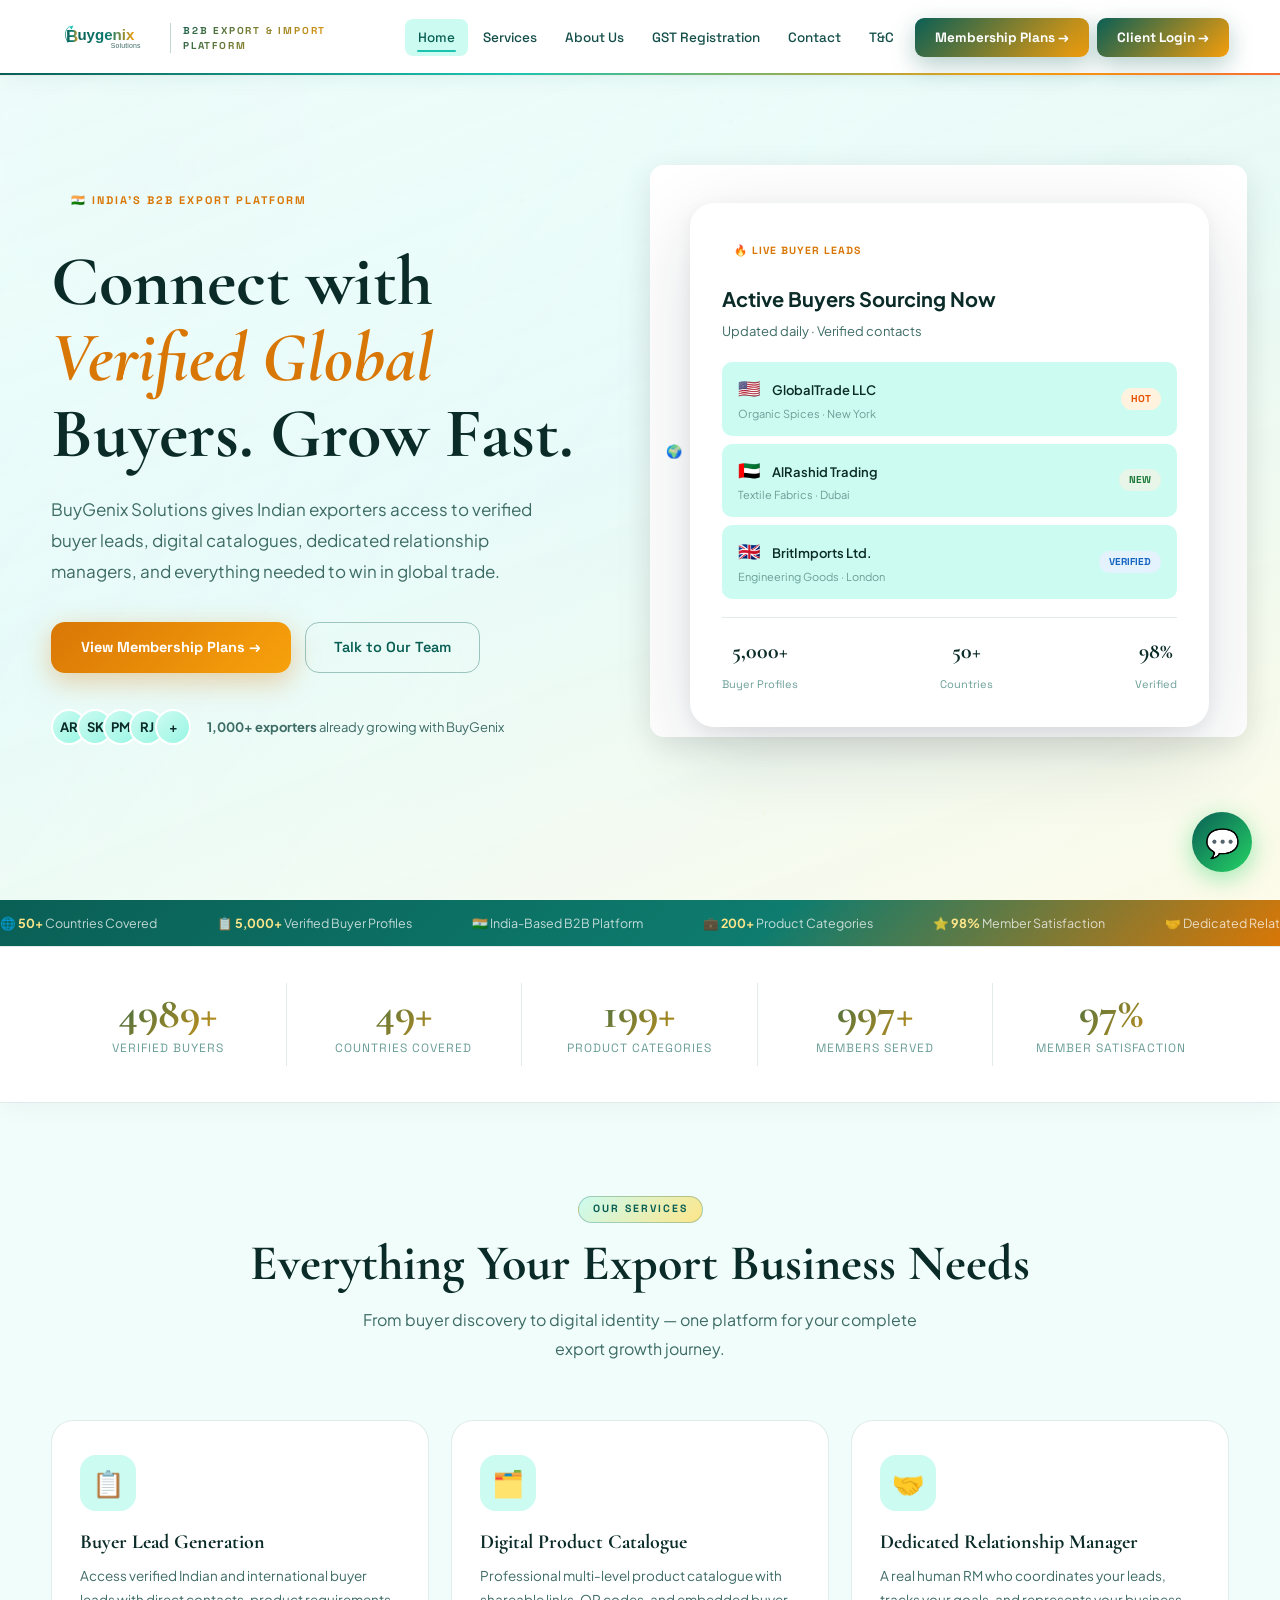
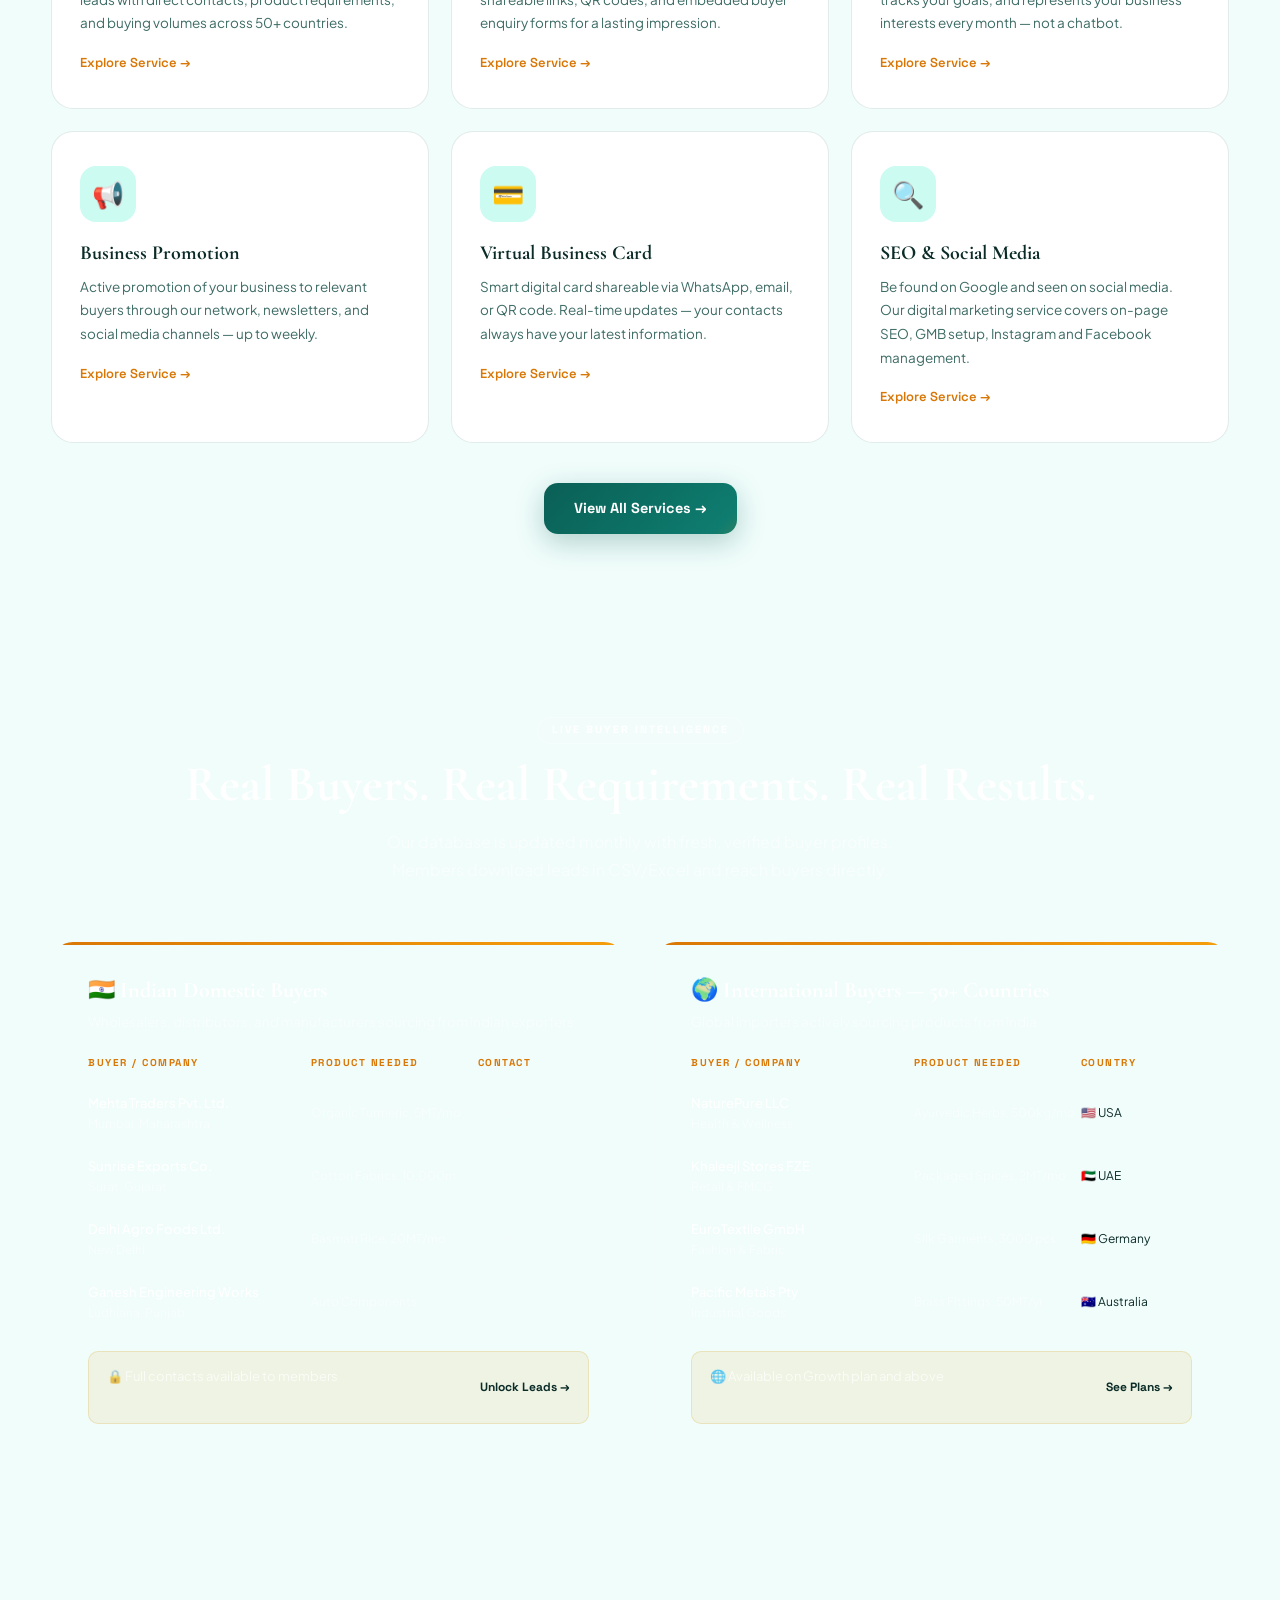
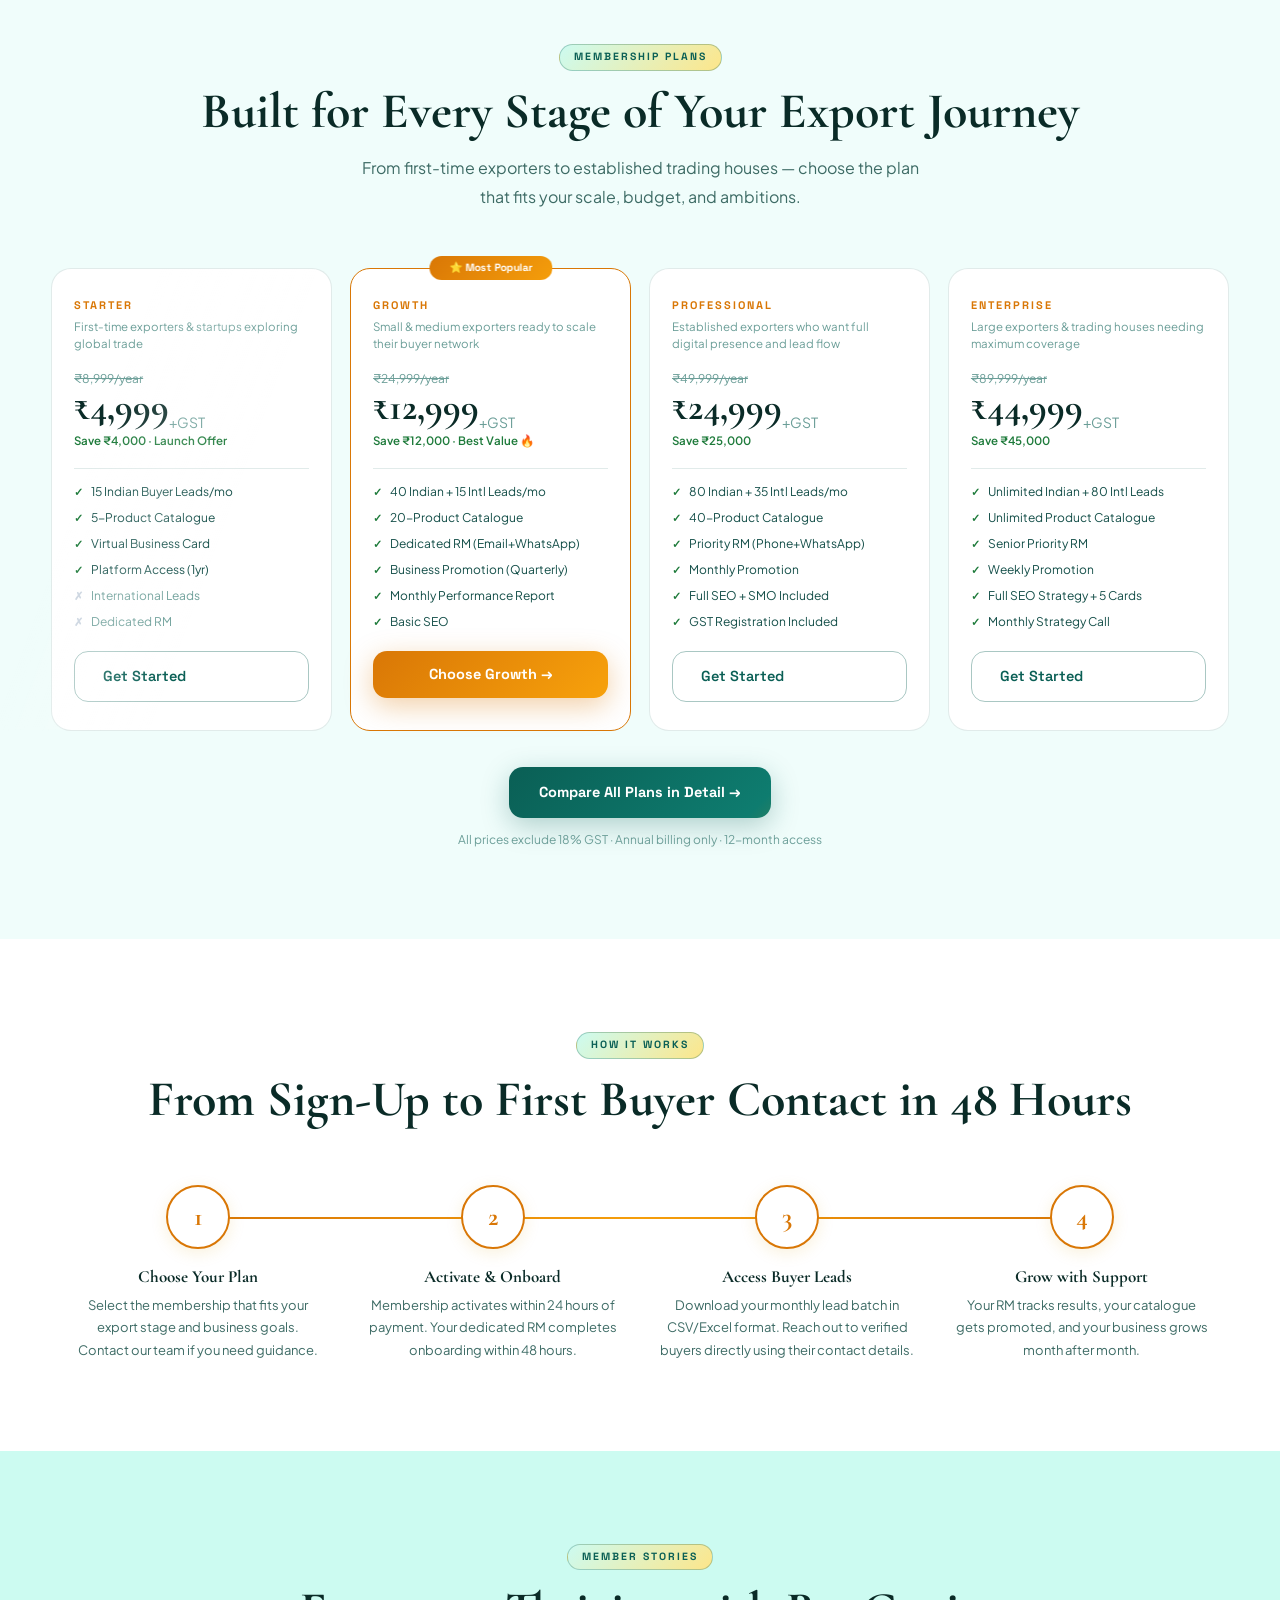
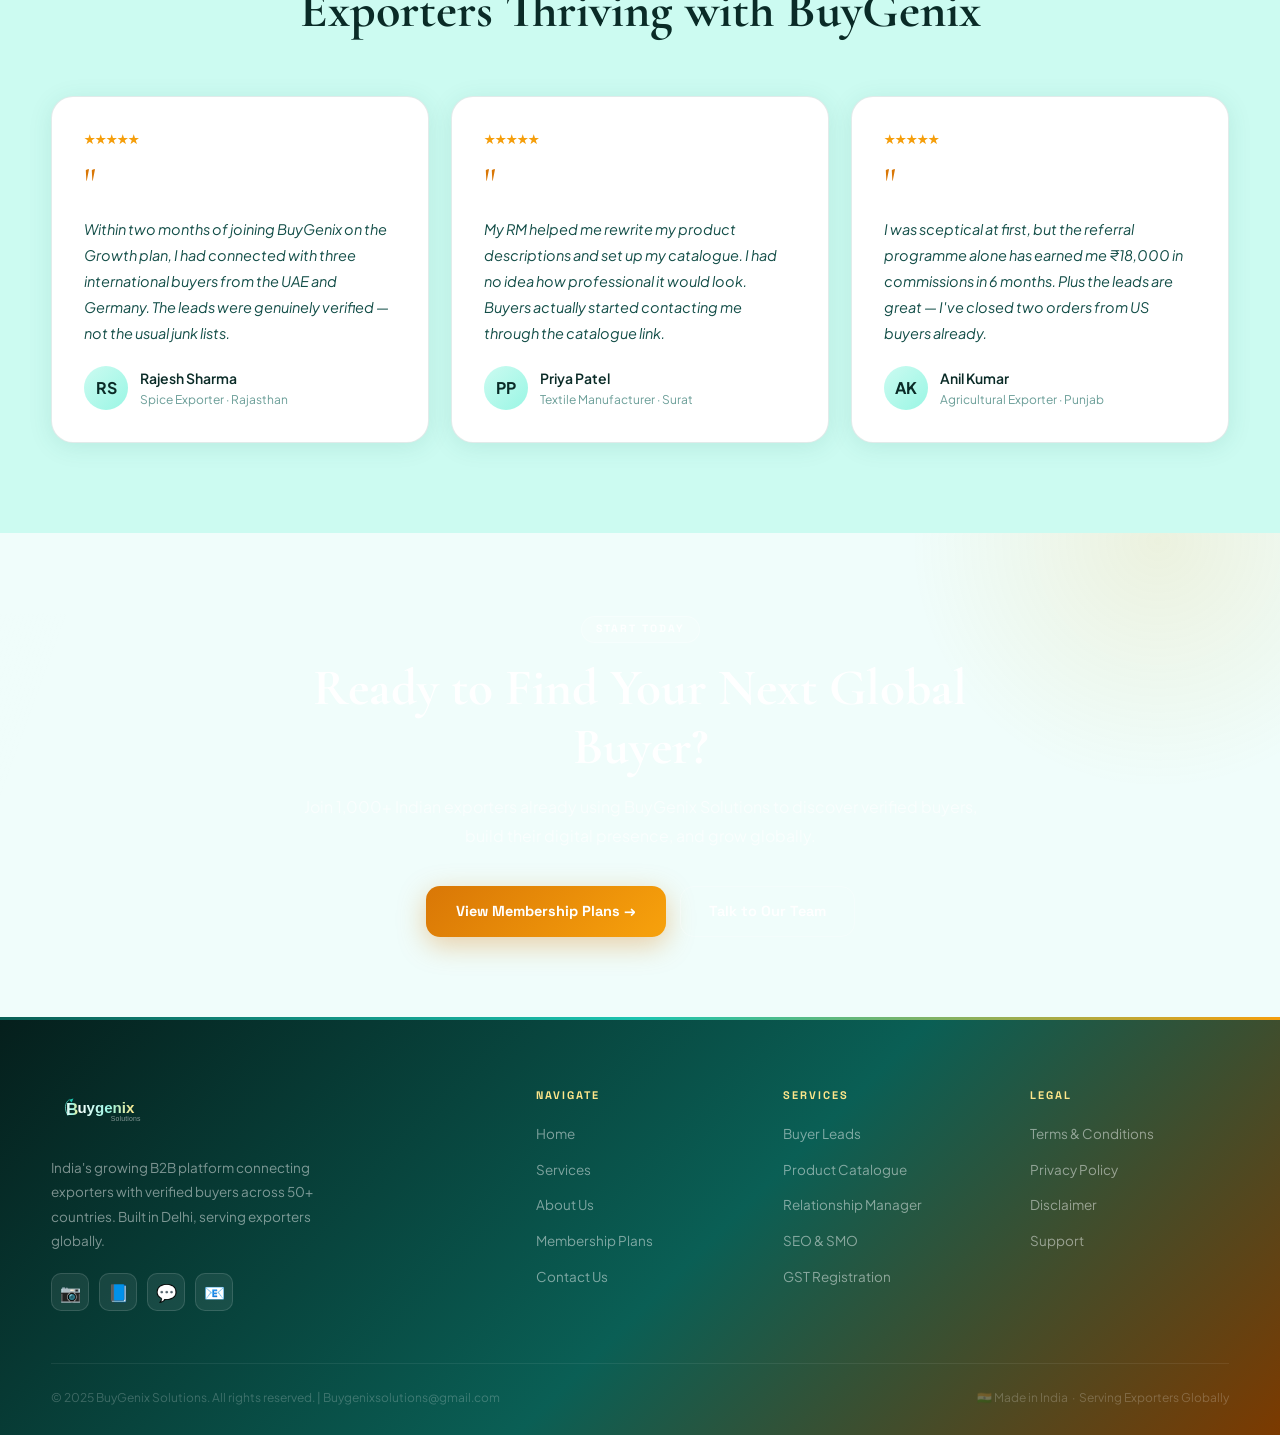
<file: index.html>
<!DOCTYPE html>
<html lang="en">
<head>
<meta charset="UTF-8">
<meta name="viewport" content="width=device-width, initial-scale=1.0">
<title>BuyGenix Solutions — India's Premier B2B Export-Import Platform</title>
<meta name="description" content="Connect with verified global buyers. Grow your export business with BuyGenix Solutions — buyer leads, digital catalogues, GST assistance and more.">
<link rel="preconnect" href="https://fonts.googleapis.com">
<link href="https://fonts.googleapis.com/css2?family=Cormorant+Garamond:ital,wght@0,400;0,500;0,600;0,700;1,400;1,600&family=Plus+Jakarta+Sans:wght@300;400;500;600;700&family=Space+Grotesk:wght@400;500;600;700&display=swap" rel="stylesheet">
<link rel="stylesheet" href="shared.css">
<style>
/* ── HERO ── */
.hero {
  position: relative; z-index: 2;
  min-height: 100vh;
  display: flex; align-items: center;
  padding: 110px 4% 80px;
}
.hero-inner { max-width: 1280px; margin: 0 auto; width: 100%; }
.hero-grid { display: grid; grid-template-columns: 1fr 1fr; gap: 60px; align-items: center; }
.hero-left {}
.hero-eyebrow {
  display: inline-flex; align-items: center; gap: 8px;
  background: linear-gradient(135deg, var(--gold-pale), #FFF8E7);
  border: 1px solid var(--border-gold);
  color: var(--gold);
  padding: 7px 20px;
  border-radius: 100px;
  font-size: 11px;
  font-weight: 700;
  letter-spacing: 2px;
  text-transform: uppercase;
  margin-bottom: 28px;
  font-family: 'Space Grotesk', sans-serif;
  animation: fadeUp 0.7s ease both;
}
.hero h1 {
  font-size: clamp(44px, 5.5vw, 78px);
  color: var(--navy);
  margin-bottom: 22px;
  line-height: 1.08;
  animation: fadeUp 0.7s 0.1s ease both;
}
.hero h1 .accent { color: var(--gold); font-style: italic; }
.hero h1 .line2 { display: block; }
.hero-sub {
  font-size: 17px;
  color: var(--text-mid);
  max-width: 520px;
  line-height: 1.8;
  margin-bottom: 36px;
  animation: fadeUp 0.7s 0.2s ease both;
}
.hero-btns {
  display: flex; gap: 14px; flex-wrap: wrap;
  animation: fadeUp 0.7s 0.3s ease both;
}
.hero-trust {
  display: flex; align-items: center; gap: 16px;
  margin-top: 36px;
  animation: fadeUp 0.7s 0.4s ease both;
}
.trust-avatars {
  display: flex;
}
.trust-avatars span {
  width: 36px; height: 36px;
  border-radius: 50%;
  border: 2px solid white;
  background: linear-gradient(135deg, var(--sky), var(--sky-mid));
  display: flex; align-items: center; justify-content: center;
  font-size: 13px;
  margin-left: -10px;
  font-weight: 700;
  color: var(--navy);
}
.trust-avatars span:first-child { margin-left: 0; }
.trust-text { font-size: 13px; color: var(--text-mid); }
.trust-text strong { color: var(--navy); }

/* Hero right — 3D floating card stack */
.hero-right {
  position: relative;
  animation: fadeUp 0.7s 0.2s ease both;
}
.hero-card-main {
  background: white;
  border-radius: 24px;
  padding: 32px;
  box-shadow: 0 24px 80px rgba(11,25,41,0.14), 0 4px 16px rgba(11,25,41,0.06);
  position: relative;
  transform-style: preserve-3d;
  animation: floatCard 6s ease-in-out infinite;
}
.hero-card-main::before {
  content: '';
  position: absolute; inset: -1px;
  border-radius: 25px;
  background: linear-gradient(135deg, var(--sky-mid), var(--gold-pale), var(--sky-mid));
  z-index: -1;
  opacity: 0.7;
}
@keyframes floatCard {
  0%, 100% { transform: translateY(0px) rotate(-1deg); }
  50% { transform: translateY(-12px) rotate(0.5deg); }
}
.hero-card-badge {
  display: inline-flex; align-items: center; gap: 6px;
  background: var(--gold-pale); color: var(--gold);
  padding: 5px 12px; border-radius: 100px;
  font-size: 10.5px; font-weight: 700;
  letter-spacing: 1px; text-transform: uppercase;
  margin-bottom: 18px;
  font-family: 'Space Grotesk', sans-serif;
}
.hero-card-title {
  font-size: 20px; color: var(--navy); font-weight: 700;
  margin-bottom: 6px;
}
.hero-card-sub { font-size: 13px; color: var(--text-mid); margin-bottom: 20px; }
.lead-row {
  display: flex; align-items: center; justify-content: space-between;
  background: var(--sky);
  border-radius: 10px;
  padding: 12px 16px;
  margin-bottom: 8px;
  font-size: 13px;
}
.lead-row-flag { font-size: 18px; margin-right: 10px; }
.lead-row-name { font-weight: 600; color: var(--navy); }
.lead-row-cat { font-size: 11px; color: var(--text-light); }
.lead-row-badge {
  font-size: 10px; font-weight: 700;
  padding: 3px 10px; border-radius: 100px;
  font-family: 'Space Grotesk', sans-serif;
}
.badge-new { background: #E8F5E9; color: #1D7A3A; }
.badge-hot { background: #FFF3E0; color: #E65100; }
.badge-verify { background: #E3F2FD; color: #1565C0; }
.hero-card-footer {
  display: flex; justify-content: space-between; align-items: center;
  margin-top: 18px; padding-top: 16px;
  border-top: 1px solid var(--border-soft);
}
.hero-card-stat { text-align: center; }
.hero-card-stat strong { display: block; font-size: 22px; color: var(--navy); font-family: 'Cormorant Garamond', serif; }
.hero-card-stat span { font-size: 11px; color: var(--text-light); font-family: 'Space Grotesk', sans-serif; }

.hero-float-pill {
  position: absolute;
  background: white;
  border-radius: 14px;
  padding: 12px 16px;
  box-shadow: 0 8px 32px rgba(11,25,41,0.1);
  font-size: 13px;
  font-weight: 600;
  color: var(--navy);
  white-space: nowrap;
  display: flex; align-items: center; gap: 8px;
  animation: floatPill 4s ease-in-out infinite;
}
.hero-float-pill:nth-child(2) { animation-delay: 1s; top: -18px; right: -18px; }
.hero-float-pill:nth-child(3) { animation-delay: 2s; bottom: 30px; left: -24px; }
@keyframes floatPill {
  0%, 100% { transform: translateY(0); }
  50% { transform: translateY(-6px); }
}

/* ── STATS BAR ── */
.stats-strip {
  position: relative; z-index: 2;
  background: white;
  border-top: 1px solid var(--border-soft);
  border-bottom: 1px solid var(--border-soft);
  padding: 36px 4%;
  box-shadow: 0 4px 24px rgba(11,25,41,0.04);
}
.stats-inner {
  max-width: 1200px; margin: 0 auto;
  display: grid; grid-template-columns: repeat(5, 1fr);
  gap: 0;
}
.stat-item {
  text-align: center;
  padding: 8px 20px;
  border-right: 1px solid var(--border-soft);
}
.stat-item:last-child { border-right: none; }
.stat-item .counter-val { font-size: 44px; }

/* ── SERVICES SECTION ── */
.section {
  position: relative; z-index: 2;
  padding: 90px 4%;
}
.section-inner { max-width: 1200px; margin: 0 auto; }
.section-head { text-align: center; margin-bottom: 56px; }
.section-head h2 { font-size: clamp(32px, 4vw, 50px); color: var(--navy); margin-bottom: 14px; }
.section-head p { font-size: 16px; color: var(--text-mid); max-width: 560px; margin: 0 auto; line-height: 1.8; }

.services-grid {
  display: grid;
  grid-template-columns: repeat(3, 1fr);
  gap: 22px;
}
.svc-card {
  background: white;
  border: 1px solid var(--border-soft);
  border-radius: var(--radius-lg);
  padding: 34px 28px;
  transition: all 0.35s;
  position: relative; overflow: hidden;
  cursor: pointer;
}
.svc-card::after {
  content: '';
  position: absolute; bottom: 0; left: 0; right: 0; height: 3px;
  background: linear-gradient(90deg, var(--gold), var(--gold-bright));
  transform: scaleX(0);
  transform-origin: left;
  transition: transform 0.35s;
}
.svc-card:hover {
  transform: translateY(-6px);
  box-shadow: var(--shadow-lg);
  border-color: var(--border-gold);
}
.svc-card:hover::after { transform: scaleX(1); }
.svc-icon {
  width: 56px; height: 56px;
  border-radius: 16px;
  background: var(--sky);
  display: flex; align-items: center; justify-content: center;
  font-size: 26px; margin-bottom: 20px;
  transition: background 0.3s;
}
.svc-card:hover .svc-icon { background: var(--gold-pale); }
.svc-card h3 { font-size: 20px; color: var(--navy); margin-bottom: 10px; }
.svc-card p { font-size: 13.5px; color: var(--text-mid); line-height: 1.75; }
.svc-link {
  display: inline-flex; align-items: center; gap: 6px;
  margin-top: 18px; font-size: 13px; font-weight: 600;
  color: var(--gold); font-family: 'Space Grotesk', sans-serif;
  transition: gap 0.2s;
}
.svc-card:hover .svc-link { gap: 10px; }

/* ── LEADS PREVIEW ── */
.leads-section { background: var(--navy); }
.leads-section .section-head h2 { color: white; }
.leads-section .section-head p { color: rgba(255,255,255,0.6); }
.leads-grid { display: grid; grid-template-columns: 1fr 1fr; gap: 28px; margin-top: 0; }
.lead-showcase {
  background: rgba(255,255,255,0.05);
  border: 1px solid rgba(255,255,255,0.1);
  border-radius: var(--radius-lg);
  padding: 36px;
  position: relative; overflow: hidden;
}
.lead-showcase::before {
  content: '';
  position: absolute; top: 0; left: 0; right: 0; height: 3px;
  background: linear-gradient(90deg, var(--gold), var(--gold-bright));
}
.lead-showcase h3 { font-size: 22px; color: white; margin-bottom: 8px; }
.lead-showcase p { font-size: 13.5px; color: rgba(255,255,255,0.5); margin-bottom: 22px; }
.lead-table { width: 100%; }
.lead-table-head {
  display: grid; grid-template-columns: 2fr 1.5fr 1fr;
  font-size: 10px; font-weight: 700;
  color: var(--gold); letter-spacing: 1.5px;
  text-transform: uppercase; padding: 0 0 10px;
  border-bottom: 1px solid rgba(255,255,255,0.08);
  font-family: 'Space Grotesk', sans-serif;
}
.lead-row-grid {
  display: grid; grid-template-columns: 2fr 1.5fr 1fr;
  padding: 11px 0;
  border-bottom: 1px solid rgba(255,255,255,0.05);
  font-size: 13px;
  align-items: center;
}
.lead-row-grid:last-child { border: none; }
.lr-name { color: white; font-weight: 500; }
.lr-prod { color: rgba(255,255,255,0.5); font-size: 12px; }
.lr-blurred { filter: blur(5px); color: rgba(255,255,255,0.4); user-select: none; font-size: 12px; }
.lead-cta-strip {
  background: rgba(212,160,23,0.1);
  border: 1px solid rgba(212,160,23,0.2);
  border-radius: 10px;
  padding: 14px 18px;
  margin-top: 18px;
  display: flex; align-items: center; justify-content: space-between;
}
.lead-cta-strip p { font-size: 13px; color: rgba(255,255,255,0.7); }
.lead-cta-strip a {
  font-size: 12px; font-weight: 700; color: var(--gold-light);
  font-family: 'Space Grotesk', sans-serif;
  white-space: nowrap;
}

/* ── MEMBERSHIP PREVIEW ── */
.membership-light { background: var(--cream); }
.plans-preview-grid {
  display: grid;
  grid-template-columns: repeat(4, 1fr);
  gap: 18px;
  margin-top: 0;
}
.plan-card {
  background: white;
  border: 1.5px solid var(--border-soft);
  border-radius: 20px;
  padding: 28px 22px;
  position: relative;
  transition: all 0.3s;
}
.plan-card:hover { transform: translateY(-6px); box-shadow: var(--shadow-mid); }
.plan-card.featured {
  border-color: var(--gold);
  box-shadow: var(--shadow-gold);
}
.plan-star {
  position: absolute; top: -13px; left: 50%;
  transform: translateX(-50%);
  background: linear-gradient(135deg, var(--gold), var(--gold-bright));
  color: white;
  padding: 4px 20px; border-radius: 100px;
  font-size: 10.5px; font-weight: 700;
  white-space: nowrap;
  font-family: 'Space Grotesk', sans-serif;
}
.plan-tier {
  font-size: 11px; font-weight: 700; letter-spacing: 2px;
  text-transform: uppercase; color: var(--gold);
  font-family: 'Space Grotesk', sans-serif;
  margin-bottom: 4px;
}
.plan-desc { font-size: 11.5px; color: var(--text-light); margin-bottom: 16px; line-height: 1.5; }
.plan-price-wrap { margin-bottom: 18px; }
.plan-orig { font-size: 12px; color: var(--text-light); text-decoration: line-through; }
.plan-price { font-size: 38px; color: var(--navy); font-family: 'Cormorant Garamond', serif; font-weight: 700; line-height: 1; }
.plan-price sub { font-size: 14px; color: var(--text-light); font-family: 'Plus Jakarta Sans', sans-serif; font-weight: 400; }
.plan-save { font-size: 11.5px; color: #1D7A3A; font-weight: 600; margin-top: 3px; }
.plan-divider { height: 1px; background: var(--border-soft); margin: 14px 0; }
.plan-features { list-style: none; display: flex; flex-direction: column; gap: 8px; margin-bottom: 20px; }
.plan-features li {
  font-size: 12px; color: var(--text-body);
  display: flex; align-items: flex-start; gap: 8px; line-height: 1.5;
}
.pf-yes { color: #1D7A3A; font-size: 11px; margin-top: 1px; flex-shrink: 0; font-weight: 700; }
.pf-no { color: #CBD5E0; font-size: 11px; margin-top: 1px; flex-shrink: 0; font-weight: 700; }
.pf-dim { color: var(--text-light); }
.plan-btn-wrap { width: 100%; }
.plan-card .btn-primary, .plan-card .btn-gold { width: 100%; justify-content: center; padding: 12px 20px; }

/* ── PROCESS SECTION ── */
.process-section { background: white; }
.process-steps {
  display: grid; grid-template-columns: repeat(4, 1fr); gap: 0;
  position: relative; margin-top: 0;
}
.process-steps::before {
  content: '';
  position: absolute; top: 32px; left: calc(12.5% + 16px); right: calc(12.5% + 16px);
  height: 2px;
  background: linear-gradient(90deg, var(--gold), var(--gold-bright), var(--gold));
  z-index: 0;
}
.process-step { text-align: center; padding: 0 20px; position: relative; z-index: 1; }
.step-num {
  width: 64px; height: 64px;
  border-radius: 50%;
  background: white;
  border: 2px solid var(--gold);
  display: flex; align-items: center; justify-content: center;
  font-family: 'Cormorant Garamond', serif;
  font-size: 26px; font-weight: 700;
  color: var(--gold);
  margin: 0 auto 18px;
  box-shadow: 0 4px 16px rgba(212,160,23,0.15);
}
.process-step h4 { font-size: 17px; color: var(--navy); margin-bottom: 8px; }
.process-step p { font-size: 13px; color: var(--text-mid); line-height: 1.7; }

/* ── TESTIMONIALS ── */
.testimonials-section { background: var(--sky); }
.testimonials-grid { display: grid; grid-template-columns: repeat(3, 1fr); gap: 22px; }
.testi-card {
  background: white; border-radius: var(--radius-lg);
  padding: 32px; box-shadow: var(--shadow-soft);
  border: 1px solid var(--border-soft);
  position: relative;
}
.testi-quote {
  font-size: 42px; line-height: 1; color: var(--gold);
  font-family: 'Cormorant Garamond', serif;
  margin-bottom: 12px;
}
.testi-text { font-size: 14.5px; color: var(--text-body); line-height: 1.8; margin-bottom: 20px; font-style: italic; }
.testi-author { display: flex; align-items: center; gap: 12px; }
.testi-avatar {
  width: 44px; height: 44px; border-radius: 50%;
  background: linear-gradient(135deg, var(--sky), var(--sky-mid));
  display: flex; align-items: center; justify-content: center;
  font-weight: 700; font-size: 16px; color: var(--navy);
  flex-shrink: 0;
}
.testi-name { font-size: 14px; font-weight: 600; color: var(--navy); }
.testi-role { font-size: 12px; color: var(--text-light); }
.testi-stars { color: var(--gold-bright); font-size: 13px; margin-bottom: 12px; }

/* ── WHY CHOOSE US ── */
.why-section {}
.why-grid { display: grid; grid-template-columns: 1fr 1fr; gap: 48px; align-items: center; }
.why-image-block { position: relative; }
.why-img-main {
  border-radius: var(--radius-xl);
  overflow: hidden;
  box-shadow: var(--shadow-lg);
}
.why-img-main img { width: 100%; height: 380px; object-fit: cover; display: block; }
.why-float-stat {
  position: absolute; bottom: -18px; right: -18px;
  background: white; border-radius: 18px;
  padding: 18px 22px;
  box-shadow: var(--shadow-mid);
  text-align: center;
}
.why-features { display: flex; flex-direction: column; gap: 20px; }
.why-feat-item {
  display: flex; gap: 16px; align-items: flex-start;
  padding: 18px; border-radius: var(--radius);
  border: 1px solid var(--border-soft);
  background: white;
  transition: all 0.3s;
}
.why-feat-item:hover { border-color: var(--border-gold); box-shadow: var(--shadow-soft); }
.why-feat-icon {
  width: 44px; height: 44px; border-radius: 12px;
  background: var(--gold-pale); display: flex; align-items: center; justify-content: center;
  font-size: 20px; flex-shrink: 0;
}
.why-feat-item h4 { font-size: 15px; color: var(--navy); margin-bottom: 4px; }
.why-feat-item p { font-size: 13px; color: var(--text-mid); line-height: 1.7; }

/* ── CTA BANNER ── */
.cta-banner {
  position: relative; z-index: 2;
  background: linear-gradient(135deg, var(--navy), var(--navy-mid), var(--slate));
  padding: 80px 4%;
  overflow: hidden;
}
.cta-banner::before {
  content: '';
  position: absolute; top: -50%; right: -10%;
  width: 500px; height: 500px; border-radius: 50%;
  background: radial-gradient(circle, rgba(212,160,23,0.12), transparent 70%);
  pointer-events: none;
}
.cta-inner {
  max-width: 700px; margin: 0 auto; text-align: center;
  position: relative; z-index: 1;
}
.cta-inner h2 { font-size: clamp(32px, 4vw, 52px); color: white; margin-bottom: 16px; }
.cta-inner p { font-size: 16px; color: rgba(255,255,255,0.65); margin-bottom: 36px; line-height: 1.8; }
.cta-btns { display: flex; gap: 14px; justify-content: center; flex-wrap: wrap; }

@keyframes fadeUp {
  from { opacity: 0; transform: translateY(20px); }
  to { opacity: 1; transform: translateY(0); }
}

@media (max-width: 1024px) {
  .hero-grid, .why-grid { grid-template-columns: 1fr; }
  .hero-right { display: none; }
  .services-grid { grid-template-columns: 1fr 1fr; }
  .plans-preview-grid { grid-template-columns: 1fr 1fr; }
  .leads-grid { grid-template-columns: 1fr; }
  .process-steps { grid-template-columns: 1fr 1fr; }
  .process-steps::before { display: none; }
  .stats-inner { grid-template-columns: repeat(3, 1fr); }
}
@media (max-width: 768px) {
  .services-grid { grid-template-columns: 1fr; }
  .plans-preview-grid { grid-template-columns: 1fr; }
  .testimonials-grid { grid-template-columns: 1fr; }
  .stats-inner { grid-template-columns: repeat(2, 1fr); }
  .process-steps { grid-template-columns: 1fr; }
  .stat-item { border-right: none; border-bottom: 1px solid var(--border-soft); }
}
</style>
</head>
<body>

<canvas id="bg-canvas"></canvas>
<div class="page-overlay"></div>

<!-- WhatsApp Float -->
<a href="https://wa.me/919818187246" class="wa-float" title="Chat on WhatsApp">💬</a>

<!-- Navigation -->
<nav>
  <div class="logo">
    <div class="logo-svg-wrap"></div>
    <span class="logo-tagline">B2B Export &amp; Import<br>Platform</span>
  </div>
  <div class="nav-links">
    <a href="index.html" class="active">Home</a>
    <a href="services.html">Services</a>
    <a href="about.html">About Us</a>
    <a href="gst.html">GST Registration</a>
    <a href="contact.html">Contact</a>
    <a href="terms.html">T&amp;C</a>
    <a href="membership.html" class="nav-cta">Membership Plans →</a><a href="login.html" class="nav-cta" style="background:var(--gold);color:white;margin-left:6px">Client Login →</a>
  </div>
  <div class="nav-burger">
    <span></span><span></span><span></span>
  </div>
</nav>

<div class="mobile-nav-overlay">
  <a href="index.html">Home</a>
  <a href="services.html">Services</a>
  <a href="about.html">About Us</a>
  <a href="gst.html">GST Registration</a>
  <a href="contact.html">Contact</a>
  <a href="terms.html">T&amp;C</a>
  <a href="membership.html" class="nav-cta">Membership Plans →</a><a href="login.html" class="nav-cta" style="background:var(--gold);color:white;margin-left:6px">Client Login →</a>
</div>

<!-- HERO -->
<section class="hero">
  <div class="hero-inner">
    <div class="hero-grid">
      <div class="hero-left">
        <div class="hero-eyebrow">🇮🇳 India's B2B Export Platform</div>
        <h1>
          Connect with<br>
          <span class="accent">Verified Global</span>
          <span class="line2">Buyers. Grow Fast.</span>
        </h1>
        <p class="hero-sub">BuyGenix Solutions gives Indian exporters access to verified buyer leads, digital catalogues, dedicated relationship managers, and everything needed to win in global trade.</p>
        <div class="hero-btns">
          <a href="membership.html" class="btn-gold">View Membership Plans →</a>
          <a href="contact.html" class="btn-outline">Talk to Our Team</a>
        </div>
        <div class="hero-trust">
          <div class="trust-avatars">
            <span>AR</span><span>SK</span><span>PM</span><span>RJ</span><span>+</span>
          </div>
          <p class="trust-text"><strong>1,000+ exporters</strong> already growing with BuyGenix</p>
        </div>
      </div>
      <div class="hero-right">
        <div style="position:relative;padding:20px;">
          <!-- Float pills -->
          <div class="hero-float-pill" style="position:absolute;top:-10px;right:0px;">
            ✅ <span>Lead Verified</span>
          </div>
          <div class="hero-float-pill" style="position:absolute;bottom:10px;left:-20px;">
            🌍 <span>50+ Countries</span>
          </div>
          <!-- Main card -->
          <div class="hero-card-main tilt-card">
            <div class="hero-card-badge">🔥 Live Buyer Leads</div>
            <div class="hero-card-title">Active Buyers Sourcing Now</div>
            <div class="hero-card-sub">Updated daily · Verified contacts</div>
            <div class="lead-row">
              <span>
                <span class="lead-row-flag">🇺🇸</span>
                <span class="lead-row-name">GlobalTrade LLC</span><br>
                <span class="lead-row-cat">Organic Spices · New York</span>
              </span>
              <span class="lead-row-badge badge-hot">HOT</span>
            </div>
            <div class="lead-row">
              <span>
                <span class="lead-row-flag">🇦🇪</span>
                <span class="lead-row-name">AlRashid Trading</span><br>
                <span class="lead-row-cat">Textile Fabrics · Dubai</span>
              </span>
              <span class="lead-row-badge badge-new">NEW</span>
            </div>
            <div class="lead-row">
              <span>
                <span class="lead-row-flag">🇬🇧</span>
                <span class="lead-row-name">BritImports Ltd.</span><br>
                <span class="lead-row-cat">Engineering Goods · London</span>
              </span>
              <span class="lead-row-badge badge-verify">VERIFIED</span>
            </div>
            <div class="hero-card-footer">
              <div class="hero-card-stat">
                <strong>5,000+</strong>
                <span>Buyer Profiles</span>
              </div>
              <div class="hero-card-stat">
                <strong>50+</strong>
                <span>Countries</span>
              </div>
              <div class="hero-card-stat">
                <strong>98%</strong>
                <span>Verified</span>
              </div>
            </div>
          </div>
        </div>
      </div>
    </div>
  </div>
</section>

<!-- TICKER -->
<div class="ticker-wrap">
  <div class="ticker-track">
    <span>🌐 <strong>50+</strong> Countries Covered</span>
    <span>📋 <strong>5,000+</strong> Verified Buyer Profiles</span>
    <span>🇮🇳 India-Based B2B Platform</span>
    <span>💼 <strong>200+</strong> Product Categories</span>
    <span>⭐ <strong>98%</strong> Member Satisfaction</span>
    <span>🤝 Dedicated Relationship Manager</span>
    <span>🔒 GST Registration Assistance</span>
    <span>📊 Monthly Performance Reports</span>
    <span>💳 Virtual Business Card Included</span>
    <span>📢 Active Business Promotion</span>
    <span>💰 3-Level Referral Programme</span>
    <span>🌐 <strong>50+</strong> Countries Covered</span>
    <span>📋 <strong>5,000+</strong> Verified Buyer Profiles</span>
    <span>🇮🇳 India-Based B2B Platform</span>
    <span>💼 <strong>200+</strong> Product Categories</span>
    <span>⭐ <strong>98%</strong> Member Satisfaction</span>
    <span>🤝 Dedicated Relationship Manager</span>
    <span>🔒 GST Registration Assistance</span>
  </div>
</div>

<!-- STATS STRIP -->
<div class="stats-strip">
  <div class="stats-inner">
    <div class="stat-item reveal">
      <div class="counter-val" data-count="5000" data-suffix="+">0</div>
      <div class="counter-label">Verified Buyers</div>
    </div>
    <div class="stat-item reveal">
      <div class="counter-val" data-count="50" data-suffix="+">0</div>
      <div class="counter-label">Countries Covered</div>
    </div>
    <div class="stat-item reveal">
      <div class="counter-val" data-count="200" data-suffix="+">0</div>
      <div class="counter-label">Product Categories</div>
    </div>
    <div class="stat-item reveal">
      <div class="counter-val" data-count="1000" data-suffix="+">0</div>
      <div class="counter-label">Members Served</div>
    </div>
    <div class="stat-item reveal">
      <div class="counter-val" data-count="98" data-suffix="%">0</div>
      <div class="counter-label">Member Satisfaction</div>
    </div>
  </div>
</div>

<!-- SERVICES -->
<section class="section">
  <div class="section-inner">
    <div class="section-head">
      <div class="section-label reveal">Our Services</div>
      <h2 class="reveal">Everything Your Export Business Needs</h2>
      <p class="reveal">From buyer discovery to digital identity — one platform for your complete export growth journey.</p>
    </div>
    <div class="services-grid">
      <a href="services.html#leads" class="svc-card tilt-card reveal">
        <div class="svc-icon">📋</div>
        <h3>Buyer Lead Generation</h3>
        <p>Access verified Indian and international buyer leads with direct contacts, product requirements, and buying volumes across 50+ countries.</p>
        <span class="svc-link">Explore Service →</span>
      </a>
      <a href="services.html#catalogue" class="svc-card tilt-card reveal">
        <div class="svc-icon">🗂️</div>
        <h3>Digital Product Catalogue</h3>
        <p>Professional multi-level product catalogue with shareable links, QR codes, and embedded buyer enquiry forms for a lasting impression.</p>
        <span class="svc-link">Explore Service →</span>
      </a>
      <a href="services.html#rm" class="svc-card tilt-card reveal">
        <div class="svc-icon">🤝</div>
        <h3>Dedicated Relationship Manager</h3>
        <p>A real human RM who coordinates your leads, tracks your goals, and represents your business interests every month — not a chatbot.</p>
        <span class="svc-link">Explore Service →</span>
      </a>
      <a href="services.html#promotion" class="svc-card tilt-card reveal">
        <div class="svc-icon">📢</div>
        <h3>Business Promotion</h3>
        <p>Active promotion of your business to relevant buyers through our network, newsletters, and social media channels — up to weekly.</p>
        <span class="svc-link">Explore Service →</span>
      </a>
      <a href="services.html#bizcard" class="svc-card tilt-card reveal">
        <div class="svc-icon">💳</div>
        <h3>Virtual Business Card</h3>
        <p>Smart digital card shareable via WhatsApp, email, or QR code. Real-time updates — your contacts always have your latest information.</p>
        <span class="svc-link">Explore Service →</span>
      </a>
      <a href="services.html#seo" class="svc-card tilt-card reveal">
        <div class="svc-icon">🔍</div>
        <h3>SEO &amp; Social Media</h3>
        <p>Be found on Google and seen on social media. Our digital marketing service covers on-page SEO, GMB setup, Instagram and Facebook management.</p>
        <span class="svc-link">Explore Service →</span>
      </a>
    </div>
    <div style="text-align:center;margin-top:40px;" class="reveal">
      <a href="services.html" class="btn-primary">View All Services →</a>
    </div>
  </div>
</section>

<!-- LEADS SHOWCASE -->
<section class="section leads-section">
  <div class="section-inner">
    <div class="section-head">
      <div class="section-label dark reveal">Live Buyer Intelligence</div>
      <h2 class="reveal">Real Buyers. Real Requirements. Real Results.</h2>
      <p class="reveal" style="color:rgba(255,255,255,0.6);">Our database is updated monthly with fresh, verified buyer profiles. Members download leads in CSV/Excel and reach buyers directly.</p>
    </div>
    <div class="leads-grid">
      <div class="lead-showcase reveal-left">
        <h3>🇮🇳 Indian Domestic Buyers</h3>
        <p>Wholesalers, distributors, and manufacturers sourcing from Indian exporters</p>
        <div class="lead-table">
          <div class="lead-table-head">
            <span>Buyer / Company</span>
            <span>Product Needed</span>
            <span>Contact</span>
          </div>
          <div class="lead-row-grid">
            <div>
              <div class="lr-name">Mehta Traders Pvt. Ltd.</div>
              <div class="lr-prod">Mumbai, Maharashtra</div>
            </div>
            <div class="lr-prod">Organic Turmeric, 5MT/mo</div>
            <div class="lr-blurred">+91 98XXX XXXXX</div>
          </div>
          <div class="lead-row-grid">
            <div>
              <div class="lr-name">Sunrise Exports Co.</div>
              <div class="lr-prod">Surat, Gujarat</div>
            </div>
            <div class="lr-prod">Cotton Fabrics, 10,000m</div>
            <div class="lr-blurred">+91 77XXX XXXXX</div>
          </div>
          <div class="lead-row-grid">
            <div>
              <div class="lr-name">Delhi Agro Foods Ltd.</div>
              <div class="lr-prod">New Delhi</div>
            </div>
            <div class="lr-prod">Basmati Rice, 20MT/mo</div>
            <div class="lr-blurred">+91 88XXX XXXXX</div>
          </div>
          <div class="lead-row-grid">
            <div>
              <div class="lr-name">Ganesh Engineering Works</div>
              <div class="lr-prod">Ludhiana, Punjab</div>
            </div>
            <div class="lr-prod">Auto Components</div>
            <div class="lr-blurred">+91 70XXX XXXXX</div>
          </div>
        </div>
        <div class="lead-cta-strip">
          <p>🔒 Full contacts available to members</p>
          <a href="membership.html">Unlock Leads →</a>
        </div>
      </div>
      <div class="lead-showcase reveal-right">
        <h3>🌍 International Buyers — 50+ Countries</h3>
        <p>Global importers actively sourcing products from India</p>
        <div class="lead-table">
          <div class="lead-table-head">
            <span>Buyer / Company</span>
            <span>Product Needed</span>
            <span>Country</span>
          </div>
          <div class="lead-row-grid">
            <div>
              <div class="lr-name">NaturePure LLC</div>
              <div class="lr-prod">Health &amp; Wellness</div>
            </div>
            <div class="lr-prod">Ayurvedic Herbs, 500kg/mo</div>
            <div class="lr-prod" style="color:var(--gold-light);">🇺🇸 USA</div>
          </div>
          <div class="lead-row-grid">
            <div>
              <div class="lr-name">Khaleeji Stores FZE</div>
              <div class="lr-prod">Retail &amp; FMCG</div>
            </div>
            <div class="lr-prod">Packaged Spices, 2MT/mo</div>
            <div class="lr-prod" style="color:var(--gold-light);">🇦🇪 UAE</div>
          </div>
          <div class="lead-row-grid">
            <div>
              <div class="lr-name">EuroTextile GmbH</div>
              <div class="lr-prod">Fashion &amp; Fabric</div>
            </div>
            <div class="lr-prod">Silk Garments, 3000 pcs</div>
            <div class="lr-prod" style="color:var(--gold-light);">🇩🇪 Germany</div>
          </div>
          <div class="lead-row-grid">
            <div>
              <div class="lr-name">Pacific Metals Pty</div>
              <div class="lr-prod">Industrial Goods</div>
            </div>
            <div class="lr-prod">Brass Fittings, 50MT/yr</div>
            <div class="lr-prod" style="color:var(--gold-light);">🇦🇺 Australia</div>
          </div>
        </div>
        <div class="lead-cta-strip">
          <p>🌐 Available on Growth plan and above</p>
          <a href="membership.html">See Plans →</a>
        </div>
      </div>
    </div>
  </div>
</section>

<!-- MEMBERSHIP PREVIEW -->
<section class="section membership-light">
  <div class="section-inner">
    <div class="section-head">
      <div class="section-label reveal">Membership Plans</div>
      <h2 class="reveal">Built for Every Stage of Your Export Journey</h2>
      <p class="reveal">From first-time exporters to established trading houses — choose the plan that fits your scale, budget, and ambitions.</p>
    </div>
    <div class="plans-preview-grid">
      <div class="plan-card reveal tilt-card">
        <div class="plan-tier">Starter</div>
        <div class="plan-desc">First-time exporters &amp; startups exploring global trade</div>
        <div class="plan-price-wrap">
          <div class="plan-orig">₹8,999/year</div>
          <div class="plan-price">₹4,999<sub>+GST</sub></div>
          <div class="plan-save">Save ₹4,000 · Launch Offer</div>
        </div>
        <div class="plan-divider"></div>
        <ul class="plan-features">
          <li><span class="pf-yes">✓</span> 15 Indian Buyer Leads/mo</li>
          <li><span class="pf-yes">✓</span> 5-Product Catalogue</li>
          <li><span class="pf-yes">✓</span> Virtual Business Card</li>
          <li><span class="pf-yes">✓</span> Platform Access (1yr)</li>
          <li><span class="pf-no">✗</span> <span class="pf-dim">International Leads</span></li>
          <li><span class="pf-no">✗</span> <span class="pf-dim">Dedicated RM</span></li>
        </ul>
        <a href="contact.html" class="btn-outline plan-btn-wrap">Get Started</a>
      </div>
      <div class="plan-card featured reveal tilt-card">
        <div class="plan-star">⭐ Most Popular</div>
        <div class="plan-tier">Growth</div>
        <div class="plan-desc">Small &amp; medium exporters ready to scale their buyer network</div>
        <div class="plan-price-wrap">
          <div class="plan-orig">₹24,999/year</div>
          <div class="plan-price">₹12,999<sub>+GST</sub></div>
          <div class="plan-save">Save ₹12,000 · Best Value 🔥</div>
        </div>
        <div class="plan-divider"></div>
        <ul class="plan-features">
          <li><span class="pf-yes">✓</span> 40 Indian + 15 Intl Leads/mo</li>
          <li><span class="pf-yes">✓</span> 20-Product Catalogue</li>
          <li><span class="pf-yes">✓</span> Dedicated RM (Email+WhatsApp)</li>
          <li><span class="pf-yes">✓</span> Business Promotion (Quarterly)</li>
          <li><span class="pf-yes">✓</span> Monthly Performance Report</li>
          <li><span class="pf-yes">✓</span> Basic SEO</li>
        </ul>
        <a href="contact.html" class="btn-gold plan-btn-wrap">Choose Growth →</a>
      </div>
      <div class="plan-card reveal tilt-card">
        <div class="plan-tier">Professional</div>
        <div class="plan-desc">Established exporters who want full digital presence and lead flow</div>
        <div class="plan-price-wrap">
          <div class="plan-orig">₹49,999/year</div>
          <div class="plan-price">₹24,999<sub>+GST</sub></div>
          <div class="plan-save">Save ₹25,000</div>
        </div>
        <div class="plan-divider"></div>
        <ul class="plan-features">
          <li><span class="pf-yes">✓</span> 80 Indian + 35 Intl Leads/mo</li>
          <li><span class="pf-yes">✓</span> 40-Product Catalogue</li>
          <li><span class="pf-yes">✓</span> Priority RM (Phone+WhatsApp)</li>
          <li><span class="pf-yes">✓</span> Monthly Promotion</li>
          <li><span class="pf-yes">✓</span> Full SEO + SMO Included</li>
          <li><span class="pf-yes">✓</span> GST Registration Included</li>
        </ul>
        <a href="contact.html" class="btn-outline plan-btn-wrap">Get Started</a>
      </div>
      <div class="plan-card reveal tilt-card">
        <div class="plan-tier">Enterprise</div>
        <div class="plan-desc">Large exporters &amp; trading houses needing maximum coverage</div>
        <div class="plan-price-wrap">
          <div class="plan-orig">₹89,999/year</div>
          <div class="plan-price">₹44,999<sub>+GST</sub></div>
          <div class="plan-save">Save ₹45,000</div>
        </div>
        <div class="plan-divider"></div>
        <ul class="plan-features">
          <li><span class="pf-yes">✓</span> Unlimited Indian + 80 Intl Leads</li>
          <li><span class="pf-yes">✓</span> Unlimited Product Catalogue</li>
          <li><span class="pf-yes">✓</span> Senior Priority RM</li>
          <li><span class="pf-yes">✓</span> Weekly Promotion</li>
          <li><span class="pf-yes">✓</span> Full SEO Strategy + 5 Cards</li>
          <li><span class="pf-yes">✓</span> Monthly Strategy Call</li>
        </ul>
        <a href="contact.html" class="btn-outline plan-btn-wrap">Get Started</a>
      </div>
    </div>
    <div style="text-align:center;margin-top:36px;" class="reveal">
      <a href="membership.html" class="btn-primary">Compare All Plans in Detail →</a>
      <p style="margin-top:12px;font-size:12px;color:var(--text-light);">All prices exclude 18% GST · Annual billing only · 12-month access</p>
    </div>
  </div>
</section>

<!-- HOW IT WORKS -->
<section class="section process-section">
  <div class="section-inner">
    <div class="section-head">
      <div class="section-label reveal">How It Works</div>
      <h2 class="reveal">From Sign-Up to First Buyer Contact in 48 Hours</h2>
    </div>
    <div class="process-steps">
      <div class="process-step reveal">
        <div class="step-num">1</div>
        <h4>Choose Your Plan</h4>
        <p>Select the membership that fits your export stage and business goals. Contact our team if you need guidance.</p>
      </div>
      <div class="process-step reveal">
        <div class="step-num">2</div>
        <h4>Activate &amp; Onboard</h4>
        <p>Membership activates within 24 hours of payment. Your dedicated RM completes onboarding within 48 hours.</p>
      </div>
      <div class="process-step reveal">
        <div class="step-num">3</div>
        <h4>Access Buyer Leads</h4>
        <p>Download your monthly lead batch in CSV/Excel format. Reach out to verified buyers directly using their contact details.</p>
      </div>
      <div class="process-step reveal">
        <div class="step-num">4</div>
        <h4>Grow with Support</h4>
        <p>Your RM tracks results, your catalogue gets promoted, and your business grows month after month.</p>
      </div>
    </div>
  </div>
</section>

<!-- TESTIMONIALS -->
<section class="section testimonials-section">
  <div class="section-inner">
    <div class="section-head">
      <div class="section-label reveal">Member Stories</div>
      <h2 class="reveal">Exporters Thriving with BuyGenix</h2>
    </div>
    <div class="testimonials-grid">
      <div class="testi-card tilt-card reveal">
        <div class="testi-stars">★★★★★</div>
        <div class="testi-quote">"</div>
        <p class="testi-text">Within two months of joining BuyGenix on the Growth plan, I had connected with three international buyers from the UAE and Germany. The leads were genuinely verified — not the usual junk lists.</p>
        <div class="testi-author">
          <div class="testi-avatar">RS</div>
          <div>
            <div class="testi-name">Rajesh Sharma</div>
            <div class="testi-role">Spice Exporter · Rajasthan</div>
          </div>
        </div>
      </div>
      <div class="testi-card tilt-card reveal">
        <div class="testi-stars">★★★★★</div>
        <div class="testi-quote">"</div>
        <p class="testi-text">My RM helped me rewrite my product descriptions and set up my catalogue. I had no idea how professional it would look. Buyers actually started contacting me through the catalogue link.</p>
        <div class="testi-author">
          <div class="testi-avatar">PP</div>
          <div>
            <div class="testi-name">Priya Patel</div>
            <div class="testi-role">Textile Manufacturer · Surat</div>
          </div>
        </div>
      </div>
      <div class="testi-card tilt-card reveal">
        <div class="testi-stars">★★★★★</div>
        <div class="testi-quote">"</div>
        <p class="testi-text">I was sceptical at first, but the referral programme alone has earned me ₹18,000 in commissions in 6 months. Plus the leads are great — I've closed two orders from US buyers already.</p>
        <div class="testi-author">
          <div class="testi-avatar">AK</div>
          <div>
            <div class="testi-name">Anil Kumar</div>
            <div class="testi-role">Agricultural Exporter · Punjab</div>
          </div>
        </div>
      </div>
    </div>
  </div>
</section>

<!-- CTA BANNER -->
<div class="cta-banner">
  <div class="cta-inner reveal">
    <div class="section-label dark" style="margin-bottom:16px;">Start Today</div>
    <h2>Ready to Find Your Next Global Buyer?</h2>
    <p>Join 1,000+ Indian exporters already using BuyGenix Solutions to discover verified buyers, build their digital presence, and grow globally.</p>
    <div class="cta-btns">
      <a href="membership.html" class="btn-gold">View Membership Plans →</a>
      <a href="contact.html" class="btn-outline" style="border-color:rgba(255,255,255,0.3);color:white;">Talk to Our Team</a>
    </div>
  </div>
</div>

<!-- FOOTER -->
<footer>
  <div class="footer-grid">
    <div class="footer-brand">
      <div class="logo-svg-wrap-footer"></div>
      <p>India's growing B2B platform connecting exporters with verified buyers across 50+ countries. Built in Delhi, serving exporters globally.</p>
      <div class="footer-social">
        <a href="https://instagram.com/buygenixsolutions" target="_blank" title="Instagram">📷</a>
        <a href="https://facebook.com/buygenixsolutions" target="_blank" title="Facebook">📘</a>
        <a href="https://wa.me/919818187246" target="_blank" title="WhatsApp">💬</a>
        <a href="mailto:Buygenixsolutions@gmail.com" title="Email">📧</a>
      </div>
    </div>
    <div class="footer-col">
      <h4>Navigate</h4>
      <ul>
        <li><a href="index.html">Home</a></li>
        <li><a href="services.html">Services</a></li>
        <li><a href="about.html">About Us</a></li>
        <li><a href="membership.html">Membership Plans</a></li>
        <li><a href="contact.html">Contact Us</a></li>
      </ul>
    </div>
    <div class="footer-col">
      <h4>Services</h4>
      <ul>
        <li><a href="services.html#leads">Buyer Leads</a></li>
        <li><a href="services.html#catalogue">Product Catalogue</a></li>
        <li><a href="services.html#rm">Relationship Manager</a></li>
        <li><a href="services.html#seo">SEO &amp; SMO</a></li>
        <li><a href="gst.html">GST Registration</a></li>
      </ul>
    </div>
    <div class="footer-col">
      <h4>Legal</h4>
      <ul>
        <li><a href="terms.html">Terms &amp; Conditions</a></li>
        <li><a href="privacy.html">Privacy Policy</a></li>
        <li><a href="terms.html">Disclaimer</a></li>
        <li><a href="contact.html">Support</a></li>
      </ul>
    </div>
  </div>
  <div class="footer-bottom">
    <p>© 2025 BuyGenix Solutions. All rights reserved. | Buygenixsolutions@gmail.com</p>
    <p>🇮🇳 Made in India &nbsp;·&nbsp; Serving Exporters Globally</p>
  </div>
</footer>

<script src="shared.js"></script>
</body>
</html>
</file>
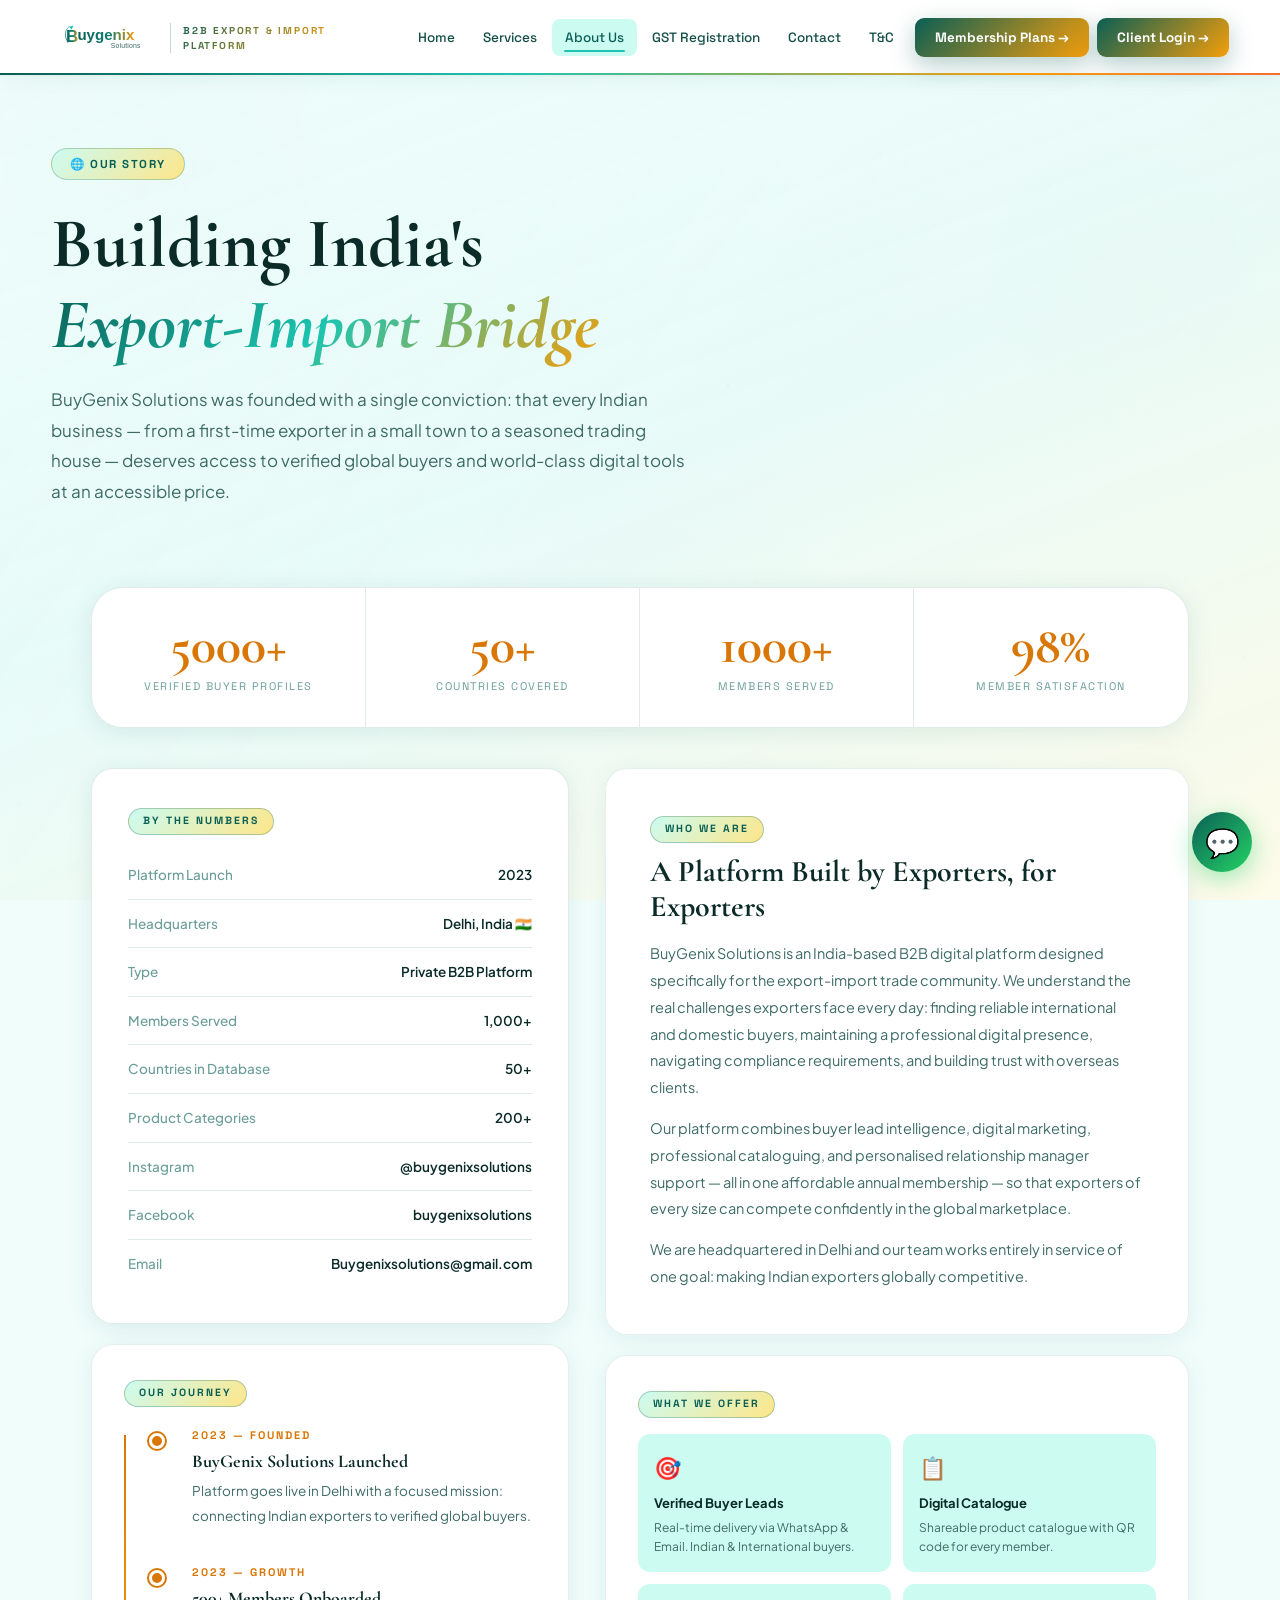
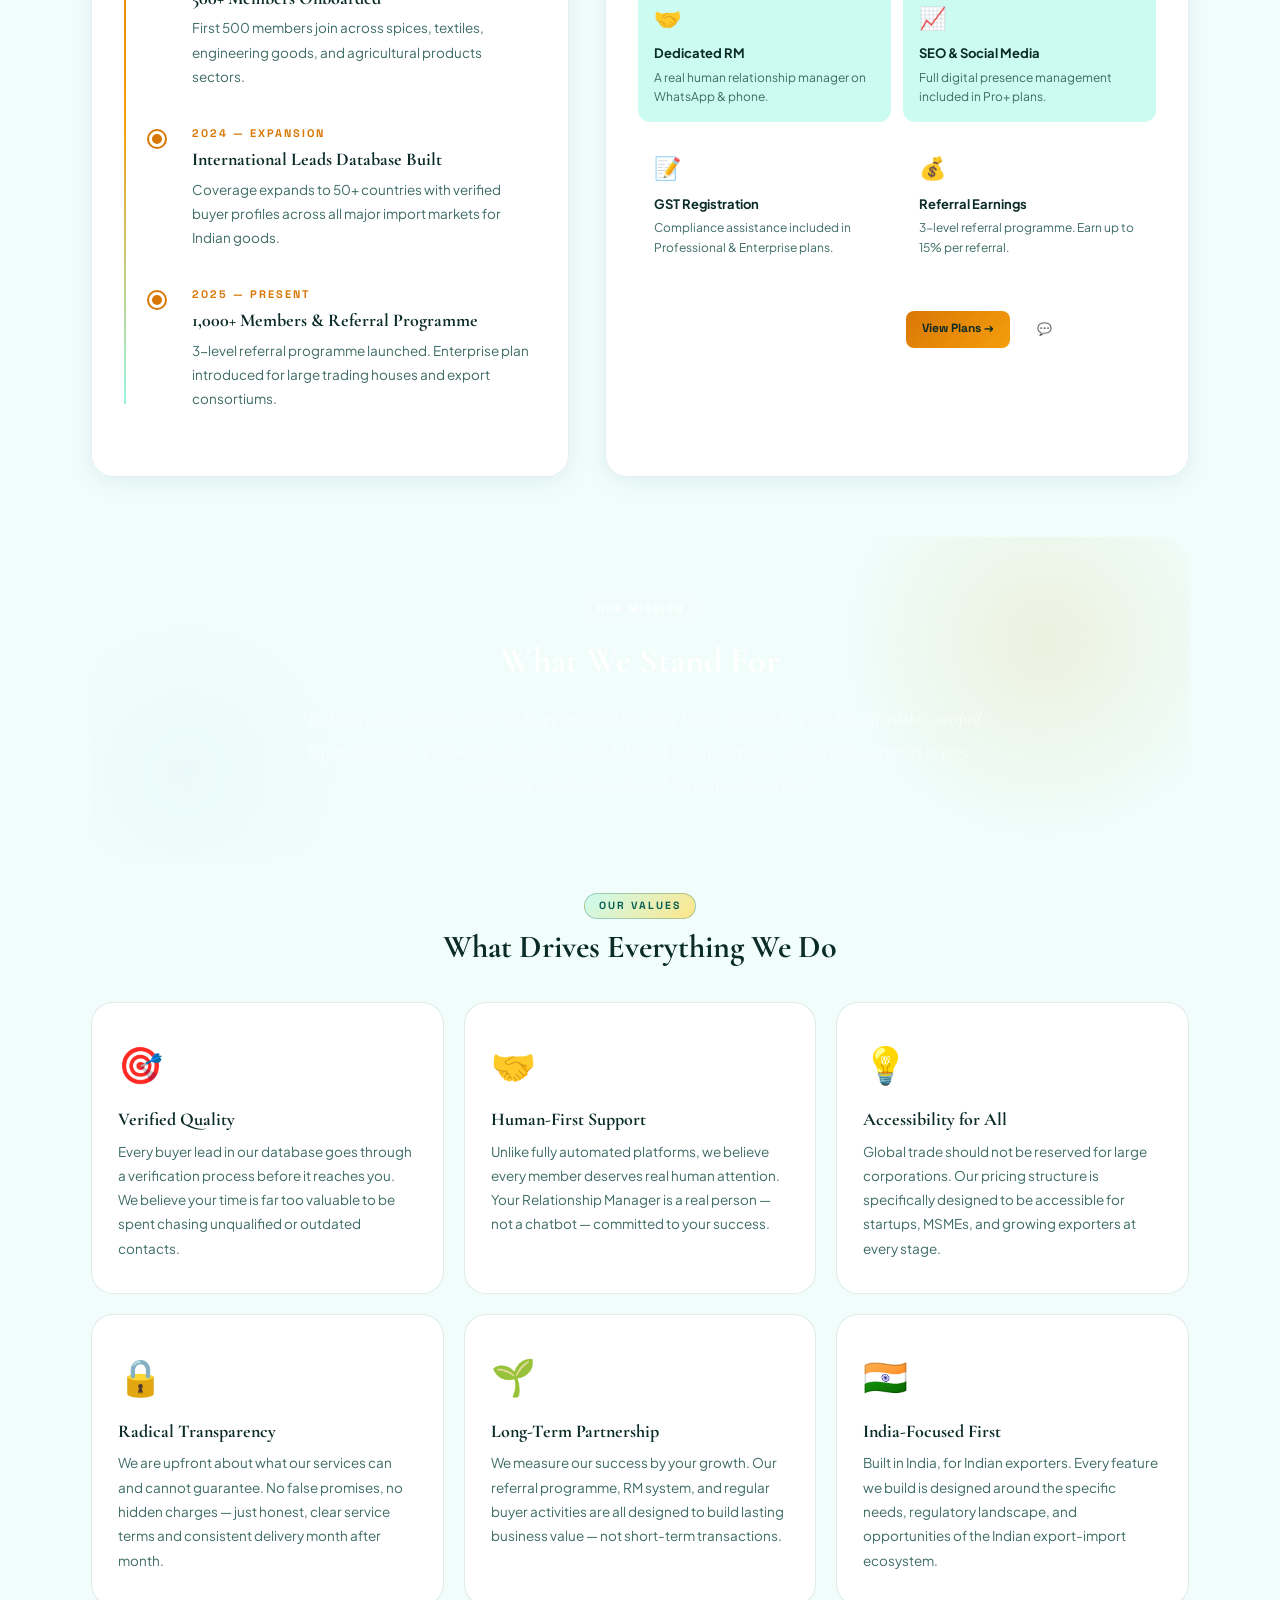
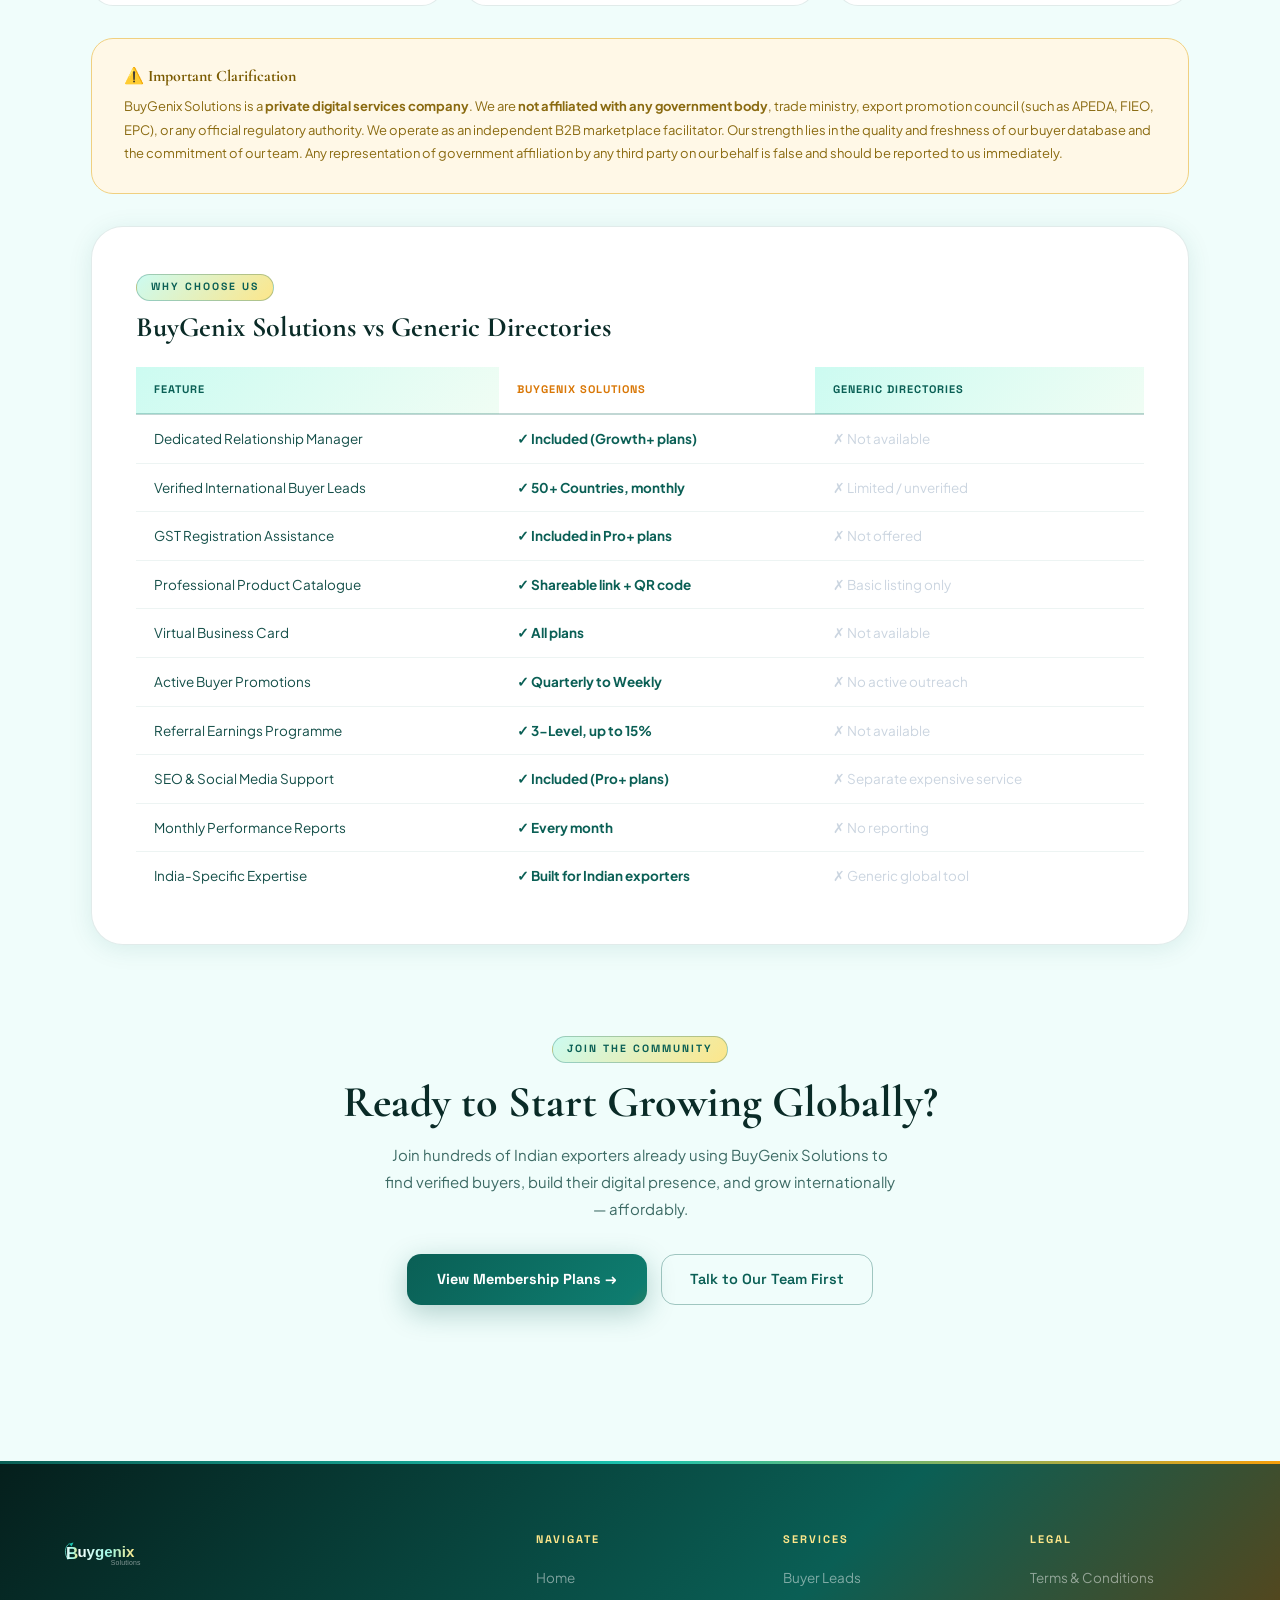
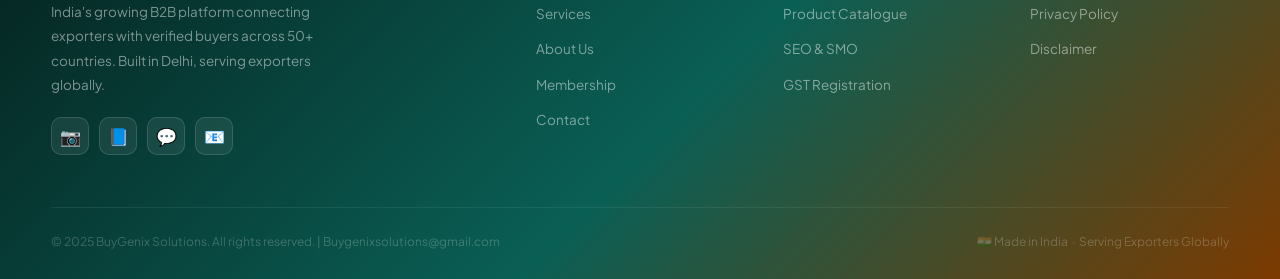
<file: about.html>
<!DOCTYPE html>
<html lang="en">
<head>
<meta charset="UTF-8">
<meta name="viewport" content="width=device-width, initial-scale=1.0">
<title>About Us – BuyGenix Solutions</title>
<meta name="description" content="Learn about BuyGenix Solutions — India's independent B2B export-import platform helping Indian exporters connect with verified global buyers.">
<link rel="preconnect" href="https://fonts.googleapis.com">
<link href="https://fonts.googleapis.com/css2?family=Cormorant+Garamond:ital,wght@0,400;0,500;0,600;0,700;1,400;1,600&family=Plus+Jakarta+Sans:wght@300;400;500;600;700&family=Space+Grotesk:wght@400;500;600;700&display=swap" rel="stylesheet">
<link rel="stylesheet" href="shared.css">
<style>

/* STAT BAR */
.stat-band {
  display: grid; grid-template-columns: repeat(4, 1fr);
  gap: 0; background: white;
  border: 1px solid var(--border-soft);
  border-radius: var(--radius-xl);
  overflow: hidden; margin-bottom: 40px;
  box-shadow: var(--shadow-soft);
}
.stat-band-item {
  padding: 32px 24px; text-align: center;
  border-right: 1px solid var(--border-soft);
  transition: background 0.3s;
}
.stat-band-item:last-child { border-right: none; }
.stat-band-item:hover { background: var(--sky); }
.stat-band-item .num {
  font-family: 'Cormorant Garamond', serif;
  font-size: 52px; font-weight: 700;
  color: var(--navy); line-height: 1;
  display: block;
}
.stat-band-item .lbl {
  font-size: 11px; color: var(--text-light);
  text-transform: uppercase; letter-spacing: 1.5px;
  font-family: 'Space Grotesk', sans-serif;
  margin-top: 6px; display: block;
}
.stat-band-item .gold-accent { color: var(--gold); }

/* WHO WE ARE */
.who-grid {
  display: grid; grid-template-columns: 0.9fr 1.1fr;
  gap: 36px; align-items: stretch; margin-bottom: 32px;
}
.who-grid > div {
  display: flex; flex-direction: column;
}
.who-grid > div > .card-glass:last-child,
.who-grid > div > .info-panel + .card-glass {
  flex: 1;
}
.info-panel {
  background: white; border: 1px solid var(--border-soft);
  border-radius: var(--radius-lg); padding: 36px;
  box-shadow: var(--shadow-soft);
}
.info-row {
  display: flex; justify-content: space-between; align-items: center;
  padding: 13px 0; border-bottom: 1px solid var(--border-soft);
  font-size: 13.5px;
}
.info-row:last-child { border: none; }
.info-row .key { color: var(--text-light); font-weight: 500; }
.info-row .val { font-weight: 600; color: var(--navy); }

/* MISSION BOX */
.mission-block {
  background: linear-gradient(135deg, var(--navy), var(--navy-mid));
  border-radius: var(--radius-xl); padding: 56px;
  text-align: center; position: relative; overflow: hidden;
  margin-bottom: 32px;
}
.mission-block::before {
  content: '';
  position: absolute; top: -30%; right: -5%;
  width: 400px; height: 400px; border-radius: 50%;
  background: radial-gradient(circle, rgba(212,160,23,0.12), transparent 70%);
  pointer-events: none;
}
.mission-block::after {
  content: '';
  position: absolute; bottom: -20%; left: -5%;
  width: 300px; height: 300px; border-radius: 50%;
  background: radial-gradient(circle, rgba(180,210,240,0.08), transparent 70%);
  pointer-events: none;
}
.mission-block h2 { font-size: 36px; color: white; margin-bottom: 20px; position: relative; z-index: 1; }
.mission-block p {
  font-size: 18px; color: rgba(255,255,255,0.75);
  max-width: 720px; margin: 0 auto;
  line-height: 1.85; font-style: italic;
  position: relative; z-index: 1;
  font-family: 'Cormorant Garamond', serif;
}

/* VALUES */
.values-grid {
  display: grid; grid-template-columns: repeat(3, 1fr);
  gap: 20px; margin-bottom: 32px;
}
.value-card {
  background: white; border: 1.5px solid var(--border-soft);
  border-radius: var(--radius-lg); padding: 32px 26px;
  transition: all 0.3s; position: relative; overflow: hidden;
}
.value-card::after {
  content: '';
  position: absolute; bottom: 0; left: 0; right: 0; height: 3px;
  background: linear-gradient(90deg, var(--gold), var(--gold-bright));
  transform: scaleX(0); transform-origin: left;
  transition: transform 0.35s;
}
.value-card:hover { transform: translateY(-5px); box-shadow: var(--shadow-mid); border-color: var(--border-gold); }
.value-card:hover::after { transform: scaleX(1); }
.val-icon { font-size: 36px; margin-bottom: 16px; display: block; }
.value-card h4 { font-size: 18px; color: var(--navy); margin-bottom: 10px; }
.value-card p { font-size: 13.5px; color: var(--text-mid); line-height: 1.8; }

/* COMPARISON TABLE */
.compare-card {
  background: white; border-radius: var(--radius-xl);
  padding: 44px; border: 1px solid var(--border-soft);
  box-shadow: var(--shadow-soft); margin-bottom: 32px;
  overflow-x: auto;
}

/* TEAM / STORY TIMELINE */
.timeline {
  position: relative; padding-left: 32px;
  margin-bottom: 32px;
}
.timeline::before {
  content: '';
  position: absolute; left: 0; top: 8px; bottom: 8px;
  width: 2px;
  background: linear-gradient(180deg, var(--gold), var(--gold-bright), var(--sky-mid));
}
.tl-item {
  position: relative; padding: 0 0 36px 36px;
}
.tl-item:last-child { padding-bottom: 0; }
.tl-dot {
  position: absolute; left: -7px; top: 6px;
  width: 16px; height: 16px; border-radius: 50%;
  background: var(--gold); border: 3px solid white;
  box-shadow: 0 0 0 2px var(--gold);
}
.tl-year {
  font-size: 11px; font-weight: 700; letter-spacing: 2px;
  text-transform: uppercase; color: var(--gold);
  font-family: 'Space Grotesk', sans-serif; margin-bottom: 6px;
}
.tl-item h4 { font-size: 18px; color: var(--navy); margin-bottom: 8px; }
.tl-item p { font-size: 13.5px; color: var(--text-mid); line-height: 1.8; }

/* DISCLAIMER PANEL */
.disclaimer-panel {
  background: #FFF8E7; border: 1.5px solid #F0D080;
  border-radius: var(--radius-lg); padding: 28px 32px;
  margin-bottom: 32px;
}
.disclaimer-panel h4 { font-size: 16px; color: #7A5A00; margin-bottom: 10px; }
.disclaimer-panel p { font-size: 13px; color: #8A6A10; line-height: 1.8; }

@media (max-width: 900px) {
  .stat-band { grid-template-columns: repeat(2, 1fr); }
  .who-grid { grid-template-columns: 1fr; }
  .values-grid { grid-template-columns: 1fr 1fr; }
  .mission-block { padding: 36px 24px; }
}
@media (max-width: 600px) {
  .values-grid { grid-template-columns: 1fr; }
  .stat-band { grid-template-columns: 1fr 1fr; }
}
</style>
</head>
<body>

<canvas id="bg-canvas"></canvas>
<div class="page-overlay"></div>
<a href="https://wa.me/919818187246" class="wa-float">💬</a>

<nav>
  <div class="logo">
    <div class="logo-svg-wrap"></div>
    <span class="logo-tagline">B2B Export &amp; Import<br>Platform</span>
  </div>
  <div class="nav-links">
    <a href="index.html">Home</a>
    <a href="services.html">Services</a>
    <a href="about.html" class="active">About Us</a>
    <a href="gst.html">GST Registration</a>
    <a href="contact.html">Contact</a>
    <a href="terms.html">T&amp;C</a>
    <a href="membership.html" class="nav-cta">Membership Plans →</a><a href="login.html" class="nav-cta" style="background:var(--gold);color:white;margin-left:6px">Client Login →</a>
  </div>
  <div class="nav-burger"><span></span><span></span><span></span></div>
</nav>
<div class="mobile-nav-overlay">
  <a href="index.html">Home</a><a href="services.html">Services</a>
  <a href="about.html">About Us</a><a href="gst.html">GST Registration</a>
  <a href="contact.html">Contact</a><a href="terms.html">T&amp;C</a>
  <a href="membership.html" class="nav-cta">Membership Plans →</a><a href="login.html" class="nav-cta" style="background:var(--gold);color:white;margin-left:6px">Client Login →</a>
</div>

<div class="page-hero">
  <div class="hero-badge reveal">🌐 Our Story</div>
  <h1 class="reveal">Building India's<br><span class="accent">Export-Import Bridge</span></h1>
  <p class="reveal">BuyGenix Solutions was founded with a single conviction: that every Indian business — from a first-time exporter in a small town to a seasoned trading house — deserves access to verified global buyers and world-class digital tools at an accessible price.</p>
</div>

<div class="content-wrap">

  <!-- STATS BAND -->
  <div class="stat-band reveal">
    <div class="stat-band-item">
      <span class="num gold-accent" data-count="5000" data-suffix="+">0</span>
      <span class="lbl">Verified Buyer Profiles</span>
    </div>
    <div class="stat-band-item">
      <span class="num gold-accent" data-count="50" data-suffix="+">0</span>
      <span class="lbl">Countries Covered</span>
    </div>
    <div class="stat-band-item">
      <span class="num gold-accent" data-count="1000" data-suffix="+">0</span>
      <span class="lbl">Members Served</span>
    </div>
    <div class="stat-band-item">
      <span class="num gold-accent" data-count="98" data-suffix="%">0</span>
      <span class="lbl">Member Satisfaction</span>
    </div>
  </div>

  <!-- WHO WE ARE -->
  <div class="who-grid">

    <!-- LEFT: Info panel + Timeline (naturally taller) -->
    <div class="reveal-left">
      <div class="info-panel" style="margin-bottom:20px;">
        <div class="section-label" style="margin-bottom:16px;">By the Numbers</div>
        <div class="info-row"><span class="key">Platform Launch</span><span class="val">2023</span></div>
        <div class="info-row"><span class="key">Headquarters</span><span class="val">Delhi, India 🇮🇳</span></div>
        <div class="info-row"><span class="key">Type</span><span class="val">Private B2B Platform</span></div>
        <div class="info-row"><span class="key">Members Served</span><span class="val">1,000+</span></div>
        <div class="info-row"><span class="key">Countries in Database</span><span class="val">50+</span></div>
        <div class="info-row"><span class="key">Product Categories</span><span class="val">200+</span></div>
        <div class="info-row"><span class="key">Instagram</span><span class="val">@buygenixsolutions</span></div>
        <div class="info-row"><span class="key">Facebook</span><span class="val">buygenixsolutions</span></div>
        <div class="info-row"><span class="key">Email</span><span class="val">Buygenixsolutions@gmail.com</span></div>
      </div>

      <!-- Timeline -->
      <div class="card-glass" style="padding:32px;flex:1;">
        <div class="section-label" style="margin-bottom:20px;">Our Journey</div>
        <div class="timeline">
          <div class="tl-item">
            <div class="tl-dot"></div>
            <div class="tl-year">2023 — Founded</div>
            <h4>BuyGenix Solutions Launched</h4>
            <p>Platform goes live in Delhi with a focused mission: connecting Indian exporters to verified global buyers.</p>
          </div>
          <div class="tl-item">
            <div class="tl-dot"></div>
            <div class="tl-year">2023 — Growth</div>
            <h4>500+ Members Onboarded</h4>
            <p>First 500 members join across spices, textiles, engineering goods, and agricultural products sectors.</p>
          </div>
          <div class="tl-item">
            <div class="tl-dot"></div>
            <div class="tl-year">2024 — Expansion</div>
            <h4>International Leads Database Built</h4>
            <p>Coverage expands to 50+ countries with verified buyer profiles across all major import markets for Indian goods.</p>
          </div>
          <div class="tl-item">
            <div class="tl-dot"></div>
            <div class="tl-year">2025 — Present</div>
            <h4>1,000+ Members &amp; Referral Programme</h4>
            <p>3-level referral programme launched. Enterprise plan introduced for large trading houses and export consortiums.</p>
          </div>
        </div>
      </div>
    </div>

    <!-- RIGHT: Who we are text + what we offer -->
    <div class="reveal-right">
      <div class="card-glass" style="padding:44px; margin-bottom:20px;">
        <div class="section-label" style="margin-bottom:12px;">Who We Are</div>
        <h2 style="font-size:30px;color:var(--navy);margin-bottom:16px;">A Platform Built by Exporters, for Exporters</h2>
        <p style="font-size:14.5px;color:var(--text-mid);line-height:1.85;margin-bottom:14px;">BuyGenix Solutions is an India-based B2B digital platform designed specifically for the export-import trade community. We understand the real challenges exporters face every day: finding reliable international and domestic buyers, maintaining a professional digital presence, navigating compliance requirements, and building trust with overseas clients.</p>
        <p style="font-size:14.5px;color:var(--text-mid);line-height:1.85;margin-bottom:14px;">Our platform combines buyer lead intelligence, digital marketing, professional cataloguing, and personalised relationship manager support — all in one affordable annual membership — so that exporters of every size can compete confidently in the global marketplace.</p>
        <p style="font-size:14.5px;color:var(--text-mid);line-height:1.85;">We are headquartered in Delhi and our team works entirely in service of one goal: making Indian exporters globally competitive.</p>
      </div>

      <!-- What we offer — quick pills to fill remaining space -->
      <div class="card-glass" style="padding:32px;">
        <div class="section-label" style="margin-bottom:16px;">What We Offer</div>
        <div style="display:grid;grid-template-columns:1fr 1fr;gap:12px;">
          <div style="background:var(--sky);border-radius:12px;padding:16px;">
            <div style="font-size:22px;margin-bottom:8px;">🎯</div>
            <div style="font-size:13px;font-weight:700;color:var(--navy);margin-bottom:4px;">Verified Buyer Leads</div>
            <div style="font-size:12px;color:var(--text-mid);line-height:1.6;">Real-time delivery via WhatsApp &amp; Email. Indian &amp; International buyers.</div>
          </div>
          <div style="background:var(--sky);border-radius:12px;padding:16px;">
            <div style="font-size:22px;margin-bottom:8px;">📋</div>
            <div style="font-size:13px;font-weight:700;color:var(--navy);margin-bottom:4px;">Digital Catalogue</div>
            <div style="font-size:12px;color:var(--text-mid);line-height:1.6;">Shareable product catalogue with QR code for every member.</div>
          </div>
          <div style="background:var(--sky);border-radius:12px;padding:16px;">
            <div style="font-size:22px;margin-bottom:8px;">🤝</div>
            <div style="font-size:13px;font-weight:700;color:var(--navy);margin-bottom:4px;">Dedicated RM</div>
            <div style="font-size:12px;color:var(--text-mid);line-height:1.6;">A real human relationship manager on WhatsApp &amp; phone.</div>
          </div>
          <div style="background:var(--sky);border-radius:12px;padding:16px;">
            <div style="font-size:22px;margin-bottom:8px;">📈</div>
            <div style="font-size:13px;font-weight:700;color:var(--navy);margin-bottom:4px;">SEO &amp; Social Media</div>
            <div style="font-size:12px;color:var(--text-mid);line-height:1.6;">Full digital presence management included in Pro+ plans.</div>
          </div>
          <div style="background:var(--gold-pale);border-radius:12px;padding:16px;border:1px solid var(--border-gold);">
            <div style="font-size:22px;margin-bottom:8px;">📝</div>
            <div style="font-size:13px;font-weight:700;color:var(--navy);margin-bottom:4px;">GST Registration</div>
            <div style="font-size:12px;color:var(--text-mid);line-height:1.6;">Compliance assistance included in Professional &amp; Enterprise plans.</div>
          </div>
          <div style="background:var(--gold-pale);border-radius:12px;padding:16px;border:1px solid var(--border-gold);">
            <div style="font-size:22px;margin-bottom:8px;">💰</div>
            <div style="font-size:13px;font-weight:700;color:var(--navy);margin-bottom:4px;">Referral Earnings</div>
            <div style="font-size:12px;color:var(--text-mid);line-height:1.6;">3-level referral programme. Earn up to 15% per referral.</div>
          </div>
        </div>

        <!-- CTA strip to balance column height -->
        <div style="margin-top:16px;background:linear-gradient(135deg,var(--navy),var(--navy-mid));border-radius:14px;padding:20px 24px;display:flex;align-items:center;justify-content:space-between;flex-wrap:wrap;gap:12px;">
          <div>
            <div style="font-size:13px;font-weight:700;color:white;margin-bottom:3px;">Ready to start growing globally?</div>
            <div style="font-size:11.5px;color:rgba(255,255,255,0.55);">Join 1,000+ Indian exporters on BuyGenix</div>
          </div>
          <div style="display:flex;gap:10px;flex-wrap:wrap;">
            <a href="membership.html" style="background:linear-gradient(135deg,var(--gold),var(--gold-bright));color:var(--navy);font-size:12px;font-weight:700;padding:8px 16px;border-radius:8px;text-decoration:none;font-family:'Space Grotesk',sans-serif;">View Plans →</a>
            <a href="https://wa.me/919818187246" style="background:rgba(255,255,255,0.1);color:white;font-size:12px;font-weight:600;padding:8px 16px;border-radius:8px;text-decoration:none;font-family:'Space Grotesk',sans-serif;border:1px solid rgba(255,255,255,0.15);">💬 WhatsApp</a>
          </div>
        </div>
      </div>
    </div>

  </div>

  <!-- MISSION -->
  <div class="mission-block reveal">
    <div class="section-label dark" style="margin-bottom:18px;">Our Mission</div>
    <h2>What We Stand For</h2>
    <p>"To democratise access to global trade opportunities for every Indian business by providing affordable, verified buyer intelligence, professional digital tools, and dedicated human support — empowering exporters to grow confidently in both domestic and international markets."</p>
  </div>

  <!-- VALUES -->
  <div style="margin-bottom:12px;">
    <div style="text-align:center;margin-bottom:36px;" class="reveal">
      <div class="section-label" style="margin-bottom:10px;">Our Values</div>
      <h2 style="font-size:32px;color:var(--navy);">What Drives Everything We Do</h2>
    </div>
    <div class="values-grid">
      <div class="value-card tilt-card reveal">
        <span class="val-icon">🎯</span>
        <h4>Verified Quality</h4>
        <p>Every buyer lead in our database goes through a verification process before it reaches you. We believe your time is far too valuable to be spent chasing unqualified or outdated contacts.</p>
      </div>
      <div class="value-card tilt-card reveal">
        <span class="val-icon">🤝</span>
        <h4>Human-First Support</h4>
        <p>Unlike fully automated platforms, we believe every member deserves real human attention. Your Relationship Manager is a real person — not a chatbot — committed to your success.</p>
      </div>
      <div class="value-card tilt-card reveal">
        <span class="val-icon">💡</span>
        <h4>Accessibility for All</h4>
        <p>Global trade should not be reserved for large corporations. Our pricing structure is specifically designed to be accessible for startups, MSMEs, and growing exporters at every stage.</p>
      </div>
      <div class="value-card tilt-card reveal">
        <span class="val-icon">🔒</span>
        <h4>Radical Transparency</h4>
        <p>We are upfront about what our services can and cannot guarantee. No false promises, no hidden charges — just honest, clear service terms and consistent delivery month after month.</p>
      </div>
      <div class="value-card tilt-card reveal">
        <span class="val-icon">🌱</span>
        <h4>Long-Term Partnership</h4>
        <p>We measure our success by your growth. Our referral programme, RM system, and regular buyer activities are all designed to build lasting business value — not short-term transactions.</p>
      </div>
      <div class="value-card tilt-card reveal">
        <span class="val-icon">🇮🇳</span>
        <h4>India-Focused First</h4>
        <p>Built in India, for Indian exporters. Every feature we build is designed around the specific needs, regulatory landscape, and opportunities of the Indian export-import ecosystem.</p>
      </div>
    </div>
  </div>

  <!-- DISCLAIMER -->
  <div class="disclaimer-panel reveal">
    <h4>⚠️ Important Clarification</h4>
    <p>BuyGenix Solutions is a <strong>private digital services company</strong>. We are <strong>not affiliated with any government body</strong>, trade ministry, export promotion council (such as APEDA, FIEO, EPC), or any official regulatory authority. We operate as an independent B2B marketplace facilitator. Our strength lies in the quality and freshness of our buyer database and the commitment of our team. Any representation of government affiliation by any third party on our behalf is false and should be reported to us immediately.</p>
  </div>

  <!-- COMPARISON TABLE -->
  <div class="compare-card reveal">
    <div class="section-label" style="margin-bottom:10px;">Why Choose Us</div>
    <h2 style="font-size:28px;color:var(--navy);margin-bottom:24px;">BuyGenix Solutions vs Generic Directories</h2>
    <table class="data-table">
      <thead>
        <tr>
          <th style="min-width:220px;">Feature</th>
          <th style="color:var(--gold);background:var(--gold-pale);min-width:180px;">BuyGenix Solutions</th>
          <th style="min-width:180px;">Generic Directories</th>
        </tr>
      </thead>
      <tbody>
        <tr>
          <td>Dedicated Relationship Manager</td>
          <td class="td-yes">✓ Included (Growth+ plans)</td>
          <td class="td-no">✗ Not available</td>
        </tr>
        <tr>
          <td>Verified International Buyer Leads</td>
          <td class="td-yes">✓ 50+ Countries, monthly</td>
          <td class="td-no">✗ Limited / unverified</td>
        </tr>
        <tr>
          <td>GST Registration Assistance</td>
          <td class="td-yes">✓ Included in Pro+ plans</td>
          <td class="td-no">✗ Not offered</td>
        </tr>
        <tr>
          <td>Professional Product Catalogue</td>
          <td class="td-yes">✓ Shareable link + QR code</td>
          <td class="td-no">✗ Basic listing only</td>
        </tr>
        <tr>
          <td>Virtual Business Card</td>
          <td class="td-yes">✓ All plans</td>
          <td class="td-no">✗ Not available</td>
        </tr>
        <tr>
          <td>Active Buyer Promotions</td>
          <td class="td-yes">✓ Quarterly to Weekly</td>
          <td class="td-no">✗ No active outreach</td>
        </tr>
        <tr>
          <td>Referral Earnings Programme</td>
          <td class="td-yes">✓ 3-Level, up to 15%</td>
          <td class="td-no">✗ Not available</td>
        </tr>
        <tr>
          <td>SEO &amp; Social Media Support</td>
          <td class="td-yes">✓ Included (Pro+ plans)</td>
          <td class="td-no">✗ Separate expensive service</td>
        </tr>
        <tr>
          <td>Monthly Performance Reports</td>
          <td class="td-yes">✓ Every month</td>
          <td class="td-no">✗ No reporting</td>
        </tr>
        <tr>
          <td>India-Specific Expertise</td>
          <td class="td-yes">✓ Built for Indian exporters</td>
          <td class="td-no">✗ Generic global tool</td>
        </tr>
      </tbody>
    </table>
  </div>

  <!-- CTA -->
  <div style="background:linear-gradient(135deg,var(--gold-pale),#FFF3CC);border:1.5px solid var(--border-gold);border-radius:var(--radius-xl);padding:56px;text-align:center;" class="reveal">
    <div class="section-label" style="margin-bottom:14px;">Join the Community</div>
    <h2 style="font-size:clamp(28px,3.5vw,44px);color:var(--navy);margin-bottom:14px;">Ready to Start Growing Globally?</h2>
    <p style="font-size:15px;color:var(--text-mid);margin-bottom:32px;max-width:520px;margin-left:auto;margin-right:auto;line-height:1.8;">Join hundreds of Indian exporters already using BuyGenix Solutions to find verified buyers, build their digital presence, and grow internationally — affordably.</p>
    <div style="display:flex;gap:14px;justify-content:center;flex-wrap:wrap;">
      <a href="membership.html" class="btn-primary">View Membership Plans →</a>
      <a href="contact.html" class="btn-outline">Talk to Our Team First</a>
    </div>
  </div>

</div>

<footer>
  <div class="footer-grid">
    <div class="footer-brand">
      <div class="logo-svg-wrap-footer"></div>
      <p>India's growing B2B platform connecting exporters with verified buyers across 50+ countries. Built in Delhi, serving exporters globally.</p>
      <div class="footer-social">
        <a href="https://instagram.com/buygenixsolutions" target="_blank">📷</a>
        <a href="https://facebook.com/buygenixsolutions" target="_blank">📘</a>
        <a href="https://wa.me/919818187246">💬</a>
        <a href="mailto:Buygenixsolutions@gmail.com">📧</a>
      </div>
    </div>
    <div class="footer-col"><h4>Navigate</h4><ul>
      <li><a href="index.html">Home</a></li><li><a href="services.html">Services</a></li>
      <li><a href="about.html">About Us</a></li><li><a href="membership.html">Membership</a></li>
      <li><a href="contact.html">Contact</a></li>
    </ul></div>
    <div class="footer-col"><h4>Services</h4><ul>
      <li><a href="services.html#leads">Buyer Leads</a></li>
      <li><a href="services.html#catalogue">Product Catalogue</a></li>
      <li><a href="services.html#seo">SEO &amp; SMO</a></li>
      <li><a href="gst.html">GST Registration</a></li>
    </ul></div>
    <div class="footer-col"><h4>Legal</h4><ul>
      <li><a href="terms.html">Terms &amp; Conditions</a></li>
      <li><a href="privacy.html">Privacy Policy</a></li>
      <li><a href="terms.html">Disclaimer</a></li>
    </ul></div>
  </div>
  <div class="footer-bottom">
    <p>© 2025 BuyGenix Solutions. All rights reserved. | Buygenixsolutions@gmail.com</p>
    <p>🇮🇳 Made in India &nbsp;·&nbsp; Serving Exporters Globally</p>
  </div>
</footer>

<script src="shared.js"></script>
</body>
</html>
</file>
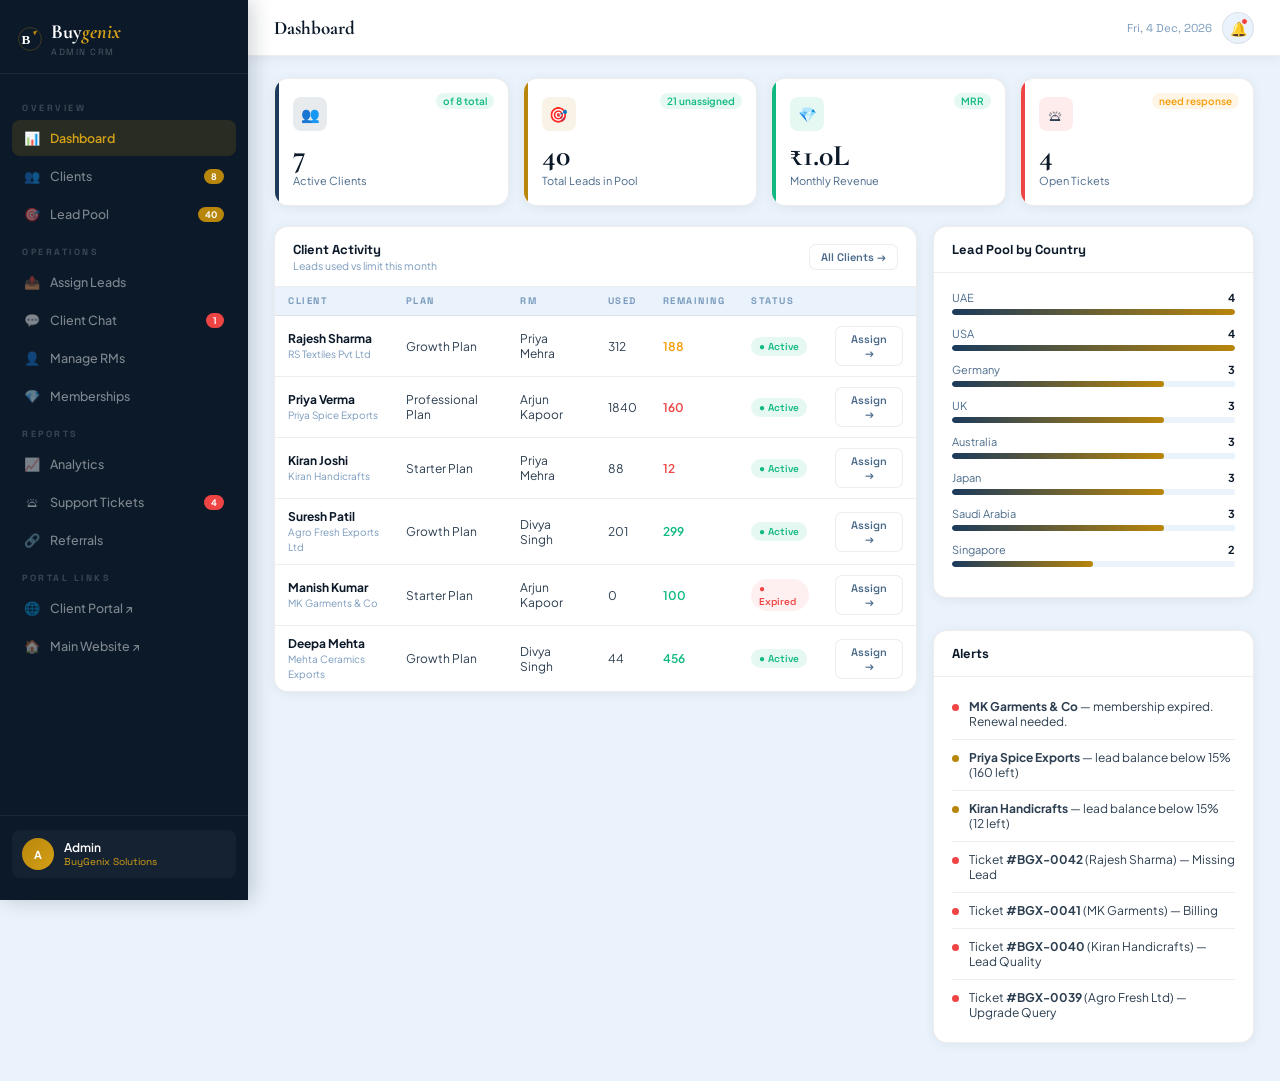
<file: admin-portal.html>
<!DOCTYPE html>
<html lang="en">
<head>
<meta charset="UTF-8">
<meta name="viewport" content="width=device-width, initial-scale=1.0">
<title>BuyGenix — Admin CRM</title>
<link href="https://fonts.googleapis.com/css2?family=Cormorant+Garamond:ital,wght@0,600;0,700&family=Plus+Jakarta+Sans:wght@400;500;600;700&family=Space+Grotesk:wght@400;500;600;700&display=swap" rel="stylesheet">
<style>
:root{--n:#0B1929;--n2:#1B3A5C;--n3:#2A547A;--g:#B8860B;--gm:#D4A017;--gp:#FFF8E7;--gb:rgba(184,134,11,.2);--sky:#EAF2FB;--skm:#D0E4F5;--tb:#2C3E50;--tm:#4A6A8A;--tl:#7A9BBD;--bs:rgba(0,0,0,.07);--ss:0 2px 12px rgba(11,25,41,.06);--sm:0 6px 28px rgba(11,25,41,.10);--sl:0 18px 56px rgba(11,25,41,.14);--green:#10B981;--red:#EF4444;--amber:#F59E0B;--sb:248px}
*,*::before,*::after{box-sizing:border-box;margin:0;padding:0}
html{font-size:14px}body{font-family:'Plus Jakarta Sans',sans-serif;background:var(--sky);color:var(--tb);min-height:100vh;display:flex}
a{text-decoration:none;color:inherit}button{cursor:pointer;font-family:inherit}

.sidebar{width:var(--sb);min-height:100vh;background:var(--n);display:flex;flex-direction:column;position:fixed;top:0;left:0;z-index:100;box-shadow:4px 0 20px rgba(11,25,41,.2)}
.sh{padding:20px 18px 15px;border-bottom:1px solid rgba(255,255,255,.06)}
.sl{display:flex;align-items:center;gap:9px}
.sl-t{font-family:'Cormorant Garamond',serif;font-size:20px;font-weight:700;color:#fff}.sl-t em{color:var(--gm);font-style:italic}
.sl-s{font-size:9px;color:rgba(255,255,255,.28);letter-spacing:1.5px;text-transform:uppercase;font-family:'Space Grotesk';margin-top:2px}
.snav{flex:1;padding:16px 12px;display:flex;flex-direction:column;gap:2px;overflow-y:auto}
.ss{font-size:9px;font-weight:700;letter-spacing:2.5px;text-transform:uppercase;color:rgba(255,255,255,.2);padding:12px 10px 4px;font-family:'Space Grotesk'}
.ni{display:flex;align-items:center;gap:10px;padding:10px 12px;border-radius:8px;color:rgba(255,255,255,.48);font-size:12.5px;font-weight:500;border:none;background:none;width:100%;text-align:left;transition:all .16s;cursor:pointer}
.ni:hover{background:rgba(255,255,255,.06);color:rgba(255,255,255,.8)}
.ni.on{background:rgba(184,134,11,.17);color:var(--gm);font-weight:600}
.ni .ic{width:16px;text-align:center;font-size:13px;flex-shrink:0}
.ni .bx{margin-left:auto;font-size:9px;font-weight:700;padding:2px 7px;border-radius:100px;color:#fff}
.bx-g{background:var(--g)}.bx-r{background:var(--red)}
.sf{padding:14px 12px;border-top:1px solid rgba(255,255,255,.06)}
.su{display:flex;align-items:center;gap:10px;padding:8px 10px;border-radius:8px;background:rgba(255,255,255,.04);margin-bottom:8px}
.sa{width:32px;height:32px;border-radius:50%;background:linear-gradient(135deg,var(--g),var(--gm));display:flex;align-items:center;justify-content:center;font-size:11px;font-weight:700;color:#fff;flex-shrink:0}

.main{margin-left:var(--sb);flex:1;display:flex;flex-direction:column;min-height:100vh}
.topbar{background:#fff;border-bottom:1px solid var(--bs);padding:0 26px;height:56px;display:flex;align-items:center;justify-content:space-between;position:sticky;top:0;z-index:50;box-shadow:var(--ss)}
.tt{font-family:'Cormorant Garamond',serif;font-size:19px;font-weight:700;color:var(--n)}
.tr{display:flex;align-items:center;gap:10px}
.tdate{font-size:11.5px;color:var(--tl);font-family:'Space Grotesk'}
.tbell{width:32px;height:32px;border-radius:50%;background:var(--sky);border:1px solid var(--bs);display:flex;align-items:center;justify-content:center;font-size:14px;position:relative;cursor:pointer}
.tbell-dot{position:absolute;top:5px;right:5px;width:7px;height:7px;background:var(--red);border-radius:50%;border:1.5px solid #fff}
.content{padding:22px 26px;flex:1}

.panel{display:none}.panel.on{display:block;animation:fi .25s ease}
@keyframes fi{from{opacity:0;transform:translateY(6px)}to{opacity:1;transform:none}}

.stats{display:grid;grid-template-columns:repeat(4,1fr);gap:14px;margin-bottom:20px}
.sc{background:#fff;border-radius:14px;padding:18px;border:1px solid var(--bs);box-shadow:var(--ss);position:relative;overflow:hidden;transition:transform .16s,box-shadow .16s}
.sc:hover{transform:translateY(-2px);box-shadow:var(--sm)}
.sc::before{content:'';position:absolute;top:0;left:0;width:4px;height:100%}
.sc.c1::before{background:var(--n2)}.sc.c2::before{background:var(--g)}.sc.c3::before{background:var(--green)}.sc.c4::before{background:var(--red)}
.sc-i{width:34px;height:34px;border-radius:8px;display:flex;align-items:center;justify-content:center;font-size:15px;margin-bottom:10px}
.sc.c1 .sc-i{background:rgba(27,58,92,.1)}.sc.c2 .sc-i{background:rgba(184,134,11,.1)}.sc.c3 .sc-i{background:rgba(16,185,129,.1)}.sc.c4 .sc-i{background:rgba(239,68,68,.1)}
.sc-v{font-family:'Cormorant Garamond',serif;font-size:30px;font-weight:700;color:var(--n);line-height:1;margin-bottom:3px}
.sc-l{font-size:11px;color:var(--tm)}
.sc-tr{position:absolute;top:14px;right:14px;font-size:10px;font-weight:600;padding:2px 7px;border-radius:100px}
.tup{background:rgba(16,185,129,.1);color:var(--green)}.twn{background:rgba(245,158,11,.1);color:var(--amber)}

.card{background:#fff;border-radius:14px;border:1px solid var(--bs);box-shadow:var(--ss);overflow:hidden;margin-bottom:16px}
.ch{padding:14px 18px;border-bottom:1px solid var(--bs);display:flex;align-items:center;justify-content:space-between}
.ct{font-family:'Space Grotesk';font-size:13px;font-weight:700;color:var(--n)}
.csub{font-size:10.5px;color:var(--tl);margin-top:1px}
.cb{padding:18px}
.r2{display:grid;grid-template-columns:1fr 1fr;gap:16px}
.r31{display:grid;grid-template-columns:2fr 1fr;gap:16px}

.tbl{width:100%;border-collapse:collapse}
.tbl th{font-size:9.5px;font-weight:700;letter-spacing:1.5px;text-transform:uppercase;color:var(--tl);font-family:'Space Grotesk';padding:8px 13px;text-align:left;border-bottom:1px solid var(--bs);background:var(--sky)}
.tbl td{padding:10px 13px;font-size:12px;border-bottom:1px solid var(--bs);color:var(--tb);vertical-align:middle}
.tbl tr:last-child td{border-bottom:none}.tbl tr:hover td{background:var(--sky)}
.tbl td strong{color:var(--n)}

.bdg{display:inline-flex;align-items:center;gap:3px;font-size:10px;font-weight:600;padding:3px 8px;border-radius:100px;font-family:'Space Grotesk'}
.ba{background:rgba(16,185,129,.1);color:var(--green)}.be{background:rgba(239,68,68,.08);color:var(--red)}.bp2{background:rgba(245,158,11,.1);color:var(--amber)}
.bh{background:rgba(239,68,68,.08);color:#DC2626}.bw{background:rgba(245,158,11,.1);color:#D97706}.bn{background:rgba(27,58,92,.08);color:var(--n2)}.bc{background:rgba(16,185,129,.08);color:var(--green)}

.btn{display:inline-flex;align-items:center;gap:5px;padding:7px 14px;border-radius:7px;font-size:11.5px;font-weight:600;font-family:'Space Grotesk';border:none;transition:all .16s;cursor:pointer}
.b-p{background:var(--n);color:#fff}.b-p:hover{background:var(--n2)}
.b-g{background:var(--g);color:#fff}.b-g:hover{background:var(--gm)}
.b-o{background:#fff;border:1.5px solid var(--bs);color:var(--tm)}.b-o:hover{border-color:var(--gb);color:var(--g)}
.b-d{background:rgba(239,68,68,.09);color:var(--red);border:1.5px solid rgba(239,68,68,.18)}.b-d:hover{background:var(--red);color:#fff}
.b-sm{padding:5px 11px;font-size:11px}

.fg{margin-bottom:12px}
.fg label{display:block;font-size:10.5px;font-weight:700;color:var(--tm);font-family:'Space Grotesk';text-transform:uppercase;letter-spacing:.5px;margin-bottom:5px}
.fg input,.fg select,.fg textarea{width:100%;padding:8px 12px;border:1.5px solid var(--bs);border-radius:7px;font-size:12.5px;font-family:'Plus Jakarta Sans';color:var(--n);background:#FAFBFD;outline:none;transition:border-color .16s}
.fg input:focus,.fg select:focus,.fg textarea:focus{border-color:var(--g);box-shadow:0 0 0 3px rgba(184,134,11,.08)}
.fg textarea{resize:vertical;min-height:75px}
.form2{display:grid;grid-template-columns:1fr 1fr;gap:12px}
.full{grid-column:1/-1}

.pb-w{margin-bottom:12px}
.pb-l{display:flex;justify-content:space-between;font-size:11px;color:var(--tm);margin-bottom:5px}
.pb-l strong{color:var(--n)}
.pb-t{height:6px;background:var(--sky);border-radius:100px;overflow:hidden}
.pb-f{height:100%;border-radius:100px;background:linear-gradient(90deg,var(--n2),var(--g))}

.modal-bg{position:fixed;inset:0;background:rgba(11,25,41,.5);z-index:200;display:flex;align-items:center;justify-content:center;padding:20px;opacity:0;pointer-events:none;transition:opacity .2s}
.modal-bg.open{opacity:1;pointer-events:all}
.modal{background:#fff;border-radius:20px;padding:28px;width:100%;max-width:540px;box-shadow:var(--sl);transform:translateY(18px);transition:transform .22s;max-height:90vh;overflow-y:auto;position:relative}
.modal-bg.open .modal{transform:none}
.modal h3{font-family:'Cormorant Garamond',serif;font-size:22px;font-weight:700;color:var(--n);margin-bottom:4px}
.modal-sub{font-size:12px;color:var(--tm);margin-bottom:20px}
.mx{position:absolute;top:16px;right:16px;background:var(--sky);border:none;border-radius:50%;width:28px;height:28px;font-size:14px;display:flex;align-items:center;justify-content:center;cursor:pointer}

.cc{background:#fff;border:1px solid var(--bs);border-radius:12px;padding:14px;display:flex;align-items:center;gap:12px;margin-bottom:9px;cursor:pointer;transition:all .16s;box-shadow:var(--ss)}
.cc:hover{border-color:var(--gb);box-shadow:var(--sm);transform:translateY(-1px)}
.cc.sel{border-color:var(--g);box-shadow:0 0 0 2px rgba(184,134,11,.14)}
.cca{width:38px;height:38px;border-radius:50%;background:linear-gradient(135deg,var(--n),var(--n2));display:flex;align-items:center;justify-content:center;font-size:13px;font-weight:700;color:#fff;flex-shrink:0}

.chat-layout{display:grid;grid-template-columns:240px 1fr;border-radius:14px;overflow:hidden;border:1px solid var(--bs);box-shadow:var(--ss);background:#fff;height:580px}
.clist{border-right:1px solid var(--bs);overflow-y:auto;background:var(--sky)}
.clh{padding:12px 15px;font-size:9.5px;font-weight:700;letter-spacing:1.5px;text-transform:uppercase;color:var(--tl);font-family:'Space Grotesk';border-bottom:1px solid var(--bs)}
.ct-item{display:flex;align-items:center;gap:9px;padding:11px 14px;cursor:pointer;border-bottom:1px solid var(--bs);transition:background .14s}
.ct-item:hover{background:var(--skm)}.ct-item.on{background:#fff;border-right:3px solid var(--g)}
.ct-av{width:30px;height:30px;border-radius:50%;background:linear-gradient(135deg,var(--n),var(--n2));display:flex;align-items:center;justify-content:center;font-size:10.5px;font-weight:700;color:#fff;flex-shrink:0}
.ct-nm{font-size:12px;font-weight:600;color:var(--n)}
.ct-pr{font-size:10.5px;color:var(--tl);margin-top:1px;white-space:nowrap;overflow:hidden;text-overflow:ellipsis;max-width:130px}
.ct-un{width:15px;height:15px;background:var(--g);border-radius:50%;font-size:9px;font-weight:700;color:#fff;display:flex;align-items:center;justify-content:center;margin-left:auto;flex-shrink:0}
.cmain{display:flex;flex-direction:column}
.chdr{padding:12px 16px;border-bottom:1px solid var(--bs);display:flex;align-items:center;gap:10px}
.cmsgs{flex:1;overflow-y:auto;padding:14px;display:flex;flex-direction:column;gap:10px}
.cmsgs::-webkit-scrollbar{width:3px}.cmsgs::-webkit-scrollbar-thumb{background:var(--skm);border-radius:3px}
.msg{display:flex;gap:8px;align-items:flex-end;animation:mi .22s ease}
@keyframes mi{from{opacity:0;transform:translateY(4px)}to{opacity:1;transform:none}}
.msg.out{flex-direction:row-reverse}
.mav{width:24px;height:24px;border-radius:50%;display:flex;align-items:center;justify-content:center;font-size:9.5px;font-weight:700;color:#fff;flex-shrink:0}
.msg.in .mav{background:linear-gradient(135deg,var(--n),var(--n2))}.msg.out .mav{background:linear-gradient(135deg,var(--g),var(--gm))}
.mbu{max-width:74%;padding:9px 12px;border-radius:11px;font-size:12px;line-height:1.5}
.msg.in .mbu{background:var(--sky);color:var(--tb);border-radius:3px 11px 11px 11px}
.msg.out .mbu{background:var(--n);color:#fff;border-radius:11px 3px 11px 11px}
.mti{font-size:9.5px;color:var(--tl);margin-top:2px}.msg.out .mti{text-align:right}
.cft{padding:10px 14px;border-top:1px solid var(--bs);display:flex;gap:7px;align-items:center}
.cin{flex:1;padding:8px 13px;border:1.5px solid var(--bs);border-radius:100px;font-size:12.5px;font-family:'Plus Jakarta Sans';outline:none;color:var(--n);background:var(--sky);transition:all .16s}
.cin:focus{border-color:var(--g);background:#fff}
.csend{width:34px;height:34px;border-radius:50%;background:var(--n);border:none;color:#fff;font-size:14px;display:flex;align-items:center;justify-content:center;transition:all .16s;flex-shrink:0}
.csend:hover{background:var(--g)}

.lead-grid{display:grid;grid-template-columns:repeat(3,1fr);gap:8px;max-height:240px;overflow-y:auto;margin-bottom:14px}
.li{border:1.5px solid var(--bs);border-radius:9px;padding:11px;cursor:pointer;transition:all .14s;background:#fff}
.li:hover{border-color:var(--gb)}.li.sel{border-color:var(--g);background:var(--gp)}
.li-co{font-size:12px;font-weight:600;color:var(--n)}
.li-m{font-size:10.5px;color:var(--tl);margin-top:2px}

.srch{position:relative;margin-bottom:12px}
.srch input{width:100%;padding:8px 13px 8px 34px;border:1.5px solid var(--bs);border-radius:8px;font-size:12.5px;font-family:'Plus Jakarta Sans';outline:none;color:var(--n);background:#FAFBFD;transition:border-color .16s}
.srch input:focus{border-color:var(--g)}
.srch::before{content:'🔍';position:absolute;left:11px;top:50%;transform:translateY(-50%);font-size:11px}

.notif{display:flex;gap:10px;align-items:flex-start;padding:10px 0;border-bottom:1px solid var(--bs)}
.notif:last-child{border:none}
.ndot{width:7px;height:7px;border-radius:50%;flex-shrink:0;margin-top:5px}
.ng{background:var(--g)}.nr{background:var(--red)}.ngr{background:var(--green)}

@media(max-width:1100px){.stats{grid-template-columns:repeat(2,1fr)}.r2,.r31{grid-template-columns:1fr}.chat-layout{grid-template-columns:1fr;height:auto}.clist{display:none}}
</style>
</head>
<body>
<script src="bgx-data.js"></script>

<aside class="sidebar">
  <div class="sh">
    <div class="sl">
      <svg viewBox="0 0 40 40" style="height:24px;width:24px"><circle cx="20" cy="20" r="19" fill="none" stroke="rgba(184,134,11,.5)" stroke-width="1"/><text x="6" y="28" font-family="Arial Black" font-size="22" font-weight="900" fill="#fff">B</text><path d="M25 8 L32 6 L28 14" fill="#B8860B"/></svg>
      <div><div class="sl-t">Buy<em>genix</em></div><div class="sl-s">Admin CRM</div></div>
    </div>
  </div>
  <nav class="snav">
    <span class="ss">Overview</span>
    <button class="ni on" onclick="go('dash',this)"><span class="ic">📊</span> Dashboard</button>
    <button class="ni" onclick="go('clients',this)"><span class="ic">👥</span> Clients <span class="bx bx-g" id="sb-clients-count">0</span></button>
    <button class="ni" onclick="go('leads',this)"><span class="ic">🎯</span> Lead Pool <span class="bx bx-g" id="sb-leads-count">0</span></button>
    <span class="ss">Operations</span>
    <button class="ni" onclick="go('assign',this)"><span class="ic">📤</span> Assign Leads</button>
    <button class="ni" onclick="go('chat',this)"><span class="ic">💬</span> Client Chat <span class="bx bx-r" id="sb-chat-count">0</span></button>
    <button class="ni" onclick="go('rms',this)"><span class="ic">👤</span> Manage RMs</button>
    <button class="ni" onclick="go('memberships',this)"><span class="ic">💎</span> Memberships</button>
    <span class="ss">Reports</span>
    <button class="ni" onclick="go('analytics',this)"><span class="ic">📈</span> Analytics</button>
    <button class="ni" onclick="go('tickets',this)"><span class="ic">🛎</span> Support Tickets <span class="bx bx-r" id="sb-tickets-count">0</span></button>
    <button class="ni" onclick="go('referrals',this)"><span class="ic">🔗</span> Referrals</button>
    <span class="ss">Portal Links</span>
    <a class="ni" href="login.html" target="_blank"><span class="ic">🌐</span> Client Portal ↗</a>
    <a class="ni" href="index.html" target="_blank"><span class="ic">🏠</span> Main Website ↗</a>
  </nav>
  <div class="sf">
    <div class="su">
      <div class="sa">A</div>
      <div><div style="font-size:12px;font-weight:600;color:#fff">Admin</div><div style="font-size:10px;color:var(--gm);font-family:'Space Grotesk'">BuyGenix Solutions</div></div>
    </div>
  </div>
</aside>

<main class="main">
  <div class="topbar">
    <div class="tt" id="page-title">Dashboard</div>
    <div class="tr">
      <div class="tdate" id="today"></div>
      <div class="tbell" onclick="go('tickets',null)">🔔<div class="tbell-dot"></div></div>
    </div>
  </div>

  <div class="content">

    <!-- DASHBOARD -->
    <div class="panel on" id="p-dash">
      <div class="stats" id="dash-stats"></div>
      <div class="r31">
        <div>
          <div class="card">
            <div class="ch"><div><div class="ct">Client Activity</div><div class="csub">Leads used vs limit this month</div></div><button class="btn b-o b-sm" onclick="go('clients',null)">All Clients →</button></div>
            <div style="padding:0"><table class="tbl"><thead><tr><th>Client</th><th>Plan</th><th>RM</th><th>Used</th><th>Remaining</th><th>Status</th><th></th></tr></thead><tbody id="dash-clients"></tbody></table></div>
          </div>
        </div>
        <div style="display:flex;flex-direction:column;gap:16px">
          <div class="card">
            <div class="ch"><div class="ct">Lead Pool by Country</div></div>
            <div class="cb" id="dash-countries"></div>
          </div>
          <div class="card">
            <div class="ch"><div class="ct">Alerts</div></div>
            <div class="cb" style="padding:12px 18px" id="dash-alerts"></div>
          </div>
        </div>
      </div>
    </div>

    <!-- CLIENTS -->
    <div class="panel" id="p-clients">
      <div style="display:flex;align-items:center;justify-content:space-between;margin-bottom:14px">
        <div><div style="font-family:'Cormorant Garamond',serif;font-size:21px;font-weight:700;color:var(--n)">Client Manager</div><div style="font-size:11.5px;color:var(--tl)" id="clients-count-label"></div></div>
        <button class="btn b-g" onclick="openModal('add-client')">+ Add Client</button>
      </div>
      <div class="r2">
        <div>
          <div class="srch"><input type="text" placeholder="Search clients, company, city…" oninput="filterClients(this.value)"></div>
          <div id="client-list"></div>
        </div>
        <div id="client-detail"><div class="card"><div class="cb" style="text-align:center;padding:40px 20px;color:var(--tl)"><div style="font-size:32px;margin-bottom:10px">👤</div><p style="font-size:12.5px">Select a client to view details</p></div></div></div>
      </div>
    </div>

    <!-- LEAD POOL -->
    <div class="panel" id="p-leads">
      <div style="display:flex;align-items:center;justify-content:space-between;margin-bottom:14px">
        <div><div style="font-family:'Cormorant Garamond',serif;font-size:21px;font-weight:700;color:var(--n)">Lead Pool Manager</div><div style="font-size:11.5px;color:var(--tl)" id="lead-pool-label"></div></div>
        <div style="display:flex;gap:8px">
          <button class="btn b-o b-sm">⬇ Import CSV</button>
          <button class="btn b-g b-sm" onclick="openModal('add-lead')">+ Add Lead</button>
        </div>
      </div>
      <div class="card">
        <div style="padding:12px 18px;border-bottom:1px solid var(--bs);display:flex;gap:8px;flex-wrap:wrap;align-items:center">
          <select id="f-country" onchange="renderLeadPool()" style="padding:6px 10px;border:1.5px solid var(--bs);border-radius:7px;font-size:12px;font-family:'Plus Jakarta Sans';color:var(--n);outline:none"><option value="">All Countries</option></select>
          <select id="f-cat" onchange="renderLeadPool()" style="padding:6px 10px;border:1.5px solid var(--bs);border-radius:7px;font-size:12px;font-family:'Plus Jakarta Sans';color:var(--n);outline:none"><option value="">All Categories</option></select>
          <select id="f-status" onchange="renderLeadPool()" style="padding:6px 10px;border:1.5px solid var(--bs);border-radius:7px;font-size:12px;font-family:'Plus Jakarta Sans';color:var(--n);outline:none"><option value="">All Status</option><option value="unassigned">Unassigned</option><option value="assigned">Assigned</option><option value="converted">Converted</option></select>
          <select id="f-q" onchange="renderLeadPool()" style="padding:6px 10px;border:1.5px solid var(--bs);border-radius:7px;font-size:12px;font-family:'Plus Jakarta Sans';color:var(--n);outline:none"><option value="">All Quality</option><option value="hot">🔥 Hot</option><option value="warm">⚡ Warm</option><option value="new">🆕 New</option></select>
          <input type="text" id="f-search" oninput="renderLeadPool()" placeholder="Search company, product…" style="padding:6px 10px;border:1.5px solid var(--bs);border-radius:7px;font-size:12px;font-family:'Plus Jakarta Sans';color:var(--n);outline:none;min-width:160px">
        </div>
        <div style="padding:0;overflow-x:auto">
          <table class="tbl">
            <thead><tr><th><input type="checkbox" onchange="selectAll(this)"></th><th>Company</th><th>Country</th><th>Category</th><th>Product</th><th>Qty</th><th>Quality</th><th>Status</th><th>Assigned To</th><th></th></tr></thead>
            <tbody id="lead-pool-body"></tbody>
          </table>
        </div>
      </div>
      <div style="display:flex;gap:8px"><button class="btn b-p b-sm" onclick="bulkAssign()">📤 Assign Selected</button><button class="btn b-d b-sm">🗑 Delete Selected</button></div>
    </div>

    <!-- ASSIGN LEADS -->
    <div class="panel" id="p-assign">
      <div style="font-family:'Cormorant Garamond',serif;font-size:21px;font-weight:700;color:var(--n);margin-bottom:14px">Assign Leads to Client</div>
      <div class="r2">
        <div>
          <div class="card">
            <div class="ch"><div class="ct">Step 1 — Select Client</div></div>
            <div class="cb">
              <div class="srch"><input type="text" placeholder="Search clients…" oninput="filterAssignClients(this.value)"></div>
              <div id="assign-client-list" style="max-height:320px;overflow-y:auto"></div>
            </div>
          </div>
        </div>
        <div>
          <div class="card">
            <div class="ch"><div class="ct">Step 2 — Select Leads</div><span style="font-size:11px;color:var(--tl)" id="assign-sel-label">0 selected</span></div>
            <div class="cb">
              <div style="display:flex;gap:8px;margin-bottom:12px;flex-wrap:wrap">
                <select id="a-country" onchange="renderAssignLeads()" style="padding:6px 10px;border:1.5px solid var(--bs);border-radius:7px;font-size:11.5px;font-family:'Plus Jakarta Sans';color:var(--n);outline:none"><option value="">All Countries</option></select>
                <select id="a-cat" onchange="renderAssignLeads()" style="padding:6px 10px;border:1.5px solid var(--bs);border-radius:7px;font-size:11.5px;font-family:'Plus Jakarta Sans';color:var(--n);outline:none"><option value="">All Categories</option></select>
              </div>
              <div class="lead-grid" id="assign-leads-grid"></div>
              <div style="display:flex;justify-content:space-between;align-items:center;padding-top:10px;border-top:1px solid var(--bs)">
                <span style="font-size:11.5px;color:var(--tm)" id="assign-count-label">Select client + leads to assign</span>
                <button class="btn b-g" onclick="doAssign()">Assign Leads →</button>
              </div>
            </div>
          </div>
          <div class="card">
            <div class="ch"><div class="ct">Step 3 — Notify Client</div></div>
            <div class="cb">
              <div class="fg"><label>Message to Client</label><textarea id="assign-msg" placeholder="Your new lead batch is ready! Verified buyers in your product category have been assigned."></textarea></div>
              <button class="btn b-p" onclick="sendAssignNotif()">✅ Confirm &amp; Notify via Chat</button>
              <div id="assign-ok" style="display:none;margin-top:10px;background:rgba(16,185,129,.08);border:1px solid rgba(16,185,129,.2);border-radius:7px;padding:9px 13px;font-size:12px;color:var(--green)">✅ Leads assigned! Client notified.</div>
            </div>
          </div>
        </div>
      </div>
    </div>

    <!-- CHAT -->
    <div class="panel" id="p-chat">
      <div style="font-family:'Cormorant Garamond',serif;font-size:21px;font-weight:700;color:var(--n);margin-bottom:14px">Client Chat</div>
      <div class="chat-layout">
        <div class="clist"><div class="clh">Conversations</div><div id="thread-list"></div></div>
        <div class="cmain">
          <div class="chdr">
            <div class="ct-av" id="ch-av">—</div>
            <div><div style="font-size:13px;font-weight:600;color:var(--n)" id="ch-name">Select a client</div><div style="font-size:10.5px;color:var(--green)" id="ch-plan">—</div></div>
            <div style="margin-left:auto;display:flex;gap:7px">
              <button class="btn b-o b-sm" onclick="viewClientFromChat()">Profile</button>
              <button class="btn b-p b-sm" onclick="go('assign',null);setTimeout(()=>preSelectClient(activeChatClient),100)">Assign Leads</button>
            </div>
          </div>
          <div class="cmsgs" id="chat-msgs"></div>
          <div class="cft">
            <input class="cin" type="text" id="chat-input" placeholder="Type message to client…" onkeydown="if(event.key==='Enter')adminSend()">
            <button class="csend" onclick="adminSend()">➤</button>
          </div>
        </div>
      </div>
    </div>

    <!-- RMs -->
    <div class="panel" id="p-rms">
      <div style="display:flex;align-items:center;justify-content:space-between;margin-bottom:14px">
        <div><div style="font-family:'Cormorant Garamond',serif;font-size:21px;font-weight:700;color:var(--n)">Relationship Managers</div><div style="font-size:11.5px;color:var(--tl)" id="rm-count-label"></div></div>
        <button class="btn b-g" onclick="openModal('add-rm')">+ Add RM</button>
      </div>
      <div id="rm-grid" style="display:grid;grid-template-columns:repeat(3,1fr);gap:14px"></div>
    </div>

    <!-- MEMBERSHIPS -->
    <div class="panel" id="p-memberships">
      <div style="font-family:'Cormorant Garamond',serif;font-size:21px;font-weight:700;color:var(--n);margin-bottom:14px">Membership Manager</div>
      <div class="stats" id="plan-stats"></div>
      <div class="card">
        <div class="ch"><div class="ct">All Memberships</div><button class="btn b-g b-sm" onclick="openModal('add-client')">+ New</button></div>
        <div style="padding:0;overflow-x:auto"><table class="tbl"><thead><tr><th>Client</th><th>Plan</th><th>RM</th><th>Billing</th><th>Renewal</th><th>Revenue</th><th>Status</th><th>Actions</th></tr></thead><tbody id="memberships-body"></tbody></table></div>
      </div>
    </div>

    <!-- ANALYTICS -->
    <div class="panel" id="p-analytics">
      <div style="font-family:'Cormorant Garamond',serif;font-size:21px;font-weight:700;color:var(--n);margin-bottom:14px">Analytics & Reports</div>
      <div class="stats" id="analytics-stats"></div>
      <div class="r2">
        <div class="card"><div class="ch"><div class="ct">Leads by Category</div></div><div class="cb" id="a-cats"></div></div>
        <div class="card"><div class="ch"><div class="ct">Leads by Country</div></div><div class="cb" id="a-countries"></div></div>
      </div>
      <div class="r2">
        <div class="card"><div class="ch"><div class="ct">Revenue by Plan</div></div><div class="cb" id="a-revenue"></div></div>
        <div class="card"><div class="ch"><div class="ct">Client Lead Usage</div></div><div class="cb" id="a-usage"></div></div>
      </div>
    </div>

    <!-- TICKETS -->
    <div class="panel" id="p-tickets">
      <div style="font-family:'Cormorant Garamond',serif;font-size:21px;font-weight:700;color:var(--n);margin-bottom:14px">Support Tickets</div>
      <div class="card"><div style="padding:0;overflow-x:auto"><table class="tbl"><thead><tr><th>Ticket ID</th><th>Client</th><th>Type</th><th>Priority</th><th>Description</th><th>Date</th><th>Status</th><th>Action</th></tr></thead><tbody id="tickets-body"></tbody></table></div></div>
    </div>

    <!-- REFERRALS -->
    <div class="panel" id="p-referrals">
      <div style="font-family:'Cormorant Garamond',serif;font-size:21px;font-weight:700;color:var(--n);margin-bottom:14px">Referral Programme</div>
      <div class="card"><div style="padding:0"><table class="tbl"><thead><tr><th>Referrer</th><th>Referred Client</th><th>Plan</th><th>Commission</th><th>Date</th><th>Status</th><th>Action</th></tr></thead><tbody id="referrals-body"></tbody></table></div></div>
    </div>

  </div>
</main>

<!-- MODAL: ADD CLIENT -->
<div class="modal-bg" id="modal-add-client" onclick="if(event.target===this)closeModal('add-client')">
  <div class="modal">
    <button class="mx" onclick="closeModal('add-client')">✕</button>
    <h3>Add New Client</h3><div class="modal-sub">Fill in details and assign a plan + RM.</div>
    <div class="form2">
      <div class="fg"><label>Full Name</label><input type="text" id="nc-name" placeholder="Client full name"></div>
      <div class="fg"><label>Business Name</label><input type="text" id="nc-biz" placeholder="Company / firm"></div>
      <div class="fg"><label>Email</label><input type="email" id="nc-email" placeholder="email@business.com"></div>
      <div class="fg"><label>Phone / WhatsApp</label><input type="tel" id="nc-phone" placeholder="+91 XXXXX XXXXX"></div>
      <div class="fg"><label>City</label><input type="text" id="nc-city" placeholder="Delhi, Mumbai…"></div>
      <div class="fg"><label>State</label><input type="text" id="nc-state" placeholder="Delhi, Maharashtra…"></div>
      <div class="fg"><label>Product Category</label><select id="nc-cat"><option value="">Select category</option></select></div>
      <div class="fg"><label>GSTIN (optional)</label><input type="text" id="nc-gstin" placeholder="22AAAAA0000A1Z5"></div>
      <div class="fg"><label>Plan</label><select id="nc-plan"><option value="starter">Starter — ₹4,999/mo (100 leads)</option><option value="growth">Growth — ₹12,999/mo (500 leads)</option><option value="professional">Professional — ₹24,999/mo (2,000 leads)</option><option value="enterprise">Enterprise — Custom</option></select></div>
      <div class="fg"><label>Billing</label><select id="nc-billing"><option value="monthly">Monthly</option><option value="quarterly">Quarterly</option><option value="annual">Annual</option></select></div>
      <div class="fg full"><label>Assign RM</label><select id="nc-rm"></select></div>
      <div class="fg full"><label>Login OTP (set for client)</label><input type="text" id="nc-otp" value="123456" placeholder="6-digit OTP"></div>
    </div>
    <div style="display:flex;gap:8px;margin-top:6px">
      <button class="btn b-g" onclick="addClient()" style="flex:1;justify-content:center">Create Account</button>
      <button class="btn b-o" onclick="closeModal('add-client')">Cancel</button>
    </div>
    <div id="add-client-ok" style="display:none;margin-top:10px;background:rgba(16,185,129,.08);border:1px solid rgba(16,185,129,.2);border-radius:7px;padding:9px 13px;font-size:12px;color:var(--green)"></div>
  </div>
</div>

<!-- MODAL: ADD LEAD -->
<div class="modal-bg" id="modal-add-lead" onclick="if(event.target===this)closeModal('add-lead')">
  <div class="modal">
    <button class="mx" onclick="closeModal('add-lead')">✕</button>
    <h3>Add Lead to Pool</h3><div class="modal-sub">Enter buyer details to add to the global lead pool.</div>
    <div class="form2">
      <div class="fg"><label>Company Name</label><input type="text" id="nl-co" placeholder="Buyer company"></div>
      <div class="fg"><label>Country</label><select id="nl-country"><option value="">Select country</option></select></div>
      <div class="fg"><label>Contact Person</label><input type="text" id="nl-name" placeholder="Full name"></div>
      <div class="fg"><label>Phone / WhatsApp</label><input type="tel" id="nl-phone" placeholder="+971 50 XXX XXXX"></div>
      <div class="fg"><label>Email</label><input type="email" id="nl-email" placeholder="buyer@company.com"></div>
      <div class="fg"><label>Category</label><select id="nl-cat" onchange="populateProductDropdown('nl-cat','nl-product')"><option value="">Select category</option></select></div>
      <div class="fg"><label>Product</label><select id="nl-product"><option value="">Select product</option></select></div>
      <div class="fg"><label>Quantity Requirement</label><input type="text" id="nl-qty" placeholder="e.g. 5 MT/month, 500 pcs"></div>
      <div class="fg"><label>Lead Quality</label><select id="nl-q"><option value="hot">🔥 Hot</option><option value="warm">⚡ Warm</option><option value="new">🆕 New</option></select></div>
      <div class="fg"><label>Source</label><select id="nl-src"><option>Trade Show</option><option>IndiaMart</option><option>ExportersIndia</option><option>Direct Inquiry</option><option>B2B Portal</option><option>Other</option></select></div>
    </div>
    <button class="btn b-g" onclick="addLead()" style="width:100%;justify-content:center;margin-top:6px">Add to Lead Pool</button>
    <div id="add-lead-ok" style="display:none;margin-top:10px;background:rgba(16,185,129,.08);border:1px solid rgba(16,185,129,.2);border-radius:7px;padding:9px 13px;font-size:12px;color:var(--green)">✅ Lead added to pool!</div>
  </div>
</div>

<!-- MODAL: ADD RM -->
<div class="modal-bg" id="modal-add-rm" onclick="if(event.target===this)closeModal('add-rm')">
  <div class="modal">
    <button class="mx" onclick="closeModal('add-rm')">✕</button>
    <h3>Add Relationship Manager</h3>
    <div class="form2">
      <div class="fg"><label>Full Name</label><input type="text" id="nr-name" placeholder="RM full name"></div>
      <div class="fg"><label>Role / Designation</label><input type="text" id="nr-role" value="Export Consultant" placeholder="Senior Export Consultant"></div>
      <div class="fg"><label>Phone</label><input type="tel" id="nr-phone" placeholder="+91 XXXXX XXXXX"></div>
      <div class="fg full"><label>Email</label><input type="email" id="nr-email" placeholder="rm@buygenixsolutions.com"></div>
    </div>
    <button class="btn b-g" onclick="addRM()" style="width:100%;justify-content:center;margin-top:6px">Add RM</button>
    <div id="add-rm-ok" style="display:none;margin-top:10px;background:rgba(16,185,129,.08);border:1px solid rgba(16,185,129,.2);border-radius:7px;padding:9px 13px;font-size:12px;color:var(--green)">✅ RM added!</div>
  </div>
</div>

<script>
/* ─ INIT ─ */
document.getElementById('today').textContent = new Date().toLocaleDateString('en-IN',{weekday:'short',day:'numeric',month:'short',year:'numeric'});

const QT={hot:'🔥 Hot',warm:'⚡ Warm',new:'🆕 New',conv:'✅ Converted'};
const QC={hot:'bh',warm:'bw',new:'bn',conv:'bc'};
let selectedLeads = new Set();
let assignClientId = null;
let assignSelectedLeads = new Set();
let activeChatClient = null;

/* ─ POPULATE DROPDOWNS ─ */
function populateDropdown(selId, items, placeholder='') {
  const sel = document.getElementById(selId);
  if(!sel) return;
  const cur = sel.value;
  sel.innerHTML = placeholder ? `<option value="">${placeholder}</option>` : '';
  items.forEach(i => { const o = document.createElement('option'); o.value=i; o.textContent=i; sel.appendChild(o); });
  if(cur) sel.value = cur;
}
function populateProductDropdown(catSelId, prodSelId) {
  const cat = document.getElementById(catSelId)?.value;
  const prods = cat ? (BGX.CATEGORIES[cat] || []) : [];
  populateDropdown(prodSelId, prods, 'Select product');
}

function initDropdowns() {
  populateDropdown('f-country', BGX.COUNTRIES, 'All Countries');
  populateDropdown('f-cat', Object.keys(BGX.CATEGORIES), 'All Categories');
  populateDropdown('nl-country', BGX.COUNTRIES, 'Select country');
  populateDropdown('nl-cat', Object.keys(BGX.CATEGORIES), 'Select category');
  populateDropdown('nc-cat', Object.keys(BGX.CATEGORIES), 'Select category');
  populateDropdown('a-country', BGX.COUNTRIES, 'All Countries');
  populateDropdown('a-cat', Object.keys(BGX.CATEGORIES), 'All Categories');
  refreshRMDropdown();
}

function refreshRMDropdown() {
  const sel = document.getElementById('nc-rm');
  if(!sel) return;
  sel.innerHTML = BGX.RMS.map(r=>`<option value="${r.id}">${r.name} — ${r.role}</option>`).join('');
}

/* ─ NAV ─ */
const TITLES={dash:'Dashboard',clients:'Client Manager',leads:'Lead Pool Manager',assign:'Assign Leads',chat:'Client Chat',rms:'Relationship Managers',memberships:'Memberships',analytics:'Analytics',tickets:'Support Tickets',referrals:'Referral Programme'};
function go(name, btn) {
  document.querySelectorAll('.panel').forEach(p=>p.classList.remove('on'));
  document.querySelectorAll('.ni').forEach(b=>b.classList.remove('on'));
  document.getElementById('p-'+name)?.classList.add('on');
  if(btn) btn.classList.add('on');
  document.getElementById('page-title').textContent = TITLES[name]||name;
  renders[name] && renders[name]();
}

/* ─ RENDER FUNCTIONS ─ */
const renders = {
  dash:        renderDash,
  clients:     renderClients,
  leads:       renderLeadPool,
  assign:      renderAssign,
  chat:        renderChat,
  rms:         renderRMs,
  memberships: renderMemberships,
  analytics:   renderAnalytics,
  tickets:     renderTickets,
  referrals:   renderReferrals,
};

/* ─ DASHBOARD ─ */
function renderDash() {
  const active = BGX.CLIENTS.filter(c=>c.status==='active').length;
  const totalLeads = BGX.LEADS.length;
  const unassigned = BGX.LEADS.filter(l=>l.status==='unassigned').length;
  const openTickets = BGX.TICKETS.filter(t=>t.status==='open').length;
  document.getElementById('dash-stats').innerHTML = `
    <div class="sc c1"><div class="sc-i">👥</div><div class="sc-v">${active}</div><div class="sc-l">Active Clients</div><div class="sc-tr tup">of ${BGX.CLIENTS.length} total</div></div>
    <div class="sc c2"><div class="sc-i">🎯</div><div class="sc-v">${totalLeads}</div><div class="sc-l">Total Leads in Pool</div><div class="sc-tr tup">${unassigned} unassigned</div></div>
    <div class="sc c3"><div class="sc-i">💎</div><div class="sc-v">₹${calcMRR()}</div><div class="sc-l">Monthly Revenue</div><div class="sc-tr tup">MRR</div></div>
    <div class="sc c4"><div class="sc-i">🛎</div><div class="sc-v">${openTickets}</div><div class="sc-l">Open Tickets</div><div class="sc-tr twn">need response</div></div>`;

  document.getElementById('dash-clients').innerHTML = BGX.CLIENTS.slice(0,6).map(c=>{
    const plan = BGX.getPlan(c.plan);
    const rm = BGX.getRM(c.rmId);
    const pct = Math.round(c.used/c.limit*100);
    return `<tr>
      <td><strong>${c.name}</strong><br><span style="font-size:10px;color:var(--tl)">${c.biz}</span></td>
      <td>${plan.label}</td>
      <td>${rm?rm.name:'—'}</td>
      <td>${c.used}</td>
      <td><span style="color:${pct>85?'var(--red)':pct>60?'var(--amber)':'var(--green)'};font-weight:600">${c.limit-c.used}</span></td>
      <td><span class="bdg ${c.status==='active'?'ba':'be'}">${c.status==='active'?'● Active':'● Expired'}</span></td>
      <td><button class="btn b-o b-sm" onclick="openAssignFor('${c.id}')">Assign →</button></td>
    </tr>`;
  }).join('');

  // Countries bar
  const cts = {};
  BGX.LEADS.forEach(l=>cts[l.country]=(cts[l.country]||0)+1);
  const sorted = Object.entries(cts).sort((a,b)=>b[1]-a[1]).slice(0,8);
  const cmax = sorted[0]?.[1]||1;
  document.getElementById('dash-countries').innerHTML = sorted.map(([k,v])=>`
    <div class="pb-w"><div class="pb-l"><span>${k}</span><strong>${v}</strong></div><div class="pb-t"><div class="pb-f" style="width:${Math.round(v/cmax*100)}%"></div></div></div>`).join('');

  // Alerts
  const expired = BGX.CLIENTS.filter(c=>c.status==='expired');
  const lowBal = BGX.CLIENTS.filter(c=>c.status==='active'&&(c.limit-c.used)/c.limit<0.15);
  const openT = BGX.TICKETS.filter(t=>t.status==='open');
  const alerts = [
    ...expired.map(c=>`<div class="notif"><div class="ndot nr"></div><div><div style="font-size:12px;color:var(--tb)"><strong>${c.biz}</strong> — membership expired. Renewal needed.</div></div></div>`),
    ...lowBal.map(c=>`<div class="notif"><div class="ndot ng"></div><div><div style="font-size:12px;color:var(--tb)"><strong>${c.biz}</strong> — lead balance below 15% (${c.limit-c.used} left)</div></div></div>`),
    ...openT.map(t=>`<div class="notif"><div class="ndot nr"></div><div><div style="font-size:12px;color:var(--tb)">Ticket <strong>${t.id}</strong> (${t.client}) — ${t.type}</div></div></div>`),
  ];
  document.getElementById('dash-alerts').innerHTML = alerts.length ? alerts.join('') : '<p style="font-size:12px;color:var(--tl);text-align:center">No alerts 🎉</p>';

  // Update sidebar counts
  document.getElementById('sb-clients-count').textContent = BGX.CLIENTS.length;
  document.getElementById('sb-leads-count').textContent = BGX.LEADS.length;
  document.getElementById('sb-chat-count').textContent = BGX.CLIENTS.reduce((s,c)=>{const msgs=BGX.MESSAGES[c.id]||[];const last=msgs[msgs.length-1];return s+(last&&last.from==='client'?1:0)},0);
  document.getElementById('sb-tickets-count').textContent = BGX.TICKETS.filter(t=>t.status==='open').length;
}

function calcMRR() {
  let total = 0;
  BGX.CLIENTS.filter(c=>c.status==='active').forEach(c=>{
    const p = BGX.getPlan(c.plan);
    total += c.billing==='annual' ? Math.round(p.pricePa/12) : p.price;
  });
  return total >= 100000 ? (total/100000).toFixed(1)+'L' : (total/1000).toFixed(0)+'K';
}

/* ─ CLIENTS ─ */
function renderClients(filter='') {
  const list = BGX.CLIENTS.filter(c=>!filter||c.name.toLowerCase().includes(filter)||c.biz.toLowerCase().includes(filter)||c.city.toLowerCase().includes(filter));
  document.getElementById('clients-count-label').textContent = `${list.length} clients`;
  document.getElementById('client-list').innerHTML = list.map(c=>`
    <div class="cc" onclick="showClientDetail('${c.id}')">
      <div class="cca">${c.name.split(' ').map(w=>w[0]).join('').slice(0,2)}</div>
      <div style="flex:1;min-width:0">
        <div style="font-size:13px;font-weight:600;color:var(--n)">${c.name}</div>
        <div style="font-size:10.5px;color:var(--tl)">${c.biz} · ${c.city} · ${c.cat}</div>
      </div>
      <div style="text-align:right;flex-shrink:0">
        <div style="font-size:11px;font-weight:700;color:var(--g);font-family:'Space Grotesk'">${BGX.getPlan(c.plan).label}</div>
        <div style="font-size:10px;color:var(--tl)">${c.used}/${c.limit} leads</div>
      </div>
      <span class="bdg ${c.status==='active'?'ba':'be'}" style="margin-left:8px">${c.status==='active'?'●':'✕'}</span>
    </div>`).join('');
}
function filterClients(v){ renderClients(v.toLowerCase()) }

function showClientDetail(id) {
  const c = BGX.getClient(id);
  const plan = BGX.getPlan(c.plan);
  const rm = BGX.getRM(c.rmId);
  const pct = Math.round(c.used/c.limit*100);
  const myLeads = BGX.getLeadsForClient(id);
  document.getElementById('client-detail').innerHTML = `
    <div class="card">
      <div class="ch"><div><div class="ct">${c.name}</div><div class="csub">${c.biz}</div></div><span class="bdg ${c.status==='active'?'ba':'be'}">${c.status==='active'?'● Active':'● Expired'}</span></div>
      <div class="cb">
        <div class="form2" style="margin-bottom:14px">
          <div><div style="font-size:10px;color:var(--tl);font-family:'Space Grotesk';text-transform:uppercase;letter-spacing:.4px;margin-bottom:2px">Email</div><div style="font-size:12.5px;color:var(--n)">${c.email}</div></div>
          <div><div style="font-size:10px;color:var(--tl);font-family:'Space Grotesk';text-transform:uppercase;letter-spacing:.4px;margin-bottom:2px">Phone</div><div style="font-size:12.5px;color:var(--n)">${c.phone}</div></div>
          <div><div style="font-size:10px;color:var(--tl);font-family:'Space Grotesk';text-transform:uppercase;letter-spacing:.4px;margin-bottom:2px">City / State</div><div style="font-size:12.5px;color:var(--n)">${c.city}, ${c.state}</div></div>
          <div><div style="font-size:10px;color:var(--tl);font-family:'Space Grotesk';text-transform:uppercase;letter-spacing:.4px;margin-bottom:2px">Category</div><div style="font-size:12.5px;color:var(--n)">${c.cat}</div></div>
          <div><div style="font-size:10px;color:var(--tl);font-family:'Space Grotesk';text-transform:uppercase;letter-spacing:.4px;margin-bottom:2px">Products</div><div style="font-size:12px;color:var(--n)">${c.products.join(', ')}</div></div>
          <div><div style="font-size:10px;color:var(--tl);font-family:'Space Grotesk';text-transform:uppercase;letter-spacing:.4px;margin-bottom:2px">GSTIN</div><div style="font-size:12px;color:var(--n)">${c.gstin||'—'}</div></div>
          <div><div style="font-size:10px;color:var(--tl);font-family:'Space Grotesk';text-transform:uppercase;letter-spacing:.4px;margin-bottom:2px">RM Assigned</div><div style="font-size:12.5px;color:var(--n);font-weight:600">${rm?rm.name:'Unassigned'}</div></div>
          <div><div style="font-size:10px;color:var(--tl);font-family:'Space Grotesk';text-transform:uppercase;letter-spacing:.4px;margin-bottom:2px">Login OTP</div><div style="font-size:12.5px;color:var(--n);font-family:'Space Grotesk'">${c.otp}</div></div>
        </div>
        <div class="pb-w">
          <div class="pb-l"><span>Lead Usage</span><strong>${c.used} / ${c.limit} (${pct}%)</strong></div>
          <div class="pb-t"><div class="pb-f" style="width:${pct}%"></div></div>
        </div>
        <div style="font-size:11.5px;color:var(--tm);margin-bottom:14px">Leads assigned to this client: <strong style="color:var(--n)">${myLeads.length}</strong></div>
        <div style="display:flex;gap:7px;flex-wrap:wrap">
          <button class="btn b-p b-sm" onclick="openAssignFor('${id}')">📤 Assign Leads</button>
          <button class="btn b-o b-sm" onclick="openChatWith('${id}')">💬 Open Chat</button>
          <button class="btn b-g b-sm" onclick="changeRM('${id}')">👤 Change RM</button>
        </div>
      </div>
    </div>`;
}

/* ─ LEAD POOL ─ */
function renderLeadPool() {
  const fc = document.getElementById('f-country')?.value||'';
  const fcat = document.getElementById('f-cat')?.value||'';
  const fst = document.getElementById('f-status')?.value||'';
  const fq = document.getElementById('f-q')?.value||'';
  const fs = document.getElementById('f-search')?.value?.toLowerCase()||'';
  const list = BGX.LEADS.filter(l=>
    (!fc||l.country===fc)&&
    (!fcat||l.cat===fcat)&&
    (!fst||l.status===fst)&&
    (!fq||l.q===fq)&&
    (!fs||l.co.toLowerCase().includes(fs)||l.product.toLowerCase().includes(fs))
  );
  document.getElementById('lead-pool-label').textContent = `${list.length} of ${BGX.LEADS.length} leads`;
  document.getElementById('lead-pool-body').innerHTML = list.map(l=>{
    const assigned = l.assignedTo.map(id=>{const c=BGX.getClient(id);return c?c.name:id}).join(', ')||'—';
    return `<tr>
      <td><input type="checkbox" data-id="${l.id}" onchange="toggleLead('${l.id}',this.checked)"></td>
      <td><strong>${l.co}</strong></td>
      <td>${l.country}</td>
      <td>${l.cat}</td>
      <td style="font-size:11.5px">${l.product}</td>
      <td style="font-size:11.5px;color:var(--tm)">${l.qty}</td>
      <td><span class="bdg ${QC[l.q]||'bn'}">${QT[l.q]||l.q}</span></td>
      <td><span class="bdg ${l.status==='unassigned'?'bn':l.status==='converted'?'bc':'ba'}">${l.status}</span></td>
      <td style="font-size:11px;color:var(--tm)">${assigned}</td>
      <td><button class="btn b-o b-sm" onclick="openAssignFor(null,'${l.id}')">Assign</button></td>
    </tr>`;
  }).join('');
}
function toggleLead(id,checked){checked?selectedLeads.add(id):selectedLeads.delete(id)}
function selectAll(cb){document.querySelectorAll('#lead-pool-body input[type=checkbox]').forEach(c=>{c.checked=cb.checked;toggleLead(c.dataset.id,cb.checked)})}
function bulkAssign(){if(!selectedLeads.size){alert('Select leads first');return}openModal('add-client')}

/* ─ ASSIGN ─ */
function renderAssign() {
  renderAssignClients();
  renderAssignLeads();
}
function renderAssignClients(filter='') {
  const list = BGX.CLIENTS.filter(c=>c.status==='active'&&(!filter||c.name.toLowerCase().includes(filter)||c.biz.toLowerCase().includes(filter)));
  document.getElementById('assign-client-list').innerHTML = list.map(c=>`
    <div class="cc ${assignClientId===c.id?'sel':''}" onclick="selectAssignClient('${c.id}',this)">
      <div class="cca">${c.name.split(' ').map(w=>w[0]).join('').slice(0,2)}</div>
      <div style="flex:1;min-width:0"><div style="font-size:12.5px;font-weight:600;color:var(--n)">${c.name}</div><div style="font-size:10.5px;color:var(--tl)">${c.cat}</div></div>
      <div style="text-align:right"><div style="font-size:10.5px;font-weight:700;color:var(--g)">${BGX.getPlan(c.plan).label}</div><div style="font-size:10px;color:var(--tl)">${c.limit-c.used} remaining</div></div>
    </div>`).join('');
}
function filterAssignClients(v){renderAssignClients(v.toLowerCase())}
function selectAssignClient(id,el) {
  assignClientId = id;
  document.querySelectorAll('#assign-client-list .cc').forEach(c=>c.classList.remove('sel'));
  el.classList.add('sel');
  renderAssignLeads();
}
function renderAssignLeads() {
  const ac = document.getElementById('a-country')?.value||'';
  const acat = document.getElementById('a-cat')?.value||'';
  const list = BGX.LEADS.filter(l=>l.status==='unassigned'&&(!ac||l.country===ac)&&(!acat||l.cat===acat));
  document.getElementById('assign-leads-grid').innerHTML = list.map(l=>`
    <div class="li ${assignSelectedLeads.has(l.id)?'sel':''}" onclick="toggleAssignLead('${l.id}',this)">
      <div class="li-co">${l.co}</div>
      <div class="li-m">${l.country}</div>
      <div class="li-m">${l.product}</div>
      <div style="margin-top:5px"><span class="bdg ${QC[l.q]||'bn'}" style="font-size:9.5px">${QT[l.q]||l.q}</span></div>
    </div>`).join('');
  updateAssignCount();
}
function toggleAssignLead(id,el){
  if(assignSelectedLeads.has(id)) assignSelectedLeads.delete(id);
  else assignSelectedLeads.add(id);
  el.classList.toggle('sel');
  updateAssignCount();
}
function updateAssignCount(){
  const n = assignSelectedLeads.size;
  document.getElementById('assign-sel-label').textContent = `${n} selected`;
  const cl = assignClientId ? BGX.getClient(assignClientId) : null;
  document.getElementById('assign-count-label').textContent = cl&&n ? `Assigning ${n} leads to ${cl.name}` : 'Select client + leads';
}
function doAssign() {
  if(!assignClientId){alert('Please select a client first.');return}
  if(!assignSelectedLeads.size){alert('Please select at least one lead.');return}
  BGX.assignLeads([...assignSelectedLeads], assignClientId);
  assignSelectedLeads.clear();
  renderAssignLeads();
}
function sendAssignNotif() {
  if(!assignClientId){alert('Select a client first.');return}
  const msg = document.getElementById('assign-msg').value.trim()||'Your new lead batch has been assigned. Check your dashboard.';
  BGX.addMessage(assignClientId,'rm',msg);
  document.getElementById('assign-ok').style.display='block';
  setTimeout(()=>document.getElementById('assign-ok').style.display='none',3000);
}
function openAssignFor(clientId, leadId) {
  go('assign', document.querySelector('.ni:nth-child(7)'));
  if(clientId) setTimeout(()=>{assignClientId=clientId;renderAssignClients()},100);
  if(leadId) setTimeout(()=>{assignSelectedLeads.add(leadId);renderAssignLeads()},150);
}
function preSelectClient(id) { if(id){assignClientId=id;renderAssignClients()} }

/* ─ CHAT ─ */
function renderChat() {
  const list = document.getElementById('thread-list');
  list.innerHTML = BGX.CLIENTS.map((c,i)=>{
    const msgs = BGX.MESSAGES[c.id]||[];
    const last = msgs[msgs.length-1];
    const hasUnread = last&&last.from==='client';
    return `<div class="ct-item ${activeChatClient===c.id?'on':''}" onclick="openThread('${c.id}')">
      <div class="ct-av">${c.name.split(' ').map(w=>w[0]).join('').slice(0,2)}</div>
      <div style="flex:1;min-width:0">
        <div class="ct-nm">${c.name}</div>
        <div class="ct-pr">${last?last.text.slice(0,30)+'…':'No messages'}</div>
      </div>
      ${hasUnread?`<div class="ct-un">!</div>`:''}
    </div>`;
  }).join('');
  if(activeChatClient) openThread(activeChatClient);
  else if(BGX.CLIENTS[0]) openThread(BGX.CLIENTS[0].id);
}
function openThread(clientId) {
  activeChatClient = clientId;
  const c = BGX.getClient(clientId);
  const plan = BGX.getPlan(c.plan);
  document.getElementById('ch-av').textContent = c.name.split(' ').map(w=>w[0]).join('').slice(0,2);
  document.getElementById('ch-name').textContent = c.name;
  document.getElementById('ch-plan').textContent = plan.label + ' · ' + c.cat;
  // re-highlight thread
  document.querySelectorAll('.ct-item').forEach(el=>el.classList.remove('on'));
  const msgs = BGX.MESSAGES[clientId]||[];
  const wrap = document.getElementById('chat-msgs');
  wrap.innerHTML = msgs.map(m=>`
    <div class="msg ${m.from==='rm'?'out':'in'}">
      <div class="mav">${m.from==='rm'?'BG':c.name.split(' ').map(w=>w[0]).join('').slice(0,2)}</div>
      <div><div class="mbu">${m.text}</div><div class="mti">${m.time}</div></div>
    </div>`).join('');
  wrap.scrollTop = wrap.scrollHeight;
  renderChat(); // re-render thread list to update highlights
}
function adminSend() {
  const inp = document.getElementById('chat-input');
  const txt = inp.value.trim();
  if(!txt||!activeChatClient) return;
  BGX.addMessage(activeChatClient,'rm',txt);
  inp.value = '';
  openThread(activeChatClient);
}
function openChatWith(clientId) { go('chat',null); setTimeout(()=>openThread(clientId),100) }
function viewClientFromChat() { if(activeChatClient){go('clients',null);setTimeout(()=>showClientDetail(activeChatClient),100)} }

/* ─ RMs ─ */
function renderRMs() {
  document.getElementById('rm-count-label').textContent = `${BGX.RMS.length} relationship managers`;
  document.getElementById('rm-grid').innerHTML = BGX.RMS.map(rm=>`
    <div class="card">
      <div class="cb" style="display:flex;flex-direction:column;gap:12px">
        <div style="display:flex;align-items:center;gap:12px">
          <div style="width:46px;height:46px;border-radius:50%;background:linear-gradient(135deg,var(--n),var(--n2));display:flex;align-items:center;justify-content:center;font-size:16px;font-weight:700;color:#fff;flex-shrink:0">${rm.initials}</div>
          <div><div style="font-size:14px;font-weight:700;color:var(--n);font-family:'Space Grotesk'">${rm.name}</div><div style="font-size:11px;color:var(--tm)">${rm.role}</div></div>
        </div>
        <div style="display:flex;flex-direction:column;gap:5px">
          <div style="font-size:11.5px;color:var(--tb)">📞 ${rm.phone}</div>
          <div style="font-size:11.5px;color:var(--tb)">📧 ${rm.email}</div>
        </div>
        <div style="font-size:11px;color:var(--tl);border-top:1px solid var(--bs);padding-top:10px">
          <strong style="color:var(--n)">${rm.clients.length}</strong> clients assigned
        </div>
        <div style="display:flex;gap:7px">
          <button class="btn b-o b-sm" onclick="viewRMClients('${rm.id}')">View Clients</button>
          <button class="btn b-p b-sm" onclick="openChatWithRM('${rm.id}')">Chat</button>
        </div>
      </div>
    </div>`).join('');
}

function viewRMClients(rmId) {
  go('clients', null);
  setTimeout(()=>{
    const clients = BGX.CLIENTS.filter(c=>c.rmId===rmId);
    document.getElementById('clients-count-label').textContent = `${clients.length} clients with this RM`;
    document.getElementById('client-list').innerHTML = clients.map(c=>`
      <div class="cc" onclick="showClientDetail('${c.id}')">
        <div class="cca">${c.name.split(' ').map(w=>w[0]).join('').slice(0,2)}</div>
        <div style="flex:1"><div style="font-size:13px;font-weight:600;color:var(--n)">${c.name}</div><div style="font-size:10.5px;color:var(--tl)">${c.biz}</div></div>
        <span class="bdg ${c.status==='active'?'ba':'be'}">${c.status}</span>
      </div>`).join('');
  },100);
}
function openChatWithRM(rmId){
  const clients = BGX.CLIENTS.filter(c=>c.rmId===rmId);
  if(clients.length) openChatWith(clients[0].id);
}

/* ─ MEMBERSHIPS ─ */
function renderMemberships() {
  const counts = {};
  BGX.CLIENTS.forEach(c=>{ counts[c.plan]=(counts[c.plan]||0)+1 });
  const planKeys = Object.keys(BGX.PLANS);
  const icons = {starter:'🥉',growth:'🥈',professional:'🥇',enterprise:'💎'};
  const cols = {starter:'c1',growth:'c2',professional:'c3',enterprise:'c4'};
  document.getElementById('plan-stats').innerHTML = planKeys.map(k=>`
    <div class="sc ${cols[k]}"><div class="sc-i">${icons[k]}</div><div class="sc-v">${counts[k]||0}</div><div class="sc-l">${BGX.PLANS[k].label}</div></div>`).join('');
  document.getElementById('memberships-body').innerHTML = BGX.CLIENTS.map(c=>{
    const plan = BGX.getPlan(c.plan);
    const rm = BGX.getRM(c.rmId);
    const rev = c.billing==='annual'?`₹${plan.pricePa.toLocaleString('en-IN')}/yr`:`₹${plan.price.toLocaleString('en-IN')}/mo`;
    return `<tr>
      <td><strong>${c.name}</strong><br><span style="font-size:10px;color:var(--tl)">${c.biz}</span></td>
      <td>${plan.label}</td>
      <td>${rm?rm.name:'—'}</td>
      <td>${c.billing}</td>
      <td>${c.renewal}</td>
      <td>${rev}</td>
      <td><span class="bdg ${c.status==='active'?'ba':'be'}">${c.status}</span></td>
      <td><div style="display:flex;gap:5px">
        <button class="btn b-o b-sm" onclick="showClientDetail('${c.id}');go('clients',null)">Edit</button>
        ${c.status==='expired'?`<button class="btn b-g b-sm">Renew</button>`:`<button class="btn b-d b-sm">Suspend</button>`}
      </div></td>
    </tr>`;
  }).join('');
}

/* ─ ANALYTICS ─ */
function renderAnalytics() {
  const active = BGX.CLIENTS.filter(c=>c.status==='active').length;
  const conv = BGX.LEADS.filter(l=>l.status==='converted').length;
  document.getElementById('analytics-stats').innerHTML = `
    <div class="sc c1"><div class="sc-i">📤</div><div class="sc-v">${BGX.LEADS.length}</div><div class="sc-l">Total Leads in Pool</div></div>
    <div class="sc c2"><div class="sc-i">🌍</div><div class="sc-v">${[...new Set(BGX.LEADS.map(l=>l.country))].length}</div><div class="sc-l">Countries Covered</div></div>
    <div class="sc c3"><div class="sc-i">✅</div><div class="sc-v">${conv}</div><div class="sc-l">Converted Leads</div></div>
    <div class="sc c4"><div class="sc-i">👥</div><div class="sc-v">${active}</div><div class="sc-l">Active Clients</div></div>`;

  const cats={};BGX.LEADS.forEach(l=>cats[l.cat]=(cats[l.cat]||0)+1);
  const cmax=Math.max(...Object.values(cats));
  document.getElementById('a-cats').innerHTML=Object.entries(cats).sort((a,b)=>b[1]-a[1]).map(([k,v])=>`
    <div class="pb-w"><div class="pb-l"><span>${k}</span><strong>${v}</strong></div><div class="pb-t"><div class="pb-f" style="width:${Math.round(v/cmax*100)}%"></div></div></div>`).join('');

  const ctrs={};BGX.LEADS.forEach(l=>ctrs[l.country]=(ctrs[l.country]||0)+1);
  const sorted=Object.entries(ctrs).sort((a,b)=>b[1]-a[1]).slice(0,10);
  const dmax=sorted[0]?.[1]||1;
  document.getElementById('a-countries').innerHTML=sorted.map(([k,v])=>`
    <div class="pb-w"><div class="pb-l"><span>${k}</span><strong>${v}</strong></div><div class="pb-t"><div class="pb-f" style="width:${Math.round(v/dmax*100)}%"></div></div></div>`).join('');

  const rev={};
  BGX.CLIENTS.filter(c=>c.status==='active').forEach(c=>{const p=BGX.getPlan(c.plan);rev[p.label]=(rev[p.label]||0)+(c.billing==='annual'?Math.round(p.pricePa/12):p.price)});
  const rmax=Math.max(...Object.values(rev));
  document.getElementById('a-revenue').innerHTML=Object.entries(rev).sort((a,b)=>b[1]-a[1]).map(([k,v])=>`
    <div class="pb-w"><div class="pb-l"><span>${k}</span><strong>₹${v.toLocaleString('en-IN')}/mo</strong></div><div class="pb-t"><div class="pb-f" style="width:${Math.round(v/rmax*100)}%"></div></div></div>`).join('');

  const umax=Math.max(...BGX.CLIENTS.map(c=>c.used));
  document.getElementById('a-usage').innerHTML=BGX.CLIENTS.map(c=>`
    <div class="pb-w"><div class="pb-l"><span>${c.name}</span><strong>${c.used}/${c.limit}</strong></div><div class="pb-t"><div class="pb-f" style="width:${c.limit>0?Math.round(c.used/c.limit*100):0}%"></div></div></div>`).join('');
}

/* ─ TICKETS ─ */
function renderTickets() {
  const pc={urgent:'be',high:'bp2',normal:'ba'};
  document.getElementById('tickets-body').innerHTML = BGX.TICKETS.map(t=>`
    <tr>
      <td><strong>${t.id}</strong></td>
      <td>${t.client}</td>
      <td>${t.type}</td>
      <td><span class="bdg ${pc[t.priority]}">${t.priority}</span></td>
      <td style="max-width:180px;font-size:11.5px">${t.desc}</td>
      <td>${t.date}</td>
      <td><span class="bdg ${t.status==='open'?'bp2':'bc'}">${t.status==='open'?'⏳ Open':'✅ Resolved'}</span></td>
      <td><div style="display:flex;gap:5px">
        <button class="btn b-p b-sm" onclick="openChatWith('${t.clientId}')">Reply in Chat</button>
        ${t.status==='open'?`<button class="btn b-o b-sm" onclick="resolveTicket('${t.id}')">Resolve</button>`:''}
      </div></td>
    </tr>`).join('');
}
function resolveTicket(id){const t=BGX.TICKETS.find(x=>x.id===id);if(t)t.status='resolved';renderTickets()}

/* ─ REFERRALS ─ */
function renderReferrals() {
  document.getElementById('referrals-body').innerHTML = BGX.REFERRALS.map(r=>`
    <tr>
      <td><strong>${r.referrer}</strong></td>
      <td>${r.referred}</td>
      <td>${r.plan}</td>
      <td><strong style="color:var(--green)">${r.commission}</strong></td>
      <td>${r.date}</td>
      <td><span class="bdg ${r.status==='paid'?'bc':'bp2'}">${r.status==='paid'?'✅ Paid':'⏳ Pending'}</span></td>
      <td>${r.status==='pending'?`<button class="btn b-g b-sm" onclick="markPaid(this)">Mark Paid</button>`:''}</td>
    </tr>`).join('');
}
function markPaid(btn){const row=btn.closest('tr');const ref=BGX.REFERRALS.find(r=>r.referred===row.cells[1].textContent);if(ref)ref.status='paid';renderReferrals()}

/* ─ MODALS ─ */
function openModal(name){document.getElementById('modal-'+name)?.classList.add('open')}
function closeModal(name){document.getElementById('modal-'+name)?.classList.remove('open')}

function addClient() {
  const name=document.getElementById('nc-name').value.trim();
  const biz=document.getElementById('nc-biz').value.trim();
  const email=document.getElementById('nc-email').value.trim();
  if(!name||!email){alert('Name and email are required.');return}
  const c = BGX.addClient({
    name, biz, email,
    phone: document.getElementById('nc-phone').value.trim(),
    city:  document.getElementById('nc-city').value.trim(),
    state: document.getElementById('nc-state').value.trim(),
    cat:   document.getElementById('nc-cat').value,
    gstin: document.getElementById('nc-gstin').value.trim(),
    plan:  document.getElementById('nc-plan').value,
    billing: document.getElementById('nc-billing').value,
    renewal: new Date(Date.now()+30*24*60*60*1000).toISOString().split('T')[0],
    rmId:  document.getElementById('nc-rm').value,
    products: [],
    otp: document.getElementById('nc-otp').value.trim()||'123456',
  });
  const rm = BGX.getRM(c.rmId);
  if(rm && !rm.clients.includes(c.id)) rm.clients.push(c.id);
  const ok = document.getElementById('add-client-ok');
  ok.textContent = `✅ ${name}'s account created! Login: ${email} / OTP: ${c.otp}`;
  ok.style.display = 'block';
  renderClients();
  renderDash();
  setTimeout(()=>closeModal('add-client'),3000);
}

function addLead() {
  const co=document.getElementById('nl-co').value.trim();
  const country=document.getElementById('nl-country').value;
  if(!co||!country){alert('Company and country are required.');return}
  BGX.addLead({
    co, country,
    name: document.getElementById('nl-name').value.trim(),
    phone: document.getElementById('nl-phone').value.trim(),
    email: document.getElementById('nl-email').value.trim(),
    cat: document.getElementById('nl-cat').value,
    product: document.getElementById('nl-product').value||document.getElementById('nl-cat').value,
    qty: document.getElementById('nl-qty').value.trim(),
    q: document.getElementById('nl-q').value,
  });
  document.getElementById('add-lead-ok').style.display='block';
  renderLeadPool();
  renderDash();
  setTimeout(()=>closeModal('add-lead'),2500);
}

function addRM() {
  const name=document.getElementById('nr-name').value.trim();
  const email=document.getElementById('nr-email').value.trim();
  if(!name||!email){alert('Name and email required.');return}
  BGX.addRM({
    name, email,
    role: document.getElementById('nr-role').value.trim(),
    phone: document.getElementById('nr-phone').value.trim(),
  });
  document.getElementById('add-rm-ok').style.display='block';
  refreshRMDropdown();
  renderRMs();
  setTimeout(()=>closeModal('add-rm'),2000);
}

function changeRM(clientId) {
  const newRM = prompt('Enter RM ID to assign ('+BGX.RMS.map(r=>r.id+':'+r.name).join(', ')+')');
  if(newRM && BGX.getRM(newRM)){
    const c=BGX.getClient(clientId);
    if(c){c.rmId=newRM;showClientDetail(clientId);renderClients();}
  }
}

/* ─ INIT ALL ─ */
document.addEventListener('DOMContentLoaded', ()=>{
  initDropdowns();
  renderDash();
});
</script>
</body>
</html>
</file>
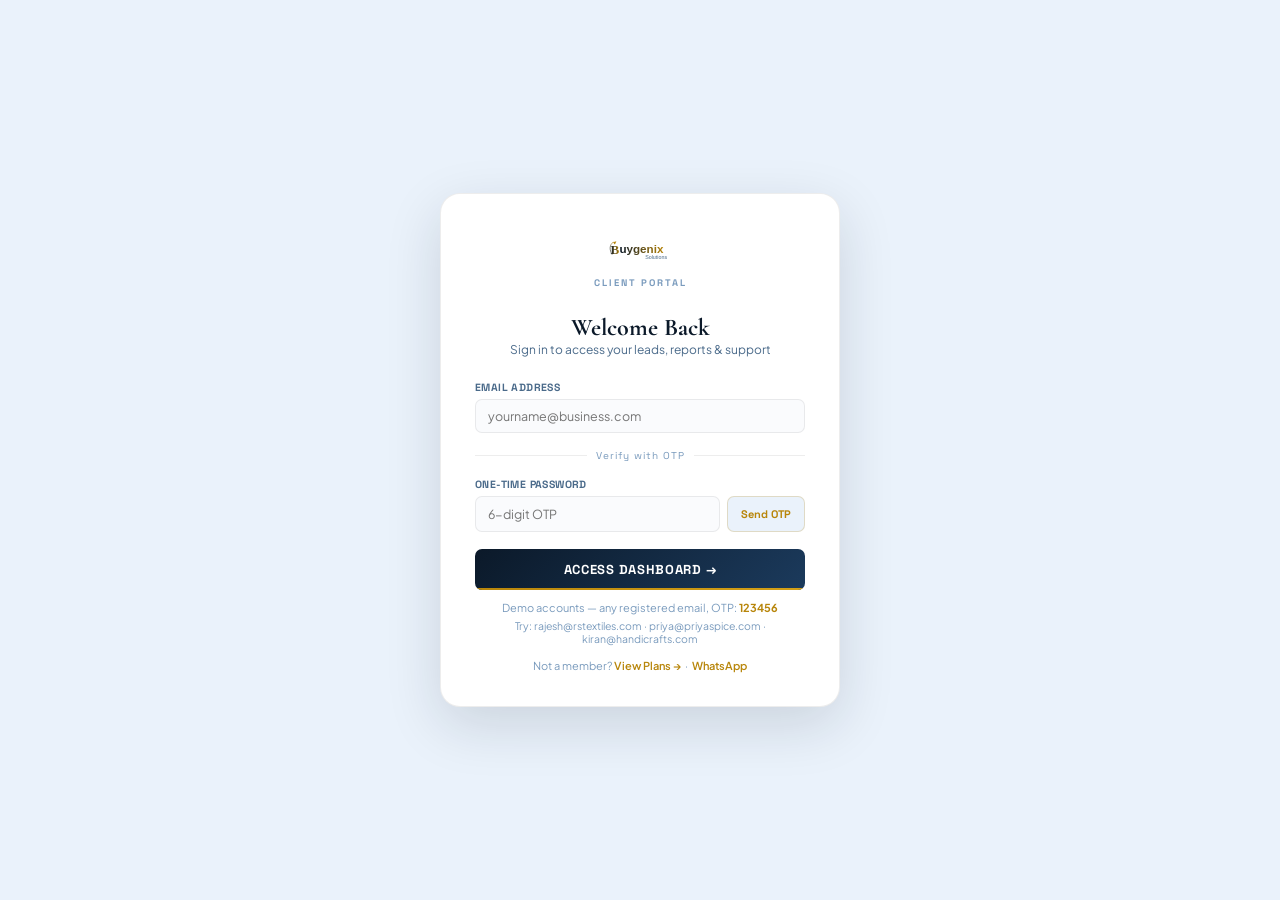
<file: client-portal.html>
<!DOCTYPE html>
<html lang="en">
<head>
<meta charset="UTF-8">
<meta name="viewport" content="width=device-width, initial-scale=1.0">
<title>BuyGenix — Client Portal</title>
<link href="https://fonts.googleapis.com/css2?family=Cormorant+Garamond:ital,wght@0,600;0,700&family=Plus+Jakarta+Sans:wght@400;500;600;700&family=Space+Grotesk:wght@400;500;600;700&display=swap" rel="stylesheet">
<style>
:root{--n:#0B1929;--n2:#1B3A5C;--g:#B8860B;--gm:#D4A017;--gp:#FFF8E7;--gb:rgba(184,134,11,.22);--sky:#EAF2FB;--skm:#D0E4F5;--tb:#2C3E50;--tm:#4A6A8A;--tl:#7A9BBD;--bs:rgba(0,0,0,.07);--ss:0 2px 14px rgba(11,25,41,.06);--sm:0 6px 28px rgba(11,25,41,.10);--sl:0 18px 56px rgba(11,25,41,.14);--green:#10B981;--red:#EF4444;--amber:#F59E0B;--sb:252px}
*,*::before,*::after{box-sizing:border-box;margin:0;padding:0}
html{font-size:14px}
body{font-family:'Plus Jakarta Sans',sans-serif;background:var(--sky);color:var(--tb);min-height:100vh;overflow-x:hidden}
a{text-decoration:none;color:inherit}button{cursor:pointer;font-family:inherit}
canvas#bg{position:fixed;inset:0;width:100%;height:100%;pointer-events:none;z-index:0}

/* SIDEBAR */
.sb{width:var(--sb);min-height:100vh;background:var(--n);display:flex;flex-direction:column;position:fixed;top:0;left:0;z-index:100;box-shadow:4px 0 24px rgba(11,25,41,.18);transition:transform .3s}
.sh{padding:22px 19px 16px;border-bottom:1px solid rgba(255,255,255,.06)}
.sl{display:flex;align-items:center;gap:9px}
.sl-t{font-family:'Cormorant Garamond',serif;font-size:20px;font-weight:700;color:#fff}.sl-t em{color:var(--gm);font-style:italic}
.sl-s{font-size:9px;color:rgba(255,255,255,.28);letter-spacing:1.5px;text-transform:uppercase;font-family:'Space Grotesk';margin-top:2px}
.snav{flex:1;padding:18px 13px;display:flex;flex-direction:column;gap:2px;overflow-y:auto}
.ss{font-size:9px;font-weight:700;letter-spacing:2.5px;text-transform:uppercase;color:rgba(255,255,255,.2);padding:12px 10px 4px;font-family:'Space Grotesk'}
.ni{display:flex;align-items:center;gap:10px;padding:10px 12px;border-radius:8px;color:rgba(255,255,255,.48);font-size:12.5px;font-weight:500;border:none;background:none;width:100%;text-align:left;transition:all .16s;cursor:pointer}
.ni:hover{background:rgba(255,255,255,.06);color:rgba(255,255,255,.8)}
.ni.on{background:rgba(184,134,11,.17);color:var(--gm);font-weight:600}
.ni .ic{width:16px;text-align:center;font-size:13px;flex-shrink:0}
.ni .bx{margin-left:auto;font-size:9.5px;font-weight:700;padding:2px 7px;border-radius:100px;background:var(--g);color:#fff}
.ni .bx.red{background:var(--red)}
.sf{padding:16px 13px;border-top:1px solid rgba(255,255,255,.06)}
.su{display:flex;align-items:center;gap:10px;padding:9px 11px;border-radius:9px;background:rgba(255,255,255,.04);margin-bottom:9px}
.sa{width:34px;height:34px;border-radius:50%;background:linear-gradient(135deg,var(--g),var(--gm));display:flex;align-items:center;justify-content:center;font-size:12px;font-weight:700;color:#fff;flex-shrink:0}
.btn-lo{width:100%;padding:8px;background:rgba(255,255,255,.04);border:1px solid rgba(255,255,255,.08);border-radius:7px;color:rgba(255,255,255,.38);font-size:11px;font-family:'Space Grotesk';cursor:pointer;transition:all .16s}
.btn-lo:hover{background:rgba(255,255,255,.09);color:rgba(255,255,255,.7)}

/* MAIN */
.main{margin-left:var(--sb);flex:1;min-height:100vh;display:flex;flex-direction:column;position:relative;z-index:2}
.topbar{background:rgba(255,255,255,.96);backdrop-filter:blur(10px);border-bottom:1px solid var(--bs);padding:0 28px;height:57px;display:flex;align-items:center;justify-content:space-between;position:sticky;top:0;z-index:50;box-shadow:var(--ss)}
.tt{font-family:'Cormorant Garamond',serif;font-size:19px;font-weight:700;color:var(--n)}
.tr{display:flex;align-items:center;gap:11px}
.tchip{display:flex;align-items:center;gap:5px;background:var(--gp);border:1px solid var(--gb);padding:5px 12px;border-radius:100px;font-size:11px;color:var(--g);font-weight:600;font-family:'Space Grotesk'}
.twa{width:34px;height:34px;border-radius:50%;background:#25D366;display:flex;align-items:center;justify-content:center;font-size:16px;transition:transform .16s}
.twa:hover{transform:scale(1.1)}
.burger{display:none;flex-direction:column;gap:5px;cursor:pointer;padding:5px}
.burger span{display:block;width:20px;height:2px;background:var(--n);border-radius:2px}
.content{padding:24px 28px;flex:1}

/* PANELS */
.panel{display:none}.panel.on{display:block;animation:fi .26s ease}
@keyframes fi{from{opacity:0;transform:translateY(6px)}to{opacity:1;transform:none}}

/* STAT CARDS */
.stats{display:grid;grid-template-columns:repeat(4,1fr);gap:14px;margin-bottom:20px}
.sc{background:#fff;border-radius:14px;padding:18px;border:1px solid var(--bs);box-shadow:var(--ss);position:relative;overflow:hidden;transition:transform .16s,box-shadow .16s}
.sc:hover{transform:translateY(-2px);box-shadow:var(--sm)}
.sc::before{content:'';position:absolute;top:0;left:0;width:4px;height:100%}
.sc.c1::before{background:var(--n2)}.sc.c2::before{background:var(--g)}.sc.c3::before{background:var(--green)}.sc.c4::before{background:var(--red)}
.sc-i{width:34px;height:34px;border-radius:8px;display:flex;align-items:center;justify-content:center;font-size:15px;margin-bottom:10px}
.sc.c1 .sc-i{background:rgba(27,58,92,.1)}.sc.c2 .sc-i{background:rgba(184,134,11,.1)}.sc.c3 .sc-i{background:rgba(16,185,129,.1)}.sc.c4 .sc-i{background:rgba(239,68,68,.1)}
.sc-v{font-family:'Cormorant Garamond',serif;font-size:30px;font-weight:700;color:var(--n);line-height:1;margin-bottom:3px}
.sc-l{font-size:11px;color:var(--tm)}
.sc-tr{position:absolute;top:14px;right:14px;font-size:10px;font-weight:600;padding:2px 7px;border-radius:100px}
.tup{background:rgba(16,185,129,.1);color:var(--green)}.twn{background:rgba(245,158,11,.1);color:var(--amber)}

/* CARD */
.card{background:#fff;border-radius:14px;border:1px solid var(--bs);box-shadow:var(--ss);overflow:hidden;margin-bottom:16px}
.ch{padding:14px 18px;border-bottom:1px solid var(--bs);display:flex;align-items:center;justify-content:space-between}
.ct{font-family:'Space Grotesk';font-size:13px;font-weight:700;color:var(--n)}
.csub{font-size:10.5px;color:var(--tl);margin-top:1px}
.cb{padding:18px}
.r2{display:grid;grid-template-columns:1fr 1fr;gap:16px}
.r31{display:grid;grid-template-columns:2fr 1fr;gap:16px}

/* TABLE */
.tbl{width:100%;border-collapse:collapse}
.tbl th{font-size:9.5px;font-weight:700;letter-spacing:1.5px;text-transform:uppercase;color:var(--tl);font-family:'Space Grotesk';padding:8px 13px;text-align:left;border-bottom:1px solid var(--bs);background:var(--sky)}
.tbl td{padding:10px 13px;font-size:12px;border-bottom:1px solid var(--bs);color:var(--tb);vertical-align:middle}
.tbl tr:last-child td{border-bottom:none}.tbl tr:hover td{background:var(--sky)}

/* BLURRED LEAD ROW */
.blur-cell{filter:blur(5px);user-select:none;color:var(--n);font-weight:600;transition:filter .3s}
.lead-row-locked{cursor:pointer;position:relative}
.lead-row-locked:hover td{background:var(--gp)}
.unlock-overlay{position:absolute;left:50%;top:50%;transform:translate(-50%,-50%);background:rgba(184,134,11,.9);color:#fff;font-size:10.5px;font-weight:700;padding:4px 12px;border-radius:100px;white-space:nowrap;pointer-events:none;display:none;font-family:'Space Grotesk';letter-spacing:.5px}
.lead-row-locked:hover .unlock-overlay{display:block}
.lock-badge{display:inline-flex;align-items:center;gap:4px;font-size:10px;font-weight:600;padding:3px 8px;border-radius:100px;background:rgba(184,134,11,.1);color:var(--g);font-family:'Space Grotesk'}

/* BADGES */
.bdg{display:inline-flex;align-items:center;gap:3px;font-size:10px;font-weight:600;padding:3px 8px;border-radius:100px;font-family:'Space Grotesk'}
.bh{background:rgba(239,68,68,.08);color:#DC2626}.bw{background:rgba(245,158,11,.1);color:#D97706}.bn{background:rgba(27,58,92,.08);color:var(--n2)}.bc{background:rgba(16,185,129,.08);color:var(--green)}.ba{background:rgba(16,185,129,.1);color:var(--green)}

/* BUTTONS */
.btn{display:inline-flex;align-items:center;gap:5px;padding:7px 14px;border-radius:7px;font-size:11.5px;font-weight:600;font-family:'Space Grotesk';border:none;transition:all .16s;cursor:pointer}
.bp{background:var(--n);color:#fff}.bp:hover{background:var(--n2)}
.bg{background:var(--g);color:#fff}.bg:hover{background:var(--gm)}
.bo{background:#fff;border:1.5px solid var(--bs);color:var(--tm)}.bo:hover{border-color:var(--gb);color:var(--g)}
.bsm{padding:5px 11px;font-size:11px}

/* PBAR */
.pb-w{margin-bottom:13px}
.pb-l{display:flex;justify-content:space-between;font-size:11px;color:var(--tm);margin-bottom:5px}
.pb-l strong{color:var(--n)}
.pb-t{height:6px;background:var(--sky);border-radius:100px;overflow:hidden}
.pb-f{height:100%;border-radius:100px;background:linear-gradient(90deg,var(--n2),var(--g))}

/* PLAN CARD */
.pc{background:linear-gradient(135deg,var(--n) 0%,var(--n2) 100%);border-radius:14px;padding:20px;color:#fff;position:relative;overflow:hidden}
.pc::before{content:'';position:absolute;bottom:-14px;right:-14px;width:90px;height:90px;background:rgba(184,134,11,.1);border-radius:50%}
.pc-tier{font-size:9px;font-weight:700;letter-spacing:2px;color:var(--gm);font-family:'Space Grotesk';text-transform:uppercase;margin-bottom:3px}
.pc-name{font-family:'Cormorant Garamond',serif;font-size:24px;font-weight:700;margin-bottom:13px}
.pc-f{display:flex;align-items:center;gap:7px;font-size:12px;color:rgba(255,255,255,.72);margin-bottom:6px}
.pc-f .ck{color:var(--gm);font-weight:700}
.pc-r{font-size:11px;color:rgba(255,255,255,.36);border-top:1px solid rgba(255,255,255,.08);padding-top:11px;margin-top:7px}
.pc-r strong{color:rgba(255,255,255,.6)}

/* CHAT */
.chat-wrap{display:flex;flex-direction:column;height:440px}
.cmsgs{flex:1;overflow-y:auto;padding:14px;display:flex;flex-direction:column;gap:10px}
.cmsgs::-webkit-scrollbar{width:3px}.cmsgs::-webkit-scrollbar-thumb{background:var(--skm);border-radius:3px}
.msg{display:flex;gap:8px;align-items:flex-end;animation:mi .22s ease}
@keyframes mi{from{opacity:0;transform:translateY(4px)}to{opacity:1;transform:none}}
.msg.out{flex-direction:row-reverse}
.mav{width:26px;height:26px;border-radius:50%;display:flex;align-items:center;justify-content:center;font-size:10px;font-weight:700;color:#fff;flex-shrink:0}
.msg.in .mav{background:linear-gradient(135deg,var(--n),var(--n2))}.msg.out .mav{background:linear-gradient(135deg,var(--g),var(--gm))}
.mbu{max-width:74%;padding:9px 13px;border-radius:12px;font-size:12.5px;line-height:1.55}
.msg.in .mbu{background:var(--sky);color:var(--tb);border-radius:3px 12px 12px 12px}
.msg.out .mbu{background:var(--n);color:#fff;border-radius:12px 3px 12px 12px}
.mti{font-size:9.5px;color:var(--tl);margin-top:2px}.msg.out .mti{text-align:right}
.chips{display:flex;flex-wrap:wrap;gap:6px;padding:9px 14px;border-top:1px solid var(--bs)}
.chip{padding:5px 11px;border:1.5px solid var(--gb);background:var(--gp);border-radius:100px;font-size:11px;color:var(--g);font-weight:600;cursor:pointer;transition:all .16s;font-family:'Space Grotesk'}
.chip:hover{background:var(--g);color:#fff;border-color:var(--g)}
.cft{padding:10px 14px;border-top:1px solid var(--bs);display:flex;gap:7px;align-items:center}
.cin{flex:1;padding:8px 13px;border:1.5px solid var(--bs);border-radius:100px;font-size:12.5px;font-family:'Plus Jakarta Sans';outline:none;color:var(--n);background:var(--sky);transition:all .16s}
.cin:focus{border-color:var(--g);background:#fff}
.csend{width:34px;height:34px;border-radius:50%;background:var(--n);border:none;color:#fff;font-size:14px;display:flex;align-items:center;justify-content:center;transition:all .16s;flex-shrink:0}
.csend:hover{background:var(--g)}

/* DRAWER */
.drw-bg{position:fixed;inset:0;background:rgba(11,25,41,.5);z-index:200;display:flex;justify-content:flex-end;opacity:0;pointer-events:none;transition:opacity .22s}
.drw-bg.open{opacity:1;pointer-events:all}
.drw{width:340px;max-width:95vw;background:#fff;height:100vh;overflow-y:auto;padding:26px 22px;transform:translateX(40px);transition:transform .24s;box-shadow:var(--sl);position:relative}
.drw-bg.open .drw{transform:none}
.drw h3{font-family:'Cormorant Garamond',serif;font-size:21px;font-weight:700;color:var(--n);margin-bottom:4px}
.dx{position:absolute;top:16px;right:16px;background:var(--sky);border:none;border-radius:50%;width:28px;height:28px;font-size:14px;cursor:pointer;display:flex;align-items:center;justify-content:center}
.dr{padding:9px 0;border-bottom:1px solid var(--bs)}.dr:last-child{border:none}
.dr-l{font-size:9.5px;font-weight:700;color:var(--tl);font-family:'Space Grotesk';text-transform:uppercase;letter-spacing:.4px;margin-bottom:2px}
.dr-v{font-size:13px;color:var(--n);font-weight:500}

/* UNLOCK MODAL */
.unlock-bg{position:fixed;inset:0;background:rgba(11,25,41,.6);z-index:300;display:flex;align-items:center;justify-content:center;padding:20px;opacity:0;pointer-events:none;transition:opacity .2s}
.unlock-bg.open{opacity:1;pointer-events:all}
.unlock-modal{background:#fff;border-radius:20px;padding:32px;width:100%;max-width:440px;box-shadow:var(--sl);transform:translateY(18px);transition:transform .22s;text-align:center}
.unlock-bg.open .unlock-modal{transform:none}
.unlock-modal h3{font-family:'Cormorant Garamond',serif;font-size:24px;font-weight:700;color:var(--n);margin-bottom:8px}
.unlock-modal p{font-size:12.5px;color:var(--tm);margin-bottom:20px;line-height:1.6}

/* PERF GRID */
.pg{display:grid;grid-template-columns:repeat(3,1fr);gap:12px;margin-bottom:20px}
.pi{background:var(--sky);border-radius:12px;padding:15px;text-align:center}
.pi-v{font-family:'Cormorant Garamond',serif;font-size:28px;font-weight:700;color:var(--n)}
.pi-l{font-size:10.5px;color:var(--tm);margin-top:3px}

/* FORM */
.fg{margin-bottom:12px}
.fg label{display:block;font-size:10.5px;font-weight:700;color:var(--tm);font-family:'Space Grotesk';text-transform:uppercase;letter-spacing:.4px;margin-bottom:5px}
.fg input,.fg select,.fg textarea{width:100%;padding:8px 12px;border:1.5px solid var(--bs);border-radius:7px;font-size:12.5px;font-family:'Plus Jakarta Sans';color:var(--n);background:#FAFBFD;outline:none;transition:border-color .16s}
.fg input:focus,.fg select:focus,.fg textarea:focus{border-color:var(--g);box-shadow:0 0 0 3px rgba(184,134,11,.08)}
.fg textarea{resize:vertical;min-height:80px}
.f2{display:grid;grid-template-columns:1fr 1fr;gap:12px}
.full{grid-column:1/-1}

/* HTBL */
.htbl{width:100%;border-collapse:collapse}
.htbl th{font-size:9.5px;font-weight:700;letter-spacing:1.5px;text-transform:uppercase;color:var(--tl);font-family:'Space Grotesk';padding:8px 13px;text-align:left;background:var(--sky);border-bottom:1px solid var(--bs)}
.htbl td{padding:10px 13px;font-size:12px;border-bottom:1px solid var(--bs);color:var(--tb)}
.htbl tr:last-child td{border-bottom:none}.htbl tr:hover td{background:var(--sky)}

/* ALERT */
.alert-bar{background:var(--gp);border:1px solid var(--gb);border-radius:10px;padding:12px 16px;display:flex;align-items:center;gap:10px;margin-bottom:20px;font-size:12.5px;color:var(--tb)}
.alert-bar strong{color:var(--g)}

/* LOGIN */
#lp{position:fixed;inset:0;z-index:400;display:flex;align-items:center;justify-content:center;padding:24px;background:var(--sky)}
.lcard{background:#fff;border-radius:20px;box-shadow:var(--sl);width:100%;max-width:400px;padding:40px 34px 34px;border:1px solid var(--bs);animation:cIn .5s cubic-bezier(.16,1,.3,1)}
@keyframes cIn{from{opacity:0;transform:translateY(20px) scale(.97)}to{opacity:1;transform:none}}
.l-logo{display:flex;flex-direction:column;align-items:center;gap:9px;margin-bottom:24px}
.l-t{font-family:'Cormorant Garamond',serif;font-size:24px;font-weight:700;color:var(--n);text-align:center}
.l-s{font-size:12px;color:var(--tm);text-align:center;margin-bottom:24px}
.otp-row{display:flex;gap:7px}
.otp-row input{flex:1}
.btn-otp{white-space:nowrap;padding:10px 13px;background:var(--sky);border:1.5px solid var(--gb);border-radius:7px;color:var(--g);font-size:11px;font-weight:700;font-family:'Space Grotesk';cursor:pointer;transition:all .16s}
.btn-otp:hover{background:var(--gp)}.btn-otp:disabled{opacity:.5;cursor:not-allowed}
.btn-login{width:100%;padding:12px;background:linear-gradient(135deg,var(--n),var(--n2));color:#fff;border:none;border-radius:7px;font-size:13px;font-weight:700;font-family:'Space Grotesk';letter-spacing:.7px;text-transform:uppercase;cursor:pointer;margin-top:5px;transition:all .2s;position:relative;overflow:hidden}
.btn-login::after{content:'';position:absolute;bottom:0;left:0;width:100%;height:2px;background:linear-gradient(90deg,var(--g),var(--gm))}
.btn-login:hover{transform:translateY(-1px);box-shadow:0 8px 22px rgba(11,25,41,.22)}
.err{background:#FEF2F2;border:1px solid rgba(239,68,68,.2);border-radius:7px;color:#DC2626;font-size:11.5px;padding:8px 12px;margin-bottom:12px;display:none}
.l-note{margin-top:16px;text-align:center;font-size:11px;color:var(--tl)}
.l-note a{color:var(--g);font-weight:600}
.l-div{display:flex;align-items:center;gap:9px;margin:16px 0}
.l-div hr{flex:1;border:none;border-top:1px solid var(--bs)}
.l-div span{font-size:10px;color:var(--tl);font-family:'Space Grotesk';letter-spacing:1px}
.spin{display:inline-block;width:13px;height:13px;border:2px solid rgba(255,255,255,.3);border-top-color:#fff;border-radius:50%;animation:sp .7s linear infinite;vertical-align:middle;margin-right:5px}
@keyframes sp{to{transform:rotate(360deg)}}

@media(max-width:1100px){.stats{grid-template-columns:repeat(2,1fr)}.r2,.r31{grid-template-columns:1fr}.pg{grid-template-columns:repeat(2,1fr)}}
@media(max-width:768px){.sb{transform:translateX(-100%)}.sb.open{transform:none}.main{margin-left:0}.burger{display:flex}.content{padding:18px 15px}.stats{grid-template-columns:1fr 1fr;gap:12px}}
@media(max-width:480px){.stats{grid-template-columns:1fr}}
</style>
</head>
<body>
<canvas id="bg"></canvas>
<script src="bgx-data.js"></script>

<!-- LOGIN -->
<div id="lp">
  <div class="lcard">
    <div class="l-logo">
      <svg viewBox="0 0 680 280" xmlns="http://www.w3.org/2000/svg" style="height:34px;width:auto">
        <defs><linearGradient id="bG" x1="0%" y1="0%" x2="100%" y2="0%"><stop offset="0%" style="stop-color:#0B1929"/><stop offset="100%" style="stop-color:#B8860B"/></linearGradient><linearGradient id="aG" x1="0%" y1="100%" x2="100%" y2="0%"><stop offset="0%" style="stop-color:#0B1929"/><stop offset="100%" style="stop-color:#B8860B"/></linearGradient></defs>
        <g transform="translate(95,60)"><path d="M 12 108 C -10 70,-10 30,20 8" fill="none" stroke="url(#aG)" stroke-width="5" stroke-linecap="round"/><path d="M 20 8 L 48 0 L 36 26" fill="#B8860B"/><text x="0" y="105" font-family="Arial Black" font-size="108" font-weight="900" fill="url(#bG)">B</text></g>
        <text x="168" y="155" font-family="Arial" font-size="96" font-weight="700" fill="url(#bG)">uygenix</text>
        <text x="380" y="205" font-family="Arial" font-size="44" font-weight="400" fill="#4A6A8A">Solutions</text>
      </svg>
      <div style="font-size:9.5px;font-weight:700;letter-spacing:2px;text-transform:uppercase;color:var(--tl);font-family:'Space Grotesk'">Client Portal</div>
    </div>
    <div class="l-t">Welcome Back</div>
    <p class="l-s">Sign in to access your leads, reports &amp; support</p>
    <div class="err" id="err"></div>
    <div class="fg"><label>Email Address</label><input type="email" id="l-em" placeholder="yourname@business.com"></div>
    <div class="l-div"><hr><span>Verify with OTP</span><hr></div>
    <div class="fg"><label>One-Time Password</label>
      <div class="otp-row">
        <input type="text" id="l-otp" placeholder="6-digit OTP" maxlength="6" inputmode="numeric">
        <button class="btn-otp" id="otp-btn" onclick="sendOTP()">Send OTP</button>
      </div>
    </div>
    <button class="btn-login" id="l-btn" onclick="doLogin()"><span id="l-txt">Access Dashboard →</span></button>
    <p style="margin-top:11px;text-align:center;font-size:11px;color:var(--tl)">Demo accounts — any registered email, OTP: <strong style="color:var(--g)">123456</strong></p>
    <p style="margin-top:5px;text-align:center;font-size:10.5px;color:var(--tl)">Try: rajesh@rstextiles.com · priya@priyaspice.com · kiran@handicrafts.com</p>
    <div class="l-note" style="margin-top:14px">Not a member? <a href="membership.html">View Plans →</a> &nbsp;·&nbsp; <a href="https://wa.me/919818187246">WhatsApp</a></div>
  </div>
</div>

<!-- PORTAL -->
<div id="portal" style="display:none">
  <aside class="sb" id="sb">
    <div class="sh">
      <div class="sl">
        <svg viewBox="0 0 40 40" style="height:24px;width:24px"><circle cx="20" cy="20" r="19" fill="none" stroke="rgba(184,134,11,.5)" stroke-width="1"/><text x="6" y="28" font-family="Arial Black" font-size="22" font-weight="900" fill="#fff">B</text><path d="M25 8 L32 6 L28 14" fill="#B8860B"/></svg>
        <div><div class="sl-t">Buy<em>genix</em></div><div class="sl-s">Client Portal</div></div>
      </div>
    </div>
    <nav class="snav">
      <span class="ss">Main</span>
      <button class="ni on" onclick="sp('dashboard',this)"><span class="ic">📊</span> Dashboard</button>
      <button class="ni" onclick="sp('leads',this)"><span class="ic">🎯</span> My Leads <span class="bx" id="lb">0</span></button>
      <button class="ni" onclick="sp('perf',this)"><span class="ic">📈</span> Performance</button>
      <button class="ni" onclick="sp('history',this)"><span class="ic">🧾</span> Purchase History</button>
      <span class="ss">Support</span>
      <button class="ni" onclick="sp('chat',this)"><span class="ic">💬</span> Chat with BuyGenix <span class="bx red" id="cb" style="display:none">1</span></button>
      <button class="ni" onclick="sp('ticket',this)"><span class="ic">🛎</span> Raise Ticket</button>
      <span class="ss">Account</span>
      <button class="ni" onclick="sp('plan',this)"><span class="ic">💎</span> My Plan</button>
      <button class="ni" onclick="sp('ref',this)"><span class="ic">🔗</span> Refer &amp; Earn</button>
      <a class="ni" href="index.html"><span class="ic">🌐</span> Main Website</a>
    </nav>
    <div class="sf">
      <div class="su">
        <div class="sa" id="sb-ava">—</div>
        <div><div style="font-size:12px;font-weight:600;color:#fff" id="sb-nm">—</div><div style="font-size:10px;color:var(--gm);font-family:'Space Grotesk'" id="sb-pl">—</div></div>
      </div>
      <button class="btn-lo" onclick="doLogout()">⬅ Sign Out</button>
    </div>
  </aside>

  <main class="main">
    <div class="topbar">
      <div style="display:flex;align-items:center;gap:12px">
        <div class="burger" onclick="document.getElementById('sb').classList.toggle('open')"><span></span><span></span><span></span></div>
        <div class="tt" id="pg-t">Dashboard</div>
      </div>
      <div class="tr">
        <div class="tchip" id="tb-plan">💎 —</div>
        <a href="https://wa.me/919818187246" class="twa" target="_blank">💬</a>
      </div>
    </div>

    <div class="content">

      <!-- DASHBOARD -->
      <div class="panel on" id="p-dashboard">
        <div class="alert-bar" id="dash-alert" style="display:none">
          <span style="font-size:16px">📬</span>
          <span id="dash-alert-txt"></span>
          <button onclick="this.parentElement.style.display='none'" style="margin-left:auto;background:none;border:none;font-size:15px;color:var(--tl);cursor:pointer">✕</button>
        </div>
        <div class="stats" id="dash-stats"></div>
        <div class="r31">
          <div>
            <div class="card">
              <div class="ch"><div><div class="ct">Recent Buyer Leads</div><div class="csub" id="dash-leads-sub">Latest assigned leads</div></div><button class="btn bo bsm" onclick="sp('leads',null)">View All →</button></div>
              <div style="padding:0">
                <table class="tbl">
                  <thead><tr><th>Country</th><th>Category</th><th>Product</th><th>Qty</th><th>Quality</th><th>Contact</th></tr></thead>
                  <tbody id="dash-lead-rows"></tbody>
                </table>
              </div>
            </div>
            <div class="card">
              <div class="ch"><div class="ct">Lead Usage This Month</div></div>
              <div class="cb">
                <div class="pb-w"><div class="pb-l"><span>Used</span><strong id="usage-lbl">0 / 0</strong></div><div class="pb-t"><div class="pb-f" id="usage-bar" style="width:0%"></div></div></div>
                <p style="font-size:11.5px;color:var(--tm)">You have <strong style="color:var(--n)" id="rem-lbl">0 leads remaining</strong>. Plan renews <strong style="color:var(--n)" id="renew-lbl">—</strong>. <a href="#" onclick="sp('plan',null);return false" style="color:var(--g);font-weight:600">Upgrade →</a></p>
              </div>
            </div>
          </div>
          <div style="display:flex;flex-direction:column;gap:16px">
            <div class="pc" id="dash-plan-card"></div>
            <div class="card" id="dash-rm-card"></div>
          </div>
        </div>
      </div>

      <!-- MY LEADS -->
      <div class="panel" id="p-leads">
        <div style="display:flex;align-items:center;justify-content:space-between;margin-bottom:14px">
          <div>
            <div style="font-family:'Cormorant Garamond',serif;font-size:21px;font-weight:700;color:var(--n)">My Buyer Leads</div>
            <div style="font-size:11.5px;color:var(--tl)" id="leads-sub-label">—</div>
          </div>
          <div style="display:flex;gap:7px;align-items:center">
            <select id="f-country" onchange="renderLeads()" style="padding:6px 10px;border:1.5px solid var(--bs);border-radius:7px;font-size:11.5px;font-family:'Plus Jakarta Sans';color:var(--n);outline:none"><option value="">All Countries</option></select>
            <select id="f-cat" onchange="renderLeads()" style="padding:6px 10px;border:1.5px solid var(--bs);border-radius:7px;font-size:11.5px;font-family:'Plus Jakarta Sans';color:var(--n);outline:none"><option value="">All Categories</option></select>
            <button class="btn bp bsm" onclick="alert('CSV export available for active plan members.')">⬇ CSV</button>
          </div>
        </div>
        <!-- LOCKED PREVIEW banner -->
        <div id="locked-banner" style="display:none;background:linear-gradient(135deg,var(--n),var(--n2));border-radius:12px;padding:20px 24px;margin-bottom:16px;color:#fff;display:flex;align-items:center;gap:16px">
          <span style="font-size:28px">🔒</span>
          <div>
            <div style="font-family:'Cormorant Garamond',serif;font-size:18px;font-weight:700;margin-bottom:4px">Unlock Full Lead Details</div>
            <div style="font-size:12px;color:rgba(255,255,255,.7)">You can see Country, Category, Product &amp; Qty. <strong style="color:var(--gm)">Purchase leads to reveal</strong> contact name, company, email &amp; phone.</div>
          </div>
          <button class="btn bg" style="margin-left:auto;flex-shrink:0" onclick="openUnlock()">Unlock Leads →</button>
        </div>
        <div class="card">
          <div style="padding:0;overflow-x:auto">
            <table class="tbl">
              <thead><tr><th>Country</th><th>Category</th><th>Product</th><th>Qty</th><th>Quality</th><th>Company</th><th>Contact Person</th><th>Phone</th><th>Email</th><th></th></tr></thead>
              <tbody id="lead-rows"></tbody>
            </table>
          </div>
        </div>
      </div>

      <!-- PERFORMANCE -->
      <div class="panel" id="p-perf">
        <div style="font-family:'Cormorant Garamond',serif;font-size:21px;font-weight:700;color:var(--n);margin-bottom:16px">Performance Overview</div>
        <div class="pg" id="perf-kpis"></div>
        <div class="r2">
          <div class="card"><div class="ch"><div class="ct">Leads by Category</div></div><div class="cb" id="p-cats"></div></div>
          <div class="card"><div class="ch"><div class="ct">Top Countries</div></div><div class="cb" id="p-ctrs"></div></div>
        </div>
      </div>

      <!-- HISTORY -->
      <div class="panel" id="p-history">
        <div style="font-family:'Cormorant Garamond',serif;font-size:21px;font-weight:700;color:var(--n);margin-bottom:14px">Purchase History</div>
        <div class="card"><div style="padding:0"><table class="htbl"><thead><tr><th>Date</th><th>Plan / Product</th><th>Qty</th><th>Amount</th><th>Status</th></tr></thead><tbody id="hist-body"></tbody></table></div></div>
      </div>

      <!-- CHAT WITH BUYGENIX -->
      <div class="panel" id="p-chat">
        <div style="font-family:'Cormorant Garamond',serif;font-size:21px;font-weight:700;color:var(--n);margin-bottom:4px">Chat with BuyGenix</div>
        <p style="font-size:12px;color:var(--tm);margin-bottom:14px">Message your Relationship Manager directly. We respond within 24 hours.</p>
        <div class="card">
          <div class="ch" id="chat-header"></div>
          <div class="chat-wrap">
            <div class="cmsgs" id="chat-msgs"></div>
            <div class="chips">
              <button class="chip" onclick="cq('How many leads do I have left?')">Leads remaining?</button>
              <button class="chip" onclick="cq('I have a problem with a lead')">Report issue</button>
              <button class="chip" onclick="cq('I want to upgrade my plan')">Upgrade plan</button>
              <button class="chip" onclick="cq('When is my renewal?')">Renewal date</button>
              <button class="chip" onclick="cq('Can I get a top-up of leads?')">Request top-up</button>
            </div>
            <div class="cft">
              <input class="cin" type="text" id="c-in" placeholder="Message your RM…" onkeydown="if(event.key==='Enter')cSend()">
              <button class="csend" onclick="cSend()">➤</button>
            </div>
          </div>
        </div>
      </div>

      <!-- TICKET -->
      <div class="panel" id="p-ticket">
        <div style="font-family:'Cormorant Garamond',serif;font-size:21px;font-weight:700;color:var(--n);margin-bottom:4px">Raise a Support Ticket</div>
        <p style="font-size:12px;color:var(--tm);margin-bottom:14px">Our team responds within 24 working hours. You'll receive a ticket ID on submission.</p>
        <div class="card"><div class="cb">
          <div class="f2">
            <div class="fg"><label>Your Name</label><input type="text" id="tk-nm" placeholder="Full name"></div>
            <div class="fg"><label>Email</label><input type="email" id="tk-em" placeholder="email@business.com"></div>
            <div class="fg"><label>Issue Type</label><select><option>Lead Quality / Missing Lead</option><option>Billing / Payment</option><option>Plan Upgrade / Downgrade</option><option>RM Query</option><option>Technical / Login Issue</option><option>Other</option></select></div>
            <div class="fg"><label>Priority</label><select><option>Normal</option><option>High</option><option>Urgent</option></select></div>
            <div class="fg full"><label>Describe Your Issue</label><textarea placeholder="Include lead IDs, dates, or transaction references where relevant."></textarea></div>
          </div>
          <button class="btn bp" onclick="submitTk()" style="margin-top:6px">Submit Ticket →</button>
          <div id="tk-ok" style="display:none;margin-top:10px;background:rgba(16,185,129,.08);border:1px solid rgba(16,185,129,.2);border-radius:7px;padding:9px 13px;font-size:12px;color:var(--green)">✅ Ticket submitted! Our team will respond within 24 hours.</div>
        </div></div>
      </div>

      <!-- MY PLAN -->
      <div class="panel" id="p-plan">
        <div style="font-family:'Cormorant Garamond',serif;font-size:21px;font-weight:700;color:var(--n);margin-bottom:14px">My Membership Plan</div>
        <div class="r2">
          <div class="pc" id="plan-card-full" style="padding:24px"></div>
          <div class="card">
            <div class="ch"><div class="ct">Upgrade Your Plan</div></div>
            <div class="cb" id="upgrade-options"></div>
          </div>
        </div>
      </div>

      <!-- REFER & EARN -->
      <div class="panel" id="p-ref">
        <div style="font-family:'Cormorant Garamond',serif;font-size:21px;font-weight:700;color:var(--n);margin-bottom:4px">Refer &amp; Earn</div>
        <p style="font-size:12px;color:var(--tm);margin-bottom:16px">Refer another Indian exporter to BuyGenix and earn commission on every successful membership.</p>
        <div class="r2">
          <div class="card">
            <div class="ch"><div class="ct">Commission Structure</div></div>
            <div class="cb">
              <table class="htbl"><thead><tr><th>Plan Referred</th><th>Your Commission</th></tr></thead><tbody>
                <tr><td>Starter Plan (100 leads)</td><td><strong style="color:var(--green)">₹500</strong></td></tr>
                <tr><td>Growth Plan (500 leads)</td><td><strong style="color:var(--green)">₹2,000</strong></td></tr>
                <tr><td>Professional (2,000 leads)</td><td><strong style="color:var(--green)">₹5,000</strong></td></tr>
                <tr><td>Enterprise Plan</td><td><strong style="color:var(--green)">₹10,000+</strong></td></tr>
              </tbody></table>
              <div style="margin-top:14px;background:var(--gp);border:1px solid var(--gb);border-radius:8px;padding:12px 15px">
                <div style="font-size:9.5px;font-weight:700;color:var(--g);font-family:'Space Grotesk';text-transform:uppercase;letter-spacing:1px;margin-bottom:4px">Your Referral Link</div>
                <div style="font-size:12px;color:var(--n);font-family:'Space Grotesk';background:#fff;border:1px solid var(--gb);border-radius:6px;padding:7px 11px" id="ref-link-txt">buygenixsolutions.com/ref/—</div>
                <button class="btn bo bsm" style="margin-top:7px" onclick="copyRef()">📋 Copy Link</button>
              </div>
            </div>
          </div>
          <div class="card">
            <div class="ch"><div class="ct">Your Referrals</div></div>
            <div class="cb">
              <div id="my-referrals"></div>
              <div style="margin-top:14px;padding-top:14px;border-top:1px solid var(--bs);display:flex;justify-content:space-between">
                <div><div style="font-size:10.5px;color:var(--tl)">Total Earned</div><div style="font-family:'Cormorant Garamond',serif;font-size:24px;font-weight:700;color:var(--n)" id="ref-earned">₹0</div></div>
                <div><div style="font-size:10.5px;color:var(--tl)">Pending</div><div style="font-family:'Cormorant Garamond',serif;font-size:24px;font-weight:700;color:var(--amber)" id="ref-pending">₹0</div></div>
              </div>
            </div>
          </div>
        </div>
      </div>

    </div>
  </main>
</div>

<!-- LEAD DETAIL DRAWER -->
<div class="drw-bg" id="drw-bg" onclick="if(event.target===this)closeDrw()">
  <div class="drw">
    <button class="dx" onclick="closeDrw()">✕</button>
    <h3 id="dr-co"></h3>
    <p style="font-size:11px;color:var(--tl);margin-bottom:16px" id="dr-sub"></p>
    <div id="dr-body"></div>
    <div style="margin-top:18px;display:flex;gap:7px">
      <a id="dr-wa" href="#" class="btn bp bsm" target="_blank">💬 WhatsApp</a>
      <a id="dr-em" href="#" class="btn bo bsm">📧 Email</a>
    </div>
    <div style="margin-top:12px;background:rgba(245,158,11,.06);border:1px solid rgba(245,158,11,.2);border-radius:7px;padding:10px 13px;font-size:11px;color:var(--tb)">⚠ <strong>Confidentiality:</strong> Lead contact details are for your business use only. Do not redistribute.</div>
  </div>
</div>

<!-- UNLOCK MODAL -->
<div class="unlock-bg" id="unlock-bg" onclick="if(event.target===this)closeUnlock()">
  <div class="unlock-modal">
    <div style="font-size:36px;margin-bottom:10px">🔓</div>
    <h3>Unlock Lead Details</h3>
    <p>Company name, contact person, phone &amp; email are hidden until you purchase leads. Upgrade or top-up to reveal all contact details instantly.</p>
    <div style="display:flex;gap:10px;justify-content:center;flex-wrap:wrap">
      <a href="https://wa.me/919818187246" class="btn bg" target="_blank">💬 Upgrade via WhatsApp</a>
      <button class="btn bo" onclick="closeUnlock()">Maybe Later</button>
    </div>
    <p style="margin-top:16px;font-size:11px;color:var(--tl)">Questions? Call +91 98181 87246 or email Buygenixsolutions@gmail.com</p>
  </div>
</div>

<script>
/* ─ CANVAS ─ */
(function(){const c=document.getElementById('bg'),ctx=c.getContext('2d');let W,H,ns=[];function resize(){W=c.width=window.innerWidth;H=c.height=window.innerHeight;ns=[];const n=Math.floor(W*H/22000);for(let i=0;i<n;i++)ns.push({x:Math.random()*W,y:Math.random()*H,vx:(Math.random()-.5)*.3,vy:(Math.random()-.5)*.3,r:Math.random()*2+.8,o:Math.random()*.3+.07})}resize();window.addEventListener('resize',resize);function draw(){ctx.clearRect(0,0,W,H);const g=ctx.createLinearGradient(0,0,W,H);g.addColorStop(0,'rgba(232,240,252,.7)');g.addColorStop(1,'rgba(210,228,248,.6)');ctx.fillStyle=g;ctx.fillRect(0,0,W,H);ns.forEach(n=>{n.x+=n.vx;n.y+=n.vy;if(n.x<0||n.x>W)n.vx*=-1;if(n.y<0||n.y>H)n.vy*=-1;ctx.globalAlpha=n.o;ctx.fillStyle='rgba(11,25,41,.4)';ctx.beginPath();ctx.arc(n.x,n.y,n.r,0,Math.PI*2);ctx.fill()});ctx.strokeStyle='rgba(11,25,41,.05)';ctx.lineWidth=.8;for(let i=0;i<ns.length;i++)for(let j=i+1;j<ns.length;j++){const dx=ns[i].x-ns[j].x,dy=ns[i].y-ns[j].y,d=Math.sqrt(dx*dx+dy*dy);if(d<110){ctx.globalAlpha=(1-d/110)*.08;ctx.beginPath();ctx.moveTo(ns[i].x,ns[i].y);ctx.lineTo(ns[j].x,ns[j].y);ctx.stroke()}}ctx.globalAlpha=1;requestAnimationFrame(draw)}draw()})();

/* ─ STATE ─ */
let CLIENT = null; // set on login

const QT={hot:'🔥 Hot',warm:'⚡ Warm',new:'🆕 New',conv:'✅ Converted'};
const QC={hot:'bh',warm:'bw',new:'bn',conv:'bc'};

/* ─ LOGIN ─ */
function sendOTP(){
  const em=document.getElementById('l-em').value.trim();
  if(!em||!em.includes('@')){showE('Enter a valid email address first.');return}
  const c=BGX.getClientByEmail(em);
  if(!c){showE('No account found for this email. Please contact BuyGenix.');return}
  const btn=document.getElementById('otp-btn');
  btn.textContent='Sent ✓';btn.disabled=true;
}
function showE(m){const e=document.getElementById('err');e.textContent='⚠ '+m;e.style.display='block';setTimeout(()=>e.style.display='none',3500)}
function doLogin(){
  const em=document.getElementById('l-em').value.trim();
  const otp=document.getElementById('l-otp').value.trim();
  const btn=document.getElementById('l-btn');
  const txt=document.getElementById('l-txt');
  if(!em||!em.includes('@')){showE('Enter a valid email.');return}
  const c=BGX.getClientByEmail(em);
  if(!c){showE('No account found. Contact BuyGenix support.');return}
  if(otp!==c.otp){showE('Invalid OTP. Contact your RM if you need help.');return}
  txt.innerHTML='<span class="spin"></span>Signing in…';btn.disabled=true;
  setTimeout(()=>{
    CLIENT=c;
    document.getElementById('lp').style.display='none';
    document.getElementById('portal').style.display='block';
    initPortal();
  },1100);
}
function doLogout(){
  CLIENT=null;
  document.getElementById('lp').style.display='flex';
  document.getElementById('portal').style.display='none';
  document.getElementById('l-txt').textContent='Access Dashboard →';
  document.getElementById('l-btn').disabled=false;
  document.getElementById('l-otp').value='';
  document.getElementById('otp-btn').textContent='Send OTP';
  document.getElementById('otp-btn').disabled=false;
}

/* ─ INIT ─ */
function initPortal(){
  const plan=BGX.getPlan(CLIENT.plan);
  const rm=BGX.getRM(CLIENT.rmId);
  const ini=CLIENT.name.split(' ').map(w=>w[0]).join('').slice(0,2).toUpperCase();
  document.getElementById('sb-ava').textContent=ini;
  document.getElementById('sb-nm').textContent=CLIENT.name;
  document.getElementById('sb-pl').textContent=plan.label;
  document.getElementById('tb-plan').textContent='💎 '+plan.label;
  document.getElementById('tk-nm').value=CLIENT.name;
  document.getElementById('tk-em').value=CLIENT.email;

  // Populate filter dropdowns for leads panel
  const countries=[...new Set(BGX.getLeadsForClient(CLIENT.id).map(l=>l.country))];
  const catSel=document.getElementById('f-cat');
  catSel.innerHTML='<option value="">All Categories</option>';
  [...new Set(BGX.getLeadsForClient(CLIENT.id).map(l=>l.cat))].forEach(c=>{const o=document.createElement('option');o.value=c;o.textContent=c;catSel.appendChild(o)});
  const ctrSel=document.getElementById('f-country');
  ctrSel.innerHTML='<option value="">All Countries</option>';
  countries.forEach(c=>{const o=document.createElement('option');o.value=c;o.textContent=c;ctrSel.appendChild(o)});

  // Check for new RM message
  const msgs=BGX.MESSAGES[CLIENT.id]||[];
  const lastMsg=msgs[msgs.length-1];
  if(lastMsg&&lastMsg.from==='rm'){document.getElementById('cb').style.display='inline-flex'}

  // Lead count badge
  const myLeads=BGX.getLeadsForClient(CLIENT.id);
  document.getElementById('lb').textContent=myLeads.length;

  // Referral link
  document.getElementById('ref-link-txt').textContent='buygenixsolutions.com/ref/'+CLIENT.name.split(' ')[0].toUpperCase()+CLIENT.id.slice(1)+'2025';

  renderDash();
}

/* ─ PANELS ─ */
const PT={dashboard:'Dashboard',leads:'My Leads',perf:'Performance',history:'Purchase History',chat:'Chat with BuyGenix',ticket:'Raise Ticket',plan:'My Plan',ref:'Refer & Earn'};
function sp(name,btn){
  document.querySelectorAll('.panel').forEach(p=>p.classList.remove('on'));
  document.querySelectorAll('.ni').forEach(b=>b.classList.remove('on'));
  document.getElementById('p-'+name)?.classList.add('on');
  if(btn)btn.classList.add('on');
  document.getElementById('pg-t').textContent=PT[name]||name;
  if(name==='chat'){document.getElementById('cb').style.display='none';renderChat()}
  if(name==='leads')renderLeads();
  if(name==='perf')renderPerf();
  if(name==='history')renderHistory();
  if(name==='plan')renderPlan();
  if(name==='ref')renderRef();
  document.getElementById('sb').classList.remove('open');
}

/* ─ DASHBOARD ─ */
function renderDash(){
  if(!CLIENT)return;
  const plan=BGX.getPlan(CLIENT.plan);
  const rm=BGX.getRM(CLIENT.rmId);
  const myLeads=BGX.getLeadsForClient(CLIENT.id);
  const rem=CLIENT.limit-CLIENT.used;
  const pct=CLIENT.limit>0?Math.round(CLIENT.used/CLIENT.limit*100):0;

  // Alert
  if(myLeads.length>0){
    document.getElementById('dash-alert').style.display='flex';
    document.getElementById('dash-alert-txt').innerHTML=`Your latest lead batch is ready — <strong>${myLeads.length} verified buyers</strong> across ${[...new Set(myLeads.map(l=>l.country))].length} countries assigned to your dashboard.`;
  }

  // Stats
  const countries=[...new Set(myLeads.map(l=>l.country))].length;
  const conv=myLeads.filter(l=>l.status==='converted').length;
  document.getElementById('dash-stats').innerHTML=`
    <div class="sc c1"><div class="sc-i">🎯</div><div class="sc-v">${plan.limit}</div><div class="sc-l">Monthly Lead Limit</div><div class="sc-tr twn">${plan.label}</div></div>
    <div class="sc c2"><div class="sc-i">📤</div><div class="sc-v">${CLIENT.used}</div><div class="sc-l">Leads Used</div><div class="sc-tr tup">${pct}%</div></div>
    <div class="sc c3"><div class="sc-i">🌍</div><div class="sc-v">${countries}</div><div class="sc-l">Countries in Leads</div><div class="sc-tr tup">active</div></div>
    <div class="sc c4"><div class="sc-i">⏳</div><div class="sc-v">${rem}</div><div class="sc-l">Leads Remaining</div><div class="sc-tr twn">${100-pct}%</div></div>`;

  // Usage bar
  document.getElementById('usage-lbl').textContent=`${CLIENT.used} / ${CLIENT.limit}`;
  document.getElementById('usage-bar').style.width=pct+'%';
  document.getElementById('rem-lbl').textContent=rem+' leads remaining';
  document.getElementById('renew-lbl').textContent=CLIENT.renewal;

  // Recent leads (top 5, blurred if not purchased)
  const recent=myLeads.slice(0,5);
  document.getElementById('dash-leads-sub').textContent=`Showing ${recent.length} of ${myLeads.length} assigned leads`;
  document.getElementById('dash-lead-rows').innerHTML=recent.map(l=>{
    const unlocked=CLIENT.status==='active';
    return `<tr class="${unlocked?'':'lead-row-locked'}" onclick="${unlocked?`openDrw('${l.id}')`:'openUnlock()'}">
      <td>${l.country}</td>
      <td>${l.cat}</td>
      <td style="font-size:11.5px">${l.product}</td>
      <td style="font-size:11.5px;color:var(--tm)">${l.qty||'—'}</td>
      <td><span class="bdg ${QC[l.q]||'bn'}">${QT[l.q]||l.q}</span></td>
      <td>${unlocked?`<button class="btn bo bsm" onclick="event.stopPropagation();openDrw('${l.id}')">View →</button>`:`<span class="lock-badge">🔒 Purchase to reveal</span>`}</td>
    </tr>`;
  }).join('');

  // Plan card
  document.getElementById('dash-plan-card').innerHTML=`
    <div class="pc-tier">Your Plan</div>
    <div class="pc-name">${plan.label}</div>
    ${plan.limit<99999?`<div class="pc-f"><span class="ck">✓</span> ${plan.limit.toLocaleString()} leads/month</div>`:'<div class="pc-f"><span class="ck">✓</span> Unlimited leads</div>'}
    <div class="pc-f"><span class="ck">✓</span> Phone + Email + WhatsApp leads</div>
    <div class="pc-f"><span class="ck">✓</span> CSV export</div>
    <div class="pc-f"><span class="ck">✓</span> Dedicated RM — ${rm?rm.name:'assigned'}</div>
    <div class="pc-r">Billing: <strong>${CLIENT.billing}</strong> · Renews: <strong>${CLIENT.renewal}</strong></div>`;

  // RM card
  document.getElementById('dash-rm-card').innerHTML=`
    <div class="ch"><div class="ct">Your Relationship Manager</div></div>
    <div class="cb">
      <div style="display:flex;align-items:center;gap:13px">
        <div style="width:48px;height:48px;border-radius:50%;background:linear-gradient(135deg,var(--n),var(--n2));display:flex;align-items:center;justify-content:center;font-size:16px;color:#fff;font-weight:700;flex-shrink:0">${rm?rm.initials:'RM'}</div>
        <div><div style="font-size:14px;font-weight:700;color:var(--n);font-family:'Space Grotesk'">${rm?rm.name:'Your RM'}</div><div style="font-size:11px;color:var(--tm);margin-top:1px">${rm?rm.role:'Export Consultant'}</div></div>
      </div>
      <div style="display:flex;gap:7px;margin-top:13px">
        <a href="https://wa.me/${rm?(rm.phone.replace(/[^0-9]/g,'')):'919818187246'}" class="btn bp bsm" target="_blank">💬 WhatsApp</a>
        <button class="btn bo bsm" onclick="sp('chat',null)">Open Chat</button>
      </div>
    </div>`;
}

/* ─ MY LEADS ─ */
function renderLeads(){
  if(!CLIENT)return;
  const fc=document.getElementById('f-country')?.value||'';
  const fcat=document.getElementById('f-cat')?.value||'';
  let list=BGX.getLeadsForClient(CLIENT.id).filter(l=>(!fc||l.country===fc)&&(!fcat||l.cat===fcat));
  const unlocked=CLIENT.status==='active';

  document.getElementById('leads-sub-label').textContent=`${list.length} leads assigned to your account`;
  document.getElementById('locked-banner').style.display=unlocked?'none':'flex';

  document.getElementById('lead-rows').innerHTML=list.map(l=>`
    <tr class="${unlocked?'':'lead-row-locked'}" onclick="${unlocked?`openDrw('${l.id}')`:'openUnlock()'}">
      <td>${l.country}</td>
      <td>${l.cat}</td>
      <td style="font-size:11.5px">${l.product}</td>
      <td style="font-size:11.5px;color:var(--tm)">${l.qty||'—'}</td>
      <td><span class="bdg ${QC[l.q]||'bn'}">${QT[l.q]||l.q}</span></td>
      <td class="${unlocked?'':'blur-cell'}">${unlocked?`<strong>${l.co}</strong>`:randomBlur()}</td>
      <td class="${unlocked?'':'blur-cell'}">${unlocked?l.name:randomBlur()}</td>
      <td class="${unlocked?'':'blur-cell'}" style="font-family:'Space Grotesk';font-size:11px">${unlocked?l.phone:randomBlurPhone()}</td>
      <td class="${unlocked?'':'blur-cell'}" style="font-size:11px">${unlocked?l.email:randomBlurEmail()}</td>
      <td>${unlocked?`<button class="btn bo bsm" onclick="event.stopPropagation();openDrw('${l.id}')">Details →</button>`:`<span class="lock-badge">🔒 Locked</span>`}</td>
    </tr>`).join('');
}

function randomBlur(){const w=['Xxxxxx Trading','Xxxxxx Imports','Xxxxxx Co Ltd','Xxxxxx GmbH','Xxxxxx LLC'];return w[Math.floor(Math.random()*w.length)]}
function randomBlurPhone(){return '+XX XX XXXX XXXX'}
function randomBlurEmail(){return 'xxxxxx@xxxxxxxx.xxx'}

/* ─ DRAWER ─ */
function openDrw(id){
  if(CLIENT.status!=='active'){openUnlock();return}
  const l=BGX.LEADS.find(x=>x.id===id);
  if(!l)return;
  document.getElementById('dr-co').textContent=l.co;
  document.getElementById('dr-sub').textContent=l.cat+' · '+l.country;
  document.getElementById('dr-wa').href='https://wa.me/'+l.phone.replace(/[^0-9]/g,'');
  document.getElementById('dr-em').href='mailto:'+l.email;
  document.getElementById('dr-body').innerHTML=`
    <div class="dr"><div class="dr-l">Company</div><div class="dr-v">${l.co}</div></div>
    <div class="dr"><div class="dr-l">Country</div><div class="dr-v">${l.country}</div></div>
    <div class="dr"><div class="dr-l">Category</div><div class="dr-v">${l.cat}</div></div>
    <div class="dr"><div class="dr-l">Product Interest</div><div class="dr-v">${l.product}</div></div>
    <div class="dr"><div class="dr-l">Quantity Required</div><div class="dr-v">${l.qty||'—'}</div></div>
    <div class="dr"><div class="dr-l">Contact Person</div><div class="dr-v">${l.name}</div></div>
    <div class="dr"><div class="dr-l">Phone / WhatsApp</div><div class="dr-v" style="font-family:'Space Grotesk'">${l.phone}</div></div>
    <div class="dr"><div class="dr-l">Email</div><div class="dr-v">${l.email}</div></div>
    <div class="dr"><div class="dr-l">Lead Quality</div><div class="dr-v"><span class="bdg ${QC[l.q]||'bn'}">${QT[l.q]||l.q}</span></div></div>
    <div class="dr"><div class="dr-l">Date Assigned</div><div class="dr-v">${l.addedDate}</div></div>`;
  document.getElementById('drw-bg').classList.add('open');
}
function closeDrw(){document.getElementById('drw-bg').classList.remove('open')}
function openUnlock(){document.getElementById('unlock-bg').classList.add('open')}
function closeUnlock(){document.getElementById('unlock-bg').classList.remove('open')}

/* ─ PERFORMANCE ─ */
function renderPerf(){
  if(!CLIENT)return;
  const myLeads=BGX.getLeadsForClient(CLIENT.id);
  const conv=myLeads.filter(l=>l.status==='converted').length;
  const convRate=myLeads.length>0?((conv/myLeads.length)*100).toFixed(1)+'%':'0%';
  const countries=[...new Set(myLeads.map(l=>l.country))].length;
  document.getElementById('perf-kpis').innerHTML=`
    <div class="pi"><div class="pi-v">${myLeads.length}</div><div class="pi-l">Total Leads Assigned</div></div>
    <div class="pi"><div class="pi-v">${convRate}</div><div class="pi-l">Conversion Rate</div></div>
    <div class="pi"><div class="pi-v">${conv}</div><div class="pi-l">Converted Leads</div></div>
    <div class="pi"><div class="pi-v">${countries}</div><div class="pi-l">Countries</div></div>
    <div class="pi"><div class="pi-v">${CLIENT.used}</div><div class="pi-l">Leads Used This Month</div></div>
    <div class="pi"><div class="pi-v">${CLIENT.limit-CLIENT.used}</div><div class="pi-l">Remaining Balance</div></div>`;

  const cats={};myLeads.forEach(l=>cats[l.cat]=(cats[l.cat]||0)+1);
  const cmax=Math.max(1,...Object.values(cats));
  document.getElementById('p-cats').innerHTML=Object.entries(cats).sort((a,b)=>b[1]-a[1]).map(([k,v])=>`
    <div class="pb-w"><div class="pb-l"><span>${k}</span><strong>${v}</strong></div><div class="pb-t"><div class="pb-f" style="width:${Math.round(v/cmax*100)}%"></div></div></div>`).join('');

  const ctrs={};myLeads.forEach(l=>ctrs[l.country]=(ctrs[l.country]||0)+1);
  const sorted=Object.entries(ctrs).sort((a,b)=>b[1]-a[1]).slice(0,8);
  const dmax=sorted[0]?.[1]||1;
  document.getElementById('p-ctrs').innerHTML=sorted.map(([k,v])=>`
    <div class="pb-w"><div class="pb-l"><span>${k}</span><strong>${v}</strong></div><div class="pb-t"><div class="pb-f" style="width:${Math.round(v/dmax*100)}%"></div></div></div>`).join('');
}

/* ─ HISTORY ─ */
function renderHistory(){
  if(!CLIENT)return;
  const hist=BGX.PURCHASES[CLIENT.id]||[];
  document.getElementById('hist-body').innerHTML=hist.length?hist.map(h=>`
    <tr><td>${h.date}</td><td><strong>${h.plan}</strong></td><td>${h.qty}</td><td><strong>${h.amount}</strong></td>
    <td><span class="bdg ${h.status==='active'?'ba':h.status==='expired'?'bh':'bc'}">${h.status==='active'?'✅ Active':h.status==='expired'?'✕ Expired':'✅ Done'}</span></td></tr>`).join('')
    :'<tr><td colspan="5" style="text-align:center;color:var(--tl);padding:24px">No purchase history yet.</td></tr>';
}

/* ─ CHAT ─ */
function renderChat(){
  if(!CLIENT)return;
  const rm=BGX.getRM(CLIENT.rmId);
  document.getElementById('chat-header').innerHTML=`
    <div style="display:flex;align-items:center;gap:10px">
      <div style="width:30px;height:30px;border-radius:50%;background:linear-gradient(135deg,var(--n),var(--n2));display:flex;align-items:center;justify-content:center;font-size:11px;color:#fff;font-weight:700">${rm?rm.initials:'BG'}</div>
      <div><div style="font-size:13px;font-weight:600;color:var(--n)">${rm?rm.name:'BuyGenix Team'}</div><div style="font-size:10.5px;color:var(--green)">● Online · ${rm?rm.role:'Relationship Manager'}</div></div>
    </div>`;
  const msgs=BGX.MESSAGES[CLIENT.id]||[];
  const wrap=document.getElementById('chat-msgs');
  wrap.innerHTML=msgs.map(m=>`
    <div class="msg ${m.from==='rm'?'in':'out'}">
      <div class="mav">${m.from==='rm'?(rm?rm.initials:'BG'):CLIENT.name.split(' ').map(w=>w[0]).join('').slice(0,2)}</div>
      <div><div class="mbu">${m.text}</div><div class="mti">${m.time}</div></div>
    </div>`).join('');
  wrap.scrollTop=wrap.scrollHeight;
}

const AUTO_REPLIES={
  'leaves left':()=>`Your balance: <strong>${CLIENT.limit-CLIENT.used} leads remaining</strong> out of ${CLIENT.limit} this month. Renewal: ${CLIENT.renewal}.`,
  'how many':()=>`You've used <strong>${CLIENT.used} leads</strong> and have <strong>${CLIENT.limit-CLIENT.used} remaining</strong> this month.`,
  'remaining':()=>`Current balance: <strong>${CLIENT.limit-CLIENT.used} leads remaining</strong> (${CLIENT.used} used of ${CLIENT.limit}). Renewal: ${CLIENT.renewal}.`,
  'upgrade':`Great choice! I'll connect you with our team for the Professional Plan (2,000 leads/month). WhatsApp us at <strong>+91 98181 87246</strong> or I can arrange a callback.`,
  'renewal':()=>`Your ${BGX.getPlan(CLIENT.plan).label} renews on <strong>${CLIENT.renewal}</strong>. You'll get an email reminder 7 days before.`,
  'problem':'Sorry to hear that! Share the lead ID and issue. Our quality team will replace faulty leads within 48 hours.',
  'issue':'Please raise a formal Support Ticket using the sidebar, or describe the issue here and I will log it immediately.',
  'top-up':()=>`Top-up packs of 50 leads are available at ₹1,499 for ${BGX.getPlan(CLIENT.plan).label} members. Want me to process that? WhatsApp +91 98181 87246.`,
  'hello':()=>`Hello ${CLIENT.name.split(' ')[0]}! How can I help today?`,
  'hi':()=>`Hi ${CLIENT.name.split(' ')[0]}! Ready to help with your leads, plan, or export queries.`,
  'plan':()=>`You're on the <strong>${BGX.getPlan(CLIENT.plan).label}</strong> — ${CLIENT.limit} leads/month, renewal ${CLIENT.renewal}. Want to explore upgrading?`,
};
function getAutoReply(msg){const m=msg.toLowerCase();for(const[k,v] of Object.entries(AUTO_REPLIES))if(m.includes(k))return typeof v==='function'?v():v;return`Thanks for reaching out, ${CLIENT.name.split(' ')[0]}! I've noted your query and will follow up shortly. For urgent matters, WhatsApp us at <strong>+91 98181 87246</strong>.`}

function cSend(){
  const inp=document.getElementById('c-in');
  const txt=inp.value.trim();if(!txt||!CLIENT)return;
  BGX.addMessage(CLIENT.id,'client',txt);
  inp.value='';
  renderChat();
  setTimeout(()=>{BGX.addMessage(CLIENT.id,'rm',getAutoReply(txt));renderChat()},900);
}
function cq(msg){sp('chat',document.querySelector('.ni:nth-child(8)'));setTimeout(()=>{BGX.addMessage(CLIENT.id,'client',msg);renderChat();setTimeout(()=>{BGX.addMessage(CLIENT.id,'rm',getAutoReply(msg));renderChat()},900)},100)}

/* ─ PLAN ─ */
function renderPlan(){
  if(!CLIENT)return;
  const plan=BGX.getPlan(CLIENT.plan);
  const rm=BGX.getRM(CLIENT.rmId);
  document.getElementById('plan-card-full').innerHTML=`
    <div class="pc-tier">Current Active Plan</div>
    <div class="pc-name">${plan.label}</div>
    ${plan.limit<99999?`<div class="pc-f"><span class="ck">✓</span> ${plan.limit.toLocaleString()} leads/month</div>`:'<div class="pc-f"><span class="ck">✓</span> Unlimited leads</div>'}
    <div class="pc-f"><span class="ck">✓</span> Phone + Email + WhatsApp leads</div>
    <div class="pc-f"><span class="ck">✓</span> CSV export included</div>
    <div class="pc-f"><span class="ck">✓</span> Dedicated RM — ${rm?rm.name:'Assigned'}</div>
    <div class="pc-f"><span class="ck">✓</span> ${plan.label==='Starter Plan'?'Email':'Priority'} support</div>
    <div class="pc-r" style="margin-top:14px">Billing: <strong>${CLIENT.billing}</strong> · Renews: <strong>${CLIENT.renewal}</strong><br>Price: <strong>₹${plan.price.toLocaleString('en-IN')}/mo</strong></div>`;

  const higher=Object.entries(BGX.PLANS).filter(([k])=>{const order=['starter','growth','professional','enterprise'];return order.indexOf(k)>order.indexOf(CLIENT.plan)});
  document.getElementById('upgrade-options').innerHTML=higher.length?higher.map(([k,p])=>`
    <div style="border:1.5px solid var(--bs);border-radius:10px;padding:14px;margin-bottom:10px">
      <div style="font-size:13.5px;font-weight:700;color:var(--n);margin-bottom:6px">${p.label}</div>
      <div style="font-size:11.5px;color:var(--tm);margin-bottom:10px">${p.limit<99999?p.limit.toLocaleString():' Unlimited'} leads/month · ₹${p.price.toLocaleString('en-IN')}/mo</div>
      <a href="https://wa.me/919818187246" class="btn bg bsm" target="_blank">Upgrade via WhatsApp →</a>
    </div>`).join('')
    :'<div style="text-align:center;padding:20px;color:var(--tl)"><div style="font-size:28px;margin-bottom:8px">🏆</div><p style="font-size:12.5px">You are on our top plan!</p></div>';
}

/* ─ REFERRALS ─ */
function renderRef(){
  if(!CLIENT)return;
  const myRefs=BGX.REFERRALS.filter(r=>r.referrerId===CLIENT.id);
  const earned=myRefs.filter(r=>r.status==='paid').reduce((s,r)=>s+parseInt(r.commission.replace(/[^0-9]/g,'')),0);
  const pending=myRefs.filter(r=>r.status==='pending').reduce((s,r)=>s+parseInt(r.commission.replace(/[^0-9]/g,'')),0);
  document.getElementById('ref-earned').textContent='₹'+earned.toLocaleString('en-IN');
  document.getElementById('ref-pending').textContent='₹'+pending.toLocaleString('en-IN');
  document.getElementById('my-referrals').innerHTML=myRefs.length?`<table class="htbl"><thead><tr><th>Referred To</th><th>Plan</th><th>Commission</th><th>Status</th></tr></thead><tbody>${myRefs.map(r=>`<tr><td>${r.referred}</td><td>${r.plan}</td><td><strong style="color:var(--green)">${r.commission}</strong></td><td><span class="bdg ${r.status==='paid'?'bc':'bw'}">${r.status==='paid'?'✅ Paid':'⏳ Pending'}</span></td></tr>`).join('')}</tbody></table>`
    :'<p style="font-size:12px;color:var(--tl);text-align:center;padding:16px">No referrals yet. Share your link to earn commissions!</p>';
}

/* ─ TICKET ─ */
function submitTk(){document.getElementById('tk-ok').style.display='block';setTimeout(()=>document.getElementById('tk-ok').style.display='none',5000)}

/* ─ COPY REF ─ */
function copyRef(){const l=document.getElementById('ref-link-txt').textContent;navigator.clipboard?.writeText(l).then(()=>alert('✅ Referral link copied!')).catch(()=>alert('Link: '+l))}

/* ─ SESSION PICKUP — reads login.html sessionStorage ─ */
document.addEventListener('DOMContentLoaded', function() {
  const storedId = sessionStorage.getItem('bgx_client_id');
  if (storedId) {
    const c = BGX.getClient(storedId);
    if (c) {
      CLIENT = c;
      document.getElementById('lp').style.display = 'none';
      document.getElementById('portal').style.display = 'block';
      initPortal();
      return;
    }
  }
  /* No valid session — show inline login form as fallback */
  document.getElementById('lp').style.display = 'flex';
});

/* ─ OVERRIDE LOGOUT — redirect to login.html ─ */
function doLogout() {
  sessionStorage.removeItem('bgx_client_id');
  sessionStorage.removeItem('bgx_client_name');
  sessionStorage.removeItem('bgx_client_email');
  CLIENT = null;
  window.location.href = 'login.html';
}
</script>
</body>
</html>
</file>
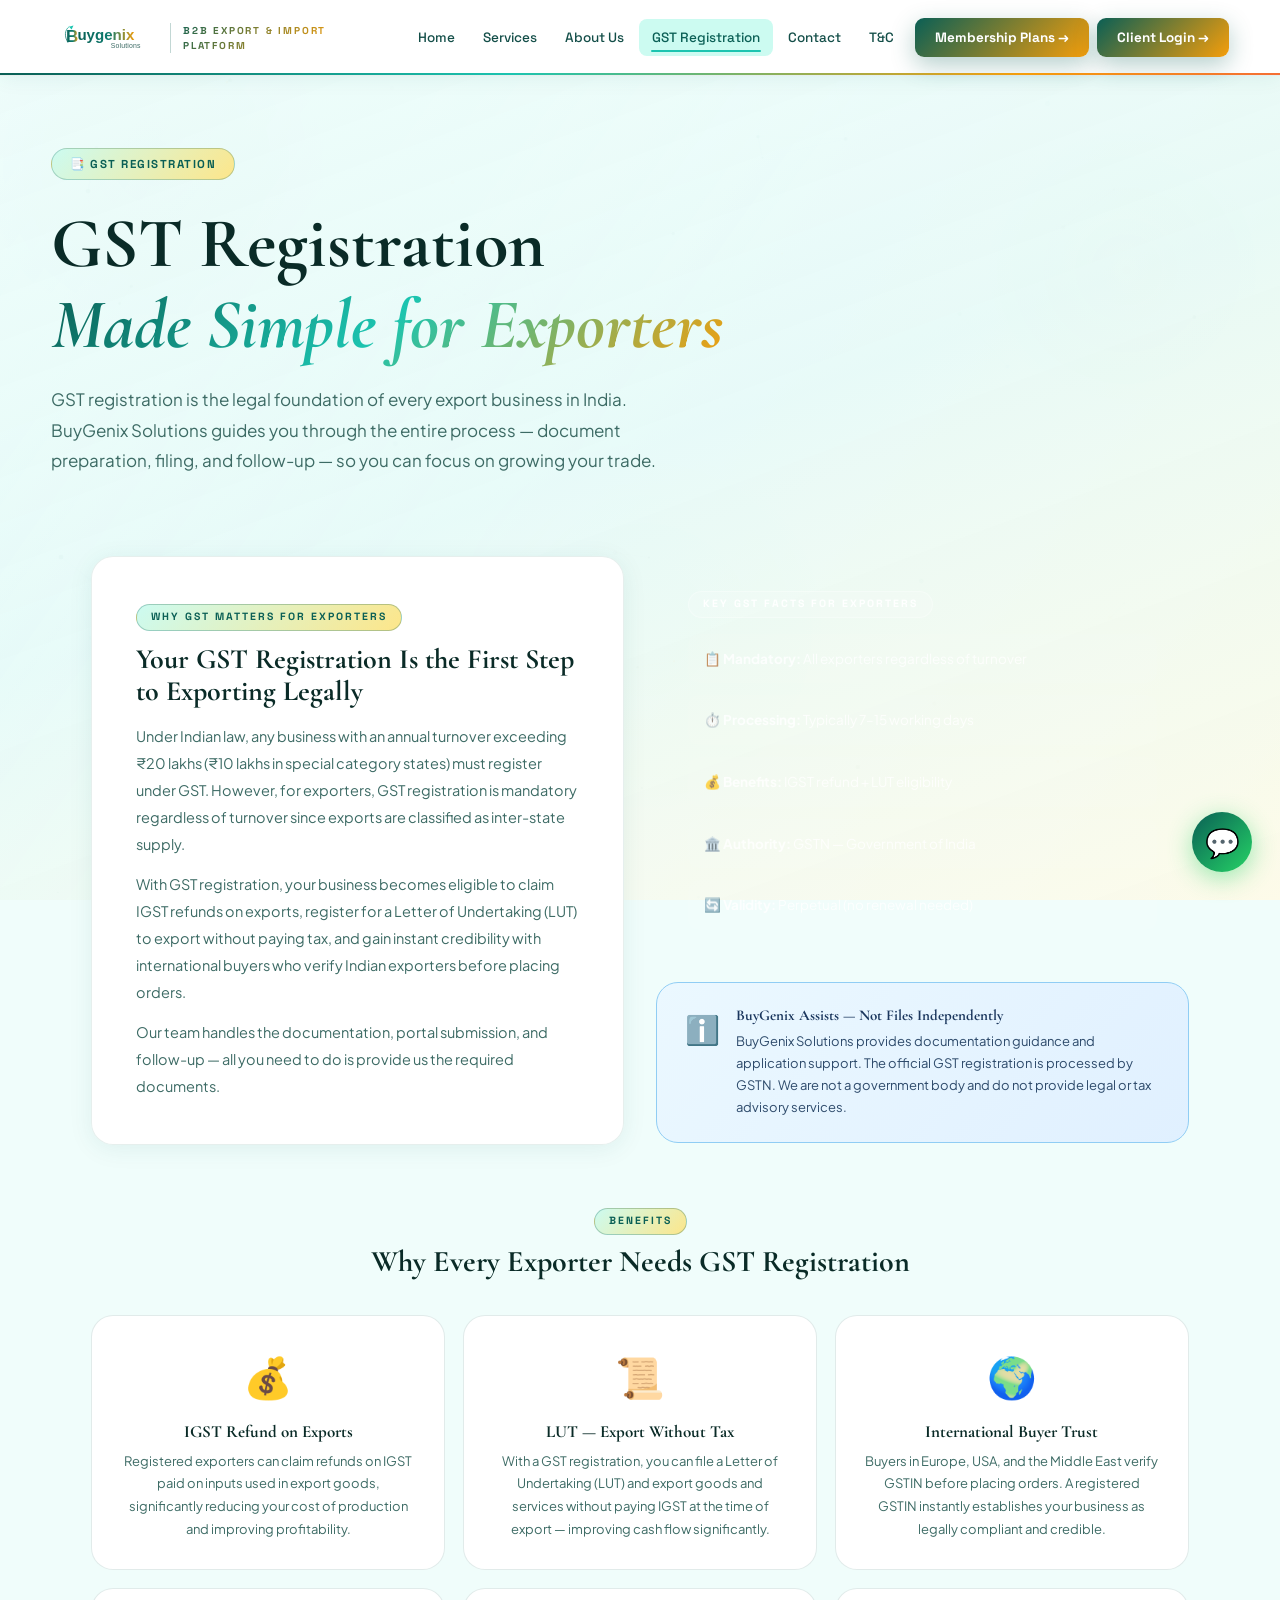
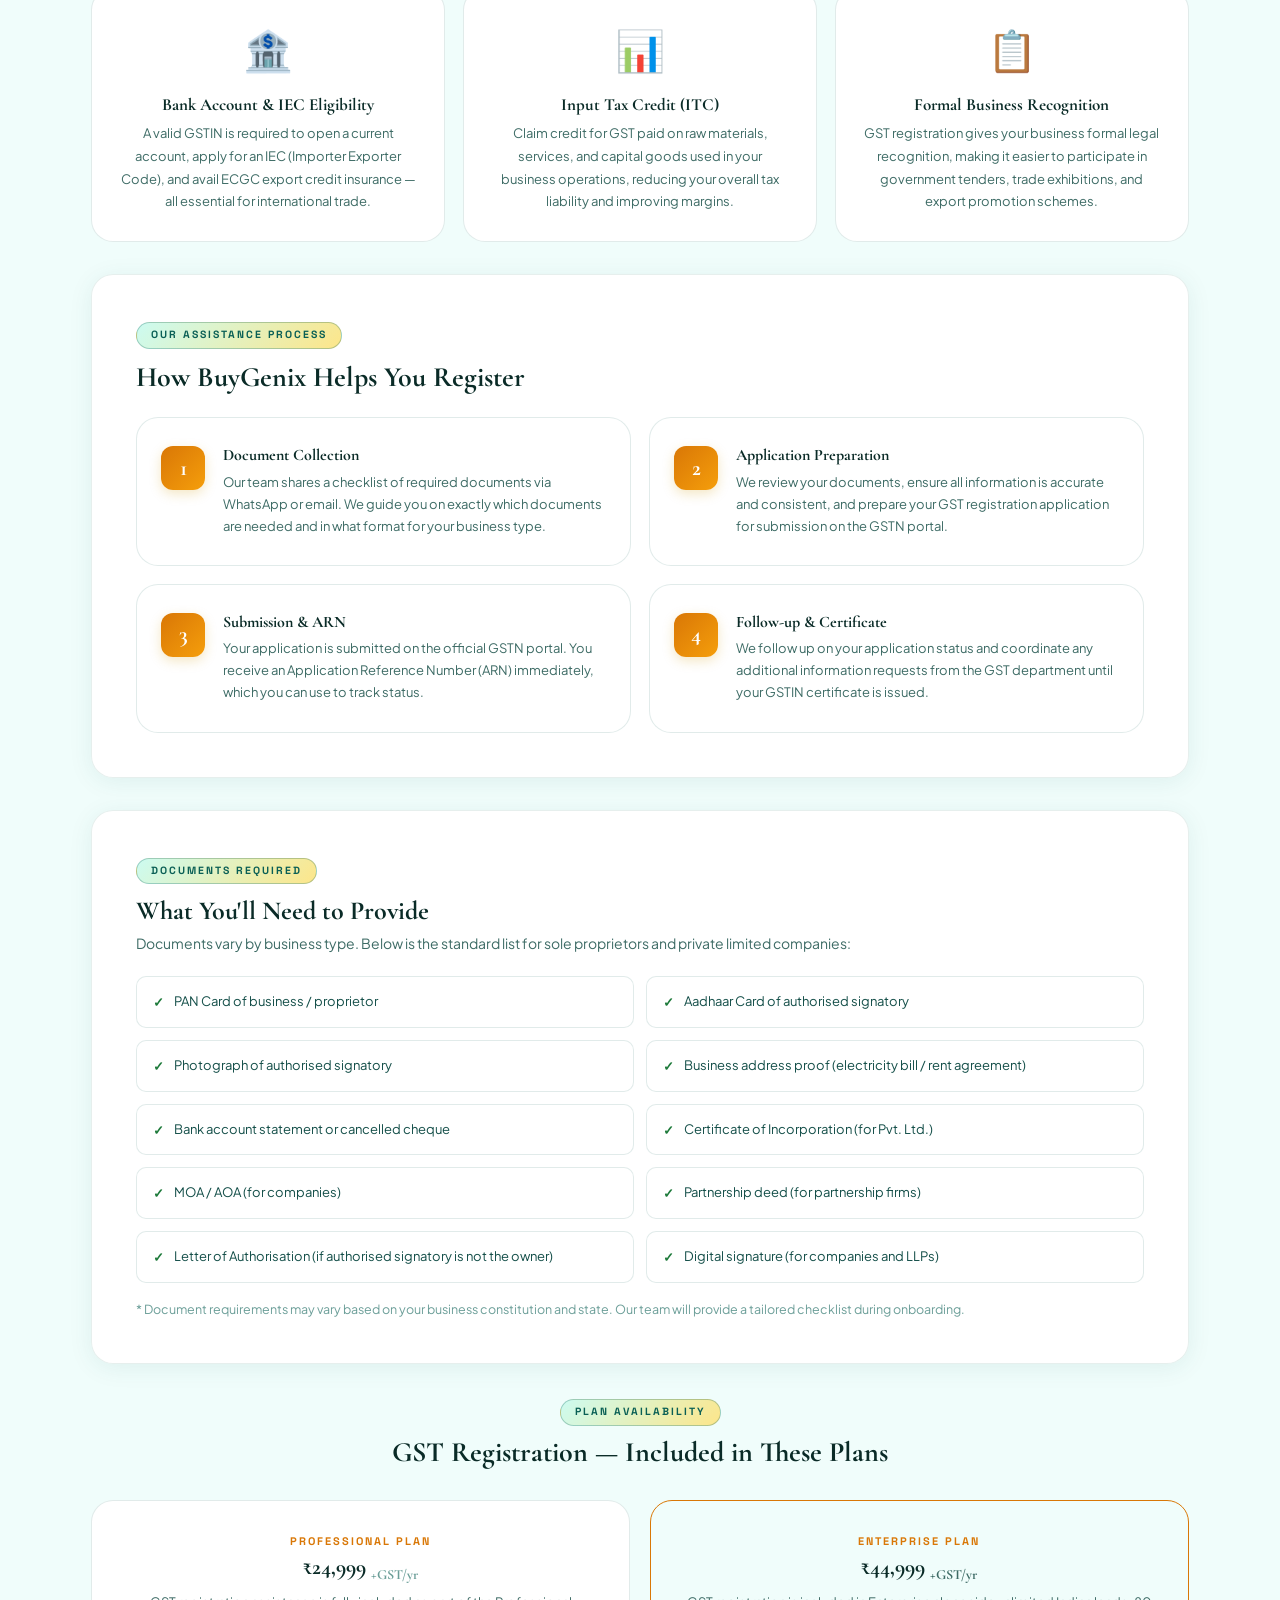
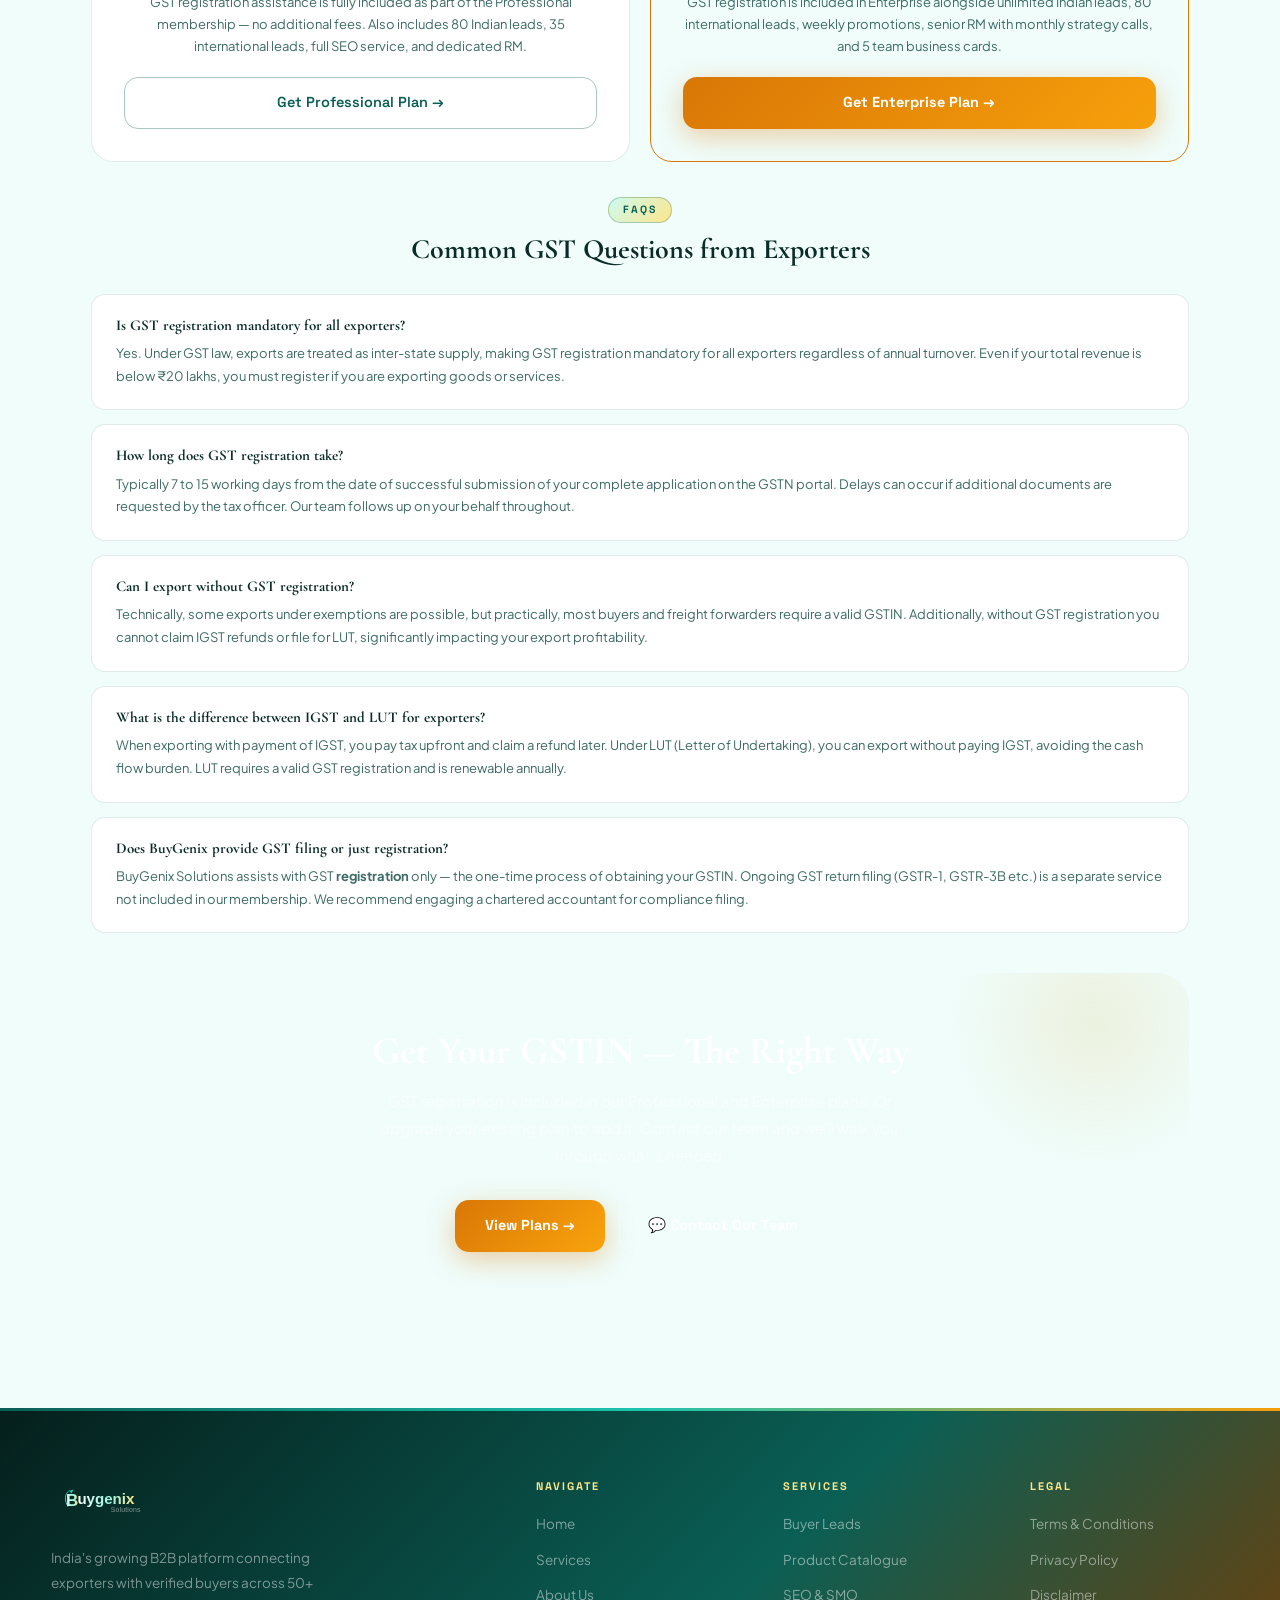
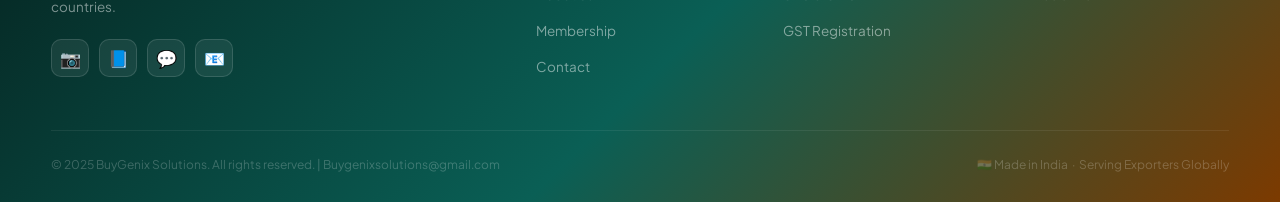
<file: gst.html>
<!DOCTYPE html>
<html lang="en">
<head>
<meta charset="UTF-8">
<meta name="viewport" content="width=device-width, initial-scale=1.0">
<title>GST Registration Assistance – BuyGenix Solutions</title>
<meta name="description" content="Get GST registration assistance for your export business with BuyGenix Solutions. Included in Professional and Enterprise plans.">
<link rel="preconnect" href="https://fonts.googleapis.com">
<link href="https://fonts.googleapis.com/css2?family=Cormorant+Garamond:ital,wght@0,400;0,500;0,600;0,700;1,400;1,600&family=Plus+Jakarta+Sans:wght@300;400;500;600;700&family=Space+Grotesk:wght@400;500;600;700&display=swap" rel="stylesheet">
<link rel="stylesheet" href="shared.css">
<style>

.gst-intro-grid {
  display: grid; grid-template-columns: 1fr 1fr;
  gap: 32px; margin-bottom: 32px; align-items: start;
}

/* Process steps */
.gst-steps {
  display: grid; grid-template-columns: repeat(2, 1fr);
  gap: 18px; margin-bottom: 32px;
}
.gst-step {
  background: white; border: 1.5px solid var(--border-soft);
  border-radius: var(--radius-lg); padding: 28px 24px;
  display: flex; gap: 18px; align-items: flex-start;
  transition: all 0.3s;
}
.gst-step:hover { border-color: var(--border-gold); box-shadow: var(--shadow-soft); transform: translateY(-3px); }
.gst-step-num {
  width: 44px; height: 44px; border-radius: 12px; flex-shrink: 0;
  background: linear-gradient(135deg, var(--gold), var(--gold-bright));
  color: white; display: flex; align-items: center; justify-content: center;
  font-family: 'Cormorant Garamond', serif; font-size: 22px; font-weight: 700;
  box-shadow: 0 4px 12px rgba(212,160,23,0.25);
}
.gst-step h4 { font-size: 16px; color: var(--navy); margin-bottom: 6px; }
.gst-step p { font-size: 13px; color: var(--text-mid); line-height: 1.7; }

/* Documents list */
.docs-grid {
  display: grid; grid-template-columns: repeat(2, 1fr);
  gap: 12px; margin-top: 20px;
}
.doc-item {
  background: white; border: 1px solid var(--border-soft);
  border-radius: 10px; padding: 14px 16px;
  display: flex; gap: 10px; align-items: flex-start;
  font-size: 13px; color: var(--text-body);
  transition: all 0.2s;
}
.doc-item:hover { border-color: var(--border-gold); background: var(--gold-pale); }
.doc-check { color: #1D7A3A; font-weight: 700; flex-shrink: 0; margin-top: 1px; }

/* GST benefits */
.benefits-grid {
  display: grid; grid-template-columns: repeat(3, 1fr);
  gap: 18px; margin-bottom: 32px;
}
.benefit-card {
  background: white; border-radius: var(--radius-lg);
  padding: 28px; border: 1px solid var(--border-soft);
  text-align: center; transition: all 0.3s;
}
.benefit-card:hover { box-shadow: var(--shadow-mid); transform: translateY(-4px); border-color: var(--border-gold); }
.benefit-icon { font-size: 40px; margin-bottom: 14px; display: block; }
.benefit-card h4 { font-size: 17px; color: var(--navy); margin-bottom: 8px; }
.benefit-card p { font-size: 13px; color: var(--text-mid); line-height: 1.75; }

/* Info box */
.info-callout {
  background: linear-gradient(135deg, #EBF8FF, #E0F0FF);
  border: 1.5px solid #90CDF4; border-radius: var(--radius-lg);
  padding: 24px 28px; margin-bottom: 24px;
  display: flex; gap: 16px; align-items: flex-start;
}
.info-callout .ico { font-size: 28px; flex-shrink: 0; }
.info-callout h4 { font-size: 15px; color: #1A365D; margin-bottom: 6px; }
.info-callout p { font-size: 13px; color: #2D4A6B; line-height: 1.7; }

/* Plan CTA */
.plan-cta-strip {
  display: grid; grid-template-columns: 1fr 1fr; gap: 20px;
  margin-bottom: 32px;
}
.pcs-card {
  border-radius: var(--radius-lg); padding: 32px;
  border: 1.5px solid var(--border-soft);
  background: white; text-align: center; transition: all 0.3s;
}
.pcs-card:hover { box-shadow: var(--shadow-mid); transform: translateY(-4px); }
.pcs-card.highlight { border-color: var(--gold); background: var(--gold-pale); }
.pcs-tier { font-size: 11px; font-weight: 700; letter-spacing: 2px; text-transform: uppercase; color: var(--gold); font-family: 'Space Grotesk'; margin-bottom: 4px; }
.pcs-card h3 { font-size: 22px; color: var(--navy); margin-bottom: 8px; }
.pcs-card p { font-size: 13px; color: var(--text-mid); line-height: 1.7; margin-bottom: 20px; }

/* FAQ */
.faq-list { display: flex; flex-direction: column; gap: 14px; }
.faq-row {
  background: white; border-radius: 14px; padding: 22px 24px;
  border: 1px solid var(--border-soft); cursor: pointer;
  transition: all 0.25s;
}
.faq-row:hover { border-color: var(--border-gold); box-shadow: var(--shadow-soft); }
.faq-row h4 { font-size: 15px; color: var(--navy); margin-bottom: 8px; }
.faq-row p { font-size: 13px; color: var(--text-mid); line-height: 1.75; }

@media (max-width: 900px) {
  .gst-intro-grid { grid-template-columns: 1fr; }
  .gst-steps { grid-template-columns: 1fr; }
  .benefits-grid { grid-template-columns: 1fr 1fr; }
  .docs-grid { grid-template-columns: 1fr; }
  .plan-cta-strip { grid-template-columns: 1fr; }
}
@media (max-width: 600px) {
  .benefits-grid { grid-template-columns: 1fr; }
}
</style>
</head>
<body>

<canvas id="bg-canvas"></canvas>
<div class="page-overlay"></div>
<a href="https://wa.me/919818187246" class="wa-float">💬</a>

<nav>
  <div class="logo">
    <div class="logo-svg-wrap"></div>
    <span class="logo-tagline">B2B Export &amp; Import<br>Platform</span>
  </div>
  <div class="nav-links">
    <a href="index.html">Home</a>
    <a href="services.html">Services</a>
    <a href="about.html">About Us</a>
    <a href="gst.html" class="active">GST Registration</a>
    <a href="contact.html">Contact</a>
    <a href="terms.html">T&amp;C</a>
    <a href="membership.html" class="nav-cta">Membership Plans →</a><a href="login.html" class="nav-cta" style="background:var(--gold);color:white;margin-left:6px">Client Login →</a>
  </div>
  <div class="nav-burger"><span></span><span></span><span></span></div>
</nav>
<div class="mobile-nav-overlay">
  <a href="index.html">Home</a><a href="services.html">Services</a>
  <a href="about.html">About Us</a><a href="gst.html">GST Registration</a>
  <a href="contact.html">Contact</a><a href="terms.html">T&amp;C</a>
  <a href="membership.html" class="nav-cta">Membership Plans →</a><a href="login.html" class="nav-cta" style="background:var(--gold);color:white;margin-left:6px">Client Login →</a>
</div>

<div class="page-hero">
  <div class="hero-badge reveal">📑 GST Registration</div>
  <h1 class="reveal">GST Registration<br><span class="accent">Made Simple for Exporters</span></h1>
  <p class="reveal">GST registration is the legal foundation of every export business in India. BuyGenix Solutions guides you through the entire process — document preparation, filing, and follow-up — so you can focus on growing your trade.</p>
</div>

<div class="content-wrap">

  <!-- INTRO GRID -->
  <div class="gst-intro-grid">
    <div class="card-glass reveal-left">
      <div class="section-label" style="margin-bottom:12px;">Why GST Matters for Exporters</div>
      <h2 style="font-size:28px;color:var(--navy);margin-bottom:16px;">Your GST Registration Is the First Step to Exporting Legally</h2>
      <p style="font-size:14.5px;color:var(--text-mid);line-height:1.85;margin-bottom:14px;">Under Indian law, any business with an annual turnover exceeding ₹20 lakhs (₹10 lakhs in special category states) must register under GST. However, for exporters, GST registration is mandatory regardless of turnover since exports are classified as inter-state supply.</p>
      <p style="font-size:14.5px;color:var(--text-mid);line-height:1.85;margin-bottom:14px;">With GST registration, your business becomes eligible to claim IGST refunds on exports, register for a Letter of Undertaking (LUT) to export without paying tax, and gain instant credibility with international buyers who verify Indian exporters before placing orders.</p>
      <p style="font-size:14.5px;color:var(--text-mid);line-height:1.85;">Our team handles the documentation, portal submission, and follow-up — all you need to do is provide us the required documents.</p>
    </div>

    <div class="reveal-right">
      <!-- Key facts -->
      <div style="background:linear-gradient(135deg,var(--navy),var(--navy-mid));border-radius:var(--radius-lg);padding:32px;margin-bottom:20px;color:white;">
        <div class="section-label dark" style="margin-bottom:16px;">Key GST Facts for Exporters</div>
        <div style="display:flex;flex-direction:column;gap:12px;">
          <div style="background:rgba(255,255,255,0.07);border-radius:10px;padding:14px 16px;font-size:13.5px;color:rgba(255,255,255,0.8);">
            <strong style="color:var(--gold-light);">📋 Mandatory:</strong> All exporters regardless of turnover
          </div>
          <div style="background:rgba(255,255,255,0.07);border-radius:10px;padding:14px 16px;font-size:13.5px;color:rgba(255,255,255,0.8);">
            <strong style="color:var(--gold-light);">⏱️ Processing:</strong> Typically 7–15 working days
          </div>
          <div style="background:rgba(255,255,255,0.07);border-radius:10px;padding:14px 16px;font-size:13.5px;color:rgba(255,255,255,0.8);">
            <strong style="color:var(--gold-light);">💰 Benefits:</strong> IGST refund + LUT eligibility
          </div>
          <div style="background:rgba(255,255,255,0.07);border-radius:10px;padding:14px 16px;font-size:13.5px;color:rgba(255,255,255,0.8);">
            <strong style="color:var(--gold-light);">🏛️ Authority:</strong> GSTN — Government of India
          </div>
          <div style="background:rgba(255,255,255,0.07);border-radius:10px;padding:14px 16px;font-size:13.5px;color:rgba(255,255,255,0.8);">
            <strong style="color:var(--gold-light);">🔄 Validity:</strong> Perpetual (no renewal needed)
          </div>
        </div>
      </div>

      <div class="info-callout" style="margin-bottom:0;">
        <div class="ico">ℹ️</div>
        <div>
          <h4>BuyGenix Assists — Not Files Independently</h4>
          <p>BuyGenix Solutions provides documentation guidance and application support. The official GST registration is processed by GSTN. We are not a government body and do not provide legal or tax advisory services.</p>
        </div>
      </div>
    </div>
  </div>

  <!-- BENEFITS -->
  <div style="margin-bottom:12px;">
    <div style="text-align:center;margin-bottom:36px;" class="reveal">
      <div class="section-label" style="margin-bottom:10px;">Benefits</div>
      <h2 style="font-size:30px;color:var(--navy);">Why Every Exporter Needs GST Registration</h2>
    </div>
    <div class="benefits-grid">
      <div class="benefit-card tilt-card reveal">
        <span class="benefit-icon">💰</span>
        <h4>IGST Refund on Exports</h4>
        <p>Registered exporters can claim refunds on IGST paid on inputs used in export goods, significantly reducing your cost of production and improving profitability.</p>
      </div>
      <div class="benefit-card tilt-card reveal">
        <span class="benefit-icon">📜</span>
        <h4>LUT — Export Without Tax</h4>
        <p>With a GST registration, you can file a Letter of Undertaking (LUT) and export goods and services without paying IGST at the time of export — improving cash flow significantly.</p>
      </div>
      <div class="benefit-card tilt-card reveal">
        <span class="benefit-icon">🌍</span>
        <h4>International Buyer Trust</h4>
        <p>Buyers in Europe, USA, and the Middle East verify GSTIN before placing orders. A registered GSTIN instantly establishes your business as legally compliant and credible.</p>
      </div>
      <div class="benefit-card tilt-card reveal">
        <span class="benefit-icon">🏦</span>
        <h4>Bank Account &amp; IEC Eligibility</h4>
        <p>A valid GSTIN is required to open a current account, apply for an IEC (Importer Exporter Code), and avail ECGC export credit insurance — all essential for international trade.</p>
      </div>
      <div class="benefit-card tilt-card reveal">
        <span class="benefit-icon">📊</span>
        <h4>Input Tax Credit (ITC)</h4>
        <p>Claim credit for GST paid on raw materials, services, and capital goods used in your business operations, reducing your overall tax liability and improving margins.</p>
      </div>
      <div class="benefit-card tilt-card reveal">
        <span class="benefit-icon">📋</span>
        <h4>Formal Business Recognition</h4>
        <p>GST registration gives your business formal legal recognition, making it easier to participate in government tenders, trade exhibitions, and export promotion schemes.</p>
      </div>
    </div>
  </div>

  <!-- HOW WE HELP -->
  <div class="card-glass reveal" style="margin-bottom:32px;">
    <div class="section-label" style="margin-bottom:12px;">Our Assistance Process</div>
    <h2 style="font-size:28px;color:var(--navy);margin-bottom:24px;">How BuyGenix Helps You Register</h2>
    <div class="gst-steps" style="margin-bottom:0;">
      <div class="gst-step">
        <div class="gst-step-num">1</div>
        <div>
          <h4>Document Collection</h4>
          <p>Our team shares a checklist of required documents via WhatsApp or email. We guide you on exactly which documents are needed and in what format for your business type.</p>
        </div>
      </div>
      <div class="gst-step">
        <div class="gst-step-num">2</div>
        <div>
          <h4>Application Preparation</h4>
          <p>We review your documents, ensure all information is accurate and consistent, and prepare your GST registration application for submission on the GSTN portal.</p>
        </div>
      </div>
      <div class="gst-step">
        <div class="gst-step-num">3</div>
        <div>
          <h4>Submission &amp; ARN</h4>
          <p>Your application is submitted on the official GSTN portal. You receive an Application Reference Number (ARN) immediately, which you can use to track status.</p>
        </div>
      </div>
      <div class="gst-step">
        <div class="gst-step-num">4</div>
        <div>
          <h4>Follow-up &amp; Certificate</h4>
          <p>We follow up on your application status and coordinate any additional information requests from the GST department until your GSTIN certificate is issued.</p>
        </div>
      </div>
    </div>
  </div>

  <!-- DOCUMENTS REQUIRED -->
  <div class="card-glass reveal" style="margin-bottom:32px;">
    <div class="section-label" style="margin-bottom:12px;">Documents Required</div>
    <h2 style="font-size:26px;color:var(--navy);margin-bottom:6px;">What You'll Need to Provide</h2>
    <p style="font-size:14px;color:var(--text-mid);margin-bottom:0;line-height:1.7;">Documents vary by business type. Below is the standard list for sole proprietors and private limited companies:</p>
    <div class="docs-grid">
      <div class="doc-item"><span class="doc-check">✓</span> PAN Card of business / proprietor</div>
      <div class="doc-item"><span class="doc-check">✓</span> Aadhaar Card of authorised signatory</div>
      <div class="doc-item"><span class="doc-check">✓</span> Photograph of authorised signatory</div>
      <div class="doc-item"><span class="doc-check">✓</span> Business address proof (electricity bill / rent agreement)</div>
      <div class="doc-item"><span class="doc-check">✓</span> Bank account statement or cancelled cheque</div>
      <div class="doc-item"><span class="doc-check">✓</span> Certificate of Incorporation (for Pvt. Ltd.)</div>
      <div class="doc-item"><span class="doc-check">✓</span> MOA / AOA (for companies)</div>
      <div class="doc-item"><span class="doc-check">✓</span> Partnership deed (for partnership firms)</div>
      <div class="doc-item"><span class="doc-check">✓</span> Letter of Authorisation (if authorised signatory is not the owner)</div>
      <div class="doc-item"><span class="doc-check">✓</span> Digital signature (for companies and LLPs)</div>
    </div>
    <p style="margin-top:16px;font-size:12.5px;color:var(--text-light);">* Document requirements may vary based on your business constitution and state. Our team will provide a tailored checklist during onboarding.</p>
  </div>

  <!-- PLAN INCLUSION -->
  <div>
    <div style="text-align:center;margin-bottom:32px;" class="reveal">
      <div class="section-label" style="margin-bottom:10px;">Plan Availability</div>
      <h2 style="font-size:28px;color:var(--navy);">GST Registration — Included in These Plans</h2>
    </div>
    <div class="plan-cta-strip reveal">
      <div class="pcs-card">
        <div class="pcs-tier">Professional Plan</div>
        <h3>₹24,999 <sub style="font-size:14px;color:var(--text-light);">+GST/yr</sub></h3>
        <p>GST registration assistance is fully included as part of the Professional membership — no additional fees. Also includes 80 Indian leads, 35 international leads, full SEO service, and dedicated RM.</p>
        <a href="contact.html" class="btn-outline" style="width:100%;justify-content:center;">Get Professional Plan →</a>
      </div>
      <div class="pcs-card highlight">
        <div class="pcs-tier">Enterprise Plan</div>
        <h3>₹44,999 <sub style="font-size:14px;color:var(--text-mid);">+GST/yr</sub></h3>
        <p>GST registration is included in Enterprise alongside unlimited Indian leads, 80 international leads, weekly promotions, senior RM with monthly strategy calls, and 5 team business cards.</p>
        <a href="contact.html" class="btn-gold" style="width:100%;justify-content:center;">Get Enterprise Plan →</a>
      </div>
    </div>
  </div>

  <!-- FAQ -->
  <div class="reveal">
    <div style="text-align:center;margin-bottom:28px;">
      <div class="section-label" style="margin-bottom:10px;">FAQs</div>
      <h2 style="font-size:28px;color:var(--navy);">Common GST Questions from Exporters</h2>
    </div>
    <div class="faq-list">
      <div class="faq-row">
        <h4>Is GST registration mandatory for all exporters?</h4>
        <p>Yes. Under GST law, exports are treated as inter-state supply, making GST registration mandatory for all exporters regardless of annual turnover. Even if your total revenue is below ₹20 lakhs, you must register if you are exporting goods or services.</p>
      </div>
      <div class="faq-row">
        <h4>How long does GST registration take?</h4>
        <p>Typically 7 to 15 working days from the date of successful submission of your complete application on the GSTN portal. Delays can occur if additional documents are requested by the tax officer. Our team follows up on your behalf throughout.</p>
      </div>
      <div class="faq-row">
        <h4>Can I export without GST registration?</h4>
        <p>Technically, some exports under exemptions are possible, but practically, most buyers and freight forwarders require a valid GSTIN. Additionally, without GST registration you cannot claim IGST refunds or file for LUT, significantly impacting your export profitability.</p>
      </div>
      <div class="faq-row">
        <h4>What is the difference between IGST and LUT for exporters?</h4>
        <p>When exporting with payment of IGST, you pay tax upfront and claim a refund later. Under LUT (Letter of Undertaking), you can export without paying IGST, avoiding the cash flow burden. LUT requires a valid GST registration and is renewable annually.</p>
      </div>
      <div class="faq-row">
        <h4>Does BuyGenix provide GST filing or just registration?</h4>
        <p>BuyGenix Solutions assists with GST <strong>registration</strong> only — the one-time process of obtaining your GSTIN. Ongoing GST return filing (GSTR-1, GSTR-3B etc.) is a separate service not included in our membership. We recommend engaging a chartered accountant for compliance filing.</p>
      </div>
    </div>
  </div>

  <!-- CTA -->
  <div style="background:linear-gradient(135deg,var(--navy),var(--slate));border-radius:var(--radius-xl);padding:56px;text-align:center;margin-top:40px;position:relative;overflow:hidden;" class="reveal">
    <div style="position:absolute;top:-30%;right:-5%;width:300px;height:300px;border-radius:50%;background:radial-gradient(circle,rgba(212,160,23,0.12),transparent 70%);pointer-events:none;"></div>
    <h2 style="font-size:clamp(26px,3vw,40px);color:white;margin-bottom:14px;">Get Your GSTIN — The Right Way</h2>
    <p style="font-size:15px;color:rgba(255,255,255,0.65);margin-bottom:32px;max-width:520px;margin-left:auto;margin-right:auto;line-height:1.8;">GST registration is included in our Professional and Enterprise plans. Or upgrade your existing plan to add it. Contact our team and we'll walk you through what's needed.</p>
    <div style="display:flex;gap:14px;justify-content:center;flex-wrap:wrap;">
      <a href="membership.html" class="btn-gold">View Plans →</a>
      <a href="contact.html" class="btn-outline" style="border-color:rgba(255,255,255,0.3);color:white;">💬 Contact Our Team</a>
    </div>
  </div>

</div>

<footer>
  <div class="footer-grid">
    <div class="footer-brand">
      <div class="logo-svg-wrap-footer"></div>
      <p>India's growing B2B platform connecting exporters with verified buyers across 50+ countries.</p>
      <div class="footer-social">
        <a href="https://instagram.com/buygenixsolutions" target="_blank">📷</a>
        <a href="https://facebook.com/buygenixsolutions" target="_blank">📘</a>
        <a href="https://wa.me/919818187246">💬</a>
        <a href="mailto:Buygenixsolutions@gmail.com">📧</a>
      </div>
    </div>
    <div class="footer-col"><h4>Navigate</h4><ul>
      <li><a href="index.html">Home</a></li><li><a href="services.html">Services</a></li>
      <li><a href="about.html">About Us</a></li><li><a href="membership.html">Membership</a></li>
      <li><a href="contact.html">Contact</a></li>
    </ul></div>
    <div class="footer-col"><h4>Services</h4><ul>
      <li><a href="services.html#leads">Buyer Leads</a></li>
      <li><a href="services.html#catalogue">Product Catalogue</a></li>
      <li><a href="services.html#seo">SEO &amp; SMO</a></li>
      <li><a href="gst.html">GST Registration</a></li>
    </ul></div>
    <div class="footer-col"><h4>Legal</h4><ul>
      <li><a href="terms.html">Terms &amp; Conditions</a></li>
      <li><a href="privacy.html">Privacy Policy</a></li>
      <li><a href="terms.html">Disclaimer</a></li>
    </ul></div>
  </div>
  <div class="footer-bottom">
    <p>© 2025 BuyGenix Solutions. All rights reserved. | Buygenixsolutions@gmail.com</p>
    <p>🇮🇳 Made in India &nbsp;·&nbsp; Serving Exporters Globally</p>
  </div>
</footer>

<script src="shared.js"></script>
</body>
</html>
</file>
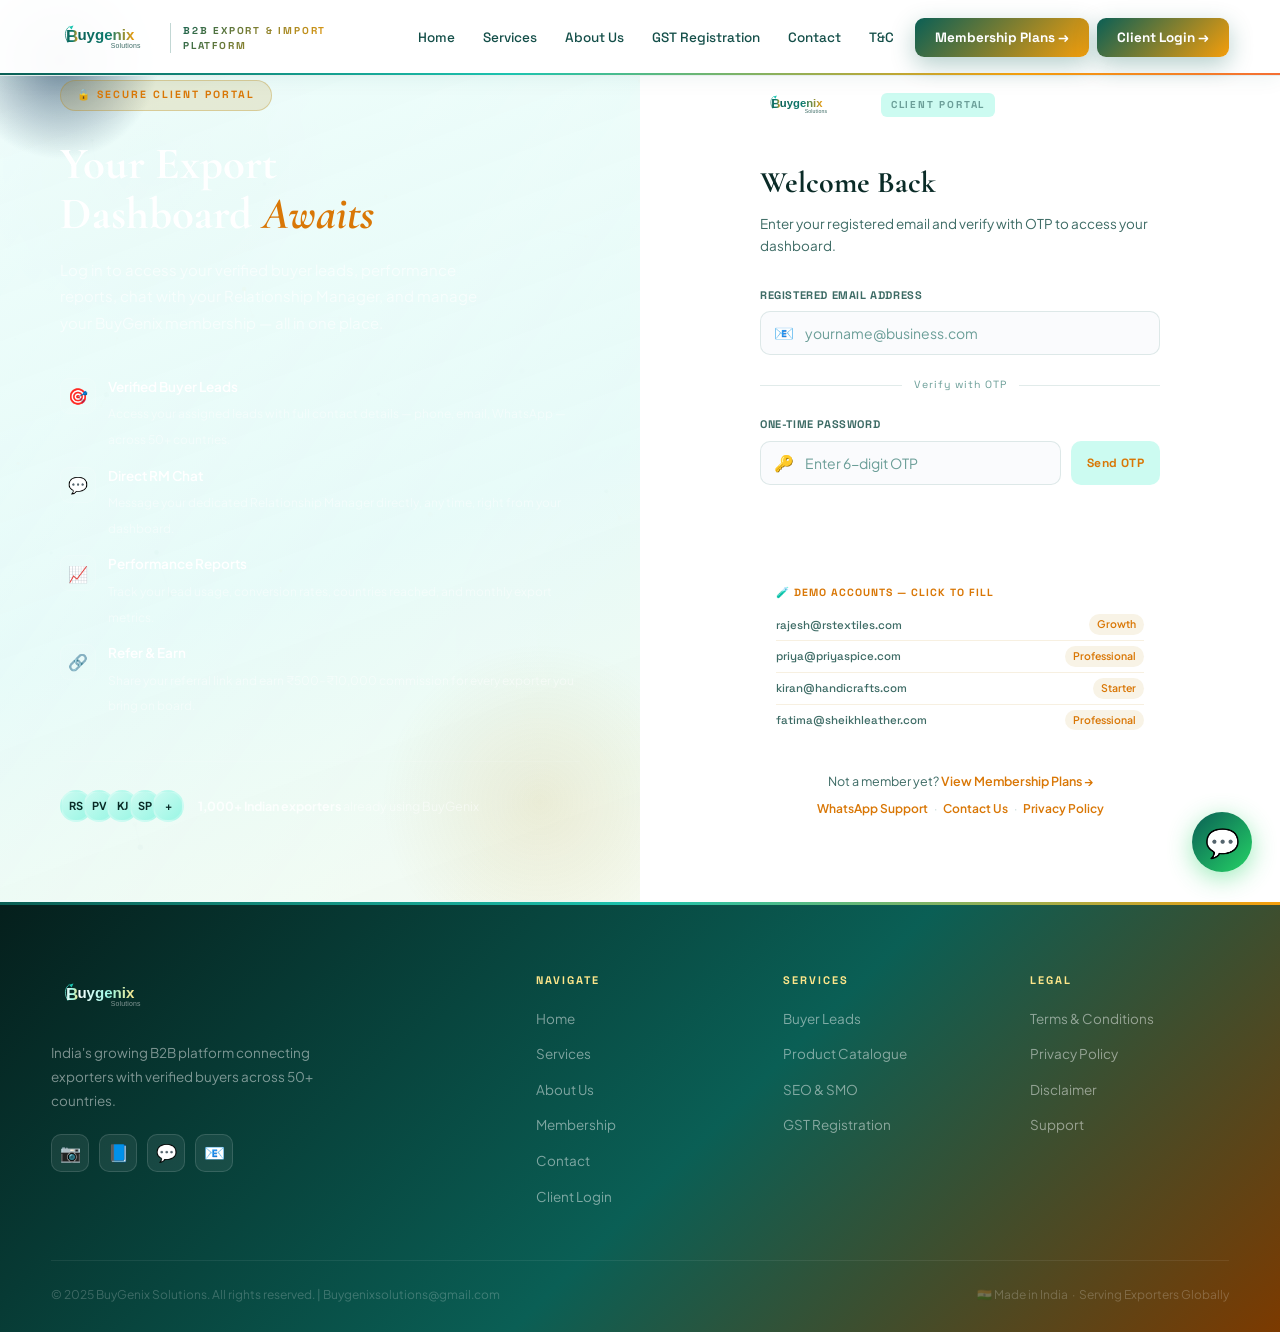
<file: login.html>
<!DOCTYPE html>
<html lang="en">
<head>
<meta charset="UTF-8">
<meta name="viewport" content="width=device-width, initial-scale=1.0">
<title>Client Login — BuyGenix Solutions</title>
<meta name="description" content="Sign in to your BuyGenix client dashboard to access your buyer leads, performance reports and relationship manager.">
<link rel="preconnect" href="https://fonts.googleapis.com">
<link href="https://fonts.googleapis.com/css2?family=Cormorant+Garamond:ital,wght@0,400;0,500;0,600;0,700;1,400;1,600&family=Plus+Jakarta+Sans:wght@300;400;500;600;700&family=Space+Grotesk:wght@400;500;600;700&display=swap" rel="stylesheet">
<link rel="stylesheet" href="shared.css">
<style>

/* ── LOGIN PAGE LAYOUT ── */
.login-page {
  position: relative;
  z-index: 2;
  min-height: 100vh;
  display: flex;
  flex-direction: column;
}

.login-body {
  flex: 1;
  display: grid;
  grid-template-columns: 1fr 1fr;
  min-height: calc(100vh - 72px);
}

/* LEFT PANEL — branding / info */
.login-left {
  background: linear-gradient(145deg, var(--navy) 0%, #1B3A5C 60%, #0F2840 100%);
  padding: 80px 60px;
  display: flex;
  flex-direction: column;
  justify-content: center;
  position: relative;
  overflow: hidden;
}

.login-left::before {
  content: '';
  position: absolute;
  bottom: -60px; right: -60px;
  width: 320px; height: 320px;
  background: radial-gradient(circle, rgba(184,134,11,.12) 0%, transparent 70%);
  border-radius: 50%;
}

.login-left::after {
  content: '';
  position: absolute;
  top: -40px; left: -40px;
  width: 200px; height: 200px;
  background: radial-gradient(circle, rgba(27,58,92,.6) 0%, transparent 70%);
  border-radius: 50%;
}

.ll-eyebrow {
  display: inline-flex;
  align-items: center;
  gap: 8px;
  background: rgba(184,134,11,.15);
  border: 1px solid rgba(184,134,11,.3);
  color: var(--gold);
  padding: 6px 16px;
  border-radius: 100px;
  font-size: 10.5px;
  font-weight: 700;
  letter-spacing: 2px;
  text-transform: uppercase;
  font-family: 'Space Grotesk', sans-serif;
  margin-bottom: 28px;
  width: fit-content;
  position: relative; z-index: 1;
}

.ll-title {
  font-family: 'Cormorant Garamond', serif;
  font-size: clamp(32px, 3.5vw, 48px);
  font-weight: 700;
  color: #fff;
  line-height: 1.12;
  margin-bottom: 18px;
  position: relative; z-index: 1;
}

.ll-title .accent {
  color: var(--gold);
  font-style: italic;
}

.ll-sub {
  font-size: 15px;
  color: rgba(255,255,255,.62);
  line-height: 1.75;
  margin-bottom: 40px;
  max-width: 420px;
  position: relative; z-index: 1;
}

.ll-features {
  display: flex;
  flex-direction: column;
  gap: 14px;
  position: relative; z-index: 1;
  margin-bottom: 44px;
}

.ll-feat {
  display: flex;
  align-items: flex-start;
  gap: 12px;
}

.ll-feat-icon {
  width: 36px; height: 36px;
  border-radius: 9px;
  background: rgba(255,255,255,.07);
  border: 1px solid rgba(255,255,255,.1);
  display: flex; align-items: center; justify-content: center;
  font-size: 16px;
  flex-shrink: 0;
  margin-top: 2px;
}

.ll-feat-text strong {
  display: block;
  font-size: 13.5px;
  font-weight: 600;
  color: #fff;
  margin-bottom: 2px;
}

.ll-feat-text span {
  font-size: 12px;
  color: rgba(255,255,255,.48);
  line-height: 1.5;
}

.ll-divider {
  height: 1px;
  background: rgba(255,255,255,.1);
  margin-bottom: 28px;
  position: relative; z-index: 1;
}

.ll-trust {
  display: flex;
  align-items: center;
  gap: 14px;
  position: relative; z-index: 1;
}

.ll-trust-avatars {
  display: flex;
}

.ll-trust-avatars span {
  width: 32px; height: 32px;
  border-radius: 50%;
  border: 2px solid rgba(255,255,255,.2);
  background: linear-gradient(135deg, var(--sky), var(--sky-mid));
  display: flex; align-items: center; justify-content: center;
  font-size: 11px;
  font-weight: 700;
  color: var(--navy);
  margin-left: -9px;
}

.ll-trust-avatars span:first-child { margin-left: 0; }

.ll-trust-text {
  font-size: 12.5px;
  color: rgba(255,255,255,.5);
}

.ll-trust-text strong {
  color: rgba(255,255,255,.82);
}

/* RIGHT PANEL — login form */
.login-right {
  background: #fff;
  display: flex;
  align-items: center;
  justify-content: center;
  padding: 60px 48px;
}

.login-form-wrap {
  width: 100%;
  max-width: 400px;
}

.lf-logo {
  display: flex;
  align-items: center;
  gap: 10px;
  margin-bottom: 32px;
}

.lf-portal-tag {
  font-size: 10px;
  font-weight: 700;
  letter-spacing: 1.8px;
  text-transform: uppercase;
  color: var(--text-light);
  font-family: 'Space Grotesk', sans-serif;
  background: var(--sky);
  padding: 4px 10px;
  border-radius: 6px;
  margin-left: 4px;
}

.lf-title {
  font-family: 'Cormorant Garamond', serif;
  font-size: 30px;
  font-weight: 700;
  color: var(--navy);
  margin-bottom: 6px;
}

.lf-sub {
  font-size: 13.5px;
  color: var(--text-mid);
  margin-bottom: 30px;
  line-height: 1.6;
}

/* Form fields */
.lf-group {
  margin-bottom: 18px;
}

.lf-group label {
  display: block;
  font-size: 11px;
  font-weight: 700;
  letter-spacing: 0.6px;
  text-transform: uppercase;
  color: var(--text-mid);
  font-family: 'Space Grotesk', sans-serif;
  margin-bottom: 7px;
}

.lf-group input {
  width: 100%;
  padding: 12px 16px;
  border: 1.5px solid var(--border-soft);
  border-radius: 10px;
  font-size: 14px;
  font-family: 'Plus Jakarta Sans', sans-serif;
  color: var(--navy);
  background: #FAFBFD;
  outline: none;
  transition: border-color .2s, box-shadow .2s;
}

.lf-group input:focus {
  border-color: var(--gold);
  box-shadow: 0 0 0 3px rgba(184,134,11,.1);
  background: #fff;
}

.lf-group input::placeholder { color: var(--text-light); }

.lf-input-icon {
  position: relative;
}

.lf-input-icon input {
  padding-left: 44px;
}

.lf-input-icon .ic {
  position: absolute;
  left: 14px;
  top: 50%;
  transform: translateY(-50%);
  font-size: 16px;
  pointer-events: none;
}

/* OTP row */
.otp-row {
  display: flex;
  gap: 10px;
}

.otp-row input { flex: 1; }

.btn-send-otp {
  white-space: nowrap;
  padding: 12px 16px;
  background: var(--sky);
  border: 1.5px solid var(--border-gold);
  border-radius: 10px;
  color: var(--gold);
  font-size: 12px;
  font-weight: 700;
  font-family: 'Space Grotesk', sans-serif;
  cursor: pointer;
  transition: all .2s;
  letter-spacing: 0.4px;
  flex-shrink: 0;
}

.btn-send-otp:hover { background: var(--gold-pale); }
.btn-send-otp:disabled { opacity: .5; cursor: not-allowed; }

/* divider */
.lf-divider {
  display: flex;
  align-items: center;
  gap: 12px;
  margin: 22px 0;
}

.lf-divider hr {
  flex: 1;
  border: none;
  border-top: 1px solid var(--border-soft);
}

.lf-divider span {
  font-size: 10.5px;
  color: var(--text-light);
  font-family: 'Space Grotesk', sans-serif;
  letter-spacing: 1px;
}

/* Login button */
.btn-login-main {
  width: 100%;
  padding: 14px;
  background: linear-gradient(135deg, var(--navy) 0%, #1B3A5C 100%);
  color: #fff;
  border: none;
  border-radius: 10px;
  font-size: 14px;
  font-weight: 700;
  font-family: 'Space Grotesk', sans-serif;
  letter-spacing: 1px;
  text-transform: uppercase;
  cursor: pointer;
  transition: all .22s;
  position: relative;
  overflow: hidden;
  display: flex;
  align-items: center;
  justify-content: center;
  gap: 8px;
}

.btn-login-main::after {
  content: '';
  position: absolute;
  bottom: 0; left: 0;
  width: 100%; height: 2px;
  background: linear-gradient(90deg, var(--gold), var(--gold-mid));
}

.btn-login-main:hover {
  transform: translateY(-1px);
  box-shadow: 0 8px 28px rgba(11,25,41,.24);
}

.btn-login-main:disabled {
  opacity: .7;
  cursor: not-allowed;
  transform: none;
}

/* Spinner */
.spin {
  display: inline-block;
  width: 16px; height: 16px;
  border: 2px solid rgba(255,255,255,.3);
  border-top-color: #fff;
  border-radius: 50%;
  animation: sp .7s linear infinite;
}

@keyframes sp { to { transform: rotate(360deg); } }

/* Error */
.lf-error {
  background: #FEF2F2;
  border: 1px solid rgba(239,68,68,.22);
  border-radius: 8px;
  color: #DC2626;
  font-size: 12.5px;
  padding: 10px 14px;
  margin-bottom: 16px;
  display: none;
  align-items: center;
  gap: 8px;
}

/* Success */
.lf-success {
  background: rgba(16,185,129,.08);
  border: 1px solid rgba(16,185,129,.22);
  border-radius: 8px;
  color: #059669;
  font-size: 12.5px;
  padding: 10px 14px;
  margin-bottom: 16px;
  display: none;
  align-items: center;
  gap: 8px;
}

/* Bottom links */
.lf-links {
  margin-top: 24px;
  text-align: center;
}

.lf-links p {
  font-size: 12.5px;
  color: var(--text-mid);
  margin-bottom: 8px;
}

.lf-links a {
  color: var(--gold);
  font-weight: 600;
  text-decoration: none;
}

.lf-links a:hover { text-decoration: underline; }

.lf-links-row {
  display: flex;
  align-items: center;
  justify-content: center;
  gap: 6px;
  font-size: 12px;
  color: var(--text-light);
}

.lf-links-row .dot { opacity: .4; }

/* Demo hint */
.demo-hint {
  margin-top: 20px;
  background: var(--gold-pale);
  border: 1px solid var(--border-gold);
  border-radius: 10px;
  padding: 14px 16px;
}

.demo-hint-title {
  font-size: 10.5px;
  font-weight: 700;
  letter-spacing: 1px;
  text-transform: uppercase;
  color: var(--gold);
  font-family: 'Space Grotesk', sans-serif;
  margin-bottom: 8px;
}

.demo-hint-row {
  display: flex;
  align-items: center;
  justify-content: space-between;
  font-size: 12px;
  color: var(--text-mid);
  padding: 5px 0;
  border-bottom: 1px solid rgba(184,134,11,.12);
  cursor: pointer;
  transition: color .15s;
}

.demo-hint-row:last-child { border: none; }
.demo-hint-row:hover { color: var(--gold); }

.demo-hint-row .dem-email {
  font-family: 'Space Grotesk', sans-serif;
  font-size: 11.5px;
  font-weight: 500;
}

.demo-hint-row .dem-plan {
  font-size: 10.5px;
  background: rgba(184,134,11,.1);
  color: var(--gold);
  padding: 2px 8px;
  border-radius: 100px;
  font-weight: 600;
}

/* Floating badge */
.login-badge {
  position: absolute;
  top: 28px;
  right: -8px;
  background: linear-gradient(135deg, var(--gold), var(--gold-mid));
  color: #fff;
  font-size: 10px;
  font-weight: 700;
  font-family: 'Space Grotesk', sans-serif;
  letter-spacing: 1px;
  padding: 5px 14px;
  border-radius: 100px;
  box-shadow: 0 4px 16px rgba(184,134,11,.4);
  white-space: nowrap;
  z-index: 10;
}

/* Mobile */
@media (max-width: 900px) {
  .login-body {
    grid-template-columns: 1fr;
    min-height: auto;
  }
  .login-left {
    padding: 60px 32px 50px;
  }
  .login-right {
    padding: 48px 24px 60px;
  }
}

@media (max-width: 600px) {
  .login-left { padding: 48px 20px 40px; }
  .login-right { padding: 36px 20px 48px; }
  .lf-title { font-size: 26px; }
  .ll-title { font-size: 28px; }
}
</style>
</head>
<body>

<canvas id="bg-canvas"></canvas>
<div class="page-overlay"></div>
<a href="https://wa.me/919818187246" class="wa-float">💬</a>

<!-- NAV — exact copy from your website -->
<nav>
  <div class="logo">
    <div class="logo-svg-wrap"></div>
    <span class="logo-tagline">B2B Export &amp; Import<br>Platform</span>
  </div>
  <div class="nav-links">
    <a href="index.html">Home</a>
    <a href="services.html">Services</a>
    <a href="about.html">About Us</a>
    <a href="gst.html">GST Registration</a>
    <a href="contact.html">Contact</a>
    <a href="terms.html">T&amp;C</a>
    <a href="membership.html" class="nav-cta">Membership Plans →</a>
    <a href="login.html" class="nav-cta" style="background:var(--gold);color:#fff;border-color:var(--gold)">Client Login →</a>
  </div>
  <div class="nav-burger"><span></span><span></span><span></span></div>
</nav>

<div class="mobile-nav-overlay">
  <a href="index.html">Home</a>
  <a href="services.html">Services</a>
  <a href="about.html">About Us</a>
  <a href="gst.html">GST Registration</a>
  <a href="contact.html">Contact</a>
  <a href="terms.html">T&amp;C</a>
  <a href="membership.html" class="nav-cta">Membership Plans →</a>
  <a href="login.html" class="nav-cta" style="background:var(--gold);color:#fff">Client Login →</a>
</div>

<!-- LOGIN BODY -->
<div class="login-page">
  <div class="login-body">

    <!-- LEFT — Branding -->
    <div class="login-left">
      <div class="ll-eyebrow">🔒 Secure Client Portal</div>

      <h1 class="ll-title">
        Your Export<br>
        Dashboard <span class="accent">Awaits</span>
      </h1>

      <p class="ll-sub">
        Log in to access your verified buyer leads, performance reports, chat with your Relationship Manager, and manage your BuyGenix membership — all in one place.
      </p>

      <div class="ll-features">
        <div class="ll-feat">
          <div class="ll-feat-icon">🎯</div>
          <div class="ll-feat-text">
            <strong>Verified Buyer Leads</strong>
            <span>Access your assigned leads with full contact details — phone, email, WhatsApp — across 50+ countries.</span>
          </div>
        </div>
        <div class="ll-feat">
          <div class="ll-feat-icon">💬</div>
          <div class="ll-feat-text">
            <strong>Direct RM Chat</strong>
            <span>Message your dedicated Relationship Manager directly, any time, right from your dashboard.</span>
          </div>
        </div>
        <div class="ll-feat">
          <div class="ll-feat-icon">📈</div>
          <div class="ll-feat-text">
            <strong>Performance Reports</strong>
            <span>Track your lead usage, conversion rates, countries reached, and monthly export metrics.</span>
          </div>
        </div>
        <div class="ll-feat">
          <div class="ll-feat-icon">🔗</div>
          <div class="ll-feat-text">
            <strong>Refer &amp; Earn</strong>
            <span>Share your referral link and earn ₹500–₹10,000 commission for every exporter you bring on board.</span>
          </div>
        </div>
      </div>

      <div class="ll-divider"></div>

      <div class="ll-trust">
        <div class="ll-trust-avatars">
          <span>RS</span><span>PV</span><span>KJ</span><span>SP</span><span>+</span>
        </div>
        <div class="ll-trust-text">
          <strong>1,000+ Indian exporters</strong> already using BuyGenix
        </div>
      </div>
    </div>

    <!-- RIGHT — Form -->
    <div class="login-right">
      <div class="login-form-wrap">

        <div class="lf-logo">
          <div class="logo-svg-wrap" style="transform:scale(.75);transform-origin:left"></div>
          <span class="lf-portal-tag">CLIENT PORTAL</span>
        </div>

        <div class="lf-title">Welcome Back</div>
        <p class="lf-sub">Enter your registered email and verify with OTP to access your dashboard.</p>

        <!-- Error / Success messages -->
        <div class="lf-error" id="lf-error">⚠ &nbsp;<span id="error-msg">Invalid credentials.</span></div>
        <div class="lf-success" id="lf-success">✅ &nbsp;<span id="success-msg">OTP sent to your email!</span></div>

        <!-- Email -->
        <div class="lf-group">
          <label>Registered Email Address</label>
          <div class="lf-input-icon">
            <span class="ic">📧</span>
            <input type="email" id="inp-email" placeholder="yourname@business.com" autocomplete="email" onkeydown="if(event.key==='Enter')document.getElementById('inp-otp').focus()">
          </div>
        </div>

        <div class="lf-divider">
          <hr><span>Verify with OTP</span><hr>
        </div>

        <!-- OTP -->
        <div class="lf-group">
          <label>One-Time Password</label>
          <div class="otp-row">
            <div class="lf-input-icon" style="flex:1">
              <span class="ic">🔑</span>
              <input type="text" id="inp-otp" placeholder="Enter 6-digit OTP" maxlength="6" inputmode="numeric" autocomplete="one-time-code" onkeydown="if(event.key==='Enter')doLogin()">
            </div>
            <button class="btn-send-otp" id="otp-btn" onclick="sendOTP()">Send OTP</button>
          </div>
        </div>

        <!-- Submit -->
        <button class="btn-login-main" id="login-btn" onclick="doLogin()">
          <span id="btn-content">Access My Dashboard →</span>
        </button>

        <!-- Demo accounts hint -->
        <div class="demo-hint" style="margin-top:22px">
          <div class="demo-hint-title">🧪 Demo Accounts — Click to fill</div>
          <div class="demo-hint-row" onclick="fillDemo('rajesh@rstextiles.com')">
            <span class="dem-email">rajesh@rstextiles.com</span>
            <span class="dem-plan">Growth</span>
          </div>
          <div class="demo-hint-row" onclick="fillDemo('priya@priyaspice.com')">
            <span class="dem-email">priya@priyaspice.com</span>
            <span class="dem-plan">Professional</span>
          </div>
          <div class="demo-hint-row" onclick="fillDemo('kiran@handicrafts.com')">
            <span class="dem-email">kiran@handicrafts.com</span>
            <span class="dem-plan">Starter</span>
          </div>
          <div class="demo-hint-row" onclick="fillDemo('fatima@sheikhleather.com')">
            <span class="dem-email">fatima@sheikhleather.com</span>
            <span class="dem-plan">Professional</span>
          </div>
        </div>

        <!-- Bottom links -->
        <div class="lf-links" style="margin-top:22px">
          <p>Not a member yet? <a href="membership.html">View Membership Plans →</a></p>
          <div class="lf-links-row">
            <a href="https://wa.me/919818187246" target="_blank">WhatsApp Support</a>
            <span class="dot">·</span>
            <a href="contact.html">Contact Us</a>
            <span class="dot">·</span>
            <a href="privacy.html">Privacy Policy</a>
          </div>
        </div>

      </div>
    </div>

  </div>
</div>

<!-- FOOTER — exact copy from your website -->
<footer>
  <div class="footer-grid">
    <div class="footer-brand">
      <div class="logo-svg-wrap-footer"></div>
      <p>India's growing B2B platform connecting exporters with verified buyers across 50+ countries.</p>
      <div class="footer-social">
        <a href="https://instagram.com/buygenixsolutions" target="_blank">📷</a>
        <a href="https://facebook.com/buygenixsolutions" target="_blank">📘</a>
        <a href="https://wa.me/919818187246">💬</a>
        <a href="mailto:Buygenixsolutions@gmail.com">📧</a>
      </div>
    </div>
    <div class="footer-col">
      <h4>Navigate</h4>
      <ul>
        <li><a href="index.html">Home</a></li>
        <li><a href="services.html">Services</a></li>
        <li><a href="about.html">About Us</a></li>
        <li><a href="membership.html">Membership</a></li>
        <li><a href="contact.html">Contact</a></li>
        <li><a href="login.html">Client Login</a></li>
      </ul>
    </div>
    <div class="footer-col">
      <h4>Services</h4>
      <ul>
        <li><a href="services.html#leads">Buyer Leads</a></li>
        <li><a href="services.html#catalogue">Product Catalogue</a></li>
        <li><a href="services.html#seo">SEO &amp; SMO</a></li>
        <li><a href="gst.html">GST Registration</a></li>
      </ul>
    </div>
    <div class="footer-col">
      <h4>Legal</h4>
      <ul>
        <li><a href="terms.html">Terms &amp; Conditions</a></li>
        <li><a href="privacy.html">Privacy Policy</a></li>
        <li><a href="terms.html">Disclaimer</a></li>
        <li><a href="contact.html">Support</a></li>
      </ul>
    </div>
  </div>
  <div class="footer-bottom">
    <p>© 2025 BuyGenix Solutions. All rights reserved. | Buygenixsolutions@gmail.com</p>
    <p>🇮🇳 Made in India &nbsp;·&nbsp; Serving Exporters Globally</p>
  </div>
</footer>

<!-- bgx-data.js must be loaded before login logic -->
<script src="bgx-data.js"></script>
<script src="shared.js"></script>

<script>
/* ══════════════════════════════════════════
   LOGIN LOGIC — connected to bgx-data.js
══════════════════════════════════════════ */

let otpRequested = false;

/* ── Fill demo account on click ── */
function fillDemo(email) {
  document.getElementById('inp-email').value = email;
  document.getElementById('inp-otp').value = '123456';
  showSuccess('Demo account filled. Click "Access My Dashboard" to login.');
}

/* ── Show / hide messages ── */
function showError(msg) {
  const el = document.getElementById('lf-error');
  const sm = document.getElementById('lf-success');
  document.getElementById('error-msg').textContent = msg;
  el.style.display = 'flex';
  sm.style.display = 'none';
  setTimeout(() => el.style.display = 'none', 4000);
}

function showSuccess(msg) {
  const el = document.getElementById('lf-success');
  const em = document.getElementById('lf-error');
  document.getElementById('success-msg').textContent = msg;
  el.style.display = 'flex';
  em.style.display = 'none';
}

/* ── Send OTP ── */
function sendOTP() {
  const email = document.getElementById('inp-email').value.trim();

  if (!email || !email.includes('@')) {
    showError('Please enter your registered email address first.');
    return;
  }

  /* Check against bgx-data.js client list */
  const client = BGX.getClientByEmail(email);
  if (!client) {
    showError('No account found for this email. Please contact BuyGenix or check your email address.');
    return;
  }

  const btn = document.getElementById('otp-btn');
  btn.textContent = 'Sent ✓';
  btn.disabled = true;
  otpRequested = true;

  showSuccess(`OTP sent to ${email}. (Demo OTP: ${client.otp})`);

  /* Countdown to re-enable */
  let countdown = 30;
  const timer = setInterval(() => {
    countdown--;
    btn.textContent = `Resend (${countdown}s)`;
    if (countdown <= 0) {
      clearInterval(timer);
      btn.textContent = 'Resend OTP';
      btn.disabled = false;
    }
  }, 1000);
}

/* ── Do Login ── */
function doLogin() {
  const email   = document.getElementById('inp-email').value.trim();
  const otp     = document.getElementById('inp-otp').value.trim();
  const loginBtn = document.getElementById('login-btn');
  const btnContent = document.getElementById('btn-content');

  /* Validation */
  if (!email || !email.includes('@')) {
    showError('Please enter your registered email address.');
    document.getElementById('inp-email').focus();
    return;
  }

  if (!otp) {
    showError('Please enter the OTP. Click "Send OTP" first.');
    document.getElementById('inp-otp').focus();
    return;
  }

  /* Lookup client */
  const client = BGX.getClientByEmail(email);
  if (!client) {
    showError('No account found for this email. Contact BuyGenix support: +91 98181 87246');
    return;
  }

  /* Check OTP */
  if (otp !== client.otp) {
    showError('Incorrect OTP. Please check and try again, or request a new OTP.');
    return;
  }

  /* Check account status */
  if (client.status === 'expired') {
    showError('Your membership has expired. Please renew to access the dashboard. WhatsApp: +91 98181 87246');
    return;
  }

  /* ── SUCCESS ── */
  loginBtn.disabled = true;
  btnContent.innerHTML = '<span class="spin"></span> Signing you in…';

  /* Store session in sessionStorage so dashboard knows who is logged in */
  sessionStorage.setItem('bgx_client_id', client.id);
  sessionStorage.setItem('bgx_client_name', client.name);
  sessionStorage.setItem('bgx_client_email', client.email);

  showSuccess(`Welcome back, ${client.name.split(' ')[0]}! Redirecting to your dashboard…`);

  /* Redirect to dashboard after brief delay */
  setTimeout(() => {
    window.location.href = 'client-portal.html';
  }, 1200);
}

/* ── Handle Enter key globally ── */
document.addEventListener('keydown', (e) => {
  if (e.key === 'Enter' && document.activeElement.id === 'inp-otp') {
    doLogin();
  }
});
</script>

</body>
</html>
</file>
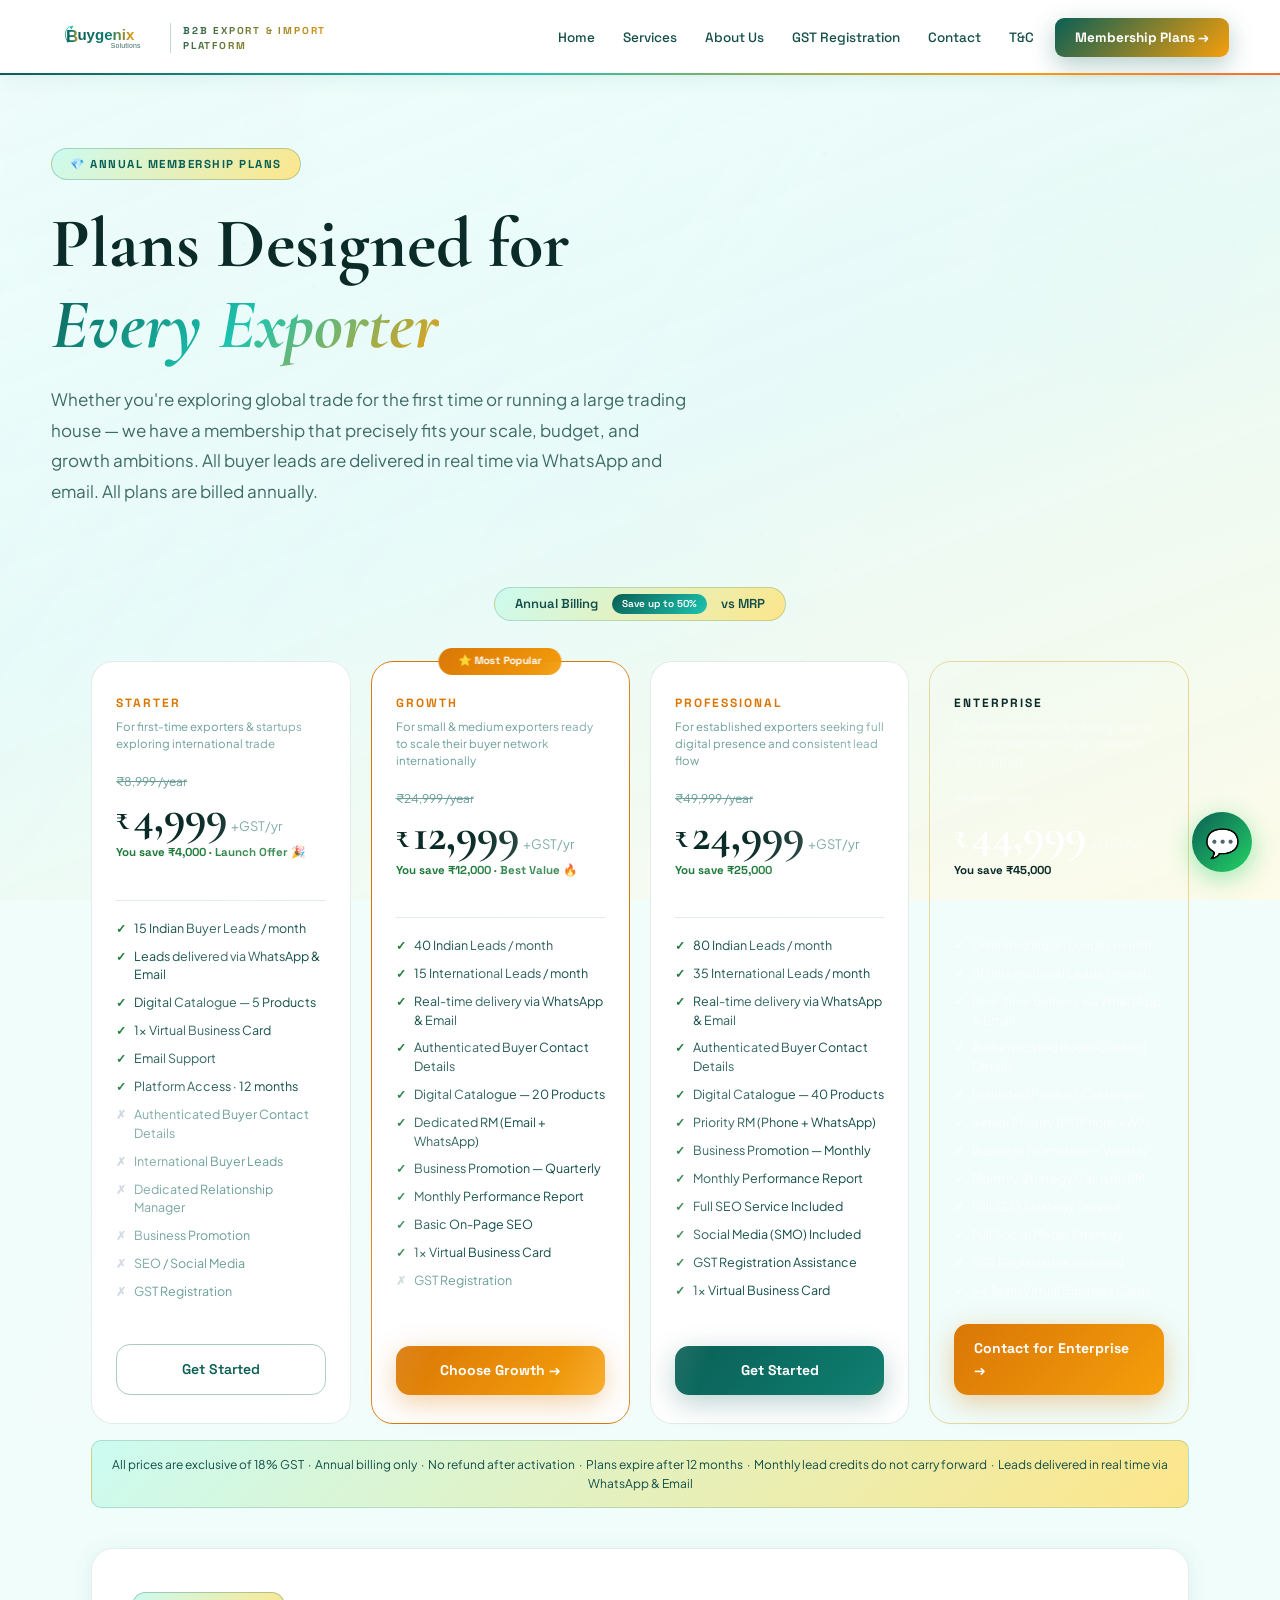
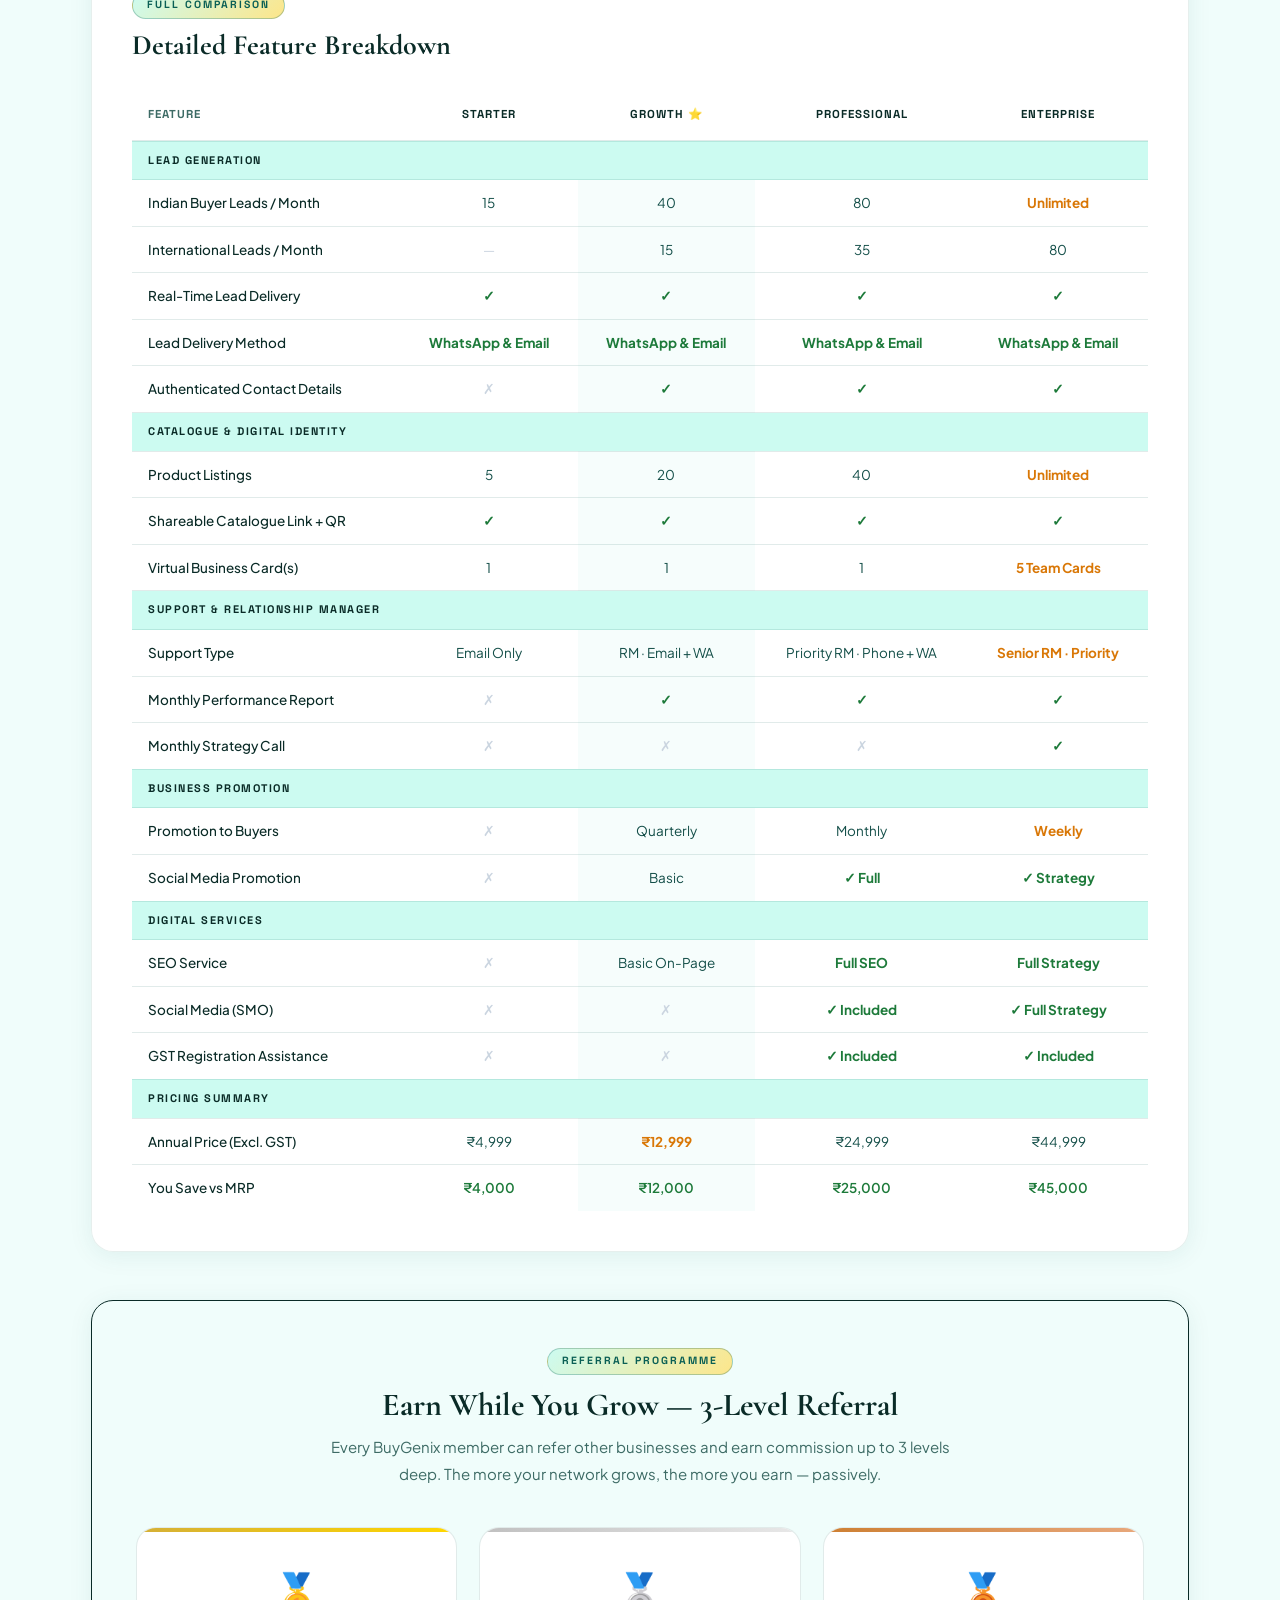
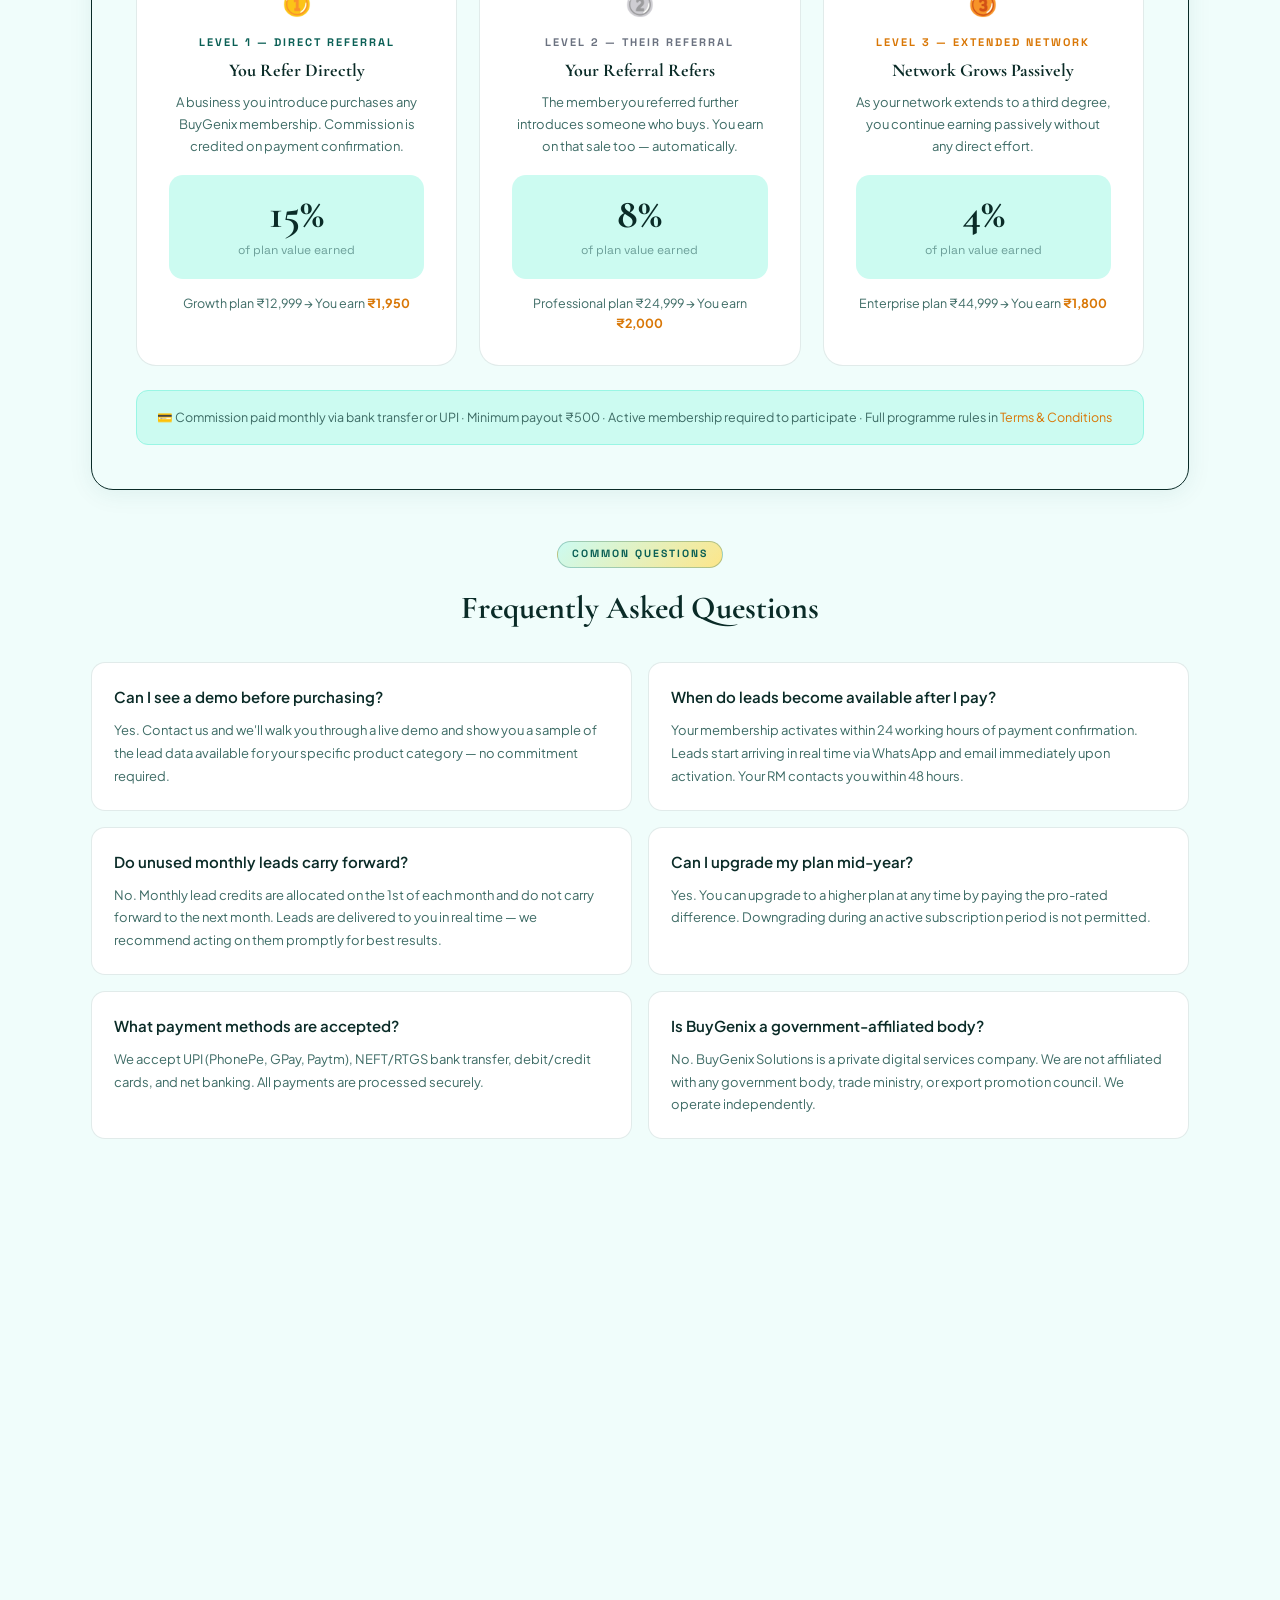
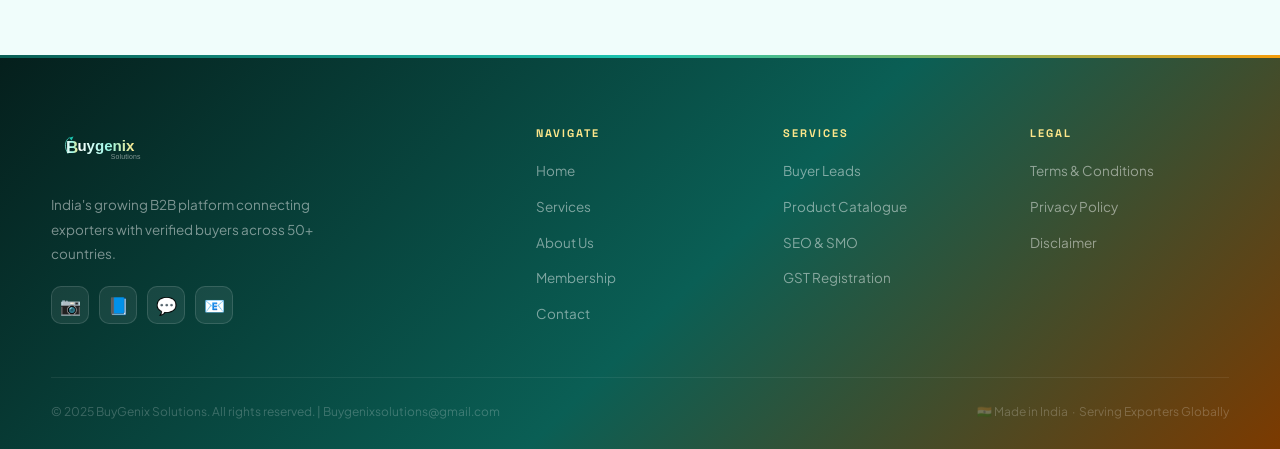
<file: membership.html>
<!DOCTYPE html>
<html lang="en">
<head>
<meta charset="UTF-8">
<meta name="viewport" content="width=device-width, initial-scale=1.0">
<title>Membership Plans – BuyGenix Solutions</title>
<meta name="description" content="Choose your BuyGenix membership plan — Starter, Growth, Professional, or Enterprise. Verified buyer leads, dedicated RM, and full digital support for Indian exporters.">
<link rel="preconnect" href="https://fonts.googleapis.com">
<link href="https://fonts.googleapis.com/css2?family=Cormorant+Garamond:ital,wght@0,400;0,500;0,600;0,700;1,400;1,600&family=Plus+Jakarta+Sans:wght@300;400;500;600;700&family=Space+Grotesk:wght@400;500;600;700&display=swap" rel="stylesheet">
<link rel="stylesheet" href="shared.css">
<style>

/* ── TOGGLE ── */
.billing-toggle {
  display: inline-flex; align-items: center; gap: 14px;
  background: var(--sky); border-radius: 100px; padding: 6px 20px;
  font-size: 13px; font-weight: 600; color: var(--text-body);
  font-family: 'Space Grotesk', sans-serif;
  margin-bottom: 40px;
}
.billing-badge {
  background: var(--gold); color: white;
  font-size: 10px; padding: 2px 10px; border-radius: 100px;
}

/* ── PLANS GRID ── */
.plans-main-grid {
  display: grid; grid-template-columns: repeat(4, 1fr);
  gap: 20px; margin-bottom: 16px;
  align-items: stretch;
}
.plan-main {
  background: white;
  border: 1.5px solid var(--border-soft);
  border-radius: 22px;
  padding: 32px 24px 28px;
  position: relative;
  display: flex; flex-direction: column;
  transition: all 0.35s;
}
.plan-main:hover { box-shadow: var(--shadow-mid); transform: translateY(-6px); }
.plan-main.popular {
  border-color: var(--gold);
  box-shadow: 0 0 0 2px var(--gold), var(--shadow-gold);
}
.plan-main.enterprise {
  background: linear-gradient(160deg, var(--navy) 0%, var(--navy-mid) 100%);
  border-color: rgba(212,160,23,0.4);
}
.popular-tag {
  position: absolute; top: -14px; left: 50%;
  transform: translateX(-50%);
  background: linear-gradient(135deg, var(--gold), var(--gold-bright));
  color: white; padding: 5px 20px; border-radius: 100px;
  font-size: 10.5px; font-weight: 700; white-space: nowrap;
  font-family: 'Space Grotesk', sans-serif;
}
.plan-tier-name {
  font-family: 'Space Grotesk', sans-serif;
  font-size: 12px; font-weight: 700;
  text-transform: uppercase; letter-spacing: 2px;
  color: var(--gold); margin-bottom: 4px;
}
.plan-main.enterprise .plan-tier-name { color: var(--gold-light); }
.plan-ideal {
  font-size: 11.5px; color: var(--text-light); line-height: 1.5; margin-bottom: 20px;
}
.plan-main.enterprise .plan-ideal { color: rgba(255,255,255,0.5); }

.price-block { margin-bottom: 20px; }
.price-original {
  font-size: 12px; color: var(--text-light);
  text-decoration: line-through; margin-bottom: 2px;
}
.price-actual {
  font-family: 'Cormorant Garamond', serif;
  font-size: 46px; font-weight: 700; color: var(--navy);
  line-height: 1; display: flex; align-items: flex-end; gap: 4px;
}
.price-actual .rupee { font-size: 32px; margin-bottom: 4px; }
.price-actual sub { font-size: 13px; color: var(--text-light); font-family: 'Plus Jakarta Sans'; font-weight: 400; margin-bottom: 6px; }
.plan-main.enterprise .price-actual { color: white; }
.plan-main.enterprise .price-actual sub { color: rgba(255,255,255,0.5); }
.price-save {
  font-size: 11.5px; color: #1D7A3A; font-weight: 700;
  margin-top: 4px; font-family: 'Space Grotesk', sans-serif;
}
.plan-main.enterprise .price-save { color: var(--gold-light); }

.plan-sep { height: 1px; background: var(--border-soft); margin: 18px 0; }
.plan-main.enterprise .plan-sep { background: rgba(255,255,255,0.1); }

.plan-feats { list-style: none; display: flex; flex-direction: column; gap: 9px; flex: 1; margin-bottom: 24px; }
.plan-feats li {
  font-size: 12.5px; color: var(--text-body);
  display: flex; align-items: flex-start; gap: 8px; line-height: 1.5;
}
.plan-main.enterprise .plan-feats li { color: rgba(255,255,255,0.75); }
.fi-yes { color: #1D7A3A; font-size: 12px; font-weight: 700; flex-shrink: 0; margin-top: 1px; }
.fi-no { color: #CBD5E0; font-size: 12px; font-weight: 700; flex-shrink: 0; margin-top: 1px; }
.fi-dim { color: var(--text-light) !important; }
.plan-main.enterprise .fi-yes { color: var(--gold-light); }

.plan-action { margin-top: auto; }
.plan-action .btn-outline, .plan-action .btn-gold, .plan-action .btn-primary {
  width: 100%; justify-content: center; padding: 13px 20px; font-size: 14px;
}

/* ── VALUE NOTES ── */
.value-note {
  text-align: center;
  font-size: 12px; color: var(--text-light);
  padding: 14px; background: white;
  border-radius: 10px; border: 1px solid var(--border-soft);
  margin-bottom: 40px;
}

/* ── COMPARISON TABLE ── */
.compare-section { background: white; }
.compare-wrap { overflow-x: auto; }
table.compare {
  width: 100%; border-collapse: collapse;
  font-size: 13.5px;
}
table.compare thead th {
  padding: 16px 16px;
  font-family: 'Space Grotesk', sans-serif;
  font-size: 11.5px; font-weight: 700; text-align: center;
  letter-spacing: 1px; text-transform: uppercase;
  border-bottom: 2px solid var(--border-soft);
  white-space: nowrap;
}
table.compare thead th:first-child { text-align: left; color: var(--text-mid); }
table.compare thead th.popular-col { color: var(--gold); background: var(--gold-pale); border-radius: 12px 12px 0 0; }
table.compare thead th:not(:first-child) { min-width: 140px; color: var(--navy); }
table.compare tbody tr.cat-row td {
  background: var(--sky); color: var(--navy);
  font-size: 11px; font-weight: 700;
  text-transform: uppercase; letter-spacing: 1.5px;
  padding: 10px 16px;
  font-family: 'Space Grotesk', sans-serif;
}
table.compare tbody td {
  padding: 12px 16px;
  color: var(--text-body);
  border-bottom: 1px solid var(--border-soft);
  text-align: center; vertical-align: middle;
}
table.compare tbody td:first-child { text-align: left; color: var(--navy); font-weight: 500; }
table.compare tbody td.popular-col { background: rgba(212,160,23,0.04); }
table.compare tbody tr:last-child td { border: none; }
table.compare tbody tr:hover td { background: var(--sky); }
.c-yes { color: #1D7A3A !important; font-weight: 700; }
.c-no { color: #CBD5E0 !important; }
.c-gold { color: var(--gold) !important; font-weight: 700; }

/* ── REFERRAL SECTION ── */
.referral-section {}
.referral-grid {
  display: grid; grid-template-columns: repeat(3, 1fr); gap: 22px;
  margin-top: 0;
}
.ref-card {
  background: white; border-radius: 20px;
  padding: 32px; text-align: center;
  border: 1.5px solid var(--border-soft);
  transition: all 0.3s;
  position: relative; overflow: hidden;
}
.ref-card::before {
  content: '';
  position: absolute; top: 0; left: 0; right: 0; height: 4px;
}
.ref-card.l1::before { background: linear-gradient(90deg, #D4AF37, #FFD700); }
.ref-card.l2::before { background: linear-gradient(90deg, #C0C0C0, #E8E8E8); }
.ref-card.l3::before { background: linear-gradient(90deg, #CD7F32, #E8A87C); }
.ref-card:hover { box-shadow: var(--shadow-mid); transform: translateY(-4px); }
.ref-level {
  font-size: 11px; font-weight: 700; letter-spacing: 2px; text-transform: uppercase;
  margin-bottom: 8px; font-family: 'Space Grotesk', sans-serif;
}
.ref-card.l1 .ref-level { color: #B8860B; }
.ref-card.l2 .ref-level { color: #909090; }
.ref-card.l3 .ref-level { color: #C47A2A; }
.ref-title { font-size: 18px; color: var(--navy); margin-bottom: 10px; }
.ref-desc { font-size: 13px; color: var(--text-mid); line-height: 1.7; margin-bottom: 18px; }
.ref-earn {
  background: var(--sky); border-radius: 14px; padding: 18px;
  margin-bottom: 14px;
}
.ref-earn strong { display: block; font-size: 42px; font-family: 'Cormorant Garamond', serif; color: var(--navy); line-height: 1; }
.ref-earn span { font-size: 12px; color: var(--text-light); font-family: 'Space Grotesk', sans-serif; }
.ref-example { font-size: 12.5px; color: var(--text-mid); }
.ref-example strong { color: var(--gold); }

.ref-note {
  background: var(--sky); border: 1px solid var(--sky-mid);
  border-radius: 12px; padding: 16px 20px; margin-top: 24px;
  font-size: 12.5px; color: var(--text-mid); line-height: 1.7;
}

/* ── FAQ ── */
.faq-section { background: var(--cream); }
.faq-grid { display: grid; grid-template-columns: 1fr 1fr; gap: 16px; }
.faq-item {
  background: white; border-radius: 14px;
  padding: 22px; border: 1px solid var(--border-soft);
  cursor: pointer; transition: all 0.25s;
}
.faq-item:hover { border-color: var(--border-gold); box-shadow: var(--shadow-soft); }
.faq-q { font-size: 15px; color: var(--navy); margin-bottom: 10px; font-weight: 600; }
.faq-a { font-size: 13px; color: var(--text-mid); line-height: 1.75; }

/* ── CTA SECTION ── */
.cta-member {
  background: linear-gradient(135deg, var(--navy), var(--navy-mid));
  border-radius: var(--radius-xl); padding: 60px 48px; text-align: center;
  position: relative; overflow: hidden;
}
.cta-member::before {
  content: '';
  position: absolute; top: -40%; right: -5%;
  width: 400px; height: 400px; border-radius: 50%;
  background: radial-gradient(circle, rgba(212,160,23,0.15), transparent 70%);
}

@media (max-width: 1024px) { .plans-main-grid { grid-template-columns: 1fr 1fr; } }
@media (max-width: 768px) {
  .plans-main-grid { grid-template-columns: 1fr; }
  .referral-grid { grid-template-columns: 1fr; }
  .faq-grid { grid-template-columns: 1fr; }
}
</style>
</head>
<body>

<canvas id="bg-canvas"></canvas>
<div class="page-overlay"></div>
<a href="https://wa.me/919818187246" class="wa-float">💬</a>

<nav>
  <div class="logo">
    <div class="logo-svg-wrap"></div>
    <span class="logo-tagline">B2B Export &amp; Import<br>Platform</span>
  </div>
  <div class="nav-links">
    <a href="index.html">Home</a>
    <a href="services.html">Services</a>
    <a href="about.html">About Us</a>
    <a href="gst.html">GST Registration</a>
    <a href="contact.html">Contact</a>
    <a href="terms.html">T&amp;C</a>
    <a href="membership.html" class="nav-cta active">Membership Plans →</a>
  </div>
  <div class="nav-burger"><span></span><span></span><span></span></div>
</nav>
<div class="mobile-nav-overlay">
  <a href="index.html">Home</a><a href="services.html">Services</a>
  <a href="about.html">About Us</a><a href="gst.html">GST Registration</a>
  <a href="contact.html">Contact</a><a href="terms.html">T&amp;C</a>
  <a href="membership.html" class="nav-cta">Membership Plans →</a><a href="login.html" class="nav-cta" style="background:var(--gold);color:white;margin-left:6px">Client Login →</a>
</div>

<!-- HERO -->
<div class="page-hero">
  <div class="hero-badge reveal">💎 Annual Membership Plans</div>
  <h1 class="reveal">Plans Designed for<br><span class="accent">Every Exporter</span></h1>
  <p class="reveal">Whether you're exploring global trade for the first time or running a large trading house — we have a membership that precisely fits your scale, budget, and growth ambitions. All buyer leads are delivered in real time via WhatsApp and email. All plans are billed annually.</p>
</div>

<div class="content-wrap">

  <!-- PLANS -->
  <div style="text-align:center;" class="reveal">
    <div class="billing-toggle">
      <span>Annual Billing</span>
      <span class="billing-badge">Save up to 50%</span>
      <span>vs MRP</span>
    </div>
  </div>

  <div class="plans-main-grid">

    <!-- STARTER -->
    <div class="plan-main reveal tilt-card">
      <div class="plan-tier-name">Starter</div>
      <div class="plan-ideal">For first-time exporters &amp; startups exploring international trade</div>
      <div class="price-block">
        <div class="price-original">₹8,999 /year</div>
        <div class="price-actual"><span class="rupee">₹</span>4,999<sub>+GST/yr</sub></div>
        <div class="price-save">You save ₹4,000 · Launch Offer 🎉</div>
      </div>
      <div class="plan-sep"></div>
      <ul class="plan-feats">
        <li><span class="fi-yes">✓</span> 15 Indian Buyer Leads / month</li>
        <li><span class="fi-yes">✓</span> Leads delivered via WhatsApp &amp; Email</li>
        <li><span class="fi-yes">✓</span> Digital Catalogue — 5 Products</li>
        <li><span class="fi-yes">✓</span> 1× Virtual Business Card</li>
        <li><span class="fi-yes">✓</span> Email Support</li>
        <li><span class="fi-yes">✓</span> Platform Access · 12 months</li>
        <li><span class="fi-no">✗</span> <span class="fi-dim">Authenticated Buyer Contact Details</span></li>
        <li><span class="fi-no">✗</span> <span class="fi-dim">International Buyer Leads</span></li>
        <li><span class="fi-no">✗</span> <span class="fi-dim">Dedicated Relationship Manager</span></li>
        <li><span class="fi-no">✗</span> <span class="fi-dim">Business Promotion</span></li>
        <li><span class="fi-no">✗</span> <span class="fi-dim">SEO / Social Media</span></li>
        <li><span class="fi-no">✗</span> <span class="fi-dim">GST Registration</span></li>
      </ul>
      <div class="plan-action">
        <a href="contact.html" class="btn-outline">Get Started</a>
      </div>
    </div>

    <!-- GROWTH (POPULAR) -->
    <div class="plan-main popular reveal tilt-card">
      <div class="popular-tag">⭐ Most Popular</div>
      <div class="plan-tier-name">Growth</div>
      <div class="plan-ideal">For small &amp; medium exporters ready to scale their buyer network internationally</div>
      <div class="price-block">
        <div class="price-original">₹24,999 /year</div>
        <div class="price-actual"><span class="rupee">₹</span>12,999<sub>+GST/yr</sub></div>
        <div class="price-save">You save ₹12,000 · Best Value 🔥</div>
      </div>
      <div class="plan-sep"></div>
      <ul class="plan-feats">
        <li><span class="fi-yes">✓</span> 40 Indian Leads / month</li>
        <li><span class="fi-yes">✓</span> 15 International Leads / month</li>
        <li><span class="fi-yes">✓</span> Real-time delivery via WhatsApp &amp; Email</li>
        <li><span class="fi-yes">✓</span> Authenticated Buyer Contact Details</li>
        <li><span class="fi-yes">✓</span> Digital Catalogue — 20 Products</li>
        <li><span class="fi-yes">✓</span> Dedicated RM (Email + WhatsApp)</li>
        <li><span class="fi-yes">✓</span> Business Promotion — Quarterly</li>
        <li><span class="fi-yes">✓</span> Monthly Performance Report</li>
        <li><span class="fi-yes">✓</span> Basic On-Page SEO</li>
        <li><span class="fi-yes">✓</span> 1× Virtual Business Card</li>
        <li><span class="fi-no">✗</span> <span class="fi-dim">GST Registration</span></li>
      </ul>
      <div class="plan-action">
        <a href="contact.html" class="btn-gold">Choose Growth →</a>
      </div>
    </div>

    <!-- PROFESSIONAL -->
    <div class="plan-main reveal tilt-card">
      <div class="plan-tier-name">Professional</div>
      <div class="plan-ideal">For established exporters seeking full digital presence and consistent lead flow</div>
      <div class="price-block">
        <div class="price-original">₹49,999 /year</div>
        <div class="price-actual"><span class="rupee">₹</span>24,999<sub>+GST/yr</sub></div>
        <div class="price-save">You save ₹25,000</div>
      </div>
      <div class="plan-sep"></div>
      <ul class="plan-feats">
        <li><span class="fi-yes">✓</span> 80 Indian Leads / month</li>
        <li><span class="fi-yes">✓</span> 35 International Leads / month</li>
        <li><span class="fi-yes">✓</span> Real-time delivery via WhatsApp &amp; Email</li>
        <li><span class="fi-yes">✓</span> Authenticated Buyer Contact Details</li>
        <li><span class="fi-yes">✓</span> Digital Catalogue — 40 Products</li>
        <li><span class="fi-yes">✓</span> Priority RM (Phone + WhatsApp)</li>
        <li><span class="fi-yes">✓</span> Business Promotion — Monthly</li>
        <li><span class="fi-yes">✓</span> Monthly Performance Report</li>
        <li><span class="fi-yes">✓</span> Full SEO Service Included</li>
        <li><span class="fi-yes">✓</span> Social Media (SMO) Included</li>
        <li><span class="fi-yes">✓</span> GST Registration Assistance</li>
        <li><span class="fi-yes">✓</span> 1× Virtual Business Card</li>
      </ul>
      <div class="plan-action">
        <a href="contact.html" class="btn-primary">Get Started</a>
      </div>
    </div>

    <!-- ENTERPRISE -->
    <div class="plan-main enterprise reveal tilt-card">
      <div class="plan-tier-name">Enterprise</div>
      <div class="plan-ideal">For large exporters &amp; trading houses needing maximum buyer coverage and support</div>
      <div class="price-block">
        <div class="price-original" style="color:rgba(255,255,255,0.3);">₹89,999 /year</div>
        <div class="price-actual"><span class="rupee">₹</span>44,999<sub>+GST/yr</sub></div>
        <div class="price-save">You save ₹45,000</div>
      </div>
      <div class="plan-sep"></div>
      <ul class="plan-feats">
        <li><span class="fi-yes">✓</span> Unlimited Indian Leads / month</li>
        <li><span class="fi-yes">✓</span> 80 International Leads / month</li>
        <li><span class="fi-yes">✓</span> Real-time delivery via WhatsApp &amp; Email</li>
        <li><span class="fi-yes">✓</span> Authenticated Buyer Contact Details</li>
        <li><span class="fi-yes">✓</span> Unlimited Product Catalogue</li>
        <li><span class="fi-yes">✓</span> Senior Priority RM (Phone+WA)</li>
        <li><span class="fi-yes">✓</span> Business Promotion — Weekly</li>
        <li><span class="fi-yes">✓</span> Monthly Strategy Call with RM</li>
        <li><span class="fi-yes">✓</span> Full SEO Strategy Service</li>
        <li><span class="fi-yes">✓</span> Full Social Media Strategy</li>
        <li><span class="fi-yes">✓</span> GST Registration Included</li>
        <li><span class="fi-yes">✓</span> 5× Team Virtual Business Cards</li>
      </ul>
      <div class="plan-action">
        <a href="contact.html" class="btn-gold" style="background:linear-gradient(135deg,var(--gold),var(--gold-bright));">Contact for Enterprise →</a>
      </div>
    </div>
  </div>

  <div class="value-note reveal">
    All prices are exclusive of 18% GST &nbsp;·&nbsp; Annual billing only &nbsp;·&nbsp; No refund after activation &nbsp;·&nbsp; Plans expire after 12 months &nbsp;·&nbsp; Monthly lead credits do not carry forward &nbsp;·&nbsp; Leads delivered in real time via WhatsApp &amp; Email
  </div>

  <!-- COMPARISON TABLE -->
  <div class="card-glass reveal" style="margin-bottom:48px;padding:40px;">
    <div class="section-label" style="margin-bottom:10px;">Full Comparison</div>
    <h2 style="font-size:28px;color:var(--navy);margin-bottom:28px;">Detailed Feature Breakdown</h2>
    <div class="compare-wrap">
      <table class="compare">
        <thead>
          <tr>
            <th style="text-align:left;min-width:220px;">Feature</th>
            <th>Starter</th>
            <th class="popular-col">Growth ⭐</th>
            <th>Professional</th>
            <th>Enterprise</th>
          </tr>
        </thead>
        <tbody>
          <tr class="cat-row"><td colspan="5">Lead Generation</td></tr>
          <tr><td>Indian Buyer Leads / Month</td><td>15</td><td class="popular-col">40</td><td>80</td><td class="c-gold">Unlimited</td></tr>
          <tr><td>International Leads / Month</td><td class="c-no">—</td><td class="popular-col">15</td><td>35</td><td>80</td></tr>
          <tr><td>Real-Time Lead Delivery</td><td class="c-yes">✓</td><td class="popular-col c-yes">✓</td><td class="c-yes">✓</td><td class="c-yes">✓</td></tr>
          <tr><td>Lead Delivery Method</td><td class="c-yes">WhatsApp &amp; Email</td><td class="popular-col c-yes">WhatsApp &amp; Email</td><td class="c-yes">WhatsApp &amp; Email</td><td class="c-yes">WhatsApp &amp; Email</td></tr>
          <tr><td>Authenticated Contact Details</td><td class="c-no">✗</td><td class="popular-col c-yes">✓</td><td class="c-yes">✓</td><td class="c-yes">✓</td></tr>

          <tr class="cat-row"><td colspan="5">Catalogue &amp; Digital Identity</td></tr>
          <tr><td>Product Listings</td><td>5</td><td class="popular-col">20</td><td>40</td><td class="c-gold">Unlimited</td></tr>
          <tr><td>Shareable Catalogue Link + QR</td><td class="c-yes">✓</td><td class="popular-col c-yes">✓</td><td class="c-yes">✓</td><td class="c-yes">✓</td></tr>
          <tr><td>Virtual Business Card(s)</td><td>1</td><td class="popular-col">1</td><td>1</td><td class="c-gold">5 Team Cards</td></tr>

          <tr class="cat-row"><td colspan="5">Support &amp; Relationship Manager</td></tr>
          <tr><td>Support Type</td><td>Email Only</td><td class="popular-col">RM · Email + WA</td><td>Priority RM · Phone + WA</td><td class="c-gold">Senior RM · Priority</td></tr>
          <tr><td>Monthly Performance Report</td><td class="c-no">✗</td><td class="popular-col c-yes">✓</td><td class="c-yes">✓</td><td class="c-yes">✓</td></tr>
          <tr><td>Monthly Strategy Call</td><td class="c-no">✗</td><td class="popular-col c-no">✗</td><td class="c-no">✗</td><td class="c-yes">✓</td></tr>

          <tr class="cat-row"><td colspan="5">Business Promotion</td></tr>
          <tr><td>Promotion to Buyers</td><td class="c-no">✗</td><td class="popular-col">Quarterly</td><td>Monthly</td><td class="c-gold">Weekly</td></tr>
          <tr><td>Social Media Promotion</td><td class="c-no">✗</td><td class="popular-col">Basic</td><td class="c-yes">✓ Full</td><td class="c-yes">✓ Strategy</td></tr>

          <tr class="cat-row"><td colspan="5">Digital Services</td></tr>
          <tr><td>SEO Service</td><td class="c-no">✗</td><td class="popular-col">Basic On-Page</td><td class="c-yes">Full SEO</td><td class="c-yes">Full Strategy</td></tr>
          <tr><td>Social Media (SMO)</td><td class="c-no">✗</td><td class="popular-col c-no">✗</td><td class="c-yes">✓ Included</td><td class="c-yes">✓ Full Strategy</td></tr>
          <tr><td>GST Registration Assistance</td><td class="c-no">✗</td><td class="popular-col c-no">✗</td><td class="c-yes">✓ Included</td><td class="c-yes">✓ Included</td></tr>

          <tr class="cat-row"><td colspan="5">Pricing Summary</td></tr>
          <tr>
            <td>Annual Price (Excl. GST)</td>
            <td>₹4,999</td>
            <td class="popular-col c-gold" style="font-weight:700;">₹12,999</td>
            <td>₹24,999</td>
            <td>₹44,999</td>
          </tr>
          <tr>
            <td>You Save vs MRP</td>
            <td style="color:#1D7A3A;font-weight:600;">₹4,000</td>
            <td class="popular-col" style="color:#1D7A3A;font-weight:600;">₹12,000</td>
            <td style="color:#1D7A3A;font-weight:600;">₹25,000</td>
            <td style="color:#1D7A3A;font-weight:600;">₹45,000</td>
          </tr>
        </tbody>
      </table>
    </div>
  </div>

  <!-- REFERRAL PROGRAMME -->
  <div class="card-glass reveal" style="background:var(--cream);border-color:var(--border-gold);">
    <div style="text-align:center;margin-bottom:40px;">
      <div class="section-label">Referral Programme</div>
      <h2 style="font-size:32px;color:var(--navy);margin-bottom:10px;">Earn While You Grow — 3-Level Referral</h2>
      <p style="font-size:15px;color:var(--text-mid);max-width:620px;margin:0 auto;line-height:1.8;">Every BuyGenix member can refer other businesses and earn commission up to 3 levels deep. The more your network grows, the more you earn — passively.</p>
    </div>
    <div class="referral-grid">
      <div class="ref-card l1 reveal tilt-card">
        <div style="font-size:40px;margin-bottom:10px;">🥇</div>
        <div class="ref-level">Level 1 — Direct Referral</div>
        <h3 class="ref-title">You Refer Directly</h3>
        <p class="ref-desc">A business you introduce purchases any BuyGenix membership. Commission is credited on payment confirmation.</p>
        <div class="ref-earn">
          <strong>15%</strong>
          <span>of plan value earned</span>
        </div>
        <p class="ref-example">Growth plan ₹12,999 → You earn <strong>₹1,950</strong></p>
      </div>
      <div class="ref-card l2 reveal tilt-card">
        <div style="font-size:40px;margin-bottom:10px;">🥈</div>
        <div class="ref-level">Level 2 — Their Referral</div>
        <h3 class="ref-title">Your Referral Refers</h3>
        <p class="ref-desc">The member you referred further introduces someone who buys. You earn on that sale too — automatically.</p>
        <div class="ref-earn">
          <strong>8%</strong>
          <span>of plan value earned</span>
        </div>
        <p class="ref-example">Professional plan ₹24,999 → You earn <strong>₹2,000</strong></p>
      </div>
      <div class="ref-card l3 reveal tilt-card">
        <div style="font-size:40px;margin-bottom:10px;">🥉</div>
        <div class="ref-level">Level 3 — Extended Network</div>
        <h3 class="ref-title">Network Grows Passively</h3>
        <p class="ref-desc">As your network extends to a third degree, you continue earning passively without any direct effort.</p>
        <div class="ref-earn">
          <strong>4%</strong>
          <span>of plan value earned</span>
        </div>
        <p class="ref-example">Enterprise plan ₹44,999 → You earn <strong>₹1,800</strong></p>
      </div>
    </div>
    <div class="ref-note">
      💳 Commission paid monthly via bank transfer or UPI · Minimum payout ₹500 · Active membership required to participate · Full programme rules in <a href="terms.html" style="color:var(--gold);">Terms &amp; Conditions</a>
    </div>
  </div>

  <!-- FAQ -->
  <div style="margin-top:48px;">
    <div style="text-align:center;margin-bottom:36px;" class="reveal">
      <div class="section-label">Common Questions</div>
      <h2 style="font-size:32px;color:var(--navy);margin-top:10px;">Frequently Asked Questions</h2>
    </div>
    <div class="faq-grid">
      <div class="faq-item reveal">
        <div class="faq-q">Can I see a demo before purchasing?</div>
        <div class="faq-a">Yes. Contact us and we'll walk you through a live demo and show you a sample of the lead data available for your specific product category — no commitment required.</div>
      </div>
      <div class="faq-item reveal">
        <div class="faq-q">When do leads become available after I pay?</div>
        <div class="faq-a">Your membership activates within 24 working hours of payment confirmation. Leads start arriving in real time via WhatsApp and email immediately upon activation. Your RM contacts you within 48 hours.</div>
      </div>
      <div class="faq-item reveal">
        <div class="faq-q">Do unused monthly leads carry forward?</div>
        <div class="faq-a">No. Monthly lead credits are allocated on the 1st of each month and do not carry forward to the next month. Leads are delivered to you in real time — we recommend acting on them promptly for best results.</div>
      </div>
      <div class="faq-item reveal">
        <div class="faq-q">Can I upgrade my plan mid-year?</div>
        <div class="faq-a">Yes. You can upgrade to a higher plan at any time by paying the pro-rated difference. Downgrading during an active subscription period is not permitted.</div>
      </div>
      <div class="faq-item reveal">
        <div class="faq-q">What payment methods are accepted?</div>
        <div class="faq-a">We accept UPI (PhonePe, GPay, Paytm), NEFT/RTGS bank transfer, debit/credit cards, and net banking. All payments are processed securely.</div>
      </div>
      <div class="faq-item reveal">
        <div class="faq-q">Is BuyGenix a government-affiliated body?</div>
        <div class="faq-a">No. BuyGenix Solutions is a private digital services company. We are not affiliated with any government body, trade ministry, or export promotion council. We operate independently.</div>
      </div>
    </div>
  </div>

  <!-- CTA -->
  <div class="cta-member reveal" style="margin-top:48px;">
    <div class="section-label dark" style="margin-bottom:16px;">Not Sure Yet?</div>
    <h2 style="font-size:clamp(28px,3.5vw,44px);color:white;margin-bottom:14px;">Our Team Will Help You Choose</h2>
    <p style="font-size:15px;color:rgba(255,255,255,0.65);margin-bottom:32px;max-width:520px;margin-left:auto;margin-right:auto;line-height:1.8;">Tell us your product, target market, and budget — we'll recommend the exact plan that maximises your results. No pressure, no pushy sales.</p>
    <div style="display:flex;gap:14px;justify-content:center;flex-wrap:wrap;">
      <a href="contact.html" class="btn-gold">Talk to Our Team →</a>
      <a href="https://wa.me/919818187246" class="btn-outline" style="border-color:rgba(255,255,255,0.3);color:white;">💬 WhatsApp Us</a>
    </div>
  </div>

</div><!-- end content-wrap -->

<footer>
  <div class="footer-grid">
    <div class="footer-brand">
      <div class="logo-svg-wrap-footer"></div>
      <p>India's growing B2B platform connecting exporters with verified buyers across 50+ countries.</p>
      <div class="footer-social">
        <a href="https://instagram.com/buygenixsolutions" target="_blank">📷</a>
        <a href="https://facebook.com/buygenixsolutions" target="_blank">📘</a>
        <a href="https://wa.me/919818187246">💬</a>
        <a href="mailto:Buygenixsolutions@gmail.com">📧</a>
      </div>
    </div>
    <div class="footer-col"><h4>Navigate</h4><ul>
      <li><a href="index.html">Home</a></li><li><a href="services.html">Services</a></li>
      <li><a href="about.html">About Us</a></li><li><a href="membership.html">Membership</a></li>
      <li><a href="contact.html">Contact</a></li>
    </ul></div>
    <div class="footer-col"><h4>Services</h4><ul>
      <li><a href="services.html#leads">Buyer Leads</a></li>
      <li><a href="services.html#catalogue">Product Catalogue</a></li>
      <li><a href="services.html#seo">SEO &amp; SMO</a></li>
      <li><a href="gst.html">GST Registration</a></li>
    </ul></div>
    <div class="footer-col"><h4>Legal</h4><ul>
      <li><a href="terms.html">Terms &amp; Conditions</a></li>
      <li><a href="privacy.html">Privacy Policy</a></li>
      <li><a href="terms.html">Disclaimer</a></li>
    </ul></div>
  </div>
  <div class="footer-bottom">
    <p>© 2025 BuyGenix Solutions. All rights reserved. | Buygenixsolutions@gmail.com</p>
    <p>🇮🇳 Made in India &nbsp;·&nbsp; Serving Exporters Globally</p>
  </div>
</footer>

<script src="shared.js"></script>
</body>
</html>
</file>
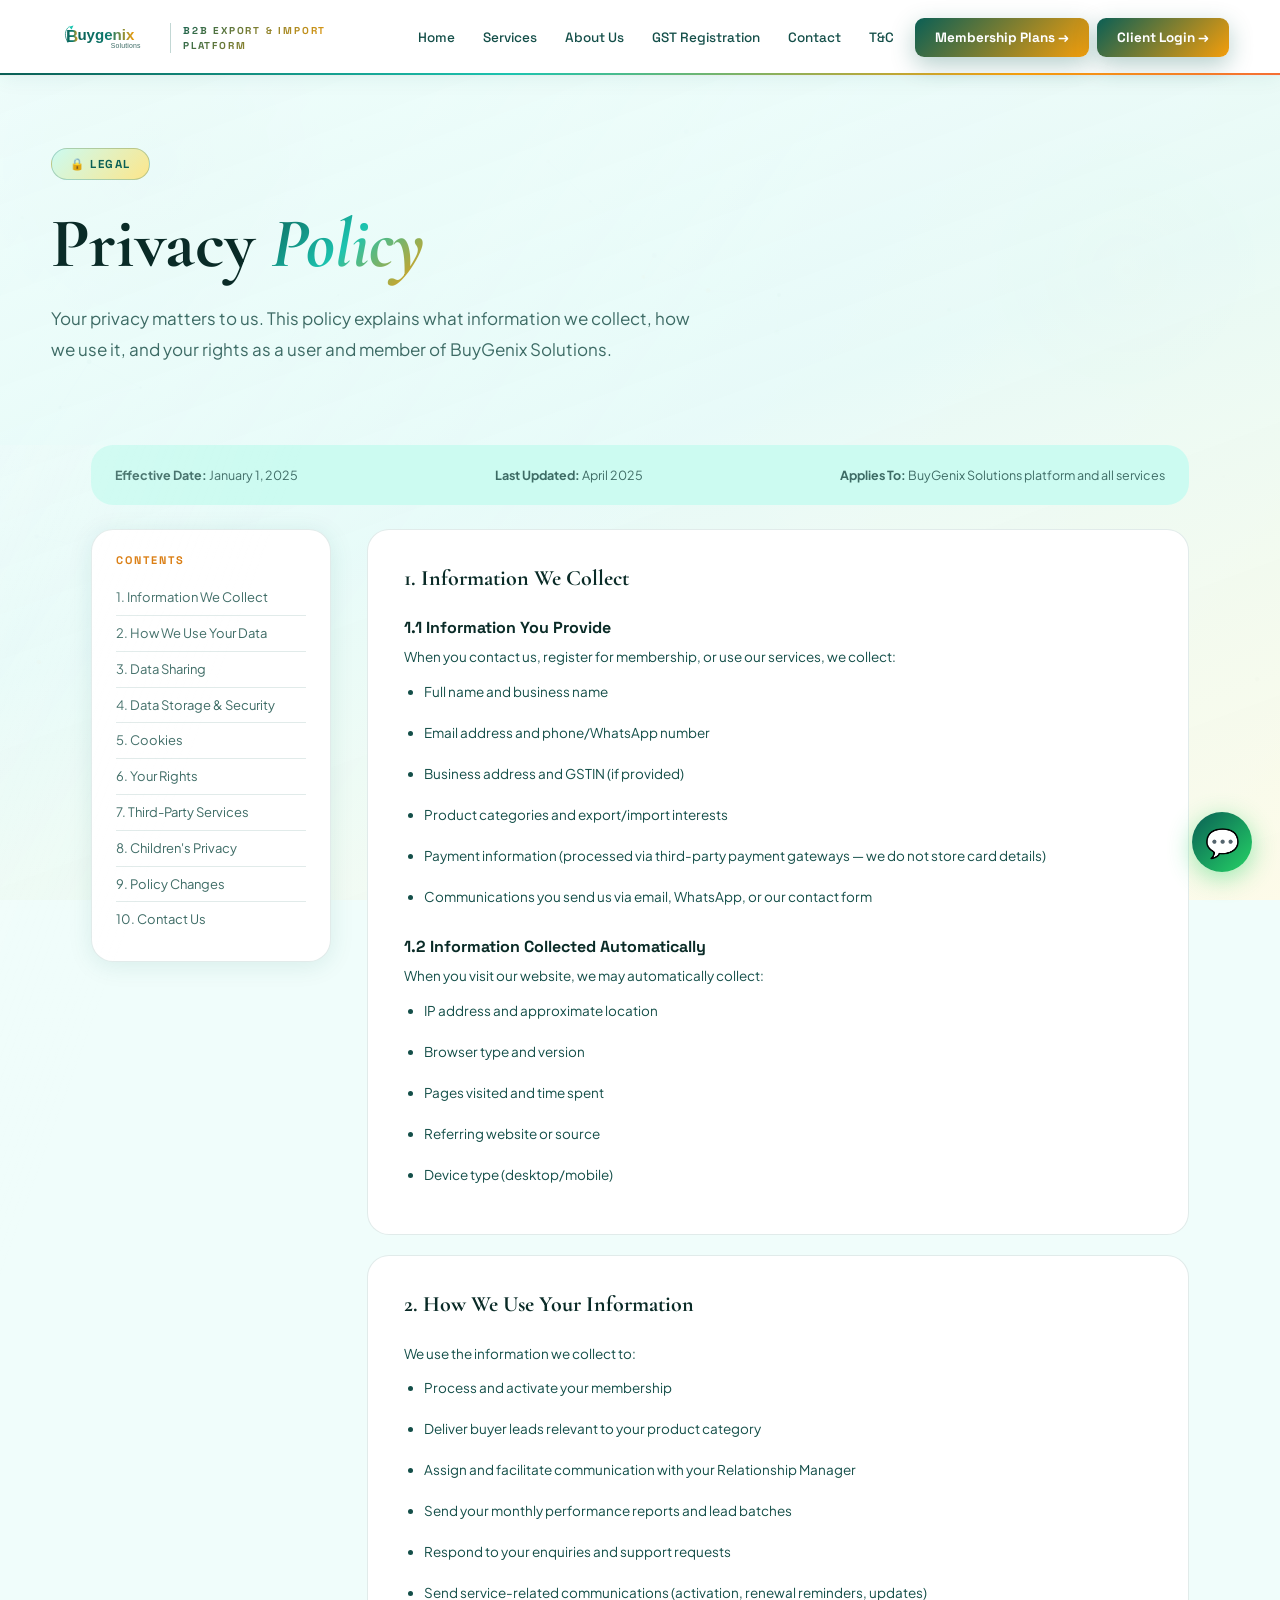
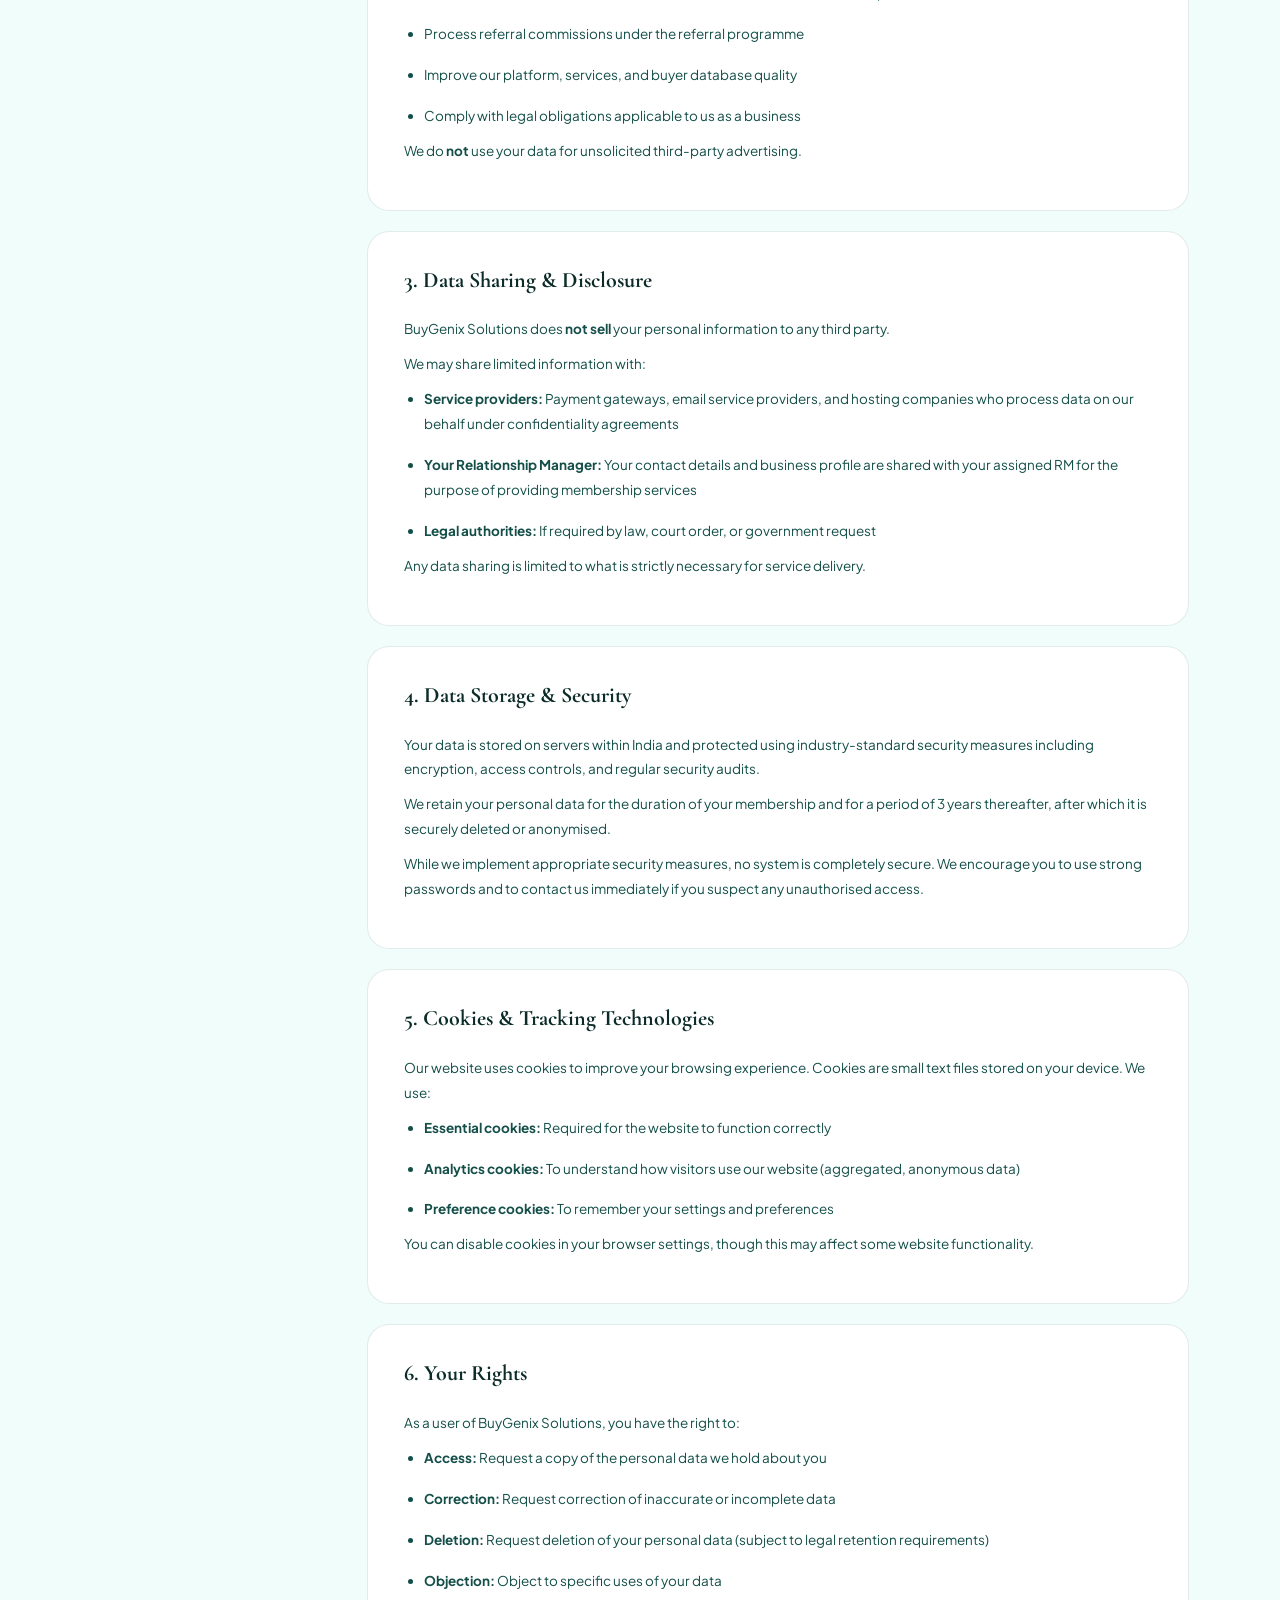
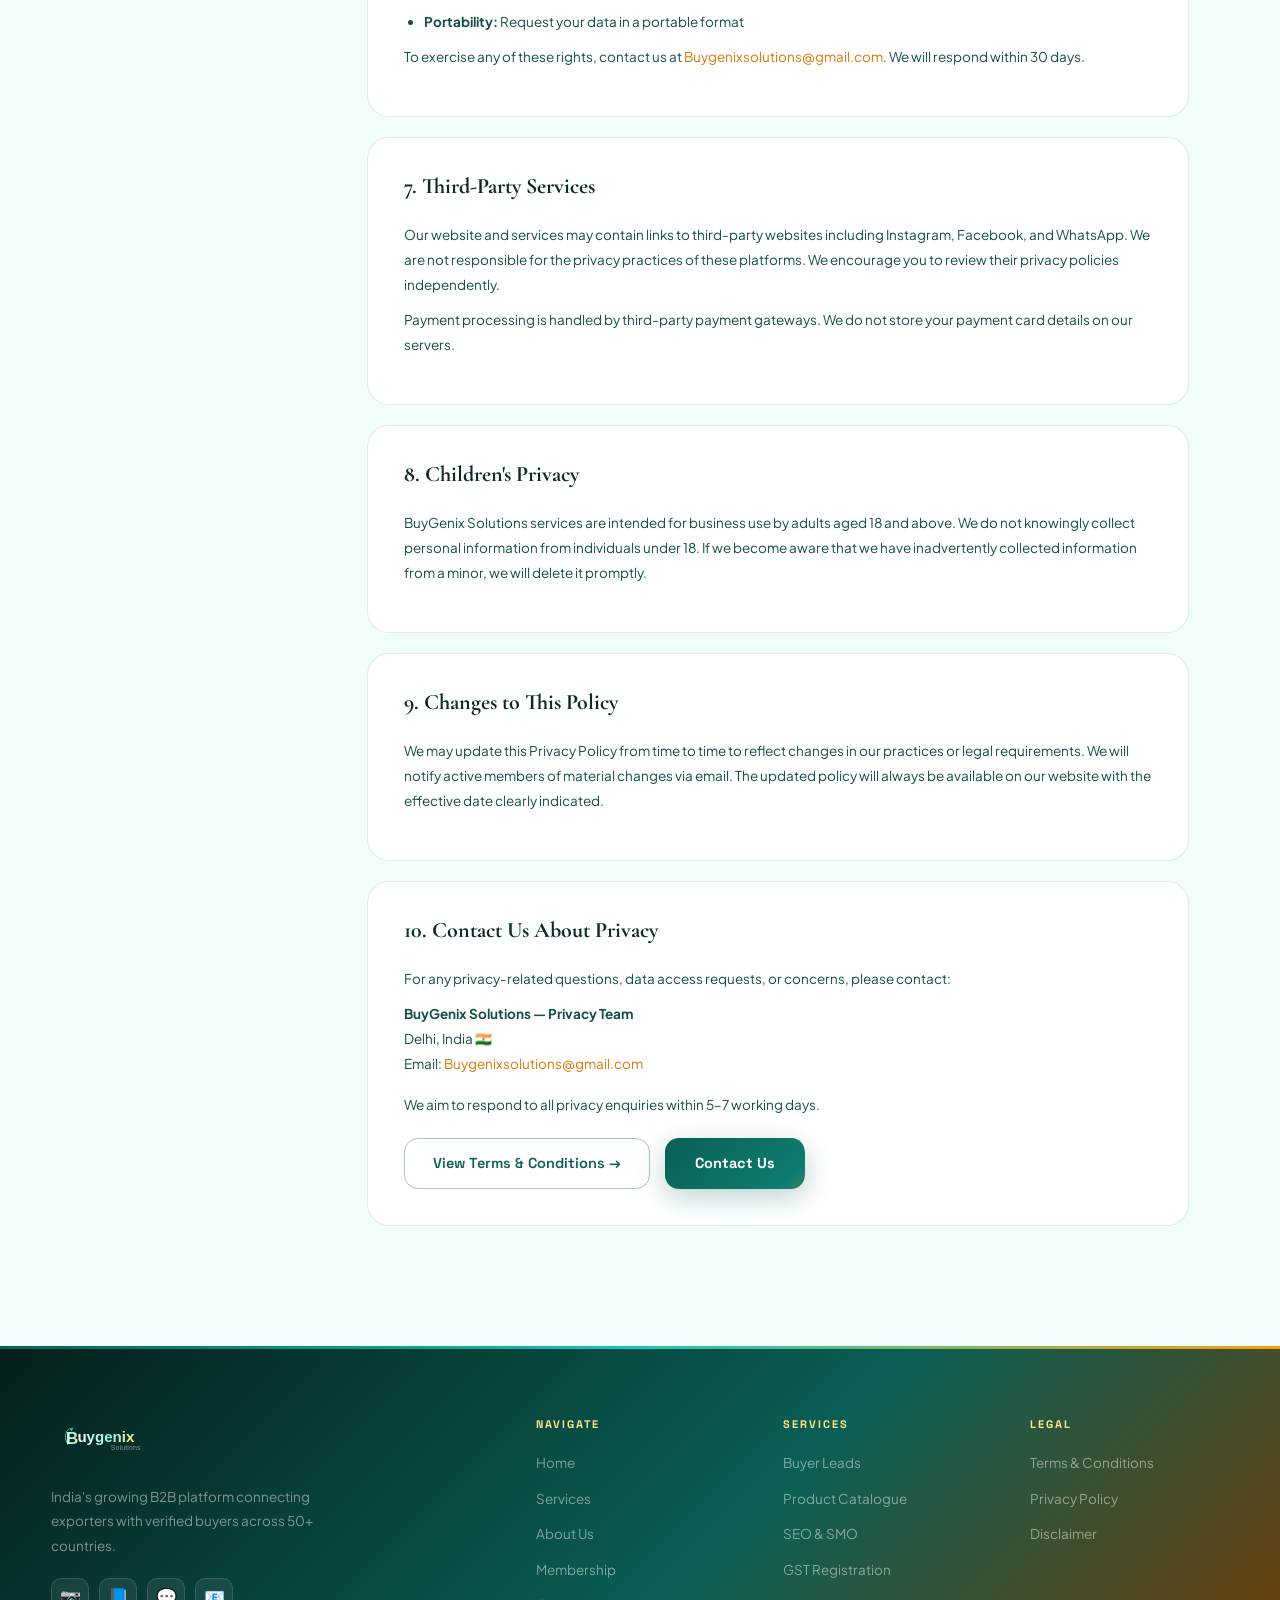
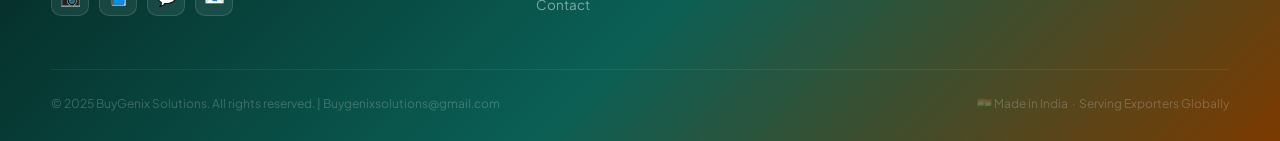
<file: privacy.html>
<!DOCTYPE html>
<html lang="en">
<head>
<meta charset="UTF-8">
<meta name="viewport" content="width=device-width, initial-scale=1.0">
<title>Privacy Policy – BuyGenix Solutions</title>
<link rel="preconnect" href="https://fonts.googleapis.com">
<link href="https://fonts.googleapis.com/css2?family=Cormorant+Garamond:ital,wght@0,400;0,500;0,600;0,700;1,400;1,600&family=Plus+Jakarta+Sans:wght@300;400;500;600;700&family=Space+Grotesk:wght@400;500;600;700&display=swap" rel="stylesheet">
<link rel="stylesheet" href="shared.css">
<style>
.legal-layout { display: grid; grid-template-columns: 240px 1fr; gap: 36px; align-items: start; }
.legal-toc { position: sticky; top: 96px; background: white; border: 1px solid var(--border-soft); border-radius: var(--radius-lg); padding: 24px; box-shadow: var(--shadow-soft); }
.legal-toc h4 { font-size: 11px; font-weight: 700; letter-spacing: 2px; text-transform: uppercase; color: var(--gold); margin-bottom: 14px; font-family: 'Space Grotesk'; }
.legal-toc a { display: block; font-size: 13px; color: var(--text-mid); padding: 7px 0; border-bottom: 1px solid var(--border-soft); transition: color 0.2s; }
.legal-toc a:last-child { border: none; }
.legal-toc a:hover { color: var(--gold); }
.legal-section { background: white; border-radius: var(--radius-lg); padding: 36px; margin-bottom: 20px; border: 1px solid var(--border-soft); }
.legal-section h2 { font-size: 22px; color: var(--navy); margin-bottom: 14px; padding-bottom: 10px; border-bottom: 2px solid var(--gold-pale); }
.legal-section p, .legal-section li { font-size: 13.5px; color: var(--text-body); line-height: 1.85; margin-bottom: 10px; }
.legal-section ul { padding-left: 20px; display: flex; flex-direction: column; gap: 6px; }
.legal-section strong { color: var(--navy); }
.legal-section h3 { font-size: 16px; color: var(--navy); margin: 18px 0 8px; font-family: 'Space Grotesk'; font-weight: 700; }
.legal-meta { background: var(--sky); border-radius: var(--radius-lg); padding: 20px 24px; margin-bottom: 24px; display: flex; justify-content: space-between; flex-wrap: wrap; gap: 8px; }
.legal-meta p { font-size: 12.5px; color: var(--text-mid); }
@media (max-width: 900px) { .legal-layout { grid-template-columns: 1fr; } .legal-toc { position: static; } }
</style>
</head>
<body>

<canvas id="bg-canvas"></canvas>
<div class="page-overlay"></div>
<a href="https://wa.me/919818187246" class="wa-float">💬</a>

<nav>
  <div class="logo">
    <div class="logo-svg-wrap"></div>
    <span class="logo-tagline">B2B Export &amp; Import<br>Platform</span>
  </div>
  <div class="nav-links">
    <a href="index.html">Home</a><a href="services.html">Services</a>
    <a href="about.html">About Us</a><a href="gst.html">GST Registration</a>
    <a href="contact.html">Contact</a><a href="terms.html">T&amp;C</a>
    <a href="membership.html" class="nav-cta">Membership Plans →</a><a href="login.html" class="nav-cta" style="background:var(--gold);color:white;margin-left:6px">Client Login →</a>
  </div>
  <div class="nav-burger"><span></span><span></span><span></span></div>
</nav>
<div class="mobile-nav-overlay">
  <a href="index.html">Home</a><a href="services.html">Services</a>
  <a href="about.html">About Us</a><a href="gst.html">GST Registration</a>
  <a href="contact.html">Contact</a><a href="terms.html">T&amp;C</a>
  <a href="membership.html" class="nav-cta">Membership Plans →</a><a href="login.html" class="nav-cta" style="background:var(--gold);color:white;margin-left:6px">Client Login →</a>
</div>

<div class="page-hero">
  <div class="hero-badge">🔒 Legal</div>
  <h1>Privacy <span class="accent">Policy</span></h1>
  <p>Your privacy matters to us. This policy explains what information we collect, how we use it, and your rights as a user and member of BuyGenix Solutions.</p>
</div>

<div class="content-wrap">

  <div class="legal-meta">
    <p><strong>Effective Date:</strong> January 1, 2025</p>
    <p><strong>Last Updated:</strong> April 2025</p>
    <p><strong>Applies To:</strong> BuyGenix Solutions platform and all services</p>
  </div>

  <div class="legal-layout">
    <div class="legal-toc">
      <h4>Contents</h4>
      <a href="#collection">1. Information We Collect</a>
      <a href="#use">2. How We Use Your Data</a>
      <a href="#sharing">3. Data Sharing</a>
      <a href="#storage">4. Data Storage &amp; Security</a>
      <a href="#cookies">5. Cookies</a>
      <a href="#rights">6. Your Rights</a>
      <a href="#third-party">7. Third-Party Services</a>
      <a href="#children">8. Children's Privacy</a>
      <a href="#changes">9. Policy Changes</a>
      <a href="#contact-privacy">10. Contact Us</a>
    </div>

    <div class="legal-body">

      <div class="legal-section" id="collection">
        <h2>1. Information We Collect</h2>
        <h3>1.1 Information You Provide</h3>
        <p>When you contact us, register for membership, or use our services, we collect:</p>
        <ul>
          <li>Full name and business name</li>
          <li>Email address and phone/WhatsApp number</li>
          <li>Business address and GSTIN (if provided)</li>
          <li>Product categories and export/import interests</li>
          <li>Payment information (processed via third-party payment gateways — we do not store card details)</li>
          <li>Communications you send us via email, WhatsApp, or our contact form</li>
        </ul>
        <h3>1.2 Information Collected Automatically</h3>
        <p>When you visit our website, we may automatically collect:</p>
        <ul>
          <li>IP address and approximate location</li>
          <li>Browser type and version</li>
          <li>Pages visited and time spent</li>
          <li>Referring website or source</li>
          <li>Device type (desktop/mobile)</li>
        </ul>
      </div>

      <div class="legal-section" id="use">
        <h2>2. How We Use Your Information</h2>
        <p>We use the information we collect to:</p>
        <ul>
          <li>Process and activate your membership</li>
          <li>Deliver buyer leads relevant to your product category</li>
          <li>Assign and facilitate communication with your Relationship Manager</li>
          <li>Send your monthly performance reports and lead batches</li>
          <li>Respond to your enquiries and support requests</li>
          <li>Send service-related communications (activation, renewal reminders, updates)</li>
          <li>Process referral commissions under the referral programme</li>
          <li>Improve our platform, services, and buyer database quality</li>
          <li>Comply with legal obligations applicable to us as a business</li>
        </ul>
        <p>We do <strong>not</strong> use your data for unsolicited third-party advertising.</p>
      </div>

      <div class="legal-section" id="sharing">
        <h2>3. Data Sharing &amp; Disclosure</h2>
        <p>BuyGenix Solutions does <strong>not sell</strong> your personal information to any third party.</p>
        <p>We may share limited information with:</p>
        <ul>
          <li><strong>Service providers:</strong> Payment gateways, email service providers, and hosting companies who process data on our behalf under confidentiality agreements</li>
          <li><strong>Your Relationship Manager:</strong> Your contact details and business profile are shared with your assigned RM for the purpose of providing membership services</li>
          <li><strong>Legal authorities:</strong> If required by law, court order, or government request</li>
        </ul>
        <p>Any data sharing is limited to what is strictly necessary for service delivery.</p>
      </div>

      <div class="legal-section" id="storage">
        <h2>4. Data Storage &amp; Security</h2>
        <p>Your data is stored on servers within India and protected using industry-standard security measures including encryption, access controls, and regular security audits.</p>
        <p>We retain your personal data for the duration of your membership and for a period of 3 years thereafter, after which it is securely deleted or anonymised.</p>
        <p>While we implement appropriate security measures, no system is completely secure. We encourage you to use strong passwords and to contact us immediately if you suspect any unauthorised access.</p>
      </div>

      <div class="legal-section" id="cookies">
        <h2>5. Cookies &amp; Tracking Technologies</h2>
        <p>Our website uses cookies to improve your browsing experience. Cookies are small text files stored on your device. We use:</p>
        <ul>
          <li><strong>Essential cookies:</strong> Required for the website to function correctly</li>
          <li><strong>Analytics cookies:</strong> To understand how visitors use our website (aggregated, anonymous data)</li>
          <li><strong>Preference cookies:</strong> To remember your settings and preferences</li>
        </ul>
        <p>You can disable cookies in your browser settings, though this may affect some website functionality.</p>
      </div>

      <div class="legal-section" id="rights">
        <h2>6. Your Rights</h2>
        <p>As a user of BuyGenix Solutions, you have the right to:</p>
        <ul>
          <li><strong>Access:</strong> Request a copy of the personal data we hold about you</li>
          <li><strong>Correction:</strong> Request correction of inaccurate or incomplete data</li>
          <li><strong>Deletion:</strong> Request deletion of your personal data (subject to legal retention requirements)</li>
          <li><strong>Objection:</strong> Object to specific uses of your data</li>
          <li><strong>Portability:</strong> Request your data in a portable format</li>
        </ul>
        <p>To exercise any of these rights, contact us at <a href="mailto:Buygenixsolutions@gmail.com" style="color:var(--gold);">Buygenixsolutions@gmail.com</a>. We will respond within 30 days.</p>
      </div>

      <div class="legal-section" id="third-party">
        <h2>7. Third-Party Services</h2>
        <p>Our website and services may contain links to third-party websites including Instagram, Facebook, and WhatsApp. We are not responsible for the privacy practices of these platforms. We encourage you to review their privacy policies independently.</p>
        <p>Payment processing is handled by third-party payment gateways. We do not store your payment card details on our servers.</p>
      </div>

      <div class="legal-section" id="children">
        <h2>8. Children's Privacy</h2>
        <p>BuyGenix Solutions services are intended for business use by adults aged 18 and above. We do not knowingly collect personal information from individuals under 18. If we become aware that we have inadvertently collected information from a minor, we will delete it promptly.</p>
      </div>

      <div class="legal-section" id="changes">
        <h2>9. Changes to This Policy</h2>
        <p>We may update this Privacy Policy from time to time to reflect changes in our practices or legal requirements. We will notify active members of material changes via email. The updated policy will always be available on our website with the effective date clearly indicated.</p>
      </div>

      <div class="legal-section" id="contact-privacy">
        <h2>10. Contact Us About Privacy</h2>
        <p>For any privacy-related questions, data access requests, or concerns, please contact:</p>
        <p>
          <strong>BuyGenix Solutions — Privacy Team</strong><br>
          Delhi, India 🇮🇳<br>
          Email: <a href="mailto:Buygenixsolutions@gmail.com" style="color:var(--gold);">Buygenixsolutions@gmail.com</a>
        </p>
        <p style="margin-top:16px;">We aim to respond to all privacy enquiries within 5–7 working days.</p>
        <div style="margin-top:20px;">
          <a href="terms.html" class="btn-outline" style="margin-right:12px;">View Terms &amp; Conditions →</a>
          <a href="contact.html" class="btn-primary">Contact Us</a>
        </div>
      </div>

    </div>
  </div>

</div>

<footer>
  <div class="footer-grid">
    <div class="footer-brand">
      <div class="logo-svg-wrap-footer"></div>
      <p>India's growing B2B platform connecting exporters with verified buyers across 50+ countries.</p>
      <div class="footer-social">
        <a href="https://instagram.com/buygenixsolutions" target="_blank">📷</a>
        <a href="https://facebook.com/buygenixsolutions" target="_blank">📘</a>
        <a href="https://wa.me/919818187246">💬</a>
        <a href="mailto:Buygenixsolutions@gmail.com">📧</a>
      </div>
    </div>
    <div class="footer-col"><h4>Navigate</h4><ul>
      <li><a href="index.html">Home</a></li><li><a href="services.html">Services</a></li>
      <li><a href="about.html">About Us</a></li><li><a href="membership.html">Membership</a></li>
      <li><a href="contact.html">Contact</a></li>
    </ul></div>
    <div class="footer-col"><h4>Services</h4><ul>
      <li><a href="services.html#leads">Buyer Leads</a></li>
      <li><a href="services.html#catalogue">Product Catalogue</a></li>
      <li><a href="services.html#seo">SEO &amp; SMO</a></li>
      <li><a href="gst.html">GST Registration</a></li>
    </ul></div>
    <div class="footer-col"><h4>Legal</h4><ul>
      <li><a href="terms.html">Terms &amp; Conditions</a></li>
      <li><a href="privacy.html">Privacy Policy</a></li>
      <li><a href="terms.html">Disclaimer</a></li>
    </ul></div>
  </div>
  <div class="footer-bottom">
    <p>© 2025 BuyGenix Solutions. All rights reserved. | Buygenixsolutions@gmail.com</p>
    <p>🇮🇳 Made in India &nbsp;·&nbsp; Serving Exporters Globally</p>
  </div>
</footer>

<script src="shared.js"></script>
</body>
</html>
</file>
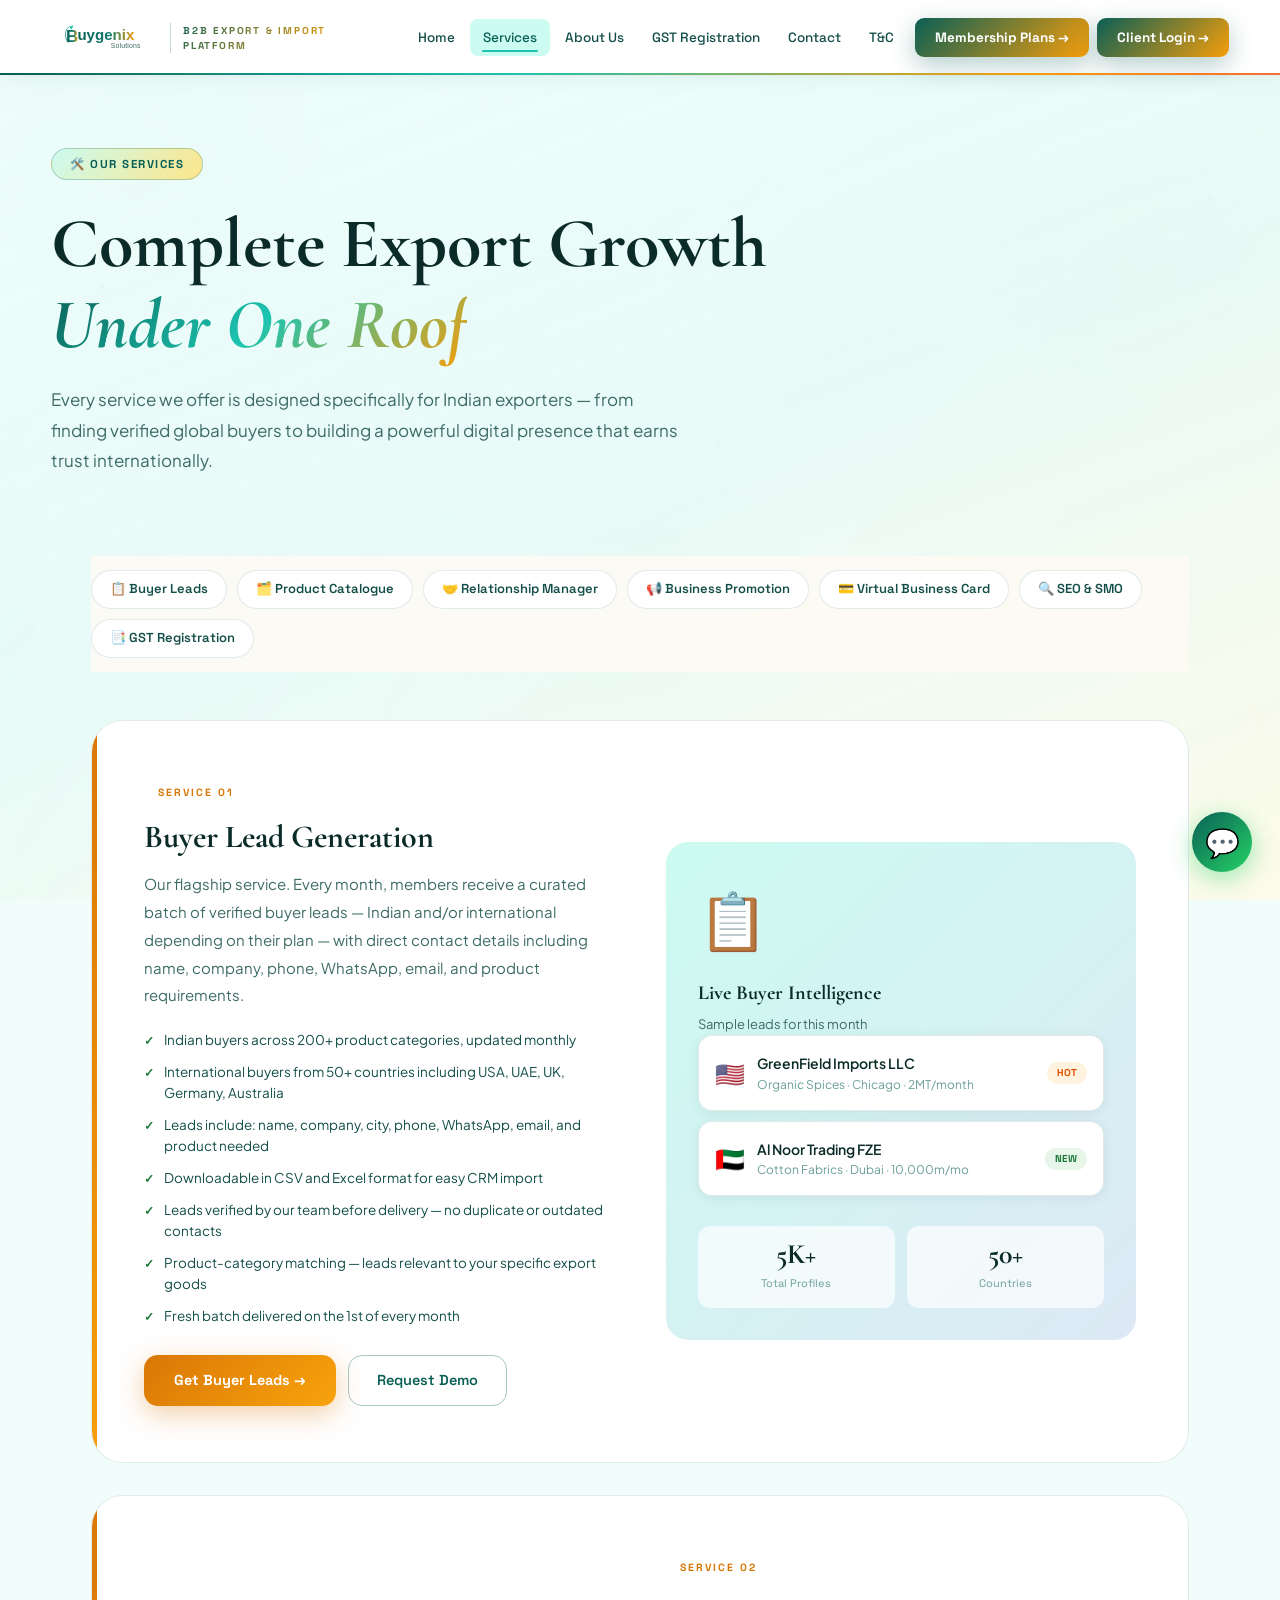
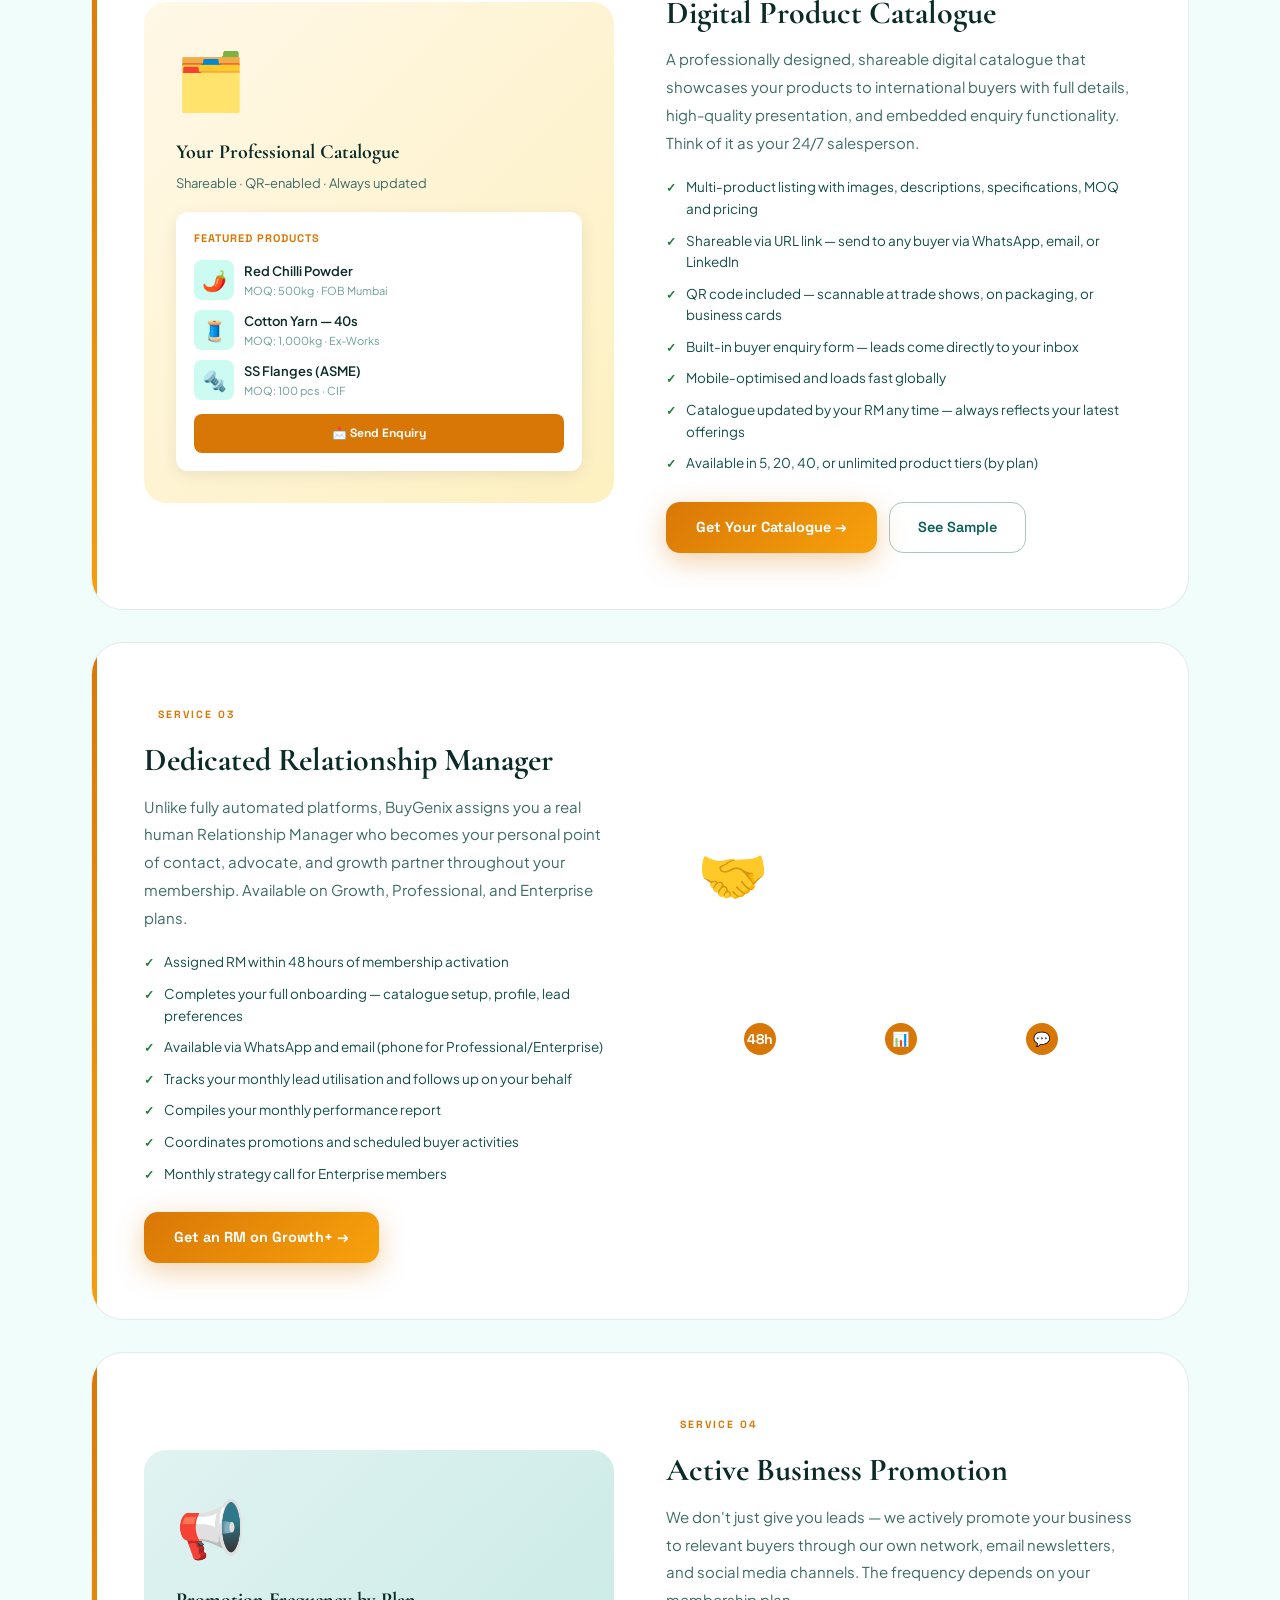
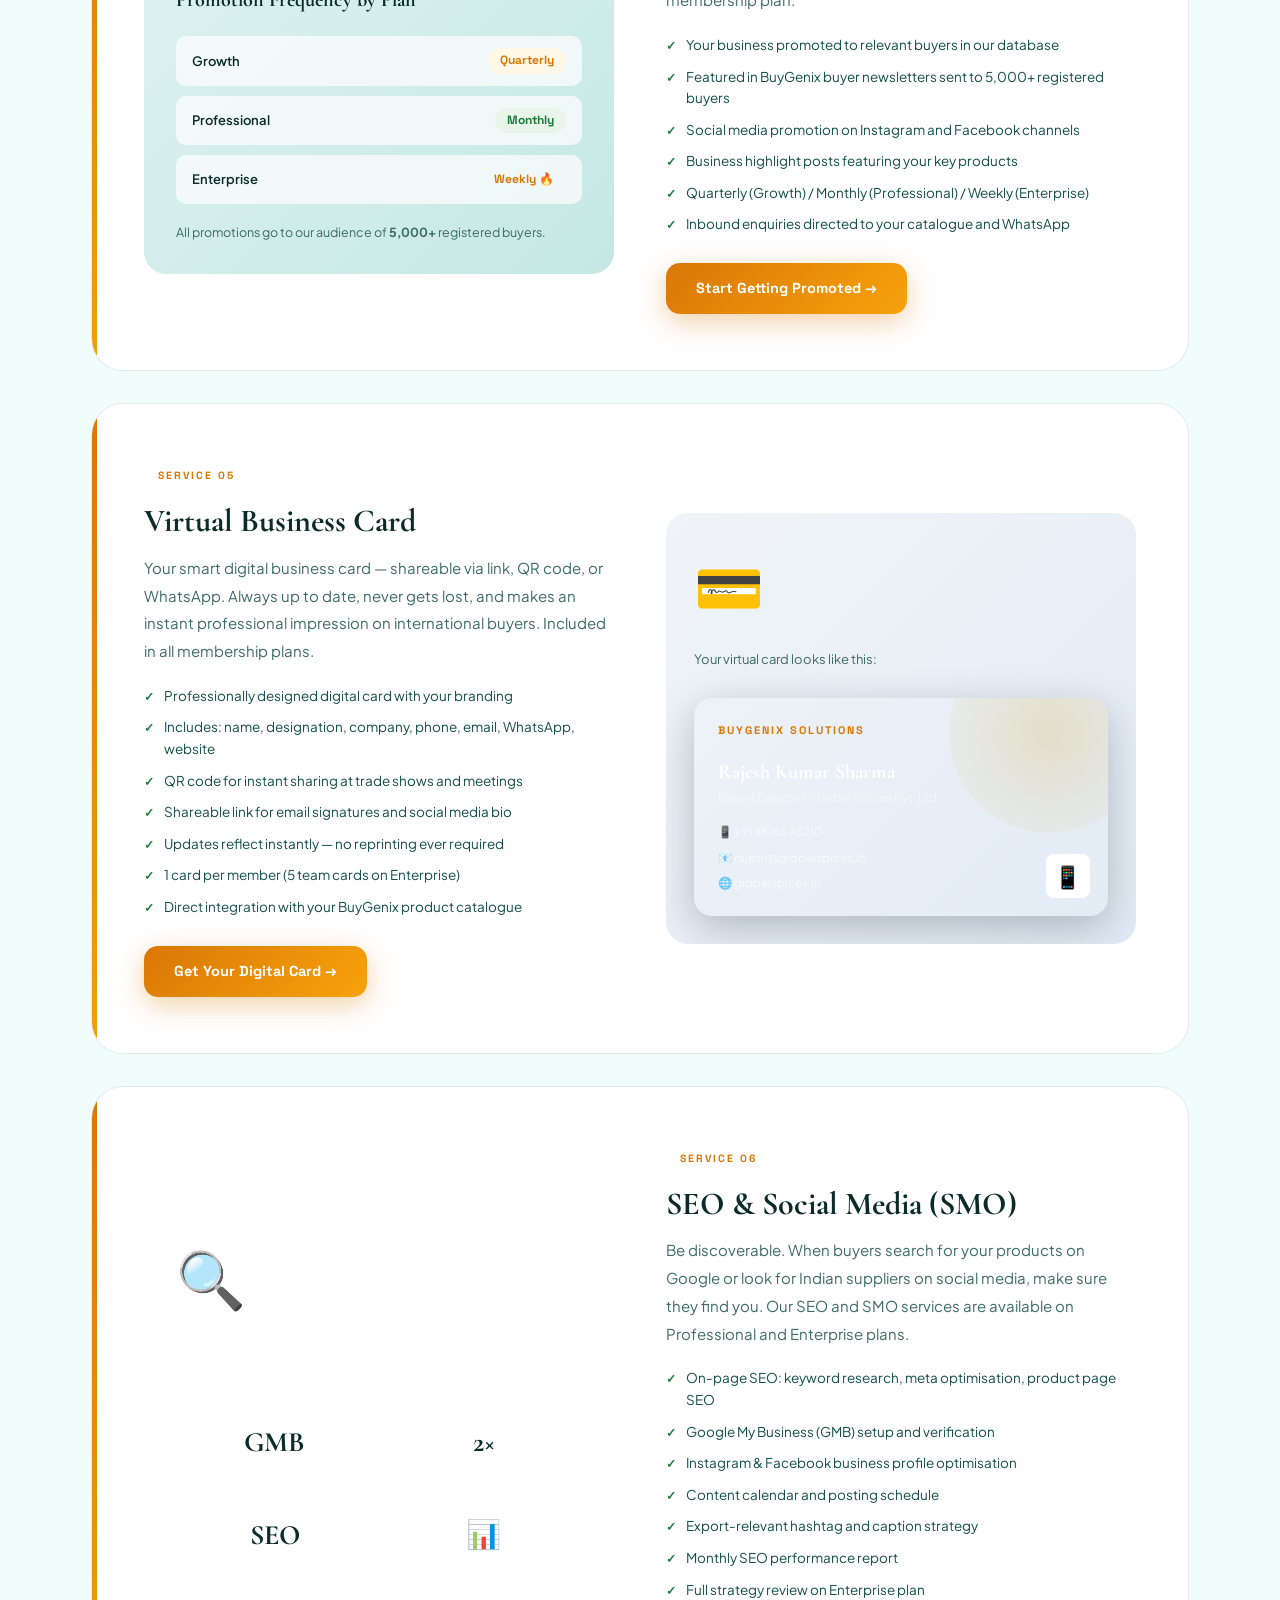
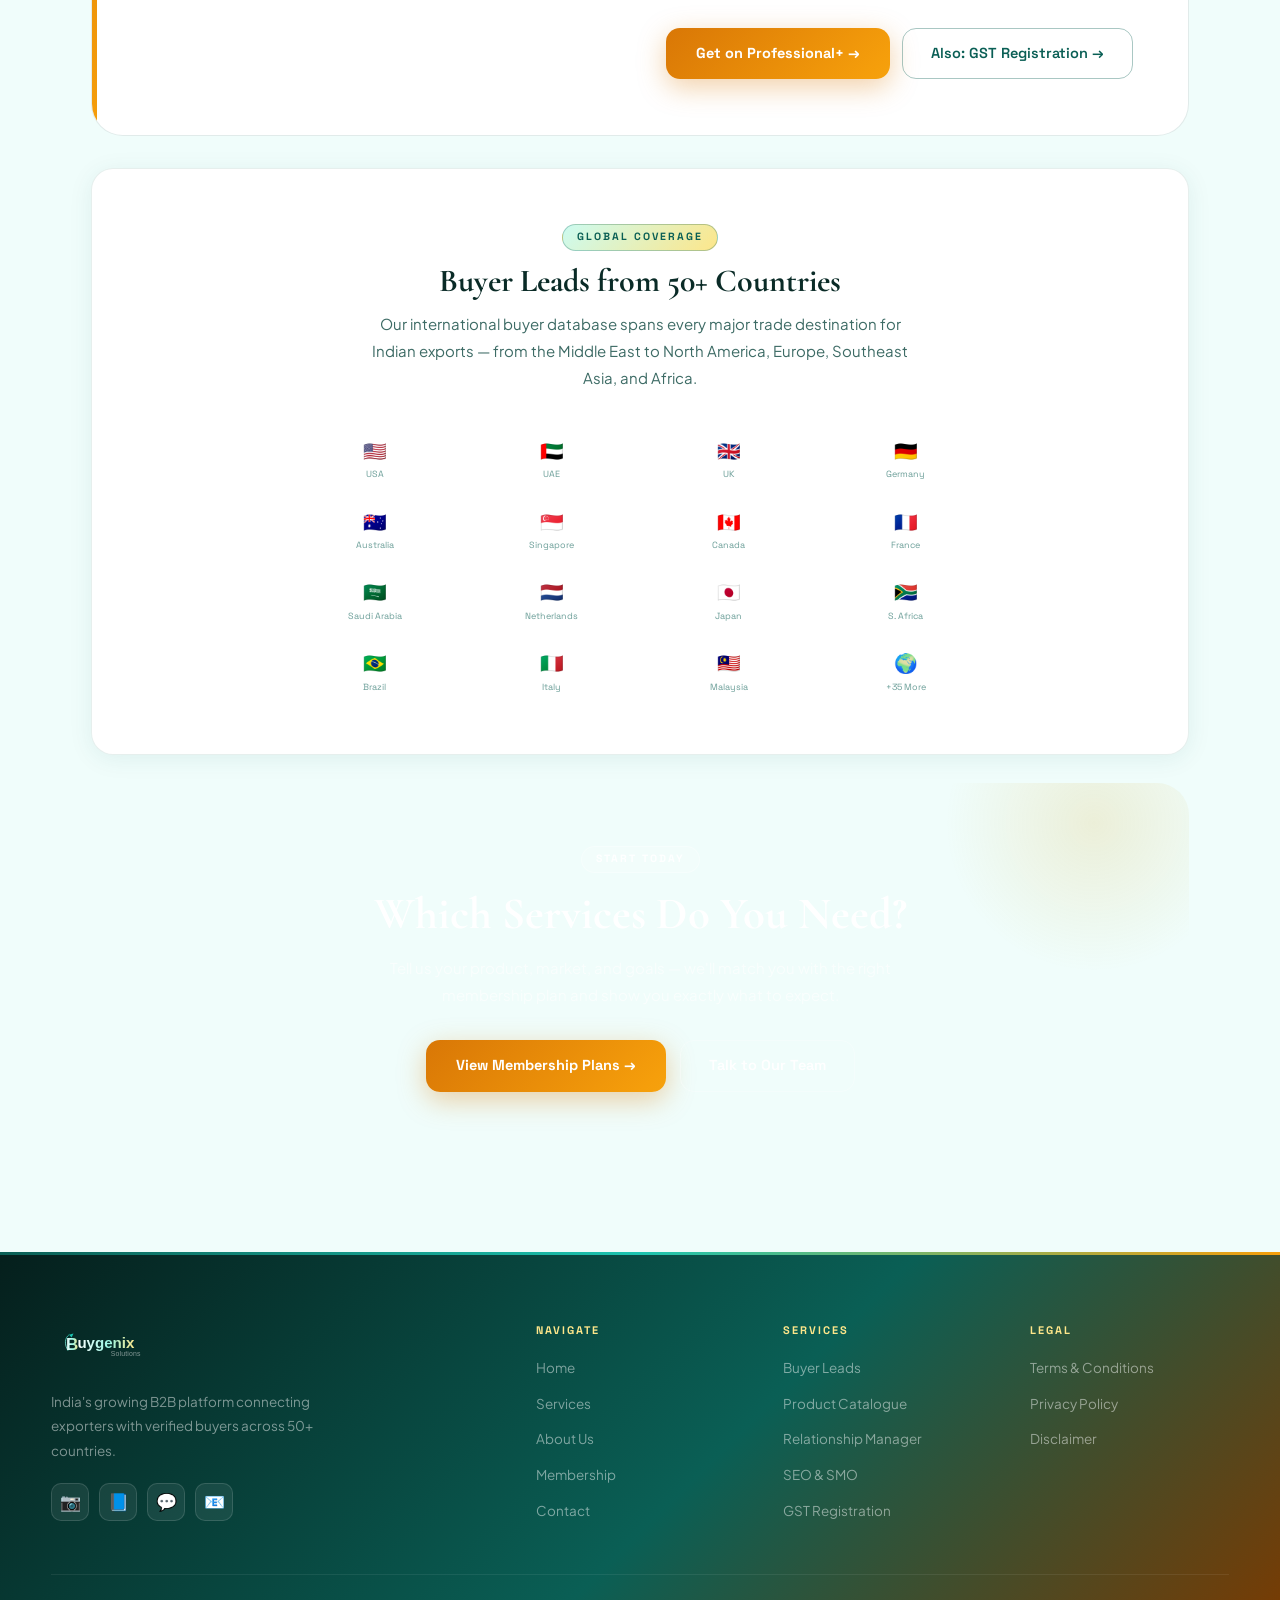
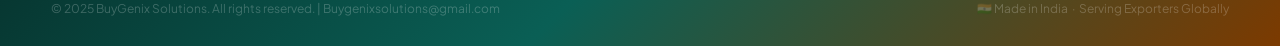
<file: services.html>
<!DOCTYPE html>
<html lang="en">
<head>
<meta charset="UTF-8">
<meta name="viewport" content="width=device-width, initial-scale=1.0">
<title>Services – BuyGenix Solutions</title>
<meta name="description" content="Explore all BuyGenix Solutions services — buyer leads, digital catalogue, relationship manager, SEO, SMO, virtual business card, and GST registration.">
<link rel="preconnect" href="https://fonts.googleapis.com">
<link href="https://fonts.googleapis.com/css2?family=Cormorant+Garamond:ital,wght@0,400;0,500;0,600;0,700;1,400;1,600&family=Plus+Jakarta+Sans:wght@300;400;500;600;700&family=Space+Grotesk:wght@400;500;600;700&display=swap" rel="stylesheet">
<link rel="stylesheet" href="shared.css">
<style>

/* ── SERVICE ANCHOR SECTIONS ── */
.svc-block {
  background: white;
  border: 1px solid var(--border-soft);
  border-radius: var(--radius-xl);
  padding: 56px 52px;
  margin-bottom: 32px;
  overflow: hidden;
  position: relative;
  transition: box-shadow 0.3s;
}
.svc-block:hover { box-shadow: var(--shadow-mid); }
.svc-block::before {
  content: '';
  position: absolute; left: 0; top: 0; bottom: 0; width: 5px;
  background: linear-gradient(180deg, var(--gold), var(--gold-bright));
  border-radius: 5px 0 0 5px;
}
.svc-block-inner {
  display: grid; grid-template-columns: 1fr 1fr;
  gap: 52px; align-items: center;
}
.svc-block-inner.reverse { direction: rtl; }
.svc-block-inner.reverse > * { direction: ltr; }

.svc-block-label {
  display: inline-block;
  background: var(--gold-pale); border: 1px solid var(--border-gold);
  color: var(--gold); padding: 4px 14px; border-radius: 100px;
  font-size: 10.5px; font-weight: 700; letter-spacing: 2px;
  text-transform: uppercase; margin-bottom: 14px;
  font-family: 'Space Grotesk', sans-serif;
}
.svc-block h2 {
  font-size: 32px; color: var(--navy); margin-bottom: 14px;
}
.svc-block-desc {
  font-size: 15px; color: var(--text-mid); line-height: 1.85;
  margin-bottom: 20px;
}
.svc-block-feats {
  list-style: none; display: flex; flex-direction: column; gap: 10px;
  margin-bottom: 28px;
}
.svc-block-feats li {
  display: flex; align-items: flex-start; gap: 10px;
  font-size: 13.5px; color: var(--text-body); line-height: 1.6;
}
.sfi { color: #1D7A3A; font-size: 12px; font-weight: 700; flex-shrink: 0; margin-top: 2px; }

/* Visual card for right side */
.svc-visual {
  background: linear-gradient(135deg, var(--sky), #DDE9F5);
  border-radius: var(--radius-lg);
  padding: 32px;
  position: relative; overflow: hidden;
  min-height: 280px;
  display: flex; flex-direction: column; justify-content: center;
}
.svc-visual.navy {
  background: linear-gradient(135deg, var(--navy), var(--navy-mid));
}
.svc-visual.gold-tint {
  background: linear-gradient(135deg, #FFF8E7, #FDF0C0);
}
.svc-visual.teal {
  background: linear-gradient(135deg, #E0F3F1, #C5E8E4);
}
.svc-visual-icon {
  font-size: 56px; margin-bottom: 18px;
  display: block;
}
.svc-visual h3 { font-size: 20px; color: var(--navy); margin-bottom: 8px; }
.svc-visual.navy h3 { color: white; }
.svc-visual p { font-size: 13px; color: var(--text-mid); line-height: 1.7; }
.svc-visual.navy p { color: rgba(255,255,255,0.6); }

/* mini stat inside visual */
.vis-stats {
  display: grid; grid-template-columns: 1fr 1fr;
  gap: 12px; margin-top: 20px;
}
.vis-stat {
  background: rgba(255,255,255,0.7); border-radius: 12px;
  padding: 14px; text-align: center;
}
.svc-visual.navy .vis-stat { background: rgba(255,255,255,0.08); }
.vis-stat strong {
  display: block; font-size: 28px;
  font-family: 'Cormorant Garamond', serif;
  color: var(--navy); line-height: 1;
}
.svc-visual.navy .vis-stat strong { color: var(--gold-light); }
.vis-stat span { font-size: 11px; color: var(--text-light); font-family: 'Space Grotesk', sans-serif; }
.svc-visual.navy .vis-stat span { color: rgba(255,255,255,0.5); }

/* countries grid */
.countries-grid {
  display: grid; grid-template-columns: repeat(4, 1fr); gap: 8px; margin-top: 18px;
}
.ctry-item {
  background: rgba(255,255,255,0.7); border-radius: 8px;
  padding: 8px; text-align: center;
  font-size: 19px;
}
.ctry-item span { display: block; font-size: 9px; color: var(--text-light); margin-top: 2px; font-family: 'Space Grotesk'; }

/* virtual card mockup */
.vcard-mockup {
  background: linear-gradient(135deg, var(--navy), var(--slate));
  border-radius: 18px; padding: 24px;
  box-shadow: 0 12px 40px rgba(11,25,41,0.25);
  position: relative; overflow: hidden; margin-top: 10px;
}
.vcard-mockup::before {
  content: '';
  position: absolute; top: -30%; right: -10%;
  width: 200px; height: 200px; border-radius: 50%;
  background: radial-gradient(circle, rgba(212,160,23,0.2), transparent);
}
.vcard-logo { font-size: 11px; font-weight: 700; color: var(--gold); letter-spacing: 2px; text-transform: uppercase; margin-bottom: 16px; font-family: 'Space Grotesk'; }
.vcard-name { font-size: 20px; font-weight: 700; color: white; font-family: 'Cormorant Garamond'; }
.vcard-biz { font-size: 12px; color: rgba(255,255,255,0.55); margin-bottom: 16px; }
.vcard-details { display: flex; flex-direction: column; gap: 7px; }
.vcard-details span { font-size: 11.5px; color: rgba(255,255,255,0.7); }
.vcard-qr {
  position: absolute; bottom: 18px; right: 18px;
  width: 44px; height: 44px; background: white;
  border-radius: 8px; display: flex; align-items: center;
  justify-content: center; font-size: 22px;
}

/* lead preview card */
.lead-preview-card {
  background: white; border-radius: 14px;
  padding: 16px; margin-bottom: 10px;
  box-shadow: 0 2px 12px rgba(11,25,41,0.07);
  border: 1px solid var(--border-soft);
  display: flex; align-items: center; gap: 12px;
}
.lpc-flag { font-size: 24px; }
.lpc-info { flex: 1; }
.lpc-name { font-size: 14px; font-weight: 600; color: var(--navy); }
.lpc-detail { font-size: 12px; color: var(--text-light); }
.lpc-tag {
  font-size: 10px; font-weight: 700; padding: 3px 10px;
  border-radius: 100px; font-family: 'Space Grotesk';
}

/* services nav pills */
.svc-nav {
  display: flex; flex-wrap: wrap; gap: 10px;
  margin-bottom: 48px; position: sticky;
  top: 76px; z-index: 10; padding: 14px 0;
  background: rgba(253,250,243,0.92);
  backdrop-filter: blur(12px);
}
.svc-nav a {
  padding: 8px 18px; border-radius: 100px;
  font-size: 13px; font-weight: 600; color: var(--text-body);
  background: white; border: 1.5px solid var(--border-soft);
  font-family: 'Space Grotesk', sans-serif;
  transition: all 0.2s; white-space: nowrap;
}
.svc-nav a:hover, .svc-nav a.active {
  background: var(--gold-pale); border-color: var(--border-gold);
  color: var(--gold);
}

/* process strip */
.process-mini {
  display: grid; grid-template-columns: repeat(3, 1fr);
  gap: 16px; margin-top: 20px;
}
.pm-item {
  background: rgba(255,255,255,0.7); border-radius: 12px;
  padding: 16px; text-align: center;
}
.pm-num {
  width: 32px; height: 32px; border-radius: 50%;
  background: var(--gold); color: white;
  font-weight: 700; font-size: 14px; margin: 0 auto 10px;
  display: flex; align-items: center; justify-content: center;
  font-family: 'Space Grotesk';
}
.pm-item p { font-size: 11.5px; color: var(--text-body); line-height: 1.6; }

@media (max-width: 900px) {
  .svc-block { padding: 32px 24px; }
  .svc-block-inner, .svc-block-inner.reverse { grid-template-columns: 1fr; direction: ltr; }
  .svc-visual { min-height: auto; }
  .process-mini { grid-template-columns: 1fr; }
  .countries-grid { grid-template-columns: repeat(4, 1fr); }
}
</style>
</head>
<body>

<canvas id="bg-canvas"></canvas>
<div class="page-overlay"></div>
<a href="https://wa.me/919818187246" class="wa-float">💬</a>

<nav>
  <div class="logo">
    <div class="logo-svg-wrap"></div>
    <span class="logo-tagline">B2B Export &amp; Import<br>Platform</span>
  </div>
  <div class="nav-links">
    <a href="index.html">Home</a>
    <a href="services.html" class="active">Services</a>
    <a href="about.html">About Us</a>
    <a href="gst.html">GST Registration</a>
    <a href="contact.html">Contact</a>
    <a href="terms.html">T&amp;C</a>
    <a href="membership.html" class="nav-cta">Membership Plans →</a><a href="login.html" class="nav-cta" style="background:var(--gold);color:white;margin-left:6px">Client Login →</a>
  </div>
  <div class="nav-burger"><span></span><span></span><span></span></div>
</nav>
<div class="mobile-nav-overlay">
  <a href="index.html">Home</a><a href="services.html">Services</a>
  <a href="about.html">About Us</a><a href="gst.html">GST Registration</a>
  <a href="contact.html">Contact</a><a href="terms.html">T&amp;C</a>
  <a href="membership.html" class="nav-cta">Membership Plans →</a><a href="login.html" class="nav-cta" style="background:var(--gold);color:white;margin-left:6px">Client Login →</a>
</div>

<div class="page-hero">
  <div class="hero-badge reveal">🛠️ Our Services</div>
  <h1 class="reveal">Complete Export Growth<br><span class="accent">Under One Roof</span></h1>
  <p class="reveal">Every service we offer is designed specifically for Indian exporters — from finding verified global buyers to building a powerful digital presence that earns trust internationally.</p>
</div>

<div class="content-wrap">

  <!-- SERVICE NAV PILLS -->
  <div class="svc-nav reveal">
    <a href="#leads">📋 Buyer Leads</a>
    <a href="#catalogue">🗂️ Product Catalogue</a>
    <a href="#rm">🤝 Relationship Manager</a>
    <a href="#promotion">📢 Business Promotion</a>
    <a href="#bizcard">💳 Virtual Business Card</a>
    <a href="#seo">🔍 SEO &amp; SMO</a>
    <a href="gst.html">📑 GST Registration</a>
  </div>

  <!-- 1. BUYER LEADS -->
  <div class="svc-block reveal" id="leads">
    <div class="svc-block-inner">
      <div>
        <span class="svc-block-label">Service 01</span>
        <h2>Buyer Lead Generation</h2>
        <p class="svc-block-desc">Our flagship service. Every month, members receive a curated batch of verified buyer leads — Indian and/or international depending on their plan — with direct contact details including name, company, phone, WhatsApp, email, and product requirements.</p>
        <ul class="svc-block-feats">
          <li><span class="sfi">✓</span> Indian buyers across 200+ product categories, updated monthly</li>
          <li><span class="sfi">✓</span> International buyers from 50+ countries including USA, UAE, UK, Germany, Australia</li>
          <li><span class="sfi">✓</span> Leads include: name, company, city, phone, WhatsApp, email, and product needed</li>
          <li><span class="sfi">✓</span> Downloadable in CSV and Excel format for easy CRM import</li>
          <li><span class="sfi">✓</span> Leads verified by our team before delivery — no duplicate or outdated contacts</li>
          <li><span class="sfi">✓</span> Product-category matching — leads relevant to your specific export goods</li>
          <li><span class="sfi">✓</span> Fresh batch delivered on the 1st of every month</li>
        </ul>
        <div style="display:flex;gap:12px;flex-wrap:wrap;">
          <a href="membership.html" class="btn-gold">Get Buyer Leads →</a>
          <a href="contact.html" class="btn-outline">Request Demo</a>
        </div>
      </div>
      <div>
        <div class="svc-visual">
          <span class="svc-visual-icon">📋</span>
          <h3>Live Buyer Intelligence</h3>
          <p>Sample leads for this month</p>
          <div class="lead-preview-card">
            <span class="lpc-flag">🇺🇸</span>
            <div class="lpc-info">
              <div class="lpc-name">GreenField Imports LLC</div>
              <div class="lpc-detail">Organic Spices · Chicago · 2MT/month</div>
            </div>
            <span class="lpc-tag" style="background:#FFF3E0;color:#E65100;">HOT</span>
          </div>
          <div class="lead-preview-card">
            <span class="lpc-flag">🇦🇪</span>
            <div class="lpc-info">
              <div class="lpc-name">Al Noor Trading FZE</div>
              <div class="lpc-detail">Cotton Fabrics · Dubai · 10,000m/mo</div>
            </div>
            <span class="lpc-tag" style="background:#E8F5E9;color:#1D7A3A;">NEW</span>
          </div>
          <div class="vis-stats">
            <div class="vis-stat"><strong>5K+</strong><span>Total Profiles</span></div>
            <div class="vis-stat"><strong>50+</strong><span>Countries</span></div>
          </div>
        </div>
      </div>
    </div>
  </div>

  <!-- 2. DIGITAL CATALOGUE -->
  <div class="svc-block reveal" id="catalogue">
    <div class="svc-block-inner reverse">
      <div>
        <span class="svc-block-label">Service 02</span>
        <h2>Digital Product Catalogue</h2>
        <p class="svc-block-desc">A professionally designed, shareable digital catalogue that showcases your products to international buyers with full details, high-quality presentation, and embedded enquiry functionality. Think of it as your 24/7 salesperson.</p>
        <ul class="svc-block-feats">
          <li><span class="sfi">✓</span> Multi-product listing with images, descriptions, specifications, MOQ and pricing</li>
          <li><span class="sfi">✓</span> Shareable via URL link — send to any buyer via WhatsApp, email, or LinkedIn</li>
          <li><span class="sfi">✓</span> QR code included — scannable at trade shows, on packaging, or business cards</li>
          <li><span class="sfi">✓</span> Built-in buyer enquiry form — leads come directly to your inbox</li>
          <li><span class="sfi">✓</span> Mobile-optimised and loads fast globally</li>
          <li><span class="sfi">✓</span> Catalogue updated by your RM any time — always reflects your latest offerings</li>
          <li><span class="sfi">✓</span> Available in 5, 20, 40, or unlimited product tiers (by plan)</li>
        </ul>
        <div style="display:flex;gap:12px;flex-wrap:wrap;">
          <a href="membership.html" class="btn-gold">Get Your Catalogue →</a>
          <a href="contact.html" class="btn-outline">See Sample</a>
        </div>
      </div>
      <div>
        <div class="svc-visual gold-tint">
          <span class="svc-visual-icon">🗂️</span>
          <h3 style="color:var(--navy);">Your Professional Catalogue</h3>
          <p style="color:var(--text-mid);">Shareable · QR-enabled · Always updated</p>
          <div style="background:white;border-radius:12px;padding:18px;margin-top:18px;box-shadow:0 4px 16px rgba(11,25,41,0.08);">
            <div style="font-size:11px;font-weight:700;letter-spacing:1px;color:var(--gold);font-family:'Space Grotesk';margin-bottom:12px;">FEATURED PRODUCTS</div>
            <div style="display:flex;flex-direction:column;gap:10px;">
              <div style="display:flex;gap:10px;align-items:center;">
                <div style="width:40px;height:40px;background:var(--sky);border-radius:8px;font-size:20px;display:flex;align-items:center;justify-content:center;">🌶️</div>
                <div><div style="font-size:13px;font-weight:600;color:var(--navy);">Red Chilli Powder</div><div style="font-size:11px;color:var(--text-light);">MOQ: 500kg · FOB Mumbai</div></div>
              </div>
              <div style="display:flex;gap:10px;align-items:center;">
                <div style="width:40px;height:40px;background:var(--sky);border-radius:8px;font-size:20px;display:flex;align-items:center;justify-content:center;">🧵</div>
                <div><div style="font-size:13px;font-weight:600;color:var(--navy);">Cotton Yarn — 40s</div><div style="font-size:11px;color:var(--text-light);">MOQ: 1,000kg · Ex-Works</div></div>
              </div>
              <div style="display:flex;gap:10px;align-items:center;">
                <div style="width:40px;height:40px;background:var(--sky);border-radius:8px;font-size:20px;display:flex;align-items:center;justify-content:center;">🔩</div>
                <div><div style="font-size:13px;font-weight:600;color:var(--navy);">SS Flanges (ASME)</div><div style="font-size:11px;color:var(--text-light);">MOQ: 100 pcs · CIF</div></div>
              </div>
            </div>
            <div style="margin-top:14px;background:var(--gold);color:white;text-align:center;padding:10px;border-radius:8px;font-size:12px;font-weight:700;font-family:'Space Grotesk';">📩 Send Enquiry</div>
          </div>
        </div>
      </div>
    </div>
  </div>

  <!-- 3. RELATIONSHIP MANAGER -->
  <div class="svc-block reveal" id="rm">
    <div class="svc-block-inner">
      <div>
        <span class="svc-block-label">Service 03</span>
        <h2>Dedicated Relationship Manager</h2>
        <p class="svc-block-desc">Unlike fully automated platforms, BuyGenix assigns you a real human Relationship Manager who becomes your personal point of contact, advocate, and growth partner throughout your membership. Available on Growth, Professional, and Enterprise plans.</p>
        <ul class="svc-block-feats">
          <li><span class="sfi">✓</span> Assigned RM within 48 hours of membership activation</li>
          <li><span class="sfi">✓</span> Completes your full onboarding — catalogue setup, profile, lead preferences</li>
          <li><span class="sfi">✓</span> Available via WhatsApp and email (phone for Professional/Enterprise)</li>
          <li><span class="sfi">✓</span> Tracks your monthly lead utilisation and follows up on your behalf</li>
          <li><span class="sfi">✓</span> Compiles your monthly performance report</li>
          <li><span class="sfi">✓</span> Coordinates promotions and scheduled buyer activities</li>
          <li><span class="sfi">✓</span> Monthly strategy call for Enterprise members</li>
        </ul>
        <div style="display:flex;gap:12px;flex-wrap:wrap;">
          <a href="membership.html" class="btn-gold">Get an RM on Growth+ →</a>
        </div>
      </div>
      <div>
        <div class="svc-visual navy">
          <span class="svc-visual-icon">🤝</span>
          <h3>Your Personal Growth Partner</h3>
          <p>A real human — not a chatbot — dedicated to your export success</p>
          <div class="process-mini" style="margin-top:20px;">
            <div class="pm-item" style="background:rgba(255,255,255,0.08);">
              <div class="pm-num">48h</div>
              <p style="color:rgba(255,255,255,0.6);">Onboarding after activation</p>
            </div>
            <div class="pm-item" style="background:rgba(255,255,255,0.08);">
              <div class="pm-num">📊</div>
              <p style="color:rgba(255,255,255,0.6);">Monthly performance reports</p>
            </div>
            <div class="pm-item" style="background:rgba(255,255,255,0.08);">
              <div class="pm-num">💬</div>
              <p style="color:rgba(255,255,255,0.6);">WhatsApp &amp; email support</p>
            </div>
          </div>
        </div>
      </div>
    </div>
  </div>

  <!-- 4. BUSINESS PROMOTION -->
  <div class="svc-block reveal" id="promotion">
    <div class="svc-block-inner reverse">
      <div>
        <span class="svc-block-label">Service 04</span>
        <h2>Active Business Promotion</h2>
        <p class="svc-block-desc">We don't just give you leads — we actively promote your business to relevant buyers through our own network, email newsletters, and social media channels. The frequency depends on your membership plan.</p>
        <ul class="svc-block-feats">
          <li><span class="sfi">✓</span> Your business promoted to relevant buyers in our database</li>
          <li><span class="sfi">✓</span> Featured in BuyGenix buyer newsletters sent to 5,000+ registered buyers</li>
          <li><span class="sfi">✓</span> Social media promotion on Instagram and Facebook channels</li>
          <li><span class="sfi">✓</span> Business highlight posts featuring your key products</li>
          <li><span class="sfi">✓</span> Quarterly (Growth) / Monthly (Professional) / Weekly (Enterprise)</li>
          <li><span class="sfi">✓</span> Inbound enquiries directed to your catalogue and WhatsApp</li>
        </ul>
        <div style="display:flex;gap:12px;flex-wrap:wrap;">
          <a href="membership.html" class="btn-gold">Start Getting Promoted →</a>
        </div>
      </div>
      <div>
        <div class="svc-visual teal">
          <span class="svc-visual-icon">📢</span>
          <h3 style="color:var(--navy);">Promotion Frequency by Plan</h3>
          <div style="display:flex;flex-direction:column;gap:10px;margin-top:16px;">
            <div style="background:rgba(255,255,255,0.7);border-radius:10px;padding:12px 16px;display:flex;justify-content:space-between;align-items:center;">
              <span style="font-size:13px;font-weight:600;color:var(--navy);">Growth</span>
              <span style="font-size:12px;background:#FFF8E7;color:var(--gold);padding:3px 12px;border-radius:100px;font-family:'Space Grotesk';font-weight:700;">Quarterly</span>
            </div>
            <div style="background:rgba(255,255,255,0.7);border-radius:10px;padding:12px 16px;display:flex;justify-content:space-between;align-items:center;">
              <span style="font-size:13px;font-weight:600;color:var(--navy);">Professional</span>
              <span style="font-size:12px;background:#E8F5E9;color:#1D7A3A;padding:3px 12px;border-radius:100px;font-family:'Space Grotesk';font-weight:700;">Monthly</span>
            </div>
            <div style="background:rgba(255,255,255,0.7);border-radius:10px;padding:12px 16px;display:flex;justify-content:space-between;align-items:center;">
              <span style="font-size:13px;font-weight:600;color:var(--navy);">Enterprise</span>
              <span style="font-size:12px;background:var(--gold-pale);color:var(--gold);padding:3px 12px;border-radius:100px;font-family:'Space Grotesk';font-weight:700;">Weekly 🔥</span>
            </div>
          </div>
          <div style="margin-top:18px;font-size:12.5px;color:var(--text-mid);">All promotions go to our audience of <strong>5,000+</strong> registered buyers.</div>
        </div>
      </div>
    </div>
  </div>

  <!-- 5. VIRTUAL BUSINESS CARD -->
  <div class="svc-block reveal" id="bizcard">
    <div class="svc-block-inner">
      <div>
        <span class="svc-block-label">Service 05</span>
        <h2>Virtual Business Card</h2>
        <p class="svc-block-desc">Your smart digital business card — shareable via link, QR code, or WhatsApp. Always up to date, never gets lost, and makes an instant professional impression on international buyers. Included in all membership plans.</p>
        <ul class="svc-block-feats">
          <li><span class="sfi">✓</span> Professionally designed digital card with your branding</li>
          <li><span class="sfi">✓</span> Includes: name, designation, company, phone, email, WhatsApp, website</li>
          <li><span class="sfi">✓</span> QR code for instant sharing at trade shows and meetings</li>
          <li><span class="sfi">✓</span> Shareable link for email signatures and social media bio</li>
          <li><span class="sfi">✓</span> Updates reflect instantly — no reprinting ever required</li>
          <li><span class="sfi">✓</span> 1 card per member (5 team cards on Enterprise)</li>
          <li><span class="sfi">✓</span> Direct integration with your BuyGenix product catalogue</li>
        </ul>
        <div style="display:flex;gap:12px;flex-wrap:wrap;">
          <a href="membership.html" class="btn-gold">Get Your Digital Card →</a>
        </div>
      </div>
      <div>
        <div class="svc-visual" style="background:linear-gradient(135deg,#F0F4F8,#E2EBF5);padding:28px;">
          <span class="svc-visual-icon">💳</span>
          <p style="color:var(--text-mid);font-size:13px;margin-bottom:18px;">Your virtual card looks like this:</p>
          <div class="vcard-mockup">
            <div class="vcard-logo">BuyGenix Solutions</div>
            <div class="vcard-name">Rajesh Kumar Sharma</div>
            <div class="vcard-biz">Export Director · Global Spices Pvt. Ltd.</div>
            <div class="vcard-details">
              <span>📱 +91 98765 43210</span>
              <span>📧 rajesh@globalspices.in</span>
              <span>🌐 globalspices.in</span>
            </div>
            <div class="vcard-qr">📱</div>
          </div>
        </div>
      </div>
    </div>
  </div>

  <!-- 6. SEO & SMO -->
  <div class="svc-block reveal" id="seo">
    <div class="svc-block-inner reverse">
      <div>
        <span class="svc-block-label">Service 06</span>
        <h2>SEO &amp; Social Media (SMO)</h2>
        <p class="svc-block-desc">Be discoverable. When buyers search for your products on Google or look for Indian suppliers on social media, make sure they find you. Our SEO and SMO services are available on Professional and Enterprise plans.</p>
        <ul class="svc-block-feats">
          <li><span class="sfi">✓</span> On-page SEO: keyword research, meta optimisation, product page SEO</li>
          <li><span class="sfi">✓</span> Google My Business (GMB) setup and verification</li>
          <li><span class="sfi">✓</span> Instagram &amp; Facebook business profile optimisation</li>
          <li><span class="sfi">✓</span> Content calendar and posting schedule</li>
          <li><span class="sfi">✓</span> Export-relevant hashtag and caption strategy</li>
          <li><span class="sfi">✓</span> Monthly SEO performance report</li>
          <li><span class="sfi">✓</span> Full strategy review on Enterprise plan</li>
        </ul>
        <div style="display:flex;gap:12px;flex-wrap:wrap;">
          <a href="membership.html" class="btn-gold">Get on Professional+ →</a>
          <a href="gst.html" class="btn-outline">Also: GST Registration →</a>
        </div>
      </div>
      <div>
        <div class="svc-visual navy">
          <span class="svc-visual-icon">🔍</span>
          <h3>Be Found. Be Trusted.</h3>
          <p>SEO + Social media combined to drive inbound enquiries</p>
          <div class="vis-stats" style="margin-top:20px;">
            <div class="vis-stat"><strong>GMB</strong><span>Setup Included</span></div>
            <div class="vis-stat"><strong>2×</strong><span>Social Platforms</span></div>
            <div class="vis-stat"><strong>SEO</strong><span>On-Page Done</span></div>
            <div class="vis-stat"><strong>📊</strong><span>Monthly Reports</span></div>
          </div>
        </div>
      </div>
    </div>
  </div>

  <!-- COUNTRIES COVERAGE -->
  <div class="card-glass reveal" style="text-align:center;padding:52px 40px;background:white;">
    <div class="section-label" style="margin-bottom:12px;">Global Coverage</div>
    <h2 style="font-size:32px;color:var(--navy);margin-bottom:10px;">Buyer Leads from 50+ Countries</h2>
    <p style="font-size:15px;color:var(--text-mid);max-width:560px;margin:0 auto 36px;line-height:1.8;">Our international buyer database spans every major trade destination for Indian exports — from the Middle East to North America, Europe, Southeast Asia, and Africa.</p>
    <div class="countries-grid" style="max-width:700px;margin:0 auto;">
      <div class="ctry-item">🇺🇸<span>USA</span></div>
      <div class="ctry-item">🇦🇪<span>UAE</span></div>
      <div class="ctry-item">🇬🇧<span>UK</span></div>
      <div class="ctry-item">🇩🇪<span>Germany</span></div>
      <div class="ctry-item">🇦🇺<span>Australia</span></div>
      <div class="ctry-item">🇸🇬<span>Singapore</span></div>
      <div class="ctry-item">🇨🇦<span>Canada</span></div>
      <div class="ctry-item">🇫🇷<span>France</span></div>
      <div class="ctry-item">🇸🇦<span>Saudi Arabia</span></div>
      <div class="ctry-item">🇳🇱<span>Netherlands</span></div>
      <div class="ctry-item">🇯🇵<span>Japan</span></div>
      <div class="ctry-item">🇿🇦<span>S. Africa</span></div>
      <div class="ctry-item">🇧🇷<span>Brazil</span></div>
      <div class="ctry-item">🇮🇹<span>Italy</span></div>
      <div class="ctry-item">🇲🇾<span>Malaysia</span></div>
      <div class="ctry-item">🌍<span>+35 More</span></div>
    </div>
  </div>

  <!-- FINAL CTA -->
  <div style="background:linear-gradient(135deg,var(--navy),var(--navy-mid));border-radius:var(--radius-xl);padding:60px;text-align:center;margin-top:12px;position:relative;overflow:hidden;" class="reveal">
    <div style="position:absolute;top:-30%;right:-5%;width:300px;height:300px;border-radius:50%;background:radial-gradient(circle,rgba(212,160,23,0.15),transparent 70%);pointer-events:none;"></div>
    <div class="section-label dark" style="margin-bottom:16px;">Start Today</div>
    <h2 style="font-size:clamp(28px,3.5vw,46px);color:white;margin-bottom:14px;">Which Services Do You Need?</h2>
    <p style="font-size:15px;color:rgba(255,255,255,0.6);margin-bottom:32px;max-width:520px;margin-left:auto;margin-right:auto;line-height:1.8;">Tell us your product, market, and goals — we'll match you with the right membership plan and show you exactly what to expect.</p>
    <div style="display:flex;gap:14px;justify-content:center;flex-wrap:wrap;">
      <a href="membership.html" class="btn-gold">View Membership Plans →</a>
      <a href="contact.html" class="btn-outline" style="border-color:rgba(255,255,255,0.3);color:white;">Talk to Our Team</a>
    </div>
  </div>

</div>

<footer>
  <div class="footer-grid">
    <div class="footer-brand">
      <div class="logo-svg-wrap-footer"></div>
      <p>India's growing B2B platform connecting exporters with verified buyers across 50+ countries.</p>
      <div class="footer-social">
        <a href="https://instagram.com/buygenixsolutions" target="_blank">📷</a>
        <a href="https://facebook.com/buygenixsolutions" target="_blank">📘</a>
        <a href="https://wa.me/919818187246">💬</a>
        <a href="mailto:Buygenixsolutions@gmail.com">📧</a>
      </div>
    </div>
    <div class="footer-col"><h4>Navigate</h4><ul>
      <li><a href="index.html">Home</a></li><li><a href="services.html">Services</a></li>
      <li><a href="about.html">About Us</a></li><li><a href="membership.html">Membership</a></li>
      <li><a href="contact.html">Contact</a></li>
    </ul></div>
    <div class="footer-col"><h4>Services</h4><ul>
      <li><a href="#leads">Buyer Leads</a></li>
      <li><a href="#catalogue">Product Catalogue</a></li>
      <li><a href="#rm">Relationship Manager</a></li>
      <li><a href="#seo">SEO &amp; SMO</a></li>
      <li><a href="gst.html">GST Registration</a></li>
    </ul></div>
    <div class="footer-col"><h4>Legal</h4><ul>
      <li><a href="terms.html">Terms &amp; Conditions</a></li>
      <li><a href="privacy.html">Privacy Policy</a></li>
      <li><a href="terms.html">Disclaimer</a></li>
    </ul></div>
  </div>
  <div class="footer-bottom">
    <p>© 2025 BuyGenix Solutions. All rights reserved. | Buygenixsolutions@gmail.com</p>
    <p>🇮🇳 Made in India &nbsp;·&nbsp; Serving Exporters Globally</p>
  </div>
</footer>

<script src="shared.js"></script>
<script>
// Highlight active nav pill based on scroll
const sections = ['leads','catalogue','rm','promotion','bizcard','seo'];
const pills = document.querySelectorAll('.svc-nav a');
window.addEventListener('scroll', () => {
  let current = '';
  sections.forEach(id => {
    const el = document.getElementById(id);
    if (el && el.getBoundingClientRect().top < 200) current = id;
  });
  pills.forEach(a => {
    a.classList.toggle('active', a.getAttribute('href') === '#' + current);
  });
});
</script>
</body>
</html>
</file>
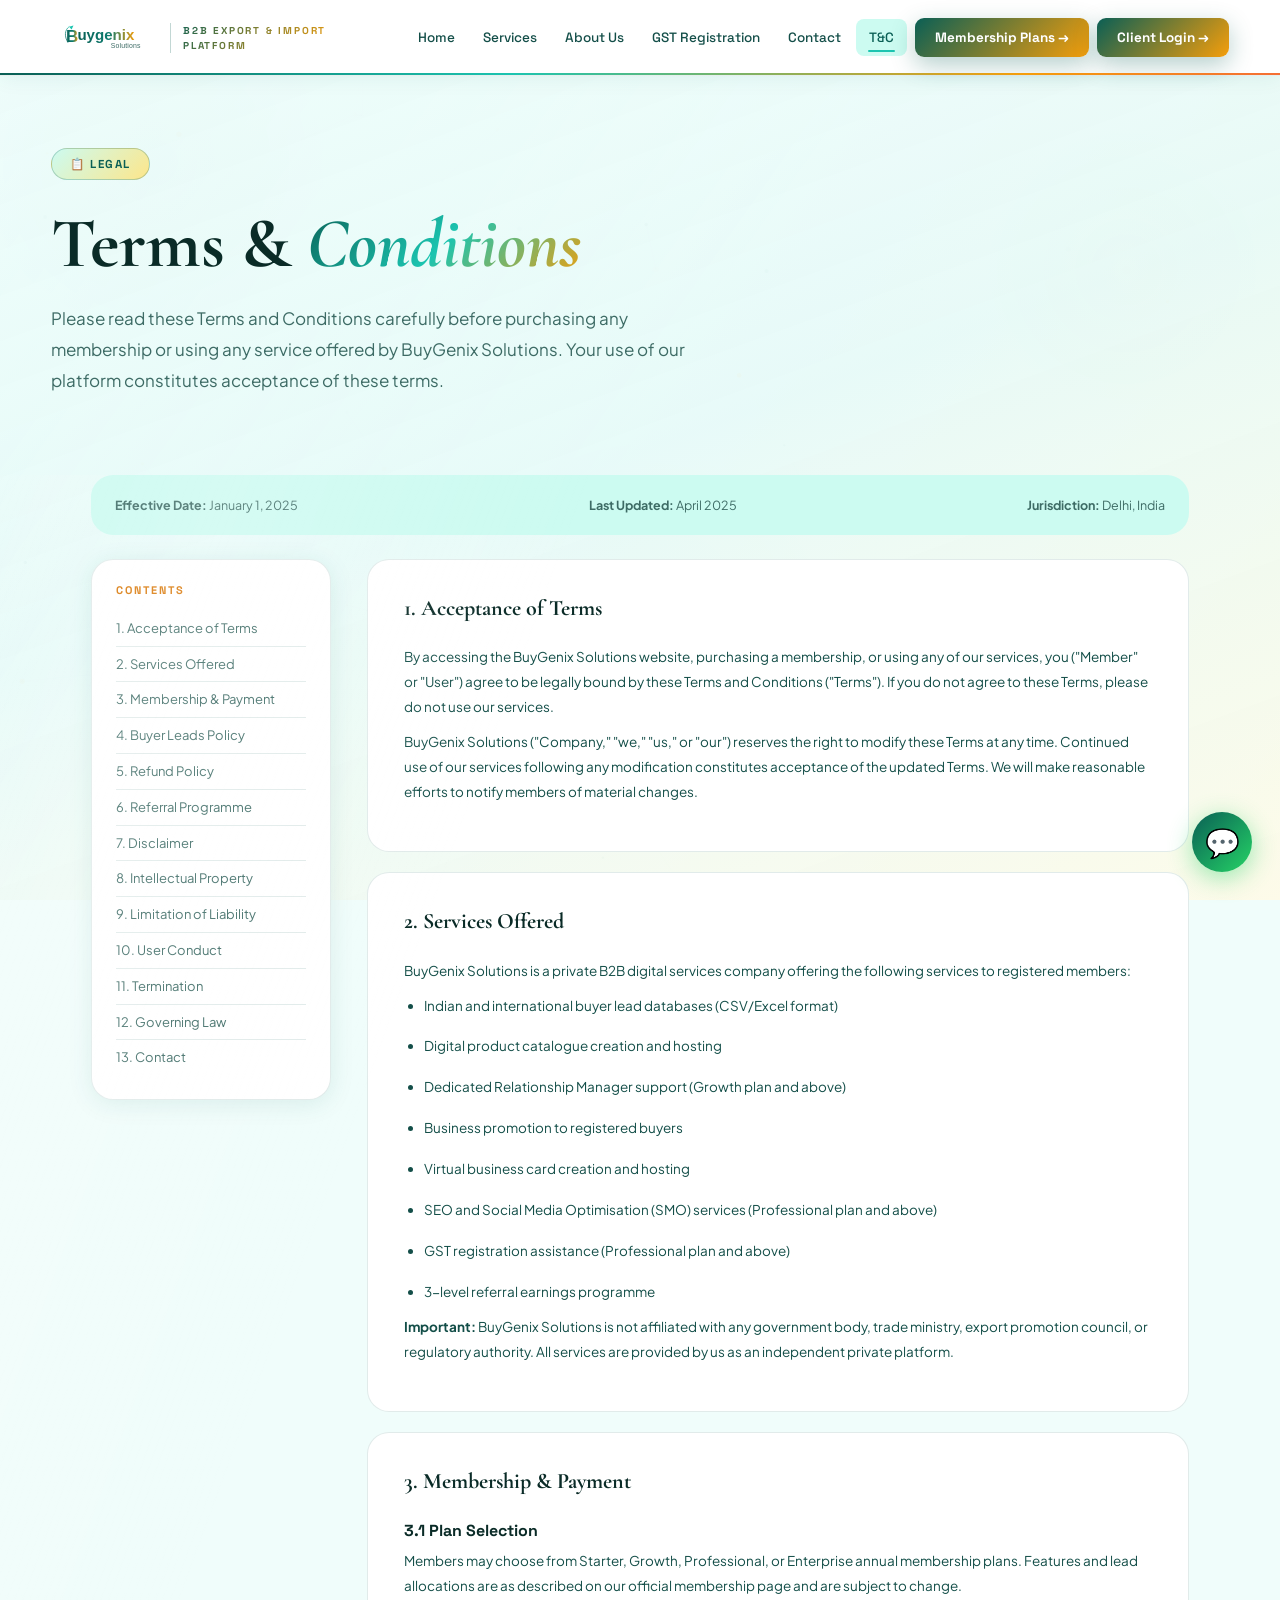
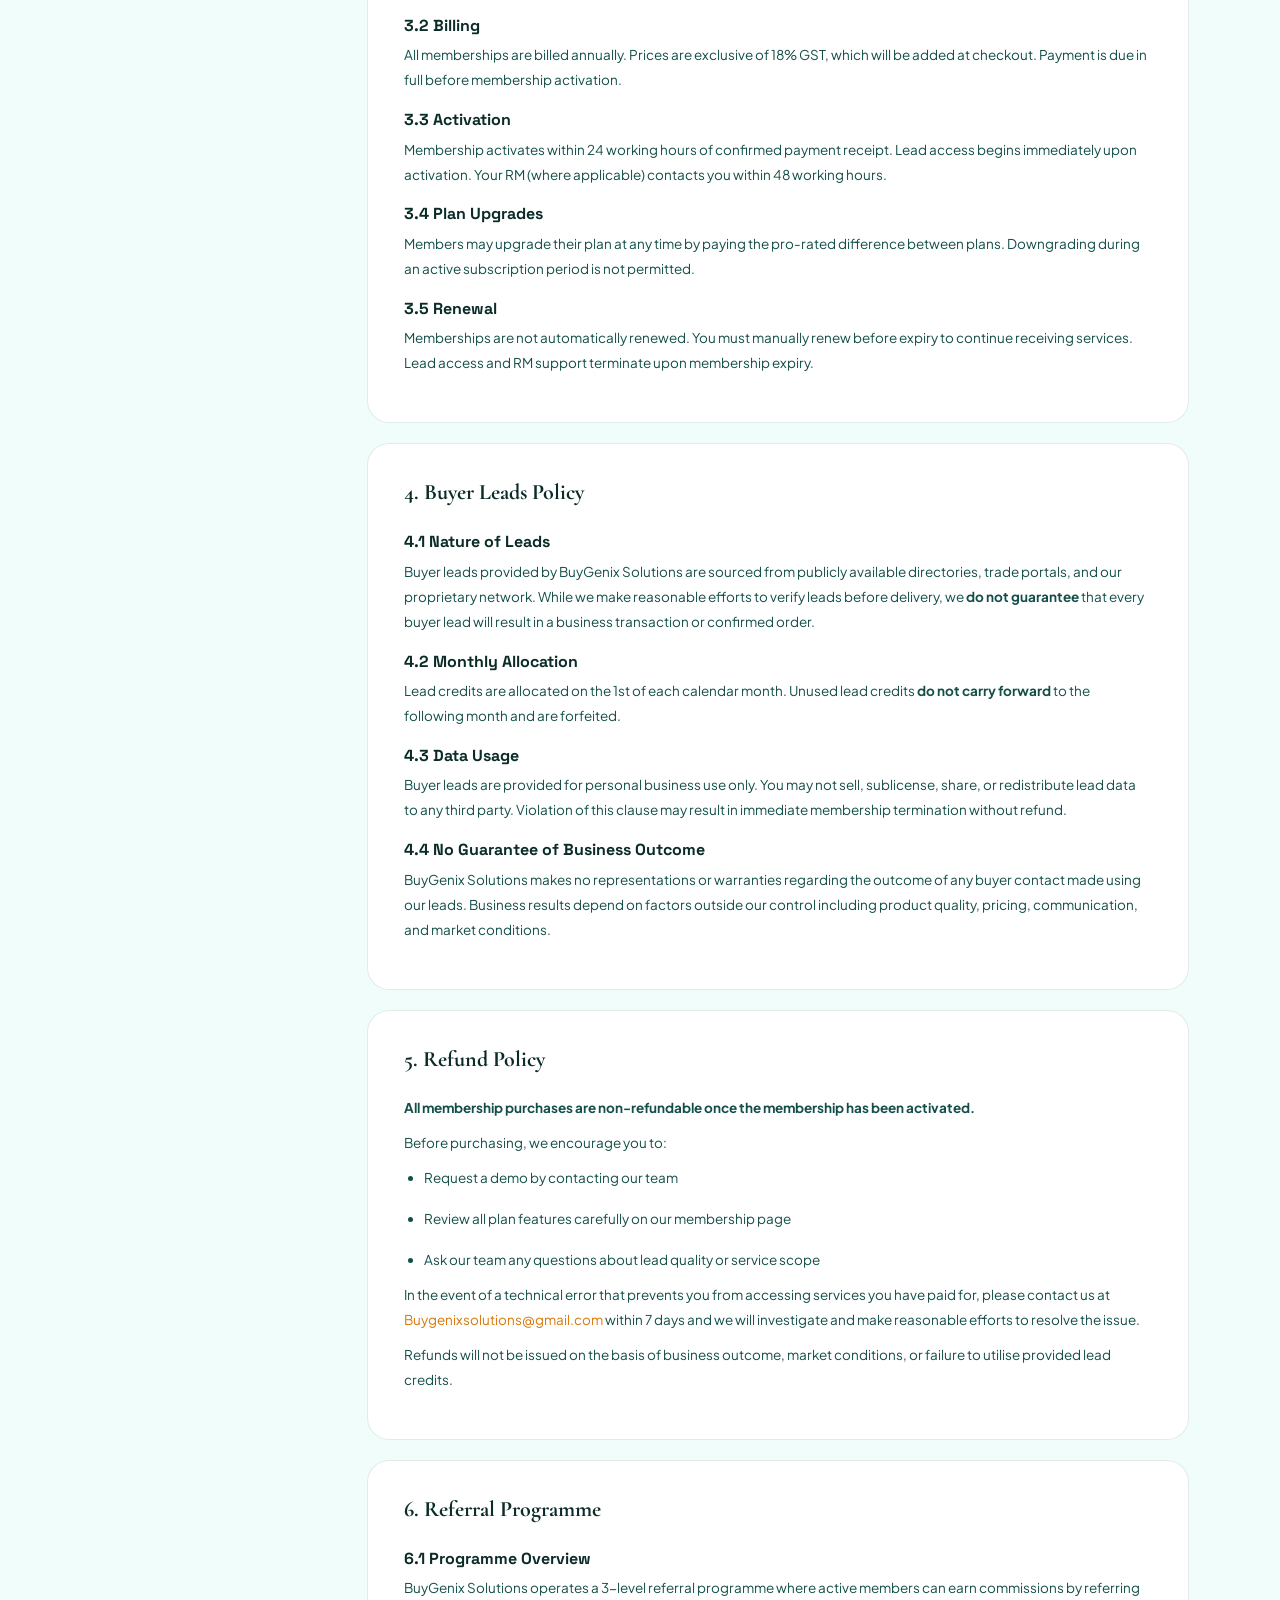
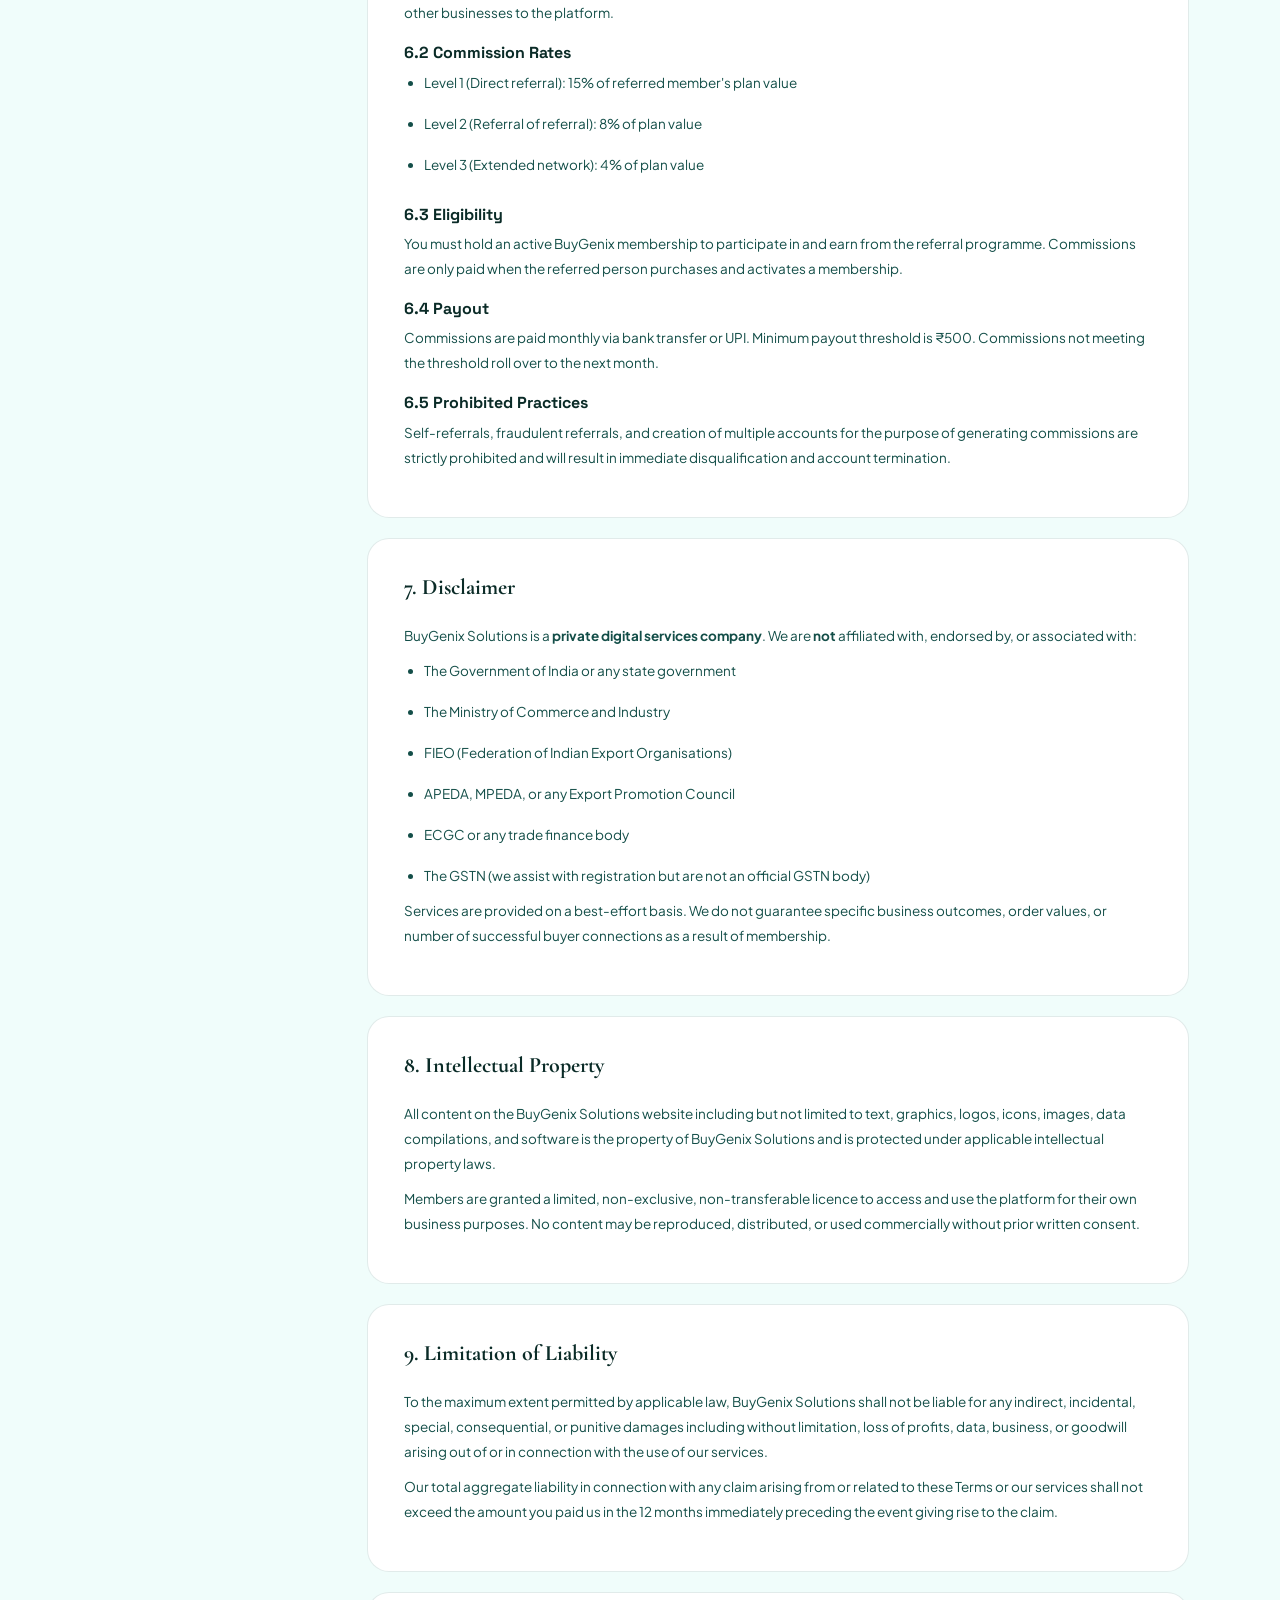
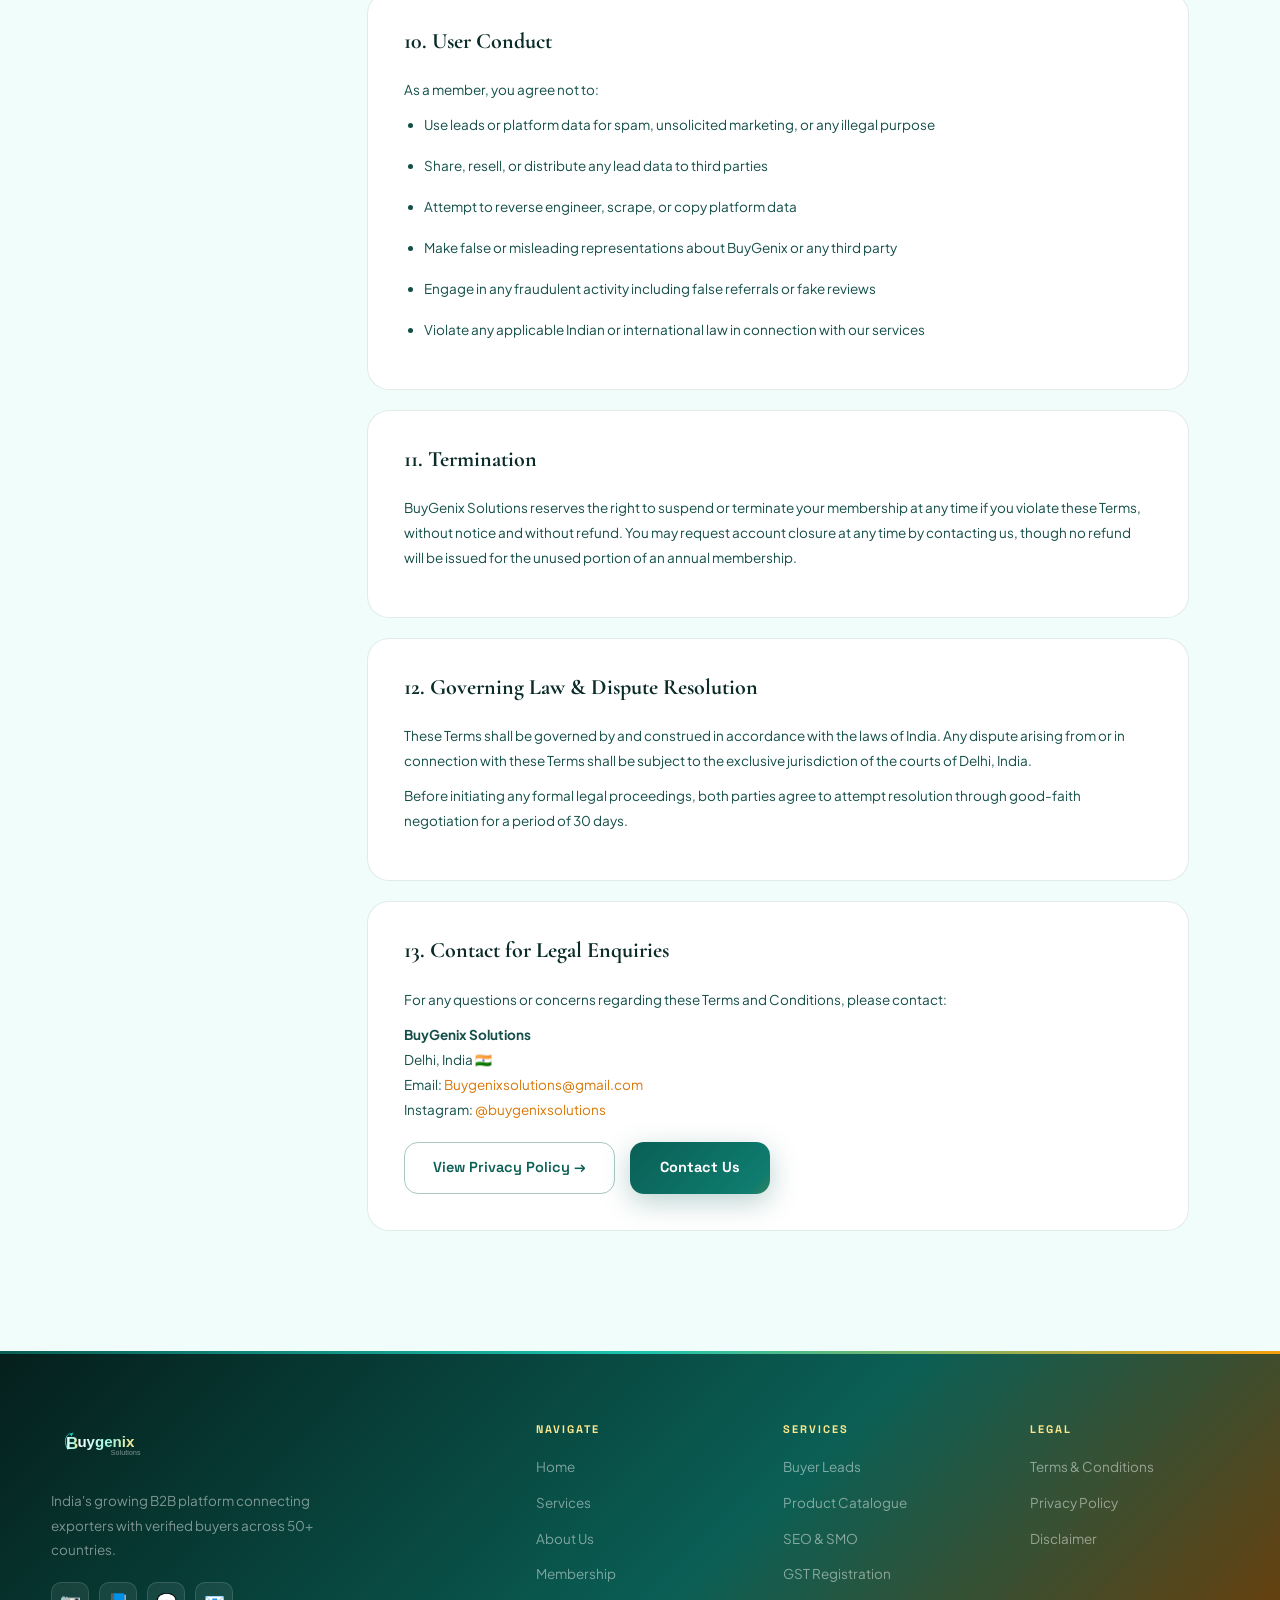
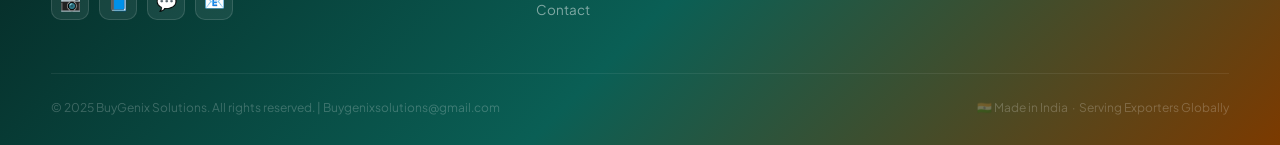
<file: terms.html>
<!DOCTYPE html>
<html lang="en">
<head>
<meta charset="UTF-8">
<meta name="viewport" content="width=device-width, initial-scale=1.0">
<title>Terms &amp; Conditions – BuyGenix Solutions</title>
<link rel="preconnect" href="https://fonts.googleapis.com">
<link href="https://fonts.googleapis.com/css2?family=Cormorant+Garamond:ital,wght@0,400;0,500;0,600;0,700;1,400;1,600&family=Plus+Jakarta+Sans:wght@300;400;500;600;700&family=Space+Grotesk:wght@400;500;600;700&display=swap" rel="stylesheet">
<link rel="stylesheet" href="shared.css">
<style>
.legal-layout { display: grid; grid-template-columns: 240px 1fr; gap: 36px; align-items: start; }
.legal-toc {
  position: sticky; top: 96px;
  background: white; border: 1px solid var(--border-soft);
  border-radius: var(--radius-lg); padding: 24px;
  box-shadow: var(--shadow-soft);
}
.legal-toc h4 { font-size: 11px; font-weight: 700; letter-spacing: 2px; text-transform: uppercase; color: var(--gold); margin-bottom: 14px; font-family: 'Space Grotesk'; }
.legal-toc a { display: block; font-size: 13px; color: var(--text-mid); padding: 7px 0; border-bottom: 1px solid var(--border-soft); transition: color 0.2s; }
.legal-toc a:last-child { border: none; }
.legal-toc a:hover { color: var(--gold); }

.legal-body {}
.legal-section { background: white; border-radius: var(--radius-lg); padding: 36px; margin-bottom: 20px; border: 1px solid var(--border-soft); }
.legal-section h2 { font-size: 22px; color: var(--navy); margin-bottom: 14px; padding-bottom: 10px; border-bottom: 2px solid var(--gold-pale); }
.legal-section p, .legal-section li { font-size: 13.5px; color: var(--text-body); line-height: 1.85; margin-bottom: 10px; }
.legal-section ul, .legal-section ol { padding-left: 20px; display: flex; flex-direction: column; gap: 6px; }
.legal-section strong { color: var(--navy); }
.legal-section h3 { font-size: 16px; color: var(--navy); margin: 18px 0 8px; font-family: 'Space Grotesk'; font-weight: 700; }

.legal-meta { background: var(--sky); border-radius: var(--radius-lg); padding: 20px 24px; margin-bottom: 24px; display: flex; justify-content: space-between; align-items: center; flex-wrap: gap; }
.legal-meta p { font-size: 12.5px; color: var(--text-mid); }
.legal-meta strong { color: var(--navy); }

@media (max-width: 900px) { .legal-layout { grid-template-columns: 1fr; } .legal-toc { position: static; } }
</style>
</head>
<body>

<canvas id="bg-canvas"></canvas>
<div class="page-overlay"></div>
<a href="https://wa.me/919818187246" class="wa-float">💬</a>

<nav>
  <div class="logo">
    <div class="logo-svg-wrap"></div>
    <span class="logo-tagline">B2B Export &amp; Import<br>Platform</span>
  </div>
  <div class="nav-links">
    <a href="index.html">Home</a><a href="services.html">Services</a>
    <a href="about.html">About Us</a><a href="gst.html">GST Registration</a>
    <a href="contact.html">Contact</a><a href="terms.html" class="active">T&amp;C</a>
    <a href="membership.html" class="nav-cta">Membership Plans →</a><a href="login.html" class="nav-cta" style="background:var(--gold);color:white;margin-left:6px">Client Login →</a>
  </div>
  <div class="nav-burger"><span></span><span></span><span></span></div>
</nav>
<div class="mobile-nav-overlay">
  <a href="index.html">Home</a><a href="services.html">Services</a>
  <a href="about.html">About Us</a><a href="gst.html">GST Registration</a>
  <a href="contact.html">Contact</a><a href="terms.html">T&amp;C</a>
  <a href="membership.html" class="nav-cta">Membership Plans →</a><a href="login.html" class="nav-cta" style="background:var(--gold);color:white;margin-left:6px">Client Login →</a>
</div>

<div class="page-hero">
  <div class="hero-badge">📋 Legal</div>
  <h1>Terms &amp; <span class="accent">Conditions</span></h1>
  <p>Please read these Terms and Conditions carefully before purchasing any membership or using any service offered by BuyGenix Solutions. Your use of our platform constitutes acceptance of these terms.</p>
</div>

<div class="content-wrap">

  <div class="legal-meta">
    <p><strong>Effective Date:</strong> January 1, 2025</p>
    <p><strong>Last Updated:</strong> April 2025</p>
    <p><strong>Jurisdiction:</strong> Delhi, India</p>
  </div>

  <div class="legal-layout">

    <!-- TOC -->
    <div class="legal-toc">
      <h4>Contents</h4>
      <a href="#acceptance">1. Acceptance of Terms</a>
      <a href="#services">2. Services Offered</a>
      <a href="#membership">3. Membership &amp; Payment</a>
      <a href="#leads">4. Buyer Leads Policy</a>
      <a href="#refund">5. Refund Policy</a>
      <a href="#referral">6. Referral Programme</a>
      <a href="#disclaimer">7. Disclaimer</a>
      <a href="#ip">8. Intellectual Property</a>
      <a href="#liability">9. Limitation of Liability</a>
      <a href="#conduct">10. User Conduct</a>
      <a href="#termination">11. Termination</a>
      <a href="#governing">12. Governing Law</a>
      <a href="#contact-legal">13. Contact</a>
    </div>

    <!-- BODY -->
    <div class="legal-body">

      <div class="legal-section" id="acceptance">
        <h2>1. Acceptance of Terms</h2>
        <p>By accessing the BuyGenix Solutions website, purchasing a membership, or using any of our services, you ("Member" or "User") agree to be legally bound by these Terms and Conditions ("Terms"). If you do not agree to these Terms, please do not use our services.</p>
        <p>BuyGenix Solutions ("Company," "we," "us," or "our") reserves the right to modify these Terms at any time. Continued use of our services following any modification constitutes acceptance of the updated Terms. We will make reasonable efforts to notify members of material changes.</p>
      </div>

      <div class="legal-section" id="services">
        <h2>2. Services Offered</h2>
        <p>BuyGenix Solutions is a private B2B digital services company offering the following services to registered members:</p>
        <ul>
          <li>Indian and international buyer lead databases (CSV/Excel format)</li>
          <li>Digital product catalogue creation and hosting</li>
          <li>Dedicated Relationship Manager support (Growth plan and above)</li>
          <li>Business promotion to registered buyers</li>
          <li>Virtual business card creation and hosting</li>
          <li>SEO and Social Media Optimisation (SMO) services (Professional plan and above)</li>
          <li>GST registration assistance (Professional plan and above)</li>
          <li>3-level referral earnings programme</li>
        </ul>
        <p><strong>Important:</strong> BuyGenix Solutions is not affiliated with any government body, trade ministry, export promotion council, or regulatory authority. All services are provided by us as an independent private platform.</p>
      </div>

      <div class="legal-section" id="membership">
        <h2>3. Membership &amp; Payment</h2>
        <h3>3.1 Plan Selection</h3>
        <p>Members may choose from Starter, Growth, Professional, or Enterprise annual membership plans. Features and lead allocations are as described on our official membership page and are subject to change.</p>
        <h3>3.2 Billing</h3>
        <p>All memberships are billed annually. Prices are exclusive of 18% GST, which will be added at checkout. Payment is due in full before membership activation.</p>
        <h3>3.3 Activation</h3>
        <p>Membership activates within 24 working hours of confirmed payment receipt. Lead access begins immediately upon activation. Your RM (where applicable) contacts you within 48 working hours.</p>
        <h3>3.4 Plan Upgrades</h3>
        <p>Members may upgrade their plan at any time by paying the pro-rated difference between plans. Downgrading during an active subscription period is not permitted.</p>
        <h3>3.5 Renewal</h3>
        <p>Memberships are not automatically renewed. You must manually renew before expiry to continue receiving services. Lead access and RM support terminate upon membership expiry.</p>
      </div>

      <div class="legal-section" id="leads">
        <h2>4. Buyer Leads Policy</h2>
        <h3>4.1 Nature of Leads</h3>
        <p>Buyer leads provided by BuyGenix Solutions are sourced from publicly available directories, trade portals, and our proprietary network. While we make reasonable efforts to verify leads before delivery, we <strong>do not guarantee</strong> that every buyer lead will result in a business transaction or confirmed order.</p>
        <h3>4.2 Monthly Allocation</h3>
        <p>Lead credits are allocated on the 1st of each calendar month. Unused lead credits <strong>do not carry forward</strong> to the following month and are forfeited.</p>
        <h3>4.3 Data Usage</h3>
        <p>Buyer leads are provided for personal business use only. You may not sell, sublicense, share, or redistribute lead data to any third party. Violation of this clause may result in immediate membership termination without refund.</p>
        <h3>4.4 No Guarantee of Business Outcome</h3>
        <p>BuyGenix Solutions makes no representations or warranties regarding the outcome of any buyer contact made using our leads. Business results depend on factors outside our control including product quality, pricing, communication, and market conditions.</p>
      </div>

      <div class="legal-section" id="refund">
        <h2>5. Refund Policy</h2>
        <p><strong>All membership purchases are non-refundable once the membership has been activated.</strong></p>
        <p>Before purchasing, we encourage you to:</p>
        <ul>
          <li>Request a demo by contacting our team</li>
          <li>Review all plan features carefully on our membership page</li>
          <li>Ask our team any questions about lead quality or service scope</li>
        </ul>
        <p>In the event of a technical error that prevents you from accessing services you have paid for, please contact us at <a href="mailto:Buygenixsolutions@gmail.com" style="color:var(--gold);">Buygenixsolutions@gmail.com</a> within 7 days and we will investigate and make reasonable efforts to resolve the issue.</p>
        <p>Refunds will not be issued on the basis of business outcome, market conditions, or failure to utilise provided lead credits.</p>
      </div>

      <div class="legal-section" id="referral">
        <h2>6. Referral Programme</h2>
        <h3>6.1 Programme Overview</h3>
        <p>BuyGenix Solutions operates a 3-level referral programme where active members can earn commissions by referring other businesses to the platform.</p>
        <h3>6.2 Commission Rates</h3>
        <ul>
          <li>Level 1 (Direct referral): 15% of referred member's plan value</li>
          <li>Level 2 (Referral of referral): 8% of plan value</li>
          <li>Level 3 (Extended network): 4% of plan value</li>
        </ul>
        <h3>6.3 Eligibility</h3>
        <p>You must hold an active BuyGenix membership to participate in and earn from the referral programme. Commissions are only paid when the referred person purchases and activates a membership.</p>
        <h3>6.4 Payout</h3>
        <p>Commissions are paid monthly via bank transfer or UPI. Minimum payout threshold is ₹500. Commissions not meeting the threshold roll over to the next month.</p>
        <h3>6.5 Prohibited Practices</h3>
        <p>Self-referrals, fraudulent referrals, and creation of multiple accounts for the purpose of generating commissions are strictly prohibited and will result in immediate disqualification and account termination.</p>
      </div>

      <div class="legal-section" id="disclaimer">
        <h2>7. Disclaimer</h2>
        <p>BuyGenix Solutions is a <strong>private digital services company</strong>. We are <strong>not</strong> affiliated with, endorsed by, or associated with:</p>
        <ul>
          <li>The Government of India or any state government</li>
          <li>The Ministry of Commerce and Industry</li>
          <li>FIEO (Federation of Indian Export Organisations)</li>
          <li>APEDA, MPEDA, or any Export Promotion Council</li>
          <li>ECGC or any trade finance body</li>
          <li>The GSTN (we assist with registration but are not an official GSTN body)</li>
        </ul>
        <p>Services are provided on a best-effort basis. We do not guarantee specific business outcomes, order values, or number of successful buyer connections as a result of membership.</p>
      </div>

      <div class="legal-section" id="ip">
        <h2>8. Intellectual Property</h2>
        <p>All content on the BuyGenix Solutions website including but not limited to text, graphics, logos, icons, images, data compilations, and software is the property of BuyGenix Solutions and is protected under applicable intellectual property laws.</p>
        <p>Members are granted a limited, non-exclusive, non-transferable licence to access and use the platform for their own business purposes. No content may be reproduced, distributed, or used commercially without prior written consent.</p>
      </div>

      <div class="legal-section" id="liability">
        <h2>9. Limitation of Liability</h2>
        <p>To the maximum extent permitted by applicable law, BuyGenix Solutions shall not be liable for any indirect, incidental, special, consequential, or punitive damages including without limitation, loss of profits, data, business, or goodwill arising out of or in connection with the use of our services.</p>
        <p>Our total aggregate liability in connection with any claim arising from or related to these Terms or our services shall not exceed the amount you paid us in the 12 months immediately preceding the event giving rise to the claim.</p>
      </div>

      <div class="legal-section" id="conduct">
        <h2>10. User Conduct</h2>
        <p>As a member, you agree not to:</p>
        <ul>
          <li>Use leads or platform data for spam, unsolicited marketing, or any illegal purpose</li>
          <li>Share, resell, or distribute any lead data to third parties</li>
          <li>Attempt to reverse engineer, scrape, or copy platform data</li>
          <li>Make false or misleading representations about BuyGenix or any third party</li>
          <li>Engage in any fraudulent activity including false referrals or fake reviews</li>
          <li>Violate any applicable Indian or international law in connection with our services</li>
        </ul>
      </div>

      <div class="legal-section" id="termination">
        <h2>11. Termination</h2>
        <p>BuyGenix Solutions reserves the right to suspend or terminate your membership at any time if you violate these Terms, without notice and without refund. You may request account closure at any time by contacting us, though no refund will be issued for the unused portion of an annual membership.</p>
      </div>

      <div class="legal-section" id="governing">
        <h2>12. Governing Law &amp; Dispute Resolution</h2>
        <p>These Terms shall be governed by and construed in accordance with the laws of India. Any dispute arising from or in connection with these Terms shall be subject to the exclusive jurisdiction of the courts of Delhi, India.</p>
        <p>Before initiating any formal legal proceedings, both parties agree to attempt resolution through good-faith negotiation for a period of 30 days.</p>
      </div>

      <div class="legal-section" id="contact-legal">
        <h2>13. Contact for Legal Enquiries</h2>
        <p>For any questions or concerns regarding these Terms and Conditions, please contact:</p>
        <p><strong>BuyGenix Solutions</strong><br>
        Delhi, India 🇮🇳<br>
        Email: <a href="mailto:Buygenixsolutions@gmail.com" style="color:var(--gold);">Buygenixsolutions@gmail.com</a><br>
        Instagram: <a href="https://instagram.com/buygenixsolutions" style="color:var(--gold);">@buygenixsolutions</a>
        </p>
        <div style="margin-top:20px;">
          <a href="privacy.html" class="btn-outline" style="margin-right:12px;">View Privacy Policy →</a>
          <a href="contact.html" class="btn-primary">Contact Us</a>
        </div>
      </div>

    </div>
  </div>

</div>

<footer>
  <div class="footer-grid">
    <div class="footer-brand">
      <div class="logo-svg-wrap-footer"></div>
      <p>India's growing B2B platform connecting exporters with verified buyers across 50+ countries.</p>
      <div class="footer-social">
        <a href="https://instagram.com/buygenixsolutions" target="_blank">📷</a>
        <a href="https://facebook.com/buygenixsolutions" target="_blank">📘</a>
        <a href="https://wa.me/919818187246">💬</a>
        <a href="mailto:Buygenixsolutions@gmail.com">📧</a>
      </div>
    </div>
    <div class="footer-col"><h4>Navigate</h4><ul>
      <li><a href="index.html">Home</a></li><li><a href="services.html">Services</a></li>
      <li><a href="about.html">About Us</a></li><li><a href="membership.html">Membership</a></li>
      <li><a href="contact.html">Contact</a></li>
    </ul></div>
    <div class="footer-col"><h4>Services</h4><ul>
      <li><a href="services.html#leads">Buyer Leads</a></li>
      <li><a href="services.html#catalogue">Product Catalogue</a></li>
      <li><a href="services.html#seo">SEO &amp; SMO</a></li>
      <li><a href="gst.html">GST Registration</a></li>
    </ul></div>
    <div class="footer-col"><h4>Legal</h4><ul>
      <li><a href="terms.html">Terms &amp; Conditions</a></li>
      <li><a href="privacy.html">Privacy Policy</a></li>
      <li><a href="terms.html">Disclaimer</a></li>
    </ul></div>
  </div>
  <div class="footer-bottom">
    <p>© 2025 BuyGenix Solutions. All rights reserved. | Buygenixsolutions@gmail.com</p>
    <p>🇮🇳 Made in India &nbsp;·&nbsp; Serving Exporters Globally</p>
  </div>
</footer>

<script src="shared.js"></script>
</body>
</html>
</file>
<file: shared.css>
/* BuyGenix Solutions v4.0 — Vibrant Teal × Amber Theme */
/* Google Fonts loaded via <link> in HTML head — not @import */

:root {
  --teal-deep:    #0A5F55;
  --teal-mid:     #0E7C6F;
  --teal-bright:  #12A090;
  --teal-light:   #1CC4B0;
  --amber:        #F59E0B;
  --amber-bright: #FBBF24;
  --amber-soft:   #FDE68A;
  --coral:        #F43F5E;
  --coral-soft:   #FFE4E8;
  --gold:         #D97706;

  /* Backward compat aliases */
  --blue-deep:    #0A5F55;
  --blue-mid:     #0E7C6F;
  --blue-sky:     #1CC4B0;
  --purple:       #F43F5E;
  --purple-soft:  #F97316;
  --white:        #FFFFFF;
  --cream:        #F0FDFB;
  --cream2:       #E6FAF8;
  --sky-pale:     #CCFBF1;
  --sky-mid:      #99F6E4;
  --sky:          #CCFBF1;
  --purple-pale:  #FFF1F2;
  --purple-mid:   #FECDD3;
  --ink:          #0A2B27;
  --text-body:    #134E48;
  --text-mid:     #3D6B65;
  --text-light:   #6B9E98;
  --border-soft:  rgba(10,95,85,0.12);
  --border-mid:   rgba(10,95,85,0.22);
  --border-brand: rgba(10,95,85,0.38);
  --border-purple: rgba(244,63,94,0.2);
  --shadow-soft:  0 4px 24px rgba(10,95,85,0.1);
  --shadow-mid:   0 8px 40px rgba(10,95,85,0.16);
  --shadow-lg:    0 20px 60px rgba(10,95,85,0.2);
  --shadow-brand: 0 8px 32px rgba(10,95,85,0.28);
  --shadow-purple: 0 8px 32px rgba(244,63,94,0.2);
  --grad-brand:   linear-gradient(135deg, #0A5F55 0%, #0E7C6F 50%, #F59E0B 100%);
  --grad-blue:    linear-gradient(135deg, #0A5F55, #0E7C6F);
  --grad-sky:     linear-gradient(135deg, #0E7C6F, #1CC4B0);
  --grad-light:   linear-gradient(135deg, #CCFBF1, #FDE68A);
  --radius:       14px;
  --radius-lg:    22px;
  --radius-xl:    32px;

  /* gold-bright for membership cards */
  --gold-bright:  #F59E0B;
}

*, *::before, *::after { box-sizing: border-box; margin: 0; padding: 0; }
html { scroll-behavior: smooth; }

body {
  font-family: 'Plus Jakarta Sans', 'Segoe UI', Arial, sans-serif;
  background: #F0FDFB;
  color: #0A2B27;
  overflow-x: hidden;
  line-height: 1.6;
}

h1,h2,h3,h4,h5 {
  font-family: 'Cormorant Garamond', Georgia, 'Times New Roman', serif;
  line-height: 1.15;
}
a { text-decoration: none; color: inherit; }
img { max-width: 100%; }

/* CANVAS */
#bg-canvas {
  position: fixed; top: 0; left: 0; width: 100%; height: 100%;
  z-index: 0; pointer-events: none; opacity: 0.65;
}

/* OVERLAY */
.page-overlay {
  position: fixed; top: 0; left: 0; width: 100%; height: 100%;
  background: linear-gradient(160deg,
    rgba(240,253,251,0.84) 0%,
    rgba(230,250,248,0.78) 50%,
    rgba(255,251,235,0.80) 100%
  );
  z-index: 1; pointer-events: none;
}

/* NAV */
nav {
  position: fixed; top: 0; left: 0; right: 0; z-index: 1000;
  height: 76px; display: flex; align-items: center;
  justify-content: space-between; padding: 0 4%;
  background: rgba(255,255,255,0.97);
  border-bottom: 1px solid rgba(10,95,85,0.1);
  box-shadow: 0 2px 20px rgba(10,95,85,0.07);
  transition: all 0.3s;
}
nav::after {
  content: '';
  position: absolute; bottom: 0; left: 0; right: 0; height: 2.5px;
  background: linear-gradient(90deg, #0A5F55, #1CC4B0, #F59E0B, #F43F5E, #1CC4B0, #0A5F55);
  background-size: 200% 100%;
  animation: navGrad 4s linear infinite;
}
@keyframes navGrad {
  0%   { background-position: 0% 0; }
  100% { background-position: 200% 0; }
}
nav.scrolled { height: 66px; box-shadow: 0 4px 32px rgba(10,95,85,0.12); }

.logo { display: flex; align-items: center; gap: 12px; }
.logo-svg-wrap { height: 44px; display: flex; align-items: center; }
.logo-svg-wrap svg { height: 44px; width: auto; }

.logo-tagline {
  font-size: 10px;
  font-family: 'Space Grotesk', 'Segoe UI', Arial, sans-serif;
  background: linear-gradient(135deg, #0A5F55, #F59E0B);
  -webkit-background-clip: text; -webkit-text-fill-color: transparent;
  background-clip: text;
  letter-spacing: 1.8px; text-transform: uppercase; font-weight: 700;
  border-left: 1.5px solid rgba(10,95,85,0.25);
  padding-left: 12px; line-height: 1.5;
}

.nav-links { display: flex; align-items: center; gap: 2px; }
.nav-links a {
  font-size: 13.5px; font-weight: 500; color: #134E48;
  padding: 8px 13px; border-radius: 8px; transition: all 0.22s;
  white-space: nowrap; font-family: 'Space Grotesk', Arial, sans-serif;
  position: relative;
}
.nav-links a::after {
  content: ''; position: absolute; bottom: 4px; left: 50%; right: 50%;
  height: 2px; background: var(--teal-light); border-radius: 2px;
  transition: all 0.25s;
}
.nav-links a:hover::after, .nav-links a.active::after { left: 12px; right: 12px; }
.nav-links a:hover, .nav-links a.active { color: var(--teal-deep); background: var(--sky-pale); }
.nav-cta {
  background: linear-gradient(135deg, #0A5F55, #F59E0B) !important;
  color: #fff !important; font-weight: 700 !important;
  padding: 9px 20px !important; border-radius: 9px !important;
  box-shadow: 0 8px 24px rgba(10,95,85,0.3) !important;
  margin-left: 6px;
}
.nav-cta::after { display: none !important; }
.nav-cta:hover { opacity: 0.9 !important; transform: translateY(-1px); }

.nav-burger { display: none; flex-direction: column; gap: 5px; cursor: pointer; padding: 8px; }
.nav-burger span { width: 24px; height: 2px; background: var(--teal-deep); border-radius: 2px; transition: all 0.3s; }

.mobile-nav-overlay {
  display: none; position: fixed; top: 76px; left: 0; right: 0; bottom: 0;
  background: rgba(255,255,255,0.99); z-index: 999;
  padding: 32px 24px; flex-direction: column; gap: 8px;
}
.mobile-nav-overlay.open { display: flex; }
.mobile-nav-overlay a {
  font-size: 20px; font-family: 'Cormorant Garamond', Georgia, serif; font-weight: 600;
  color: #0A2B27; padding: 14px 0; border-bottom: 1px solid rgba(10,95,85,0.1); transition: color 0.2s;
}
.mobile-nav-overlay a:hover { color: var(--teal-deep); }
.mobile-nav-overlay .nav-cta { margin-top: 16px; text-align: center; border-radius: 12px !important; padding: 16px !important; }

/* PAGE HERO */
.page-hero {
  position: relative; z-index: 10;
  padding: 148px 4% 80px; max-width: 1300px; margin: 0 auto;
}

.hero-badge {
  display: inline-flex; align-items: center; gap: 8px;
  background: linear-gradient(135deg, #CCFBF1, #FDE68A);
  border: 1px solid rgba(10,95,85,0.25);
  color: var(--teal-deep); padding: 6px 18px; border-radius: 100px;
  font-size: 11.5px; font-weight: 700; letter-spacing: 1.5px;
  text-transform: uppercase; margin-bottom: 24px;
  font-family: 'Space Grotesk', Arial, sans-serif;
  animation: badgePulse 3s ease-in-out infinite;
}
@keyframes badgePulse {
  0%,100% { box-shadow: 0 0 0 0 rgba(28,196,176,0.3); }
  50%      { box-shadow: 0 0 0 8px rgba(28,196,176,0); }
}

.page-hero h1 {
  font-size: clamp(40px, 5.5vw, 72px); color: #0A2B27;
  margin-bottom: 18px; font-weight: 700;
}
.page-hero h1 .accent {
  background: linear-gradient(135deg, #0A5F55, #1CC4B0, #F59E0B);
  -webkit-background-clip: text; -webkit-text-fill-color: transparent;
  background-clip: text; font-style: italic;
}
.page-hero p { font-size: 17px; color: var(--text-mid); max-width: 640px; line-height: 1.8; }

/* CONTENT WRAP */
.content-wrap {
  position: relative; z-index: 10;
  max-width: 1200px; margin: 0 auto; padding: 0 4% 100px;
}

/* CARDS */
.card-glass {
  background: rgba(255,255,255,0.97);
  border: 1px solid rgba(10,95,85,0.1);
  border-radius: 22px; padding: 44px;
  box-shadow: 0 4px 24px rgba(10,95,85,0.08);
  margin-bottom: 28px; transition: box-shadow 0.3s, transform 0.3s;
}
.card-glass:hover { box-shadow: 0 12px 48px rgba(10,95,85,0.14); transform: translateY(-2px); }

/* SECTION LABEL */
.section-label {
  display: inline-block;
  background: linear-gradient(135deg, #CCFBF1, #FDE68A);
  border: 1px solid rgba(10,95,85,0.28); color: var(--teal-deep);
  padding: 4px 14px; border-radius: 100px; font-size: 10.5px;
  font-weight: 700; letter-spacing: 2px; text-transform: uppercase;
  margin-bottom: 12px; font-family: 'Space Grotesk', Arial, sans-serif;
}
.section-label.dark {
  background: rgba(255,255,255,0.15); border-color: rgba(255,255,255,0.3);
  color: rgba(255,255,255,0.95);
}
.section-label.purple {
  background: linear-gradient(135deg, #FFF1F2, #FFE4E8);
  border-color: rgba(244,63,94,0.2); color: #E11D48;
}

/* BUTTONS */
.btn-primary {
  display: inline-flex; align-items: center; gap: 8px;
  background: linear-gradient(135deg, #0A5F55, #0E7C6F, #F59E0B);
  background-size: 200% 100%; background-position: 0% 0;
  color: #fff; padding: 14px 30px; border-radius: 14px;
  font-weight: 700; font-size: 14.5px; transition: all 0.35s;
  box-shadow: 0 8px 28px rgba(10,95,85,0.28);
  font-family: 'Space Grotesk', Arial, sans-serif; border: none; cursor: pointer;
}
.btn-primary:hover { transform: translateY(-3px); box-shadow: 0 14px 40px rgba(10,95,85,0.38); background-position: 100% 0; }

.btn-gold {
  display: inline-flex; align-items: center; gap: 8px;
  background: linear-gradient(135deg, #D97706, #F59E0B, #FBBF24);
  background-size: 200% 100%; background-position: 0% 0;
  color: #fff; padding: 14px 30px; border-radius: 14px;
  font-weight: 700; font-size: 14.5px; transition: all 0.35s;
  box-shadow: 0 8px 28px rgba(217,119,6,0.35);
  font-family: 'Space Grotesk', Arial, sans-serif; border: none; cursor: pointer;
}
.btn-gold:hover { transform: translateY(-3px); box-shadow: 0 14px 40px rgba(217,119,6,0.5); background-position: 100% 0; }

.btn-purple {
  display: inline-flex; align-items: center; gap: 8px;
  background: linear-gradient(135deg, #E11D48, #F43F5E);
  color: #fff; padding: 14px 30px; border-radius: 14px;
  font-weight: 700; font-size: 14.5px; transition: all 0.3s;
  box-shadow: 0 8px 28px rgba(244,63,94,0.25);
  font-family: 'Space Grotesk', Arial, sans-serif; border: none; cursor: pointer;
}
.btn-purple:hover { transform: translateY(-2px); box-shadow: 0 14px 36px rgba(244,63,94,0.4); }

.btn-outline {
  display: inline-flex; align-items: center; gap: 8px;
  background: transparent; color: var(--teal-deep);
  padding: 13px 28px; border-radius: 14px;
  font-weight: 600; font-size: 14.5px; transition: all 0.25s;
  border: 1.5px solid rgba(10,95,85,0.35);
  font-family: 'Space Grotesk', Arial, sans-serif; cursor: pointer;
}
.btn-outline:hover { background: var(--sky-pale); border-color: var(--teal-deep); box-shadow: 0 4px 16px rgba(10,95,85,0.15); }

/* WHATSAPP FLOAT */
.wa-float {
  position: fixed; bottom: 28px; right: 28px; z-index: 9999;
  background: linear-gradient(135deg, #0A5F55, #25D366);
  width: 60px; height: 60px; border-radius: 50%;
  display: flex; align-items: center; justify-content: center; font-size: 28px;
  box-shadow: 0 6px 24px rgba(37,211,102,0.45); transition: transform 0.2s;
  animation: wa-pulse 3s ease infinite;
}
.wa-float:hover { transform: scale(1.12) rotate(-5deg); }
@keyframes wa-pulse {
  0%,100% { box-shadow: 0 6px 24px rgba(37,211,102,0.4); }
  50%      { box-shadow: 0 6px 44px rgba(37,211,102,0.7); }
}

/* SCROLL ANIMATIONS */
.reveal { opacity: 0; transform: translateY(32px); transition: opacity 0.65s cubic-bezier(0.16,1,0.3,1), transform 0.65s cubic-bezier(0.16,1,0.3,1); }
.reveal.visible { opacity: 1; transform: translateY(0); }
.reveal-left { opacity: 0; transform: translateX(-32px); transition: opacity 0.65s cubic-bezier(0.16,1,0.3,1), transform 0.65s cubic-bezier(0.16,1,0.3,1); }
.reveal-left.visible { opacity: 1; transform: translateX(0); }
.reveal-right { opacity: 0; transform: translateX(32px); transition: opacity 0.65s cubic-bezier(0.16,1,0.3,1), transform 0.65s cubic-bezier(0.16,1,0.3,1); }
.reveal-right.visible { opacity: 1; transform: translateX(0); }

/* TILT */
.tilt-card { transform-style: preserve-3d; transition: transform 0.1s ease; }

/* TICKER */
.ticker-wrap {
  position: relative; z-index: 10;
  background: linear-gradient(135deg, #0A5F55, #0E7C6F 60%, #D97706);
  padding: 13px 0; overflow: hidden;
}
.ticker-track { display: flex; gap: 60px; animation: tickerScroll 45s linear infinite; white-space: nowrap; }
.ticker-track span { color: rgba(255,255,255,0.75); font-size: 12.5px; }
.ticker-track strong { color: #FDE68A; font-weight: 700; }
@keyframes tickerScroll { from { transform: translateX(0); } to { transform: translateX(-50%); } }

/* COUNTER */
.counter-val {
  font-family: 'Cormorant Garamond', Georgia, serif; font-size: 48px;
  font-weight: 700; line-height: 1;
  background: linear-gradient(135deg, #0A5F55, #F59E0B);
  -webkit-background-clip: text; -webkit-text-fill-color: transparent; background-clip: text;
}
.counter-label {
  font-size: 12px; color: var(--text-light); text-transform: uppercase;
  letter-spacing: 1px; margin-top: 4px; font-family: 'Space Grotesk', Arial, sans-serif;
}

/* SHIMMER */
.shimmer-line {
  height: 2px;
  background: linear-gradient(90deg, transparent, #1CC4B0, #F59E0B, #F43F5E, transparent);
  background-size: 200% 100%; animation: shimmer 2.5s linear infinite;
}
@keyframes shimmer { from { background-position: -200% 0; } to { background-position: 200% 0; } }

/* DATA TABLE */
.data-table { width: 100%; border-collapse: collapse; }
.data-table th {
  background: linear-gradient(135deg, #CCFBF1, #F0FDF4);
  color: var(--teal-deep); font-size: 11px;
  text-transform: uppercase; letter-spacing: 1px; padding: 14px 18px;
  text-align: left; border-bottom: 2px solid rgba(10,95,85,0.25);
  font-family: 'Space Grotesk', Arial, sans-serif; font-weight: 700;
}
.data-table td { padding: 13px 18px; font-size: 13.5px; color: var(--text-body); border-bottom: 1px solid rgba(10,95,85,0.07); }
.data-table tr:last-child td { border: none; }
.data-table tr:hover td { background: #F0FDFB; }
.td-yes { color: var(--teal-deep) !important; font-weight: 700; }
.td-no { color: #CBD5E0 !important; }

/* FOOTER */
footer {
  position: relative; z-index: 10;
  background: linear-gradient(135deg, #051F1C 0%, #0A5F55 55%, #7C3A00 100%);
  color: #fff; padding: 72px 4% 28px;
}
footer::before {
  content: '';
  position: absolute; top: 0; left: 0; right: 0; height: 3px;
  background: linear-gradient(90deg, #0A5F55, #1CC4B0, #F59E0B, #F43F5E, #1CC4B0);
  background-size: 200% 100%;
  animation: navGrad 5s linear infinite;
}
.footer-grid {
  max-width: 1200px; margin: 0 auto;
  display: grid; grid-template-columns: 2.2fr 1fr 1fr 1fr;
  gap: 48px; margin-bottom: 52px;
}
.footer-brand p { font-size: 13.5px; color: rgba(255,255,255,0.48); line-height: 1.8; max-width: 300px; margin-top: 16px; }
.footer-social { display: flex; gap: 10px; margin-top: 20px; }
.footer-social a {
  width: 38px; height: 38px; border-radius: 10px;
  background: rgba(255,255,255,0.07); border: 1px solid rgba(255,255,255,0.13);
  display: flex; align-items: center; justify-content: center;
  font-size: 17px; transition: all 0.25s; color: inherit;
}
.footer-social a:hover {
  background: rgba(28,196,176,0.25); border-color: var(--teal-light);
  transform: translateY(-3px); box-shadow: 0 6px 20px rgba(28,196,176,0.3);
}
.footer-col h4 {
  font-family: 'Space Grotesk', Arial, sans-serif; font-size: 11px; font-weight: 700;
  text-transform: uppercase; letter-spacing: 2px; color: #FDE68A; margin-bottom: 18px;
}
.footer-col ul { list-style: none; display: flex; flex-direction: column; gap: 10px; }
.footer-col ul li a { font-size: 13.5px; color: rgba(255,255,255,0.48); transition: color 0.2s; }
.footer-col ul li a:hover { color: #FDE68A; }
.footer-bottom {
  max-width: 1200px; margin: 0 auto; border-top: 1px solid rgba(255,255,255,0.07);
  padding-top: 24px; display: flex; justify-content: space-between;
  align-items: center; flex-wrap: wrap; gap: 8px;
}
.footer-bottom p { font-size: 12px; color: rgba(255,255,255,0.22); }

/* RESPONSIVE */
@media (max-width: 1024px) { .footer-grid { grid-template-columns: 1fr 1fr; } }
@media (max-width: 768px) {
  nav { padding: 0 5%; }
  .nav-links { display: none; }
  .nav-burger { display: flex; }
  .page-hero { padding: 110px 5% 60px; }
  .content-wrap { padding: 0 5% 60px; }
  .card-glass { padding: 24px 18px; }
  .footer-grid { grid-template-columns: 1fr; gap: 28px; }
  .footer-bottom { flex-direction: column; text-align: center; }
}
</file>
